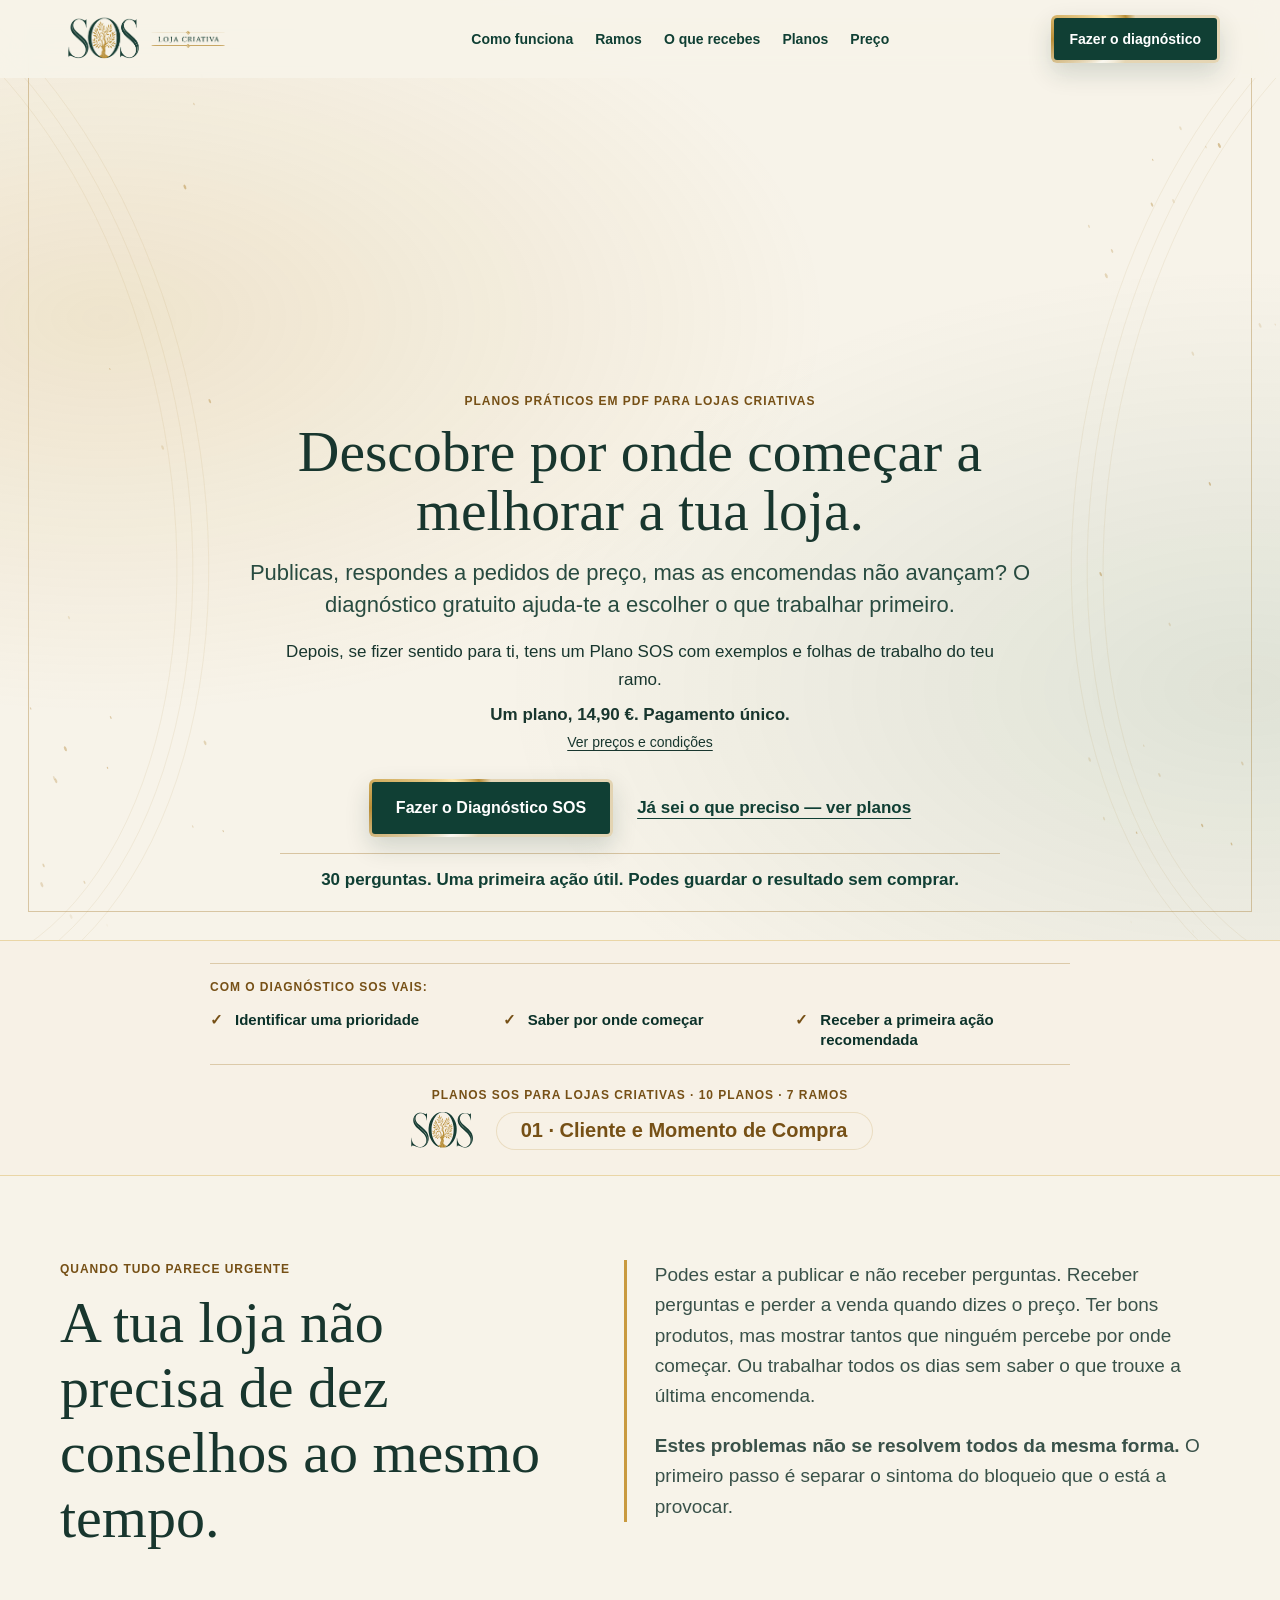
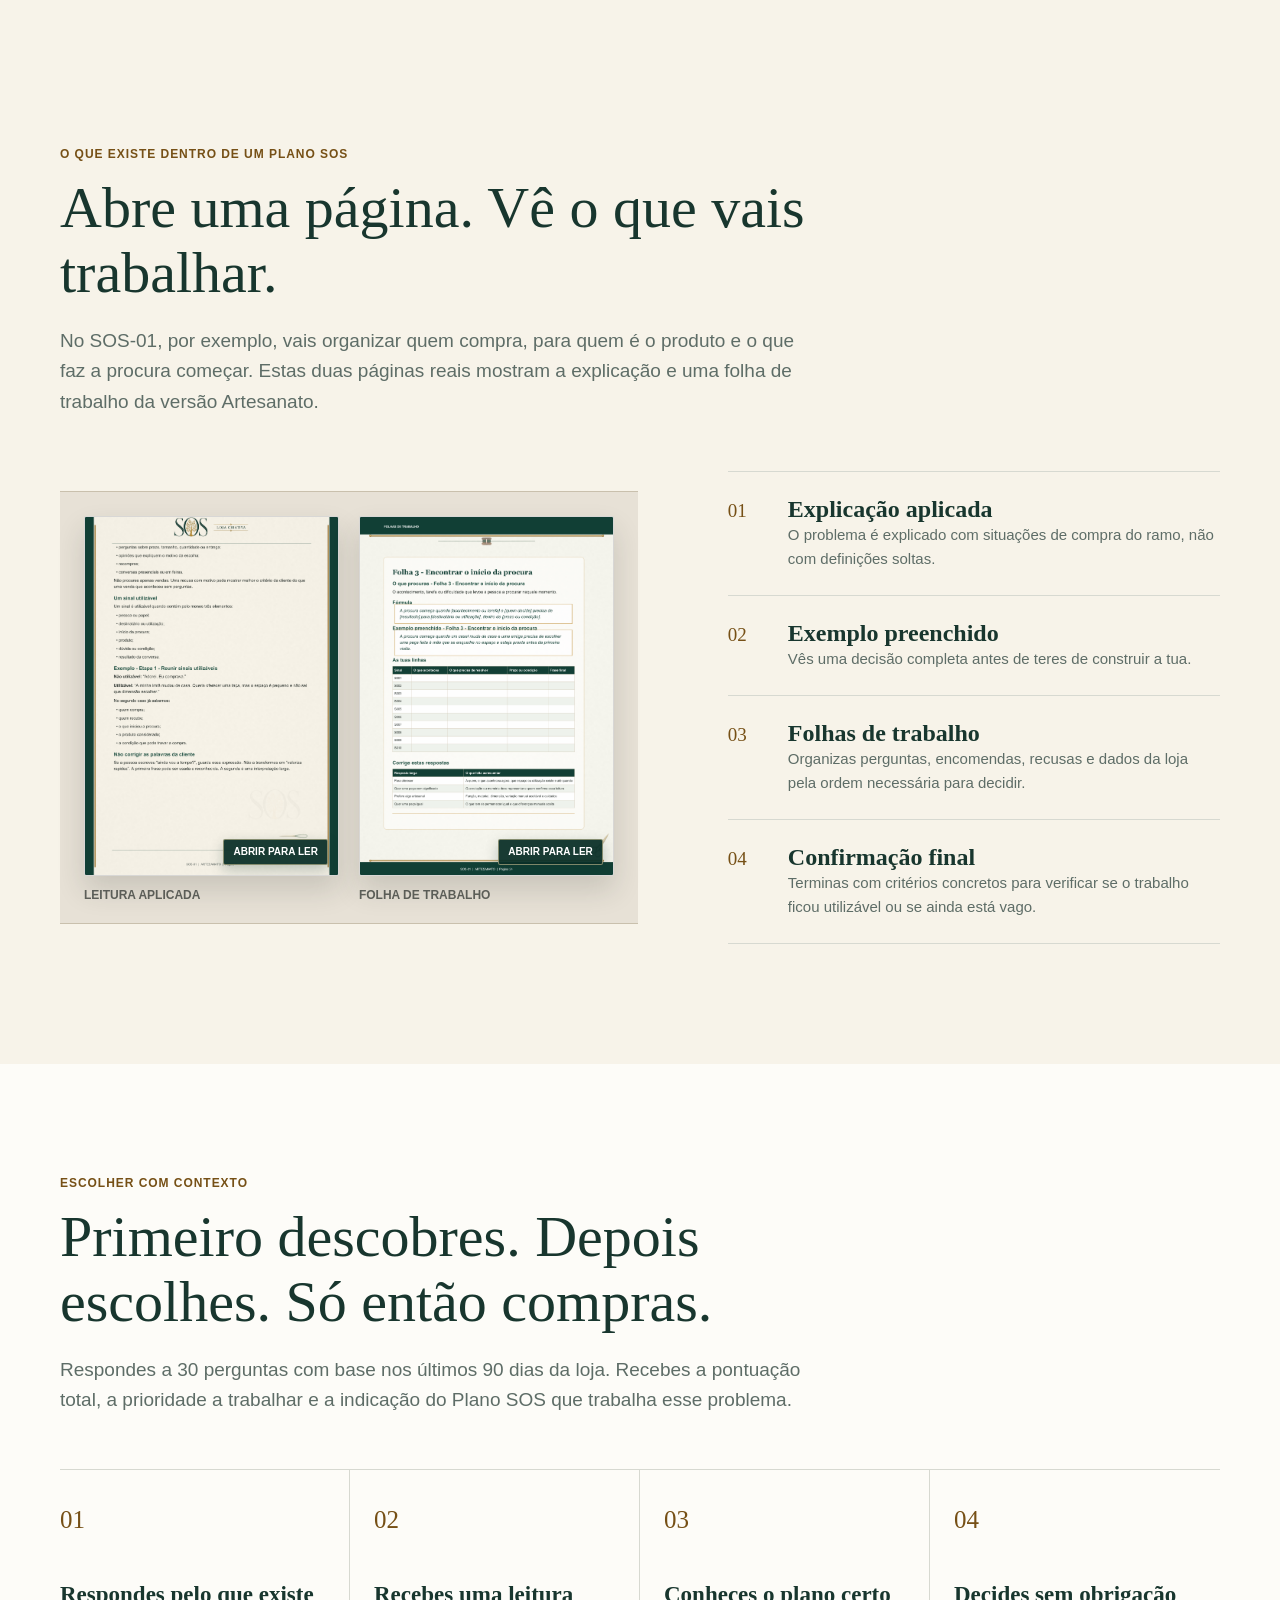
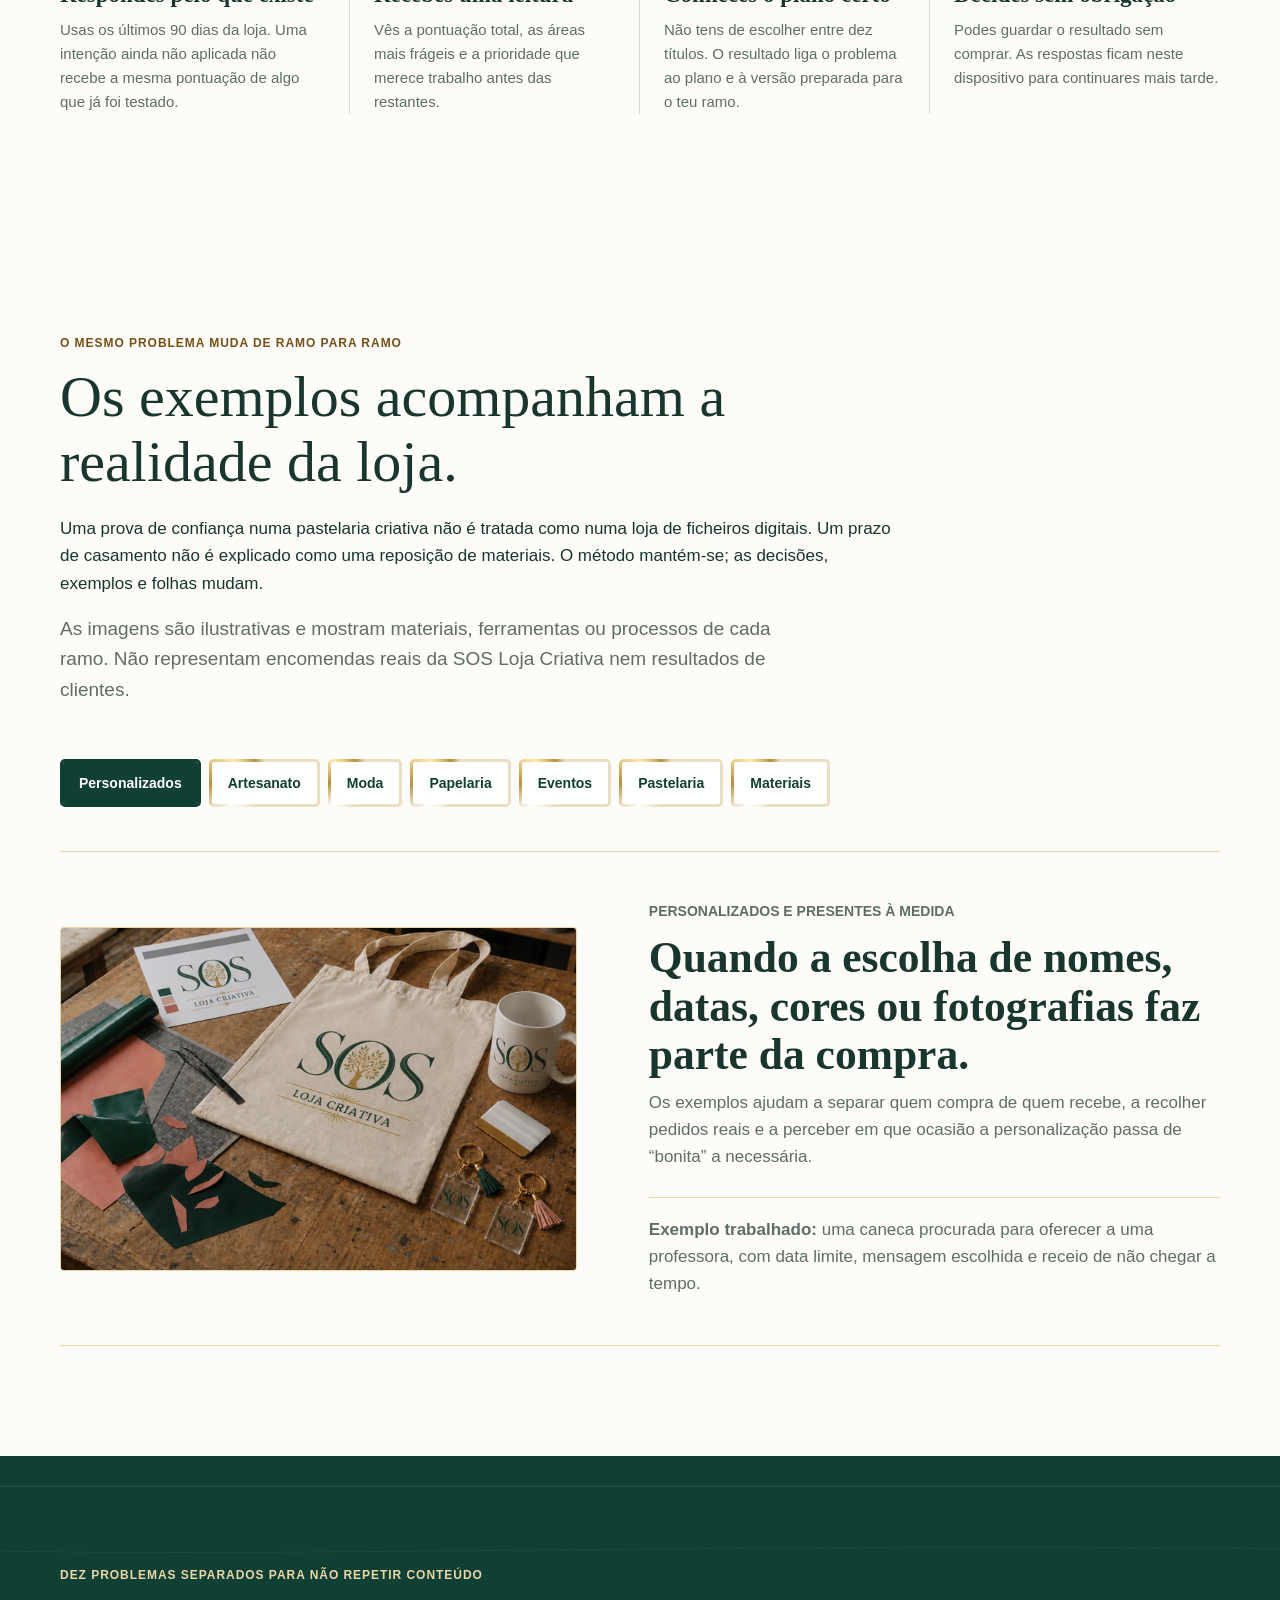
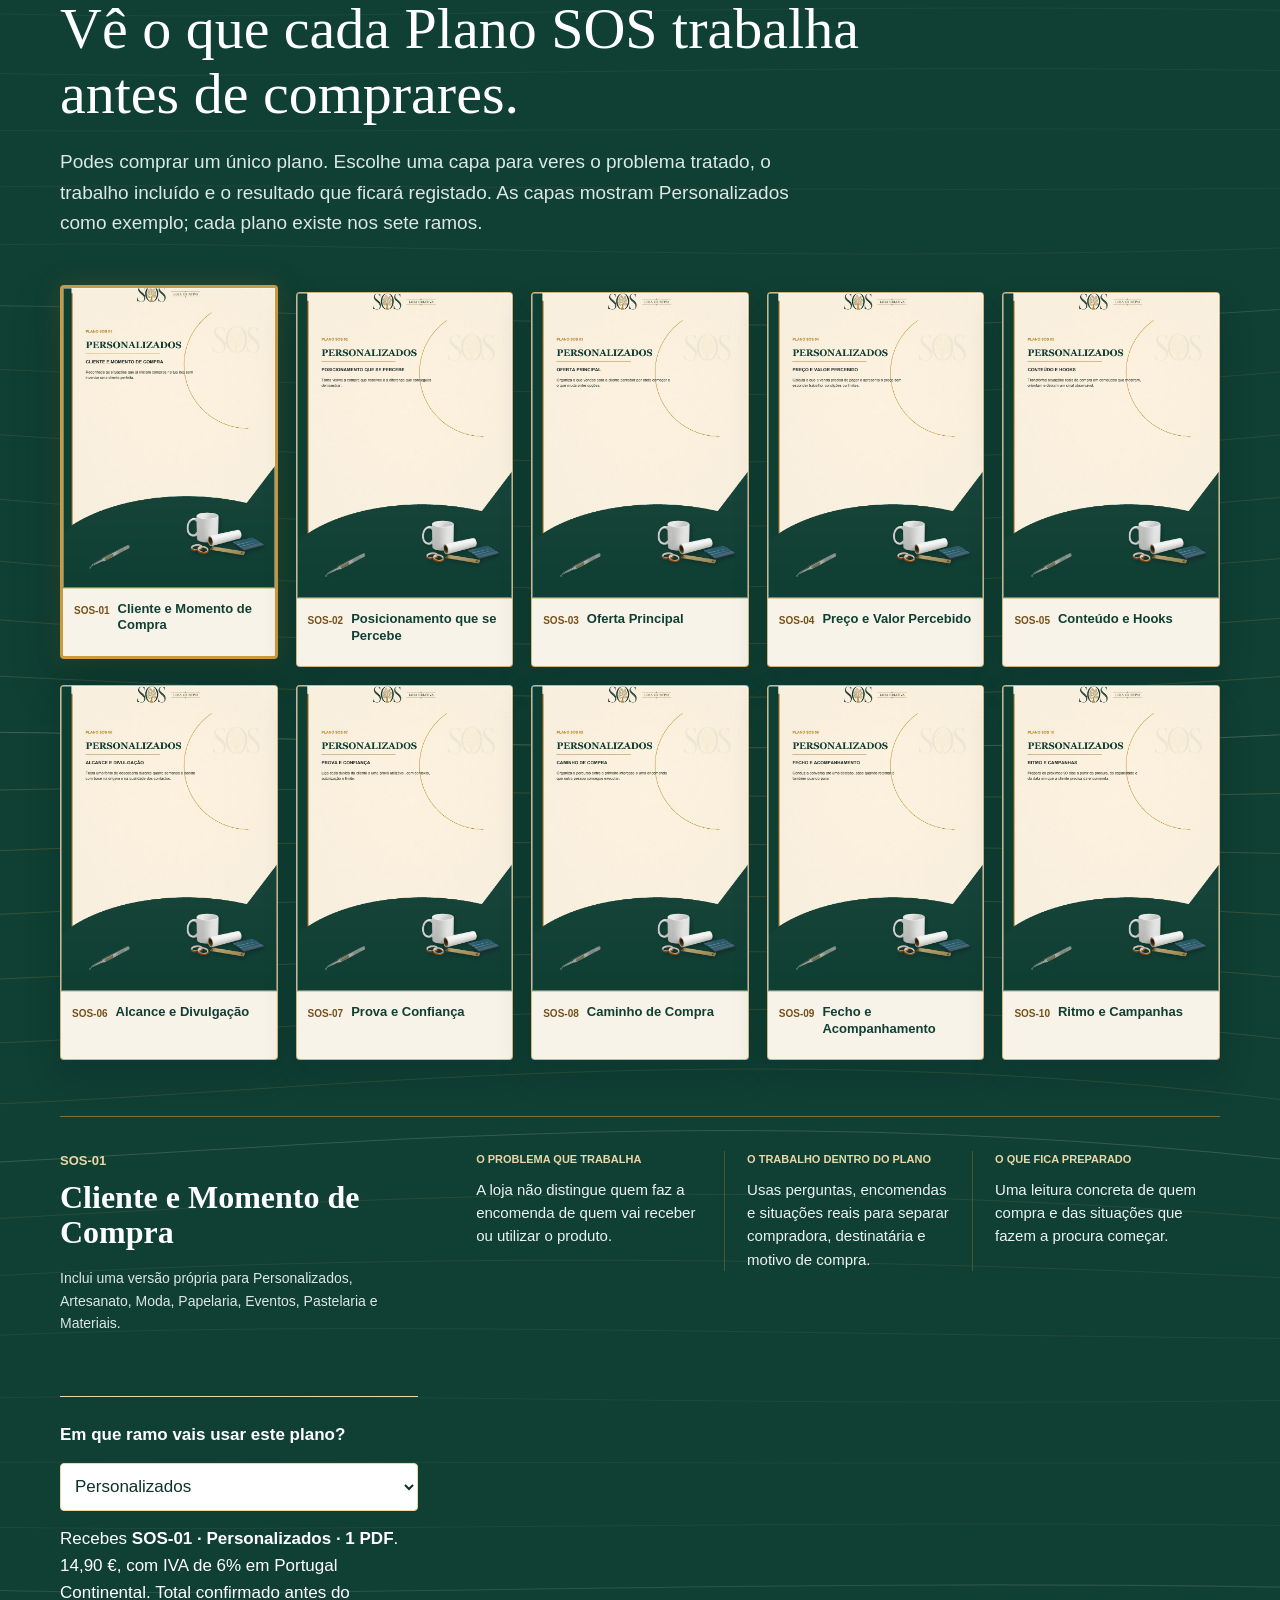
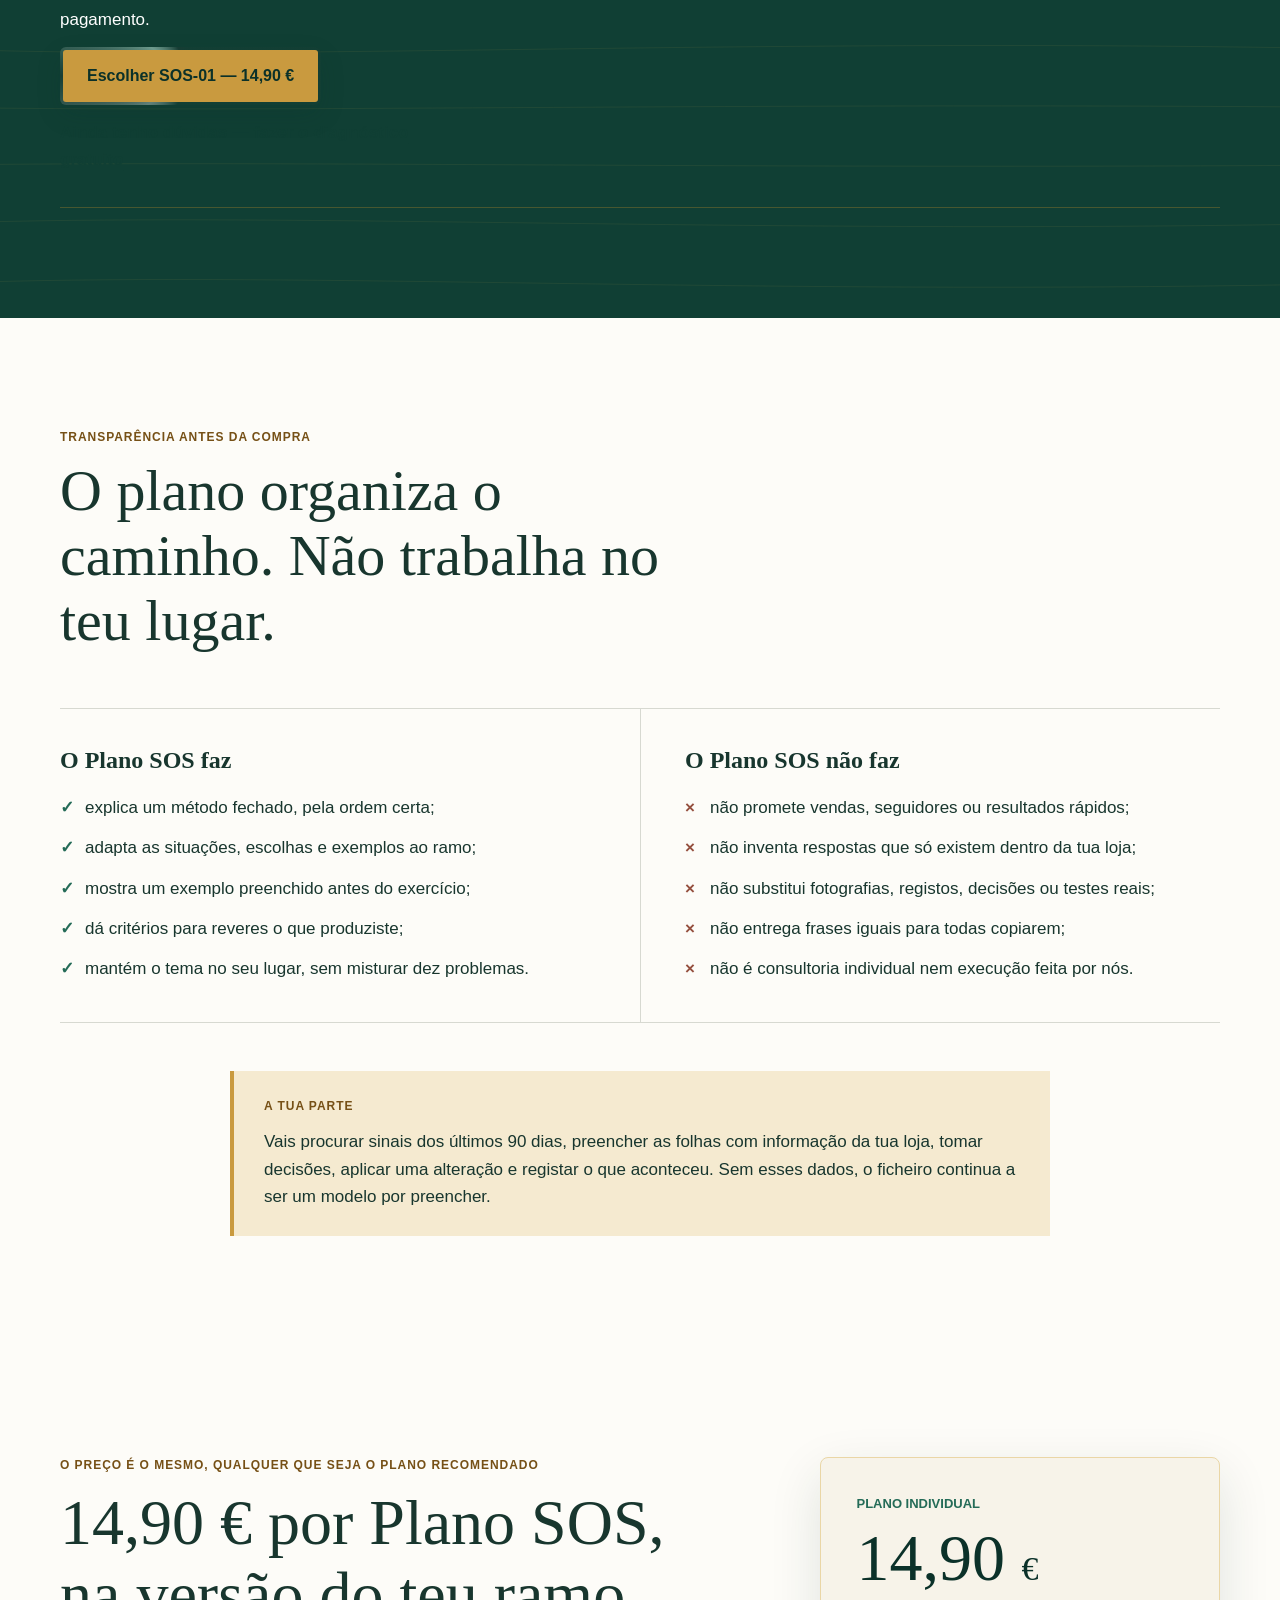
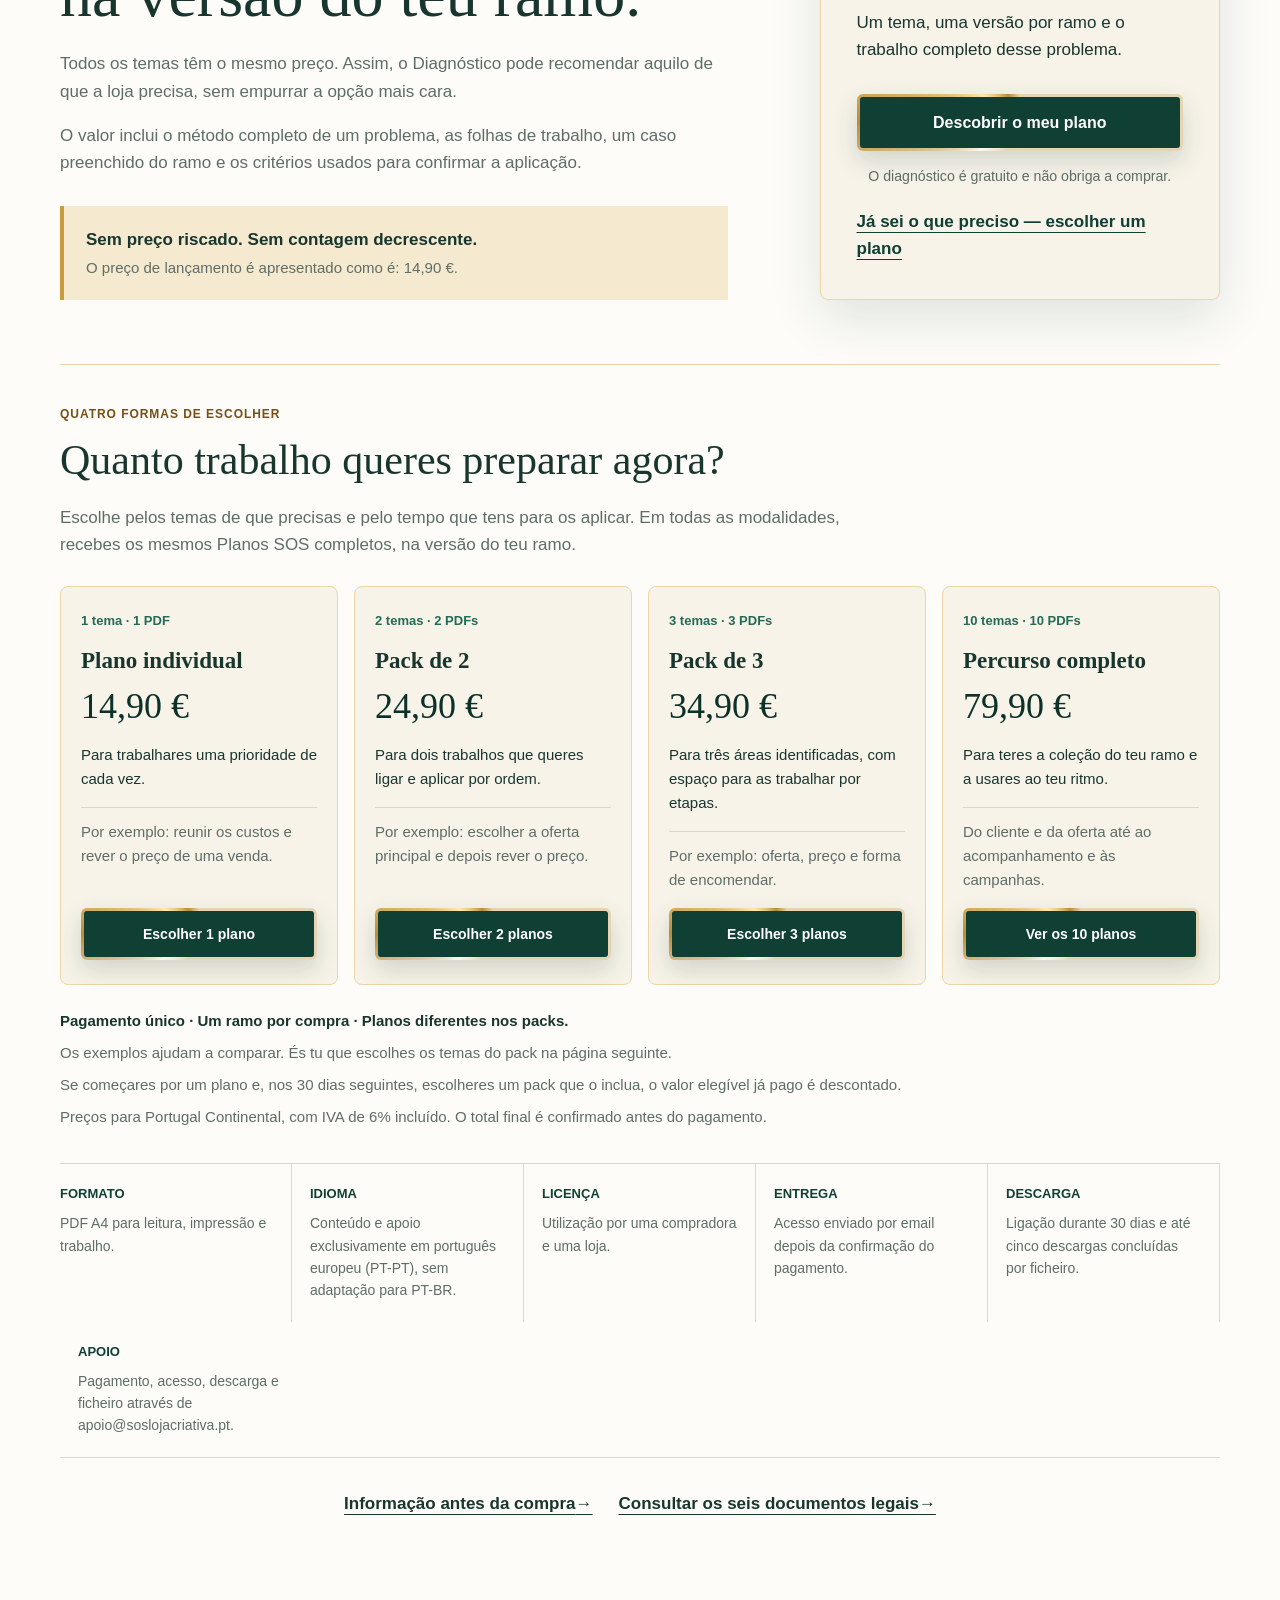
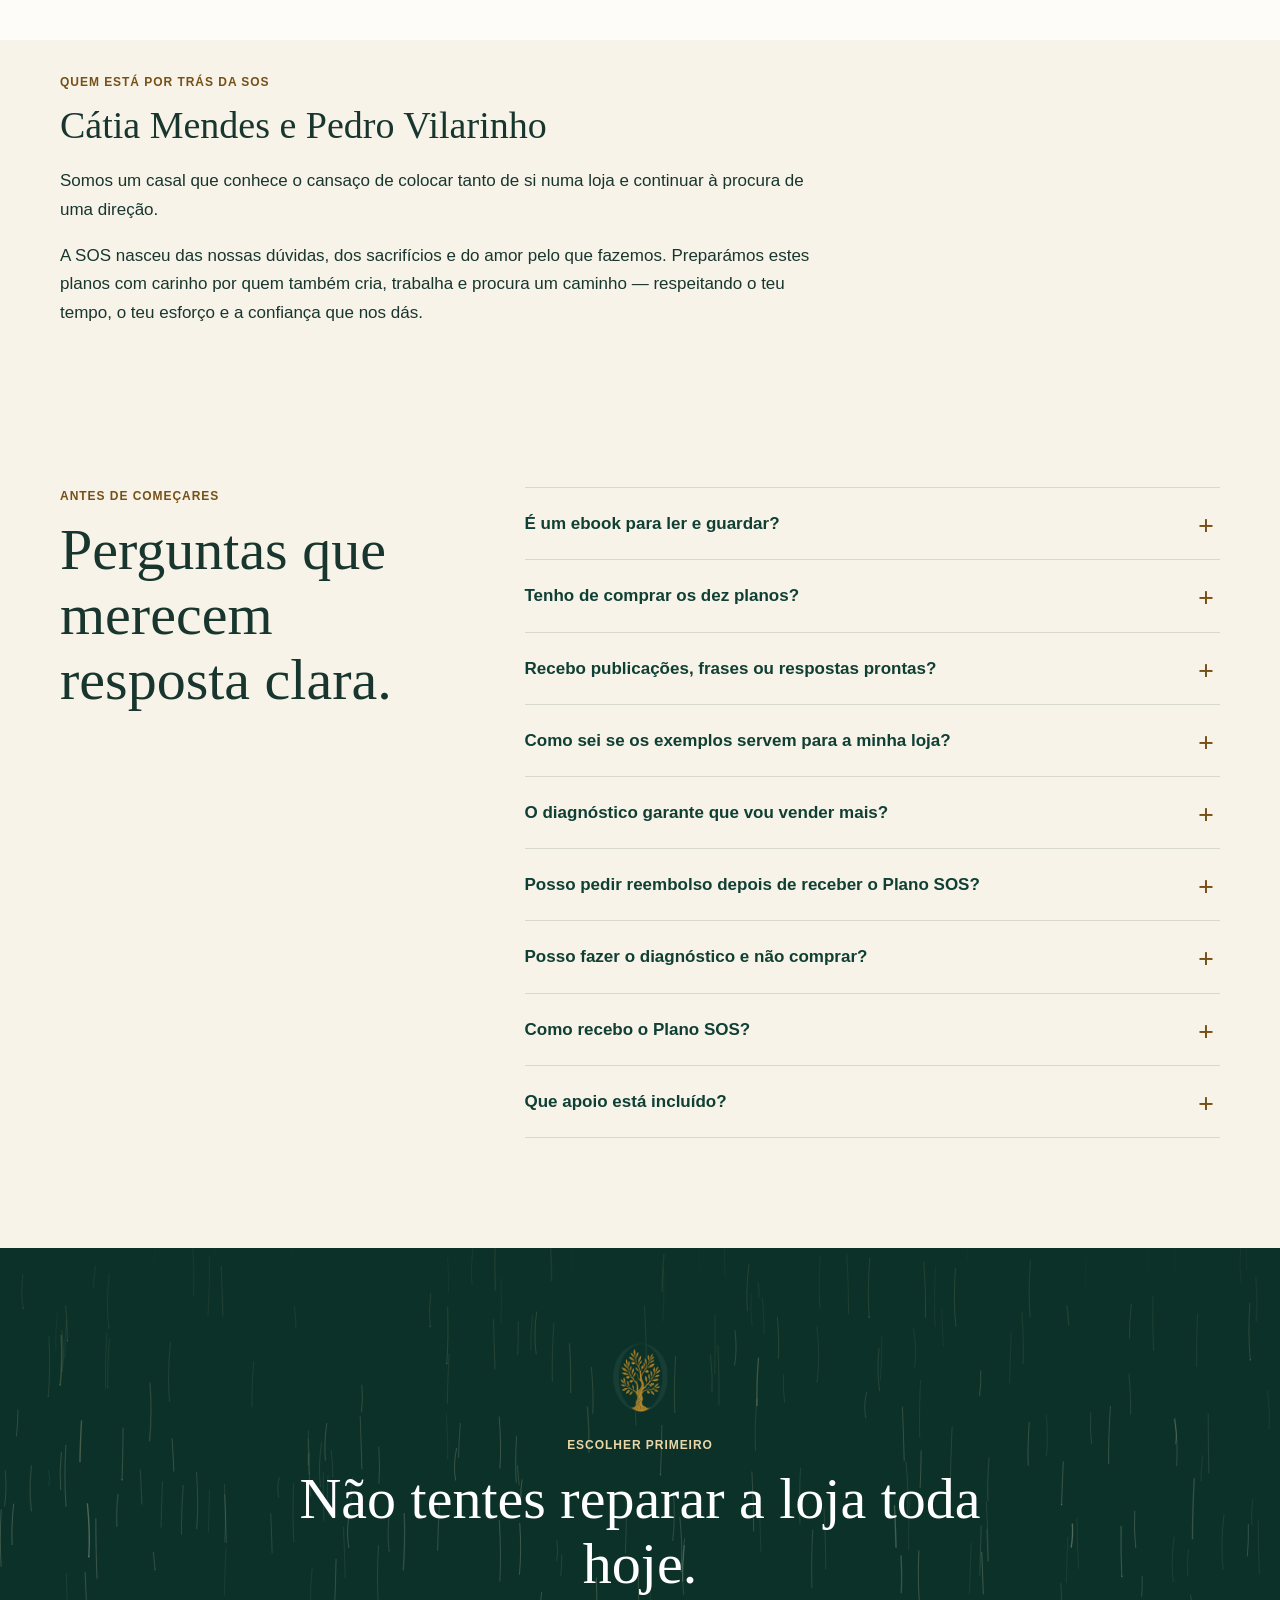
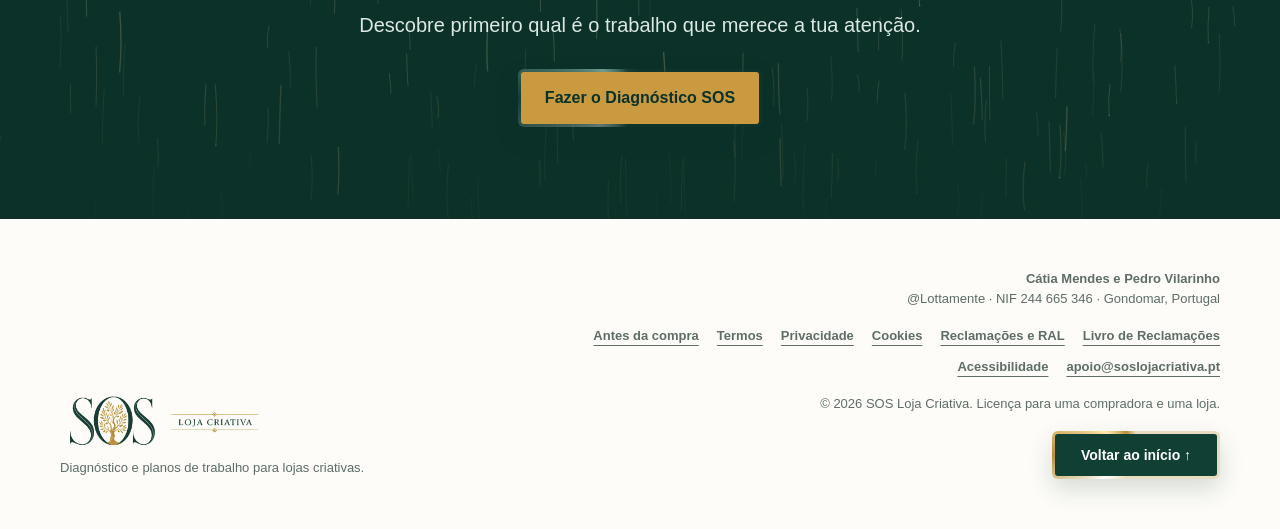
<file: index.html>
<!doctype html>
<html lang="pt-PT">
<head>
  <meta charset="utf-8">
  <meta name="viewport" content="width=device-width, initial-scale=1">
  <meta name="description" content="Descobre qual das 10 áreas da tua loja precisa de atenção primeiro e recebe uma direção clara para começares.">
  <meta name="theme-color" content="#103f34">
  <meta property="og:type" content="website">
  <meta property="og:title" content="Descobre por onde começar a melhorar a tua loja | SOS Loja Criativa">
  <meta property="og:description" content="Faz o Diagnóstico SOS gratuito e percebe qual das 10 áreas da tua loja precisa de atenção primeiro.">
  <meta property="og:url" content="https://soslojacriativa.pt/">
  <meta property="og:image" content="https://soslojacriativa.pt/assets/og.png">
  <meta property="og:image:width" content="1200">
  <meta property="og:image:height" content="630">
  <meta property="og:image:alt" content="Planos SOS para lojas criativas">
  <meta name="twitter:card" content="summary_large_image">
  <meta name="twitter:title" content="Descobre por onde começar a melhorar a tua loja | SOS Loja Criativa">
  <meta name="twitter:description" content="Faz o Diagnóstico SOS gratuito e percebe qual das 10 áreas da tua loja precisa de atenção primeiro.">
  <meta name="twitter:image" content="https://soslojacriativa.pt/assets/og.png">
  <title>SOS Loja Criativa | Descobre por onde começar a melhorar a tua loja</title>
  <link rel="canonical" href="https://soslojacriativa.pt/">
  <link rel="icon" type="image/png" href="assets/logo-icon.png">
  <link rel="stylesheet" href="styles.css?v=20260912-efeitos-2">
  <script src="app.js?v=20260912-efeitos-2" defer></script>
  <script src="sos-motion.js?v=20260912-efeitos-2" defer></script>
</head>
<body>
  <a class="skip-link" href="#conteudo" data-focus-target>Saltar para o conteúdo</a>

  <header class="site-header" data-header>
    <a class="brand" href="#inicio" aria-label="SOS Loja Criativa, início">
      <img src="assets/logo-horizontal.png" alt="SOS Loja Criativa">
    </a>
    <nav class="main-nav" aria-label="Navegação principal">
      <a href="#como-funciona">Como funciona</a>
      <a href="#ramos">Ramos</a>
      <a href="#o-que-recebes">O que recebes</a>
      <a href="#planos">Planos</a>
      <a href="#preco">Preço</a>
    </nav>
    <div class="header-actions">
      <a class="button button-small" href="diagnostico/index.html"><span class="button-effect-label">Fazer o diagnóstico</span></a>
    </div>
  </header>

  <main id="conteudo" tabindex="-1">
    <section class="hero" id="inicio" tabindex="-1" data-sos-atmosphere>
      <div class="hero-logo-stage" aria-hidden="true">
        <div class="hero-logo" data-sos-logo data-logo-src="assets/logo-vertical.svg">
          <img class="hero-logo-fallback" src="assets/logo-vertical.svg" alt="" width="1600" height="1381">
          <canvas class="hero-logo-reveal" aria-hidden="true"></canvas>
          <div class="hero-logo-lens" aria-hidden="true">
            <img class="hero-logo-lens-image" src="assets/logo-vertical.svg" alt="" width="1600" height="1381">
          </div>
        </div>
      </div>
      <div class="hero-inner">
        <div class="hero-copy">
          <p class="eyebrow">Planos práticos em PDF para lojas criativas</p>
          <h1>Descobre por onde começar a melhorar a tua loja.</h1>
          <p class="hero-lead">Publicas, respondes a pedidos de preço, mas as encomendas não avançam? O diagnóstico gratuito ajuda-te a escolher o que trabalhar primeiro.</p>
          <p class="hero-product">Depois, se fizer sentido para ti, tens um Plano SOS com exemplos e folhas de trabalho do teu ramo. <strong>Um plano, 14,90 €. Pagamento único.</strong> <a href="#preco">Ver preços e condições</a></p>
          <div class="hero-actions">
            <a class="button" href="diagnostico/index.html"><span class="button-effect-label">Fazer o Diagnóstico SOS</span></a>
            <a class="text-link" href="#planos">Já sei o que preciso — ver planos</a>
          </div>
          <p class="hero-trust"><strong>30 perguntas. Uma primeira ação útil. Podes guardar o resultado sem comprar.</strong></p>
        </div>
      </div>
      <ol class="visually-hidden">
        <li>SOS-01 Cliente e Momento de Compra</li>
        <li>SOS-02 Posicionamento que se Percebe</li>
        <li>SOS-03 Oferta Principal</li>
        <li>SOS-04 Preço e Valor Percebido</li>
        <li>SOS-05 Conteúdo e Hooks</li>
        <li>SOS-06 Alcance e Divulgação</li>
        <li>SOS-07 Prova e Confiança</li>
        <li>SOS-08 Caminho de Compra</li>
        <li>SOS-09 Fecho e Acompanhamento</li>
        <li>SOS-10 Ritmo e Campanhas</li>
      </ol>
    </section>

    <div class="hero-product-strip">
      <div class="hero-benefits" aria-label="Com o Diagnóstico SOS vais">
        <p>Com o Diagnóstico SOS vais:</p>
        <ul>
          <li>Identificar uma prioridade</li>
          <li>Saber por onde começar</li>
          <li>Receber a primeira ação recomendada</li>
        </ul>
      </div>
      <div class="plan-carousel" data-plan-carousel aria-hidden="true">
        <p class="plan-carousel-title">Planos SOS para lojas criativas · 10 planos · 7 ramos</p>
        <div class="plan-carousel-row">
          <span class="plan-carousel-prefix">
            <img src="assets/logo-monogram.svg" alt="" width="1600" height="953">
          </span>
          <span class="plan-carousel-badge" data-plan-carousel-badge>
            <span class="plan-carousel-text" data-plan-carousel-text>01 · Cliente e Momento de Compra</span>
          </span>
        </div>
      </div>
    </div>

    <section class="recognition band">
      <div class="section-inner recognition-grid">
        <div>
          <p class="eyebrow">Quando tudo parece urgente</p>
          <h2>A tua loja não precisa de dez conselhos ao mesmo tempo.</h2>
        </div>
        <div class="recognition-copy">
          <p>Podes estar a publicar e não receber perguntas. Receber perguntas e perder a venda quando dizes o preço. Ter bons produtos, mas mostrar tantos que ninguém percebe por onde começar. Ou trabalhar todos os dias sem saber o que trouxe a última encomenda.</p>
          <p><strong>Estes problemas não se resolvem todos da mesma forma.</strong> O primeiro passo é separar o sintoma do bloqueio que o está a provocar.</p>
        </div>
      </div>
    </section>

<section class="deliverables band" id="o-que-recebes">
      <div class="section-inner">
        <div class="section-heading">
          <p class="eyebrow">O que existe dentro de um Plano SOS</p>
          <h2>Abre uma página. Vê o que vais trabalhar.</h2>
          <p>No SOS-01, por exemplo, vais organizar quem compra, para quem é o produto e o que faz a procura começar. Estas duas páginas reais mostram a explicação e uma folha de trabalho da versão Artesanato.</p>
        </div>

        <div class="preview-layout">
          <div class="preview-stack" role="region" aria-label="Páginas reais do Plano SOS-01 Artesanato" tabindex="0">
            <figure class="preview-page preview-back">
              <a class="preview-sheet preview-trigger" href="assets/previews/sos01-artesanato-leitura-v11.png" target="_blank" rel="noopener" data-preview-open data-preview-title="Leitura aplicada" aria-label="Abrir a página de leitura aplicada em tamanho grande" aria-haspopup="dialog">
                <img src="assets/previews/sos01-artesanato-leitura-v11.png" alt="Página da versão final do Plano SOS-01 Artesanato com a explicação de um sinal de compra utilizável" width="1323" height="1871" loading="lazy">
                <span class="preview-open-label" aria-hidden="true">Abrir para ler</span>
              </a>
              <figcaption>Leitura aplicada</figcaption>
            </figure>
            <figure class="preview-page preview-front">
              <a class="preview-sheet preview-trigger" href="assets/previews/sos01-artesanato-folha-v11.png" target="_blank" rel="noopener" data-preview-open data-preview-title="Folha de trabalho" aria-label="Abrir a folha de trabalho em tamanho grande" aria-haspopup="dialog">
                <img src="assets/previews/sos01-artesanato-folha-v11.png" alt="Página da versão final do Plano SOS-01 Artesanato com a folha de trabalho para encontrar o início da procura" width="1323" height="1871" loading="lazy">
                <span class="preview-open-label" aria-hidden="true">Abrir para ler</span>
              </a>
              <figcaption>Folha de trabalho</figcaption>
            </figure>
          </div>
          <div class="deliverable-list">
            <div>
              <span>01</span>
              <h3>Explicação aplicada</h3>
              <p>O problema é explicado com situações de compra do ramo, não com definições soltas.</p>
            </div>
            <div>
              <span>02</span>
              <h3>Exemplo preenchido</h3>
              <p>Vês uma decisão completa antes de teres de construir a tua.</p>
            </div>
            <div>
              <span>03</span>
              <h3>Folhas de trabalho</h3>
              <p>Organizas perguntas, encomendas, recusas e dados da loja pela ordem necessária para decidir.</p>
            </div>
            <div>
              <span>04</span>
              <h3>Confirmação final</h3>
              <p>Terminas com critérios concretos para verificar se o trabalho ficou utilizável ou se ainda está vago.</p>
            </div>
          </div>
        </div>
      </div>
    </section>

    <section class="process" id="como-funciona">
      <div class="section-inner">
        <div class="section-heading">
          <p class="eyebrow">Escolher com contexto</p>
          <h2>Primeiro descobres. Depois escolhes. Só então compras.</h2>
          <p>Respondes a 30 perguntas com base nos últimos 90 dias da loja. Recebes a pontuação total, a prioridade a trabalhar e a indicação do Plano SOS que trabalha esse problema.</p>
        </div>
        <ol class="steps">
          <li>
            <span class="step-number">01</span>
            <h3>Respondes pelo que existe</h3>
            <p>Usas os últimos 90 dias da loja. Uma intenção ainda não aplicada não recebe a mesma pontuação de algo que já foi testado.</p>
          </li>
          <li>
            <span class="step-number">02</span>
            <h3>Recebes uma leitura</h3>
            <p>Vês a pontuação total, as áreas mais frágeis e a prioridade que merece trabalho antes das restantes.</p>
          </li>
          <li>
            <span class="step-number">03</span>
            <h3>Conheces o plano certo</h3>
            <p>Não tens de escolher entre dez títulos. O resultado liga o problema ao plano e à versão preparada para o teu ramo.</p>
          </li>
          <li>
            <span class="step-number">04</span>
            <h3>Decides sem obrigação</h3>
            <p>Podes guardar o resultado sem comprar. As respostas ficam neste dispositivo para continuares mais tarde.</p>
          </li>
        </ol>
      </div>
    </section>

<section class="branches" id="ramos">
      <div class="section-inner">
        <div class="section-heading">
          <p class="eyebrow">O mesmo problema muda de ramo para ramo</p>
          <h2>Os exemplos acompanham a realidade da loja.</h2>
          <p>Uma prova de confiança numa pastelaria criativa não é tratada como numa loja de ficheiros digitais. Um prazo de casamento não é explicado como uma reposição de materiais. O método mantém-se; as decisões, exemplos e folhas mudam.</p>
          <p class="branch-visual-note">As imagens são ilustrativas e mostram materiais, ferramentas ou processos de cada ramo. Não representam encomendas reais da SOS Loja Criativa nem resultados de clientes.</p>
        </div>

        <div class="branch-tabs" role="tablist" aria-label="Escolher ramo">
          <button class="branch-tab is-active" id="branch-tab-personalizados" type="button" role="tab" aria-selected="true" aria-controls="branch-panel" tabindex="0" data-branch="personalizados"><span class="button-effect-label">Personalizados</span></button>
          <button class="branch-tab" id="branch-tab-artesanato" type="button" role="tab" aria-selected="false" aria-controls="branch-panel" tabindex="-1" data-branch="artesanato"><span class="button-effect-label">Artesanato</span></button>
          <button class="branch-tab" id="branch-tab-moda" type="button" role="tab" aria-selected="false" aria-controls="branch-panel" tabindex="-1" data-branch="moda"><span class="button-effect-label">Moda</span></button>
          <button class="branch-tab" id="branch-tab-papelaria" type="button" role="tab" aria-selected="false" aria-controls="branch-panel" tabindex="-1" data-branch="papelaria"><span class="button-effect-label">Papelaria</span></button>
          <button class="branch-tab" id="branch-tab-eventos" type="button" role="tab" aria-selected="false" aria-controls="branch-panel" tabindex="-1" data-branch="eventos"><span class="button-effect-label">Eventos</span></button>
          <button class="branch-tab" id="branch-tab-pastelaria" type="button" role="tab" aria-selected="false" aria-controls="branch-panel" tabindex="-1" data-branch="pastelaria"><span class="button-effect-label">Pastelaria</span></button>
          <button class="branch-tab" id="branch-tab-materiais" type="button" role="tab" aria-selected="false" aria-controls="branch-panel" tabindex="-1" data-branch="materiais"><span class="button-effect-label">Materiais</span></button>
        </div>

        <div class="branch-stage" id="branch-panel" role="tabpanel" aria-labelledby="branch-tab-personalizados" aria-live="polite" tabindex="0">
          <div class="branch-image-wrap">
            <img id="branch-image" src="assets/editorial/personalizados.webp" alt="Saco de pano e caneca personalizados com o logótipo SOS Loja Criativa numa bancada de trabalho" width="1440" height="960" loading="lazy">
          </div>
          <div class="branch-copy">
            <p class="branch-kicker" id="branch-kicker">Personalizados e presentes à medida</p>
            <h3 id="branch-title">Quando a escolha de nomes, datas, cores ou fotografias faz parte da compra.</h3>
            <p id="branch-text">Os exemplos ajudam a separar quem compra de quem recebe, a recolher pedidos reais e a perceber em que ocasião a personalização passa de “bonita” a necessária.</p>
            <p class="branch-example"><strong>Exemplo trabalhado:</strong> <span id="branch-example">uma caneca procurada para oferecer a uma professora, com data limite, mensagem escolhida e receio de não chegar a tempo.</span></p>
          </div>
        </div>
      </div>
    </section>



    <section class="plan-showcase" id="planos" data-plan-showcase data-sos-flow aria-labelledby="plan-showcase-title">
      <div class="section-inner plan-showcase-inner">
        <div class="section-heading plan-showcase-heading">
          <p class="eyebrow">Dez problemas separados para não repetir conteúdo</p>
          <h2 id="plan-showcase-title">Vê o que cada Plano SOS trabalha antes de comprares.</h2>
          <p>Podes comprar um único plano. Escolhe uma capa para veres o problema tratado, o trabalho incluído e o resultado que ficará registado. As capas mostram Personalizados como exemplo; cada plano existe nos sete ramos.</p>
        </div>

        <ol class="plan-cover-list" aria-label="Escolher um Plano SOS">
          <li><button class="plan-cover is-active" type="button" data-plan-index="0" aria-pressed="true" aria-controls="plan-detail"><span class="plan-cover-media"><img src="assets/covers/sos-01.webp" alt="Capa do SOS-01 Cliente e Momento de Compra, versão Personalizados"></span><span class="plan-cover-label"><span class="plan-cover-code">SOS-01</span><strong>Cliente e Momento de Compra</strong></span></button></li>
          <li><button class="plan-cover" type="button" data-plan-index="1" aria-pressed="false" aria-controls="plan-detail"><span class="plan-cover-media"><img src="assets/covers/sos-02.webp" alt="Capa do SOS-02 Posicionamento que se Percebe, versão Personalizados" loading="lazy"></span><span class="plan-cover-label"><span class="plan-cover-code">SOS-02</span><strong>Posicionamento que se Percebe</strong></span></button></li>
          <li><button class="plan-cover" type="button" data-plan-index="2" aria-pressed="false" aria-controls="plan-detail"><span class="plan-cover-media"><img src="assets/covers/sos-03.webp" alt="Capa do SOS-03 Oferta Principal, versão Personalizados" loading="lazy"></span><span class="plan-cover-label"><span class="plan-cover-code">SOS-03</span><strong>Oferta Principal</strong></span></button></li>
          <li><button class="plan-cover" type="button" data-plan-index="3" aria-pressed="false" aria-controls="plan-detail"><span class="plan-cover-media"><img src="assets/covers/sos-04.webp" alt="Capa do SOS-04 Preço e Valor Percebido, versão Personalizados" loading="lazy"></span><span class="plan-cover-label"><span class="plan-cover-code">SOS-04</span><strong>Preço e Valor Percebido</strong></span></button></li>
          <li><button class="plan-cover" type="button" data-plan-index="4" aria-pressed="false" aria-controls="plan-detail"><span class="plan-cover-media"><img src="assets/covers/sos-05.webp" alt="Capa do SOS-05 Conteúdo e Hooks, versão Personalizados" loading="lazy"></span><span class="plan-cover-label"><span class="plan-cover-code">SOS-05</span><strong>Conteúdo e Hooks</strong></span></button></li>
          <li><button class="plan-cover" type="button" data-plan-index="5" aria-pressed="false" aria-controls="plan-detail"><span class="plan-cover-media"><img src="assets/covers/sos-06.webp" alt="Capa do SOS-06 Alcance e Divulgação, versão Personalizados" loading="lazy"></span><span class="plan-cover-label"><span class="plan-cover-code">SOS-06</span><strong>Alcance e Divulgação</strong></span></button></li>
          <li><button class="plan-cover" type="button" data-plan-index="6" aria-pressed="false" aria-controls="plan-detail"><span class="plan-cover-media"><img src="assets/covers/sos-07.webp" alt="Capa do SOS-07 Prova e Confiança, versão Personalizados" loading="lazy"></span><span class="plan-cover-label"><span class="plan-cover-code">SOS-07</span><strong>Prova e Confiança</strong></span></button></li>
          <li><button class="plan-cover" type="button" data-plan-index="7" aria-pressed="false" aria-controls="plan-detail"><span class="plan-cover-media"><img src="assets/covers/sos-08.webp" alt="Capa do SOS-08 Caminho de Compra, versão Personalizados" loading="lazy"></span><span class="plan-cover-label"><span class="plan-cover-code">SOS-08</span><strong>Caminho de Compra</strong></span></button></li>
          <li><button class="plan-cover" type="button" data-plan-index="8" aria-pressed="false" aria-controls="plan-detail"><span class="plan-cover-media"><img src="assets/covers/sos-09.webp" alt="Capa do SOS-09 Fecho e Acompanhamento, versão Personalizados" loading="lazy"></span><span class="plan-cover-label"><span class="plan-cover-code">SOS-09</span><strong>Fecho e Acompanhamento</strong></span></button></li>
          <li><button class="plan-cover" type="button" data-plan-index="9" aria-pressed="false" aria-controls="plan-detail"><span class="plan-cover-media"><img src="assets/covers/sos-10.webp" alt="Capa do SOS-10 Ritmo e Campanhas, versão Personalizados" loading="lazy"></span><span class="plan-cover-label"><span class="plan-cover-code">SOS-10</span><strong>Ritmo e Campanhas</strong></span></button></li>
        </ol>

        <div class="plan-detail" id="plan-detail" aria-live="polite">
          <div class="plan-detail-heading">
            <p class="plan-detail-code" id="plan-detail-code">SOS-01</p>
            <h3 id="plan-detail-title">Cliente e Momento de Compra</h3>
            <p class="plan-detail-branch">Inclui uma versão própria para Personalizados, Artesanato, Moda, Papelaria, Eventos, Pastelaria e Materiais.</p>
          </div>
          <div class="plan-detail-grid">
            <div><span>O problema que trabalha</span><p id="plan-detail-problem">A loja não distingue quem faz a encomenda de quem vai receber ou utilizar o produto.</p></div>
            <div><span>O trabalho dentro do plano</span><p id="plan-detail-work">Usas perguntas, encomendas e situações reais para separar compradora, destinatária e motivo de compra.</p></div>
            <div><span>O que fica preparado</span><p id="plan-detail-result">Uma leitura concreta de quem compra e das situações que fazem a procura começar.</p></div>
          </div>
          <div class="plan-purchase">
            <label for="plan-purchase-branch">Em que ramo vais usar este plano?</label>
            <select id="plan-purchase-branch">
              <option value="PER">Personalizados</option><option value="ART">Artesanato</option><option value="MOD">Moda</option><option value="PAP">Papelaria</option><option value="EVE">Eventos</option><option value="PAS">Pastelaria</option><option value="MAT">Materiais</option>
            </select>
            <p>Recebes <strong id="plan-purchase-summary">SOS-01 · Personalizados · 1 PDF</strong>. 14,90 €, com IVA de 6% em Portugal Continental. Total confirmado antes do pagamento.</p>
            <a id="plan-purchase-link" class="button button-gold" href="https://sos-loja-criativa.rea-de-traba-5298.chatgpt.site/comprar?oferta=PLANO&amp;ramo=PER&amp;planos=SOS-01"><span class="button-effect-label">Escolher SOS-01 — 14,90 €</span></a>
            <a class="text-link" href="diagnostico/index.html">Ainda tenho dúvidas — fazer o diagnóstico gratuito</a>
          </div>
        </div>
      </div>
    </section>

    <section class="responsibility">
      <div class="section-inner">
        <div class="section-heading narrow">
          <p class="eyebrow">Transparência antes da compra</p>
          <h2>O plano organiza o caminho. Não trabalha no teu lugar.</h2>
        </div>
        <div class="responsibility-grid">
          <div class="included">
            <h3>O Plano SOS faz</h3>
            <ul>
              <li>explica um método fechado, pela ordem certa;</li>
              <li>adapta as situações, escolhas e exemplos ao ramo;</li>
              <li>mostra um exemplo preenchido antes do exercício;</li>
              <li>dá critérios para reveres o que produziste;</li>
              <li>mantém o tema no seu lugar, sem misturar dez problemas.</li>
            </ul>
          </div>
          <div class="not-included">
            <h3>O Plano SOS não faz</h3>
            <ul>
              <li>não promete vendas, seguidores ou resultados rápidos;</li>
              <li>não inventa respostas que só existem dentro da tua loja;</li>
              <li>não substitui fotografias, registos, decisões ou testes reais;</li>
              <li>não entrega frases iguais para todas copiarem;</li>
              <li>não é consultoria individual nem execução feita por nós.</li>
            </ul>
          </div>
        </div>
        <div class="your-work">
          <p class="eyebrow">A tua parte</p>
          <p>Vais procurar sinais dos últimos 90 dias, preencher as folhas com informação da tua loja, tomar decisões, aplicar uma alteração e registar o que aconteceu. Sem esses dados, o ficheiro continua a ser um modelo por preencher.</p>
        </div>
      </div>
    </section>

    <section class="pricing" id="preco">
      <div class="section-inner pricing-layout">
        <div class="pricing-copy">
          <p class="eyebrow">O preço é o mesmo, qualquer que seja o plano recomendado</p>
          <h2>14,90 € por Plano SOS, na versão do teu ramo.</h2>
          <p>Todos os temas têm o mesmo preço. Assim, o Diagnóstico pode recomendar aquilo de que a loja precisa, sem empurrar a opção mais cara.</p>
          <p>O valor inclui o método completo de um problema, as folhas de trabalho, um caso preenchido do ramo e os critérios usados para confirmar a aplicação.</p>
          <div class="pricing-note">
            <strong>Sem preço riscado. Sem contagem decrescente.</strong>
            <span>O preço de lançamento é apresentado como é: 14,90 €.</span>
          </div>
        </div>
        <div class="price-panel">
          <p class="price-label">Plano individual</p>
          <p class="price">14,90 <span>€</span></p>
          <p>Um tema, uma versão por ramo e o trabalho completo desse problema.</p>
          <a class="button" href="diagnostico/index.html"><span class="button-effect-label">Descobrir o meu plano</span></a>
          <small>O diagnóstico é gratuito e não obriga a comprar.</small>
          <a class="text-link" href="#planos">Já sei o que preciso — escolher um plano</a>
        </div>
      </div>
      <section class="section-inner offer-comparison" id="modalidades" aria-labelledby="offer-comparison-title">
        <div class="comparison-heading">
          <p class="eyebrow">Quatro formas de escolher</p>
          <h2 id="offer-comparison-title">Quanto trabalho queres preparar agora?</h2>
          <p>Escolhe pelos temas de que precisas e pelo tempo que tens para os aplicar. Em todas as modalidades, recebes os mesmos Planos SOS completos, na versão do teu ramo.</p>
        </div>
        <div class="offer-comparison-grid">
          <article class="offer-card">
            <p class="offer-count">1 tema · 1 PDF</p>
            <h3>Plano individual</h3>
            <p class="offer-price">14,90 €</p>
            <p>Para trabalhares uma prioridade de cada vez.</p>
            <p class="offer-example">Por exemplo: reunir os custos e rever o preço de uma venda.</p>
            <a class="button" data-offer-link="PLANO" href="https://sos-loja-criativa.rea-de-traba-5298.chatgpt.site/comprar?oferta=PLANO&amp;alterar=1"><span class="button-effect-label">Escolher 1 plano</span></a>
          </article>
          <article class="offer-card">
            <p class="offer-count">2 temas · 2 PDFs</p>
            <h3>Pack de 2</h3>
            <p class="offer-price">24,90 €</p>
            <p>Para dois trabalhos que queres ligar e aplicar por ordem.</p>
            <p class="offer-example">Por exemplo: escolher a oferta principal e depois rever o preço.</p>
            <a class="button" data-offer-link="PACK2" href="https://sos-loja-criativa.rea-de-traba-5298.chatgpt.site/comprar?oferta=PACK2&amp;alterar=1"><span class="button-effect-label">Escolher 2 planos</span></a>
          </article>
          <article class="offer-card">
            <p class="offer-count">3 temas · 3 PDFs</p>
            <h3>Pack de 3</h3>
            <p class="offer-price">34,90 €</p>
            <p>Para três áreas identificadas, com espaço para as trabalhar por etapas.</p>
            <p class="offer-example">Por exemplo: oferta, preço e forma de encomendar.</p>
            <a class="button" data-offer-link="PACK3" href="https://sos-loja-criativa.rea-de-traba-5298.chatgpt.site/comprar?oferta=PACK3&amp;alterar=1"><span class="button-effect-label">Escolher 3 planos</span></a>
          </article>
          <article class="offer-card">
            <p class="offer-count">10 temas · 10 PDFs</p>
            <h3>Percurso completo</h3>
            <p class="offer-price">79,90 €</p>
            <p>Para teres a coleção do teu ramo e a usares ao teu ritmo.</p>
            <p class="offer-example">Do cliente e da oferta até ao acompanhamento e às campanhas.</p>
            <a class="button" data-offer-link="COMPLETO" href="https://sos-loja-criativa.rea-de-traba-5298.chatgpt.site/comprar?oferta=COMPLETO&amp;alterar=1"><span class="button-effect-label">Ver os 10 planos</span></a>
          </article>
        </div>
        <div class="comparison-conditions">
          <p><strong>Pagamento único · Um ramo por compra · Planos diferentes nos packs.</strong></p>
          <p>Os exemplos ajudam a comparar. És tu que escolhes os temas do pack na página seguinte.</p>
          <p>Se começares por um plano e, nos 30 dias seguintes, escolheres um pack que o inclua, o valor elegível já pago é descontado.</p>
          <p>Preços para Portugal Continental, com IVA de 6% incluído. O total final é confirmado antes do pagamento.</p>
        </div>
      </section>
      <div class="section-inner purchase-facts" aria-label="Condições principais da compra">
        <div><strong>Formato</strong><span>PDF A4 para leitura, impressão e trabalho.</span></div>
        <div><strong>Idioma</strong><span>Conteúdo e apoio exclusivamente em português europeu (PT-PT), sem adaptação para PT-BR.</span></div>
        <div><strong>Licença</strong><span>Utilização por uma compradora e uma loja.</span></div>
        <div><strong>Entrega</strong><span>Acesso enviado por email depois da confirmação do pagamento.</span></div>
        <div><strong>Descarga</strong><span>Ligação durante 30 dias e até cinco descargas concluídas por ficheiro.</span></div>
        <div><strong>Apoio</strong><span>Pagamento, acesso, descarga e ficheiro através de apoio@soslojacriativa.pt.</span></div>
      </div>
      <div class="section-inner pricing-legal-entry">
        <a class="text-link" href="legal/informacao-antes-da-compra.html">Informação antes da compra <span aria-hidden="true">→</span></a>
        <a class="text-link" href="legal/index.html">Consultar os seis documentos legais <span aria-hidden="true">→</span></a>
      </div>
    </section>

    <section class="creator-note band" aria-labelledby="creator-title">
      <div class="section-inner">
        <p class="eyebrow">Quem está por trás da SOS</p>
        <h2 id="creator-title">Cátia Mendes e Pedro Vilarinho</h2>
        <p>Somos um casal que conhece o cansaço de colocar tanto de si numa loja e continuar à procura de uma direção.</p>
        <p>A SOS nasceu das nossas dúvidas, dos sacrifícios e do amor pelo que fazemos. Preparámos estes planos com carinho por quem também cria, trabalha e procura um caminho — respeitando o teu tempo, o teu esforço e a confiança que nos dás.</p>
      </div>
    </section>
    <section class="faq band">
      <div class="section-inner faq-layout">
        <div class="section-heading narrow">
          <p class="eyebrow">Antes de começares</p>
          <h2>Perguntas que merecem resposta clara.</h2>
        </div>
        <div class="faq-list">
          <details>
            <summary>É um ebook para ler e guardar?</summary>
            <p>É um ficheiro PDF A4 de leitura e trabalho. Tem explicação, mas não foi feito apenas para guardar: lês uma parte, aplicas à tua loja, completas as folhas e confirmas o resultado antes de avançar.</p>
          </details>
          <details>
            <summary>Tenho de comprar os dez planos?</summary>
            <p>Não. O Diagnóstico identifica a prioridade e recomenda um plano. Podes comprar apenas esse, trabalhar e voltar a avaliar a loja mais tarde.</p>
          </details>
          <details>
            <summary>Recebo publicações, frases ou respostas prontas?</summary>
            <p>Recebes estruturas, critérios e exemplos preenchidos. Não seria honesto entregar a mesma frase a lojas com produtos, clientes, prazos e formas de venda diferentes.</p>
          </details>
          <details>
            <summary>Como sei se os exemplos servem para a minha loja?</summary>
            <p>Existem versões próprias para Personalizados, Artesanato, Moda, Papelaria, Eventos, Pastelaria e Materiais. O ramo é escolhido antes das 30 perguntas.</p>
          </details>
          <details>
            <summary>O diagnóstico garante que vou vender mais?</summary>
            <p>Não. Mostra onde a estrutura está fraca e dá uma direção fundamentada. As vendas dependem do produto, da procura, da execução e das decisões que tomares depois.</p>
          </details>
          <details>
            <summary>Posso pedir reembolso depois de receber o Plano SOS?</summary>
            <p>Se tiveres a qualidade legal de consumidora, ao pedires o fornecimento imediato e reconheceres a perda do direito de livre resolução, esse direito termina quando a ligação protegida te é disponibilizada, sem depender de a abrires ou descarregares o ficheiro. Manténs os direitos aplicáveis em caso de falta de entrega, cobrança indevida ou falta de conformidade.</p>
          </details>
          <details>
            <summary>Posso fazer o diagnóstico e não comprar?</summary>
            <p>Sim. O resultado é teu. Só compras se quiseres trabalhar essa prioridade com um método já organizado para o teu ramo.</p>
          </details>
          <details>
            <summary>Como recebo o Plano SOS?</summary>
            <p>Depois da confirmação do pagamento, recebes por email uma ligação válida durante 30 dias. Podes concluir até cinco descargas por ficheiro; o PDF que guardares no teu dispositivo não expira.</p>
          </details>
          <details>
            <summary>Que apoio está incluído?</summary>
            <p>O apoio trata dúvidas sobre pagamento, faturação, acesso, ligação, descarga, ficheiro, plano, ramo ou licença. Não inclui consultoria, preenchimento das folhas nem execução do método pela SOS Loja Criativa.</p>
          </details>
        </div>
      </div>
    </section>

    <section class="final-cta sos-rain-band" data-sos-rain>
      <div class="section-inner">
        <img src="assets/logo-icon.png" alt="" aria-hidden="true">
        <p class="eyebrow eyebrow-light">Escolher primeiro</p>
        <h2>Não tentes reparar a loja toda hoje.</h2>
        <p>Descobre primeiro qual é o trabalho que merece a tua atenção.</p>
        <a class="button button-gold" href="diagnostico/index.html"><span class="button-effect-label">Fazer o Diagnóstico SOS</span></a>
      </div>
    </section>
  </main>

  <dialog class="preview-reader" data-preview-reader aria-labelledby="preview-reader-title">
    <div class="preview-reader-shell">
      <header class="preview-reader-header">
        <div>
          <p>Plano SOS-01 · Artesanato</p>
          <h2 id="preview-reader-title" data-preview-reader-title>Página de exemplo</h2>
        </div>
        <div class="preview-reader-actions">
          <a href="assets/previews/sos01-artesanato-leitura-v11.png" target="_blank" rel="noopener" data-preview-original>Abrir original</a>
          <button type="button" data-preview-close aria-label="Fechar a página ampliada" title="Fechar">×</button>
        </div>
      </header>
      <div class="preview-reader-viewport">
        <img data-preview-reader-image alt="">
      </div>
    </div>
  </dialog>

  <footer class="site-footer">
    <div>
      <img src="assets/logo-horizontal.png" alt="SOS Loja Criativa">
      <p>Diagnóstico e planos de trabalho para lojas criativas.</p>
    </div>
    <div class="footer-meta">
      <p><strong>Cátia Mendes e Pedro Vilarinho</strong><br>@Lottamente · NIF 244 665 346 · Gondomar, Portugal</p>
      <nav class="footer-links" aria-label="Informação legal e apoio">
        <a href="legal/informacao-antes-da-compra.html">Antes da compra</a>
        <a href="legal/termos-e-condicoes.html">Termos</a>
        <a href="legal/politica-de-privacidade.html">Privacidade</a>
        <a href="legal/cookies-e-armazenamento-local.html">Cookies</a>
        <a href="legal/reclamacoes-e-ral.html">Reclamações e RAL</a>
        <a href="https://www.livroreclamacoes.pt/" rel="external">Livro de Reclamações</a>
        <a href="legal/declaracao-de-acessibilidade.html">Acessibilidade</a>
        <a href="mailto:apoio@soslojacriativa.pt">apoio@soslojacriativa.pt</a>
      </nav>
      <p>© <span data-year></span> SOS Loja Criativa. Licença para uma compradora e uma loja.</p>
      <a class="button button-small back-to-top" href="#inicio" data-focus-target><span class="button-effect-label">Voltar ao início ↑</span></a>
    </div>
  </footer>

  <a class="mobile-cta" href="diagnostico/index.html"><span class="mobile-cta-selection" hidden></span><span class="button-effect-label">Diagnóstico gratuito</span></a>
</body>
</html>
</file>
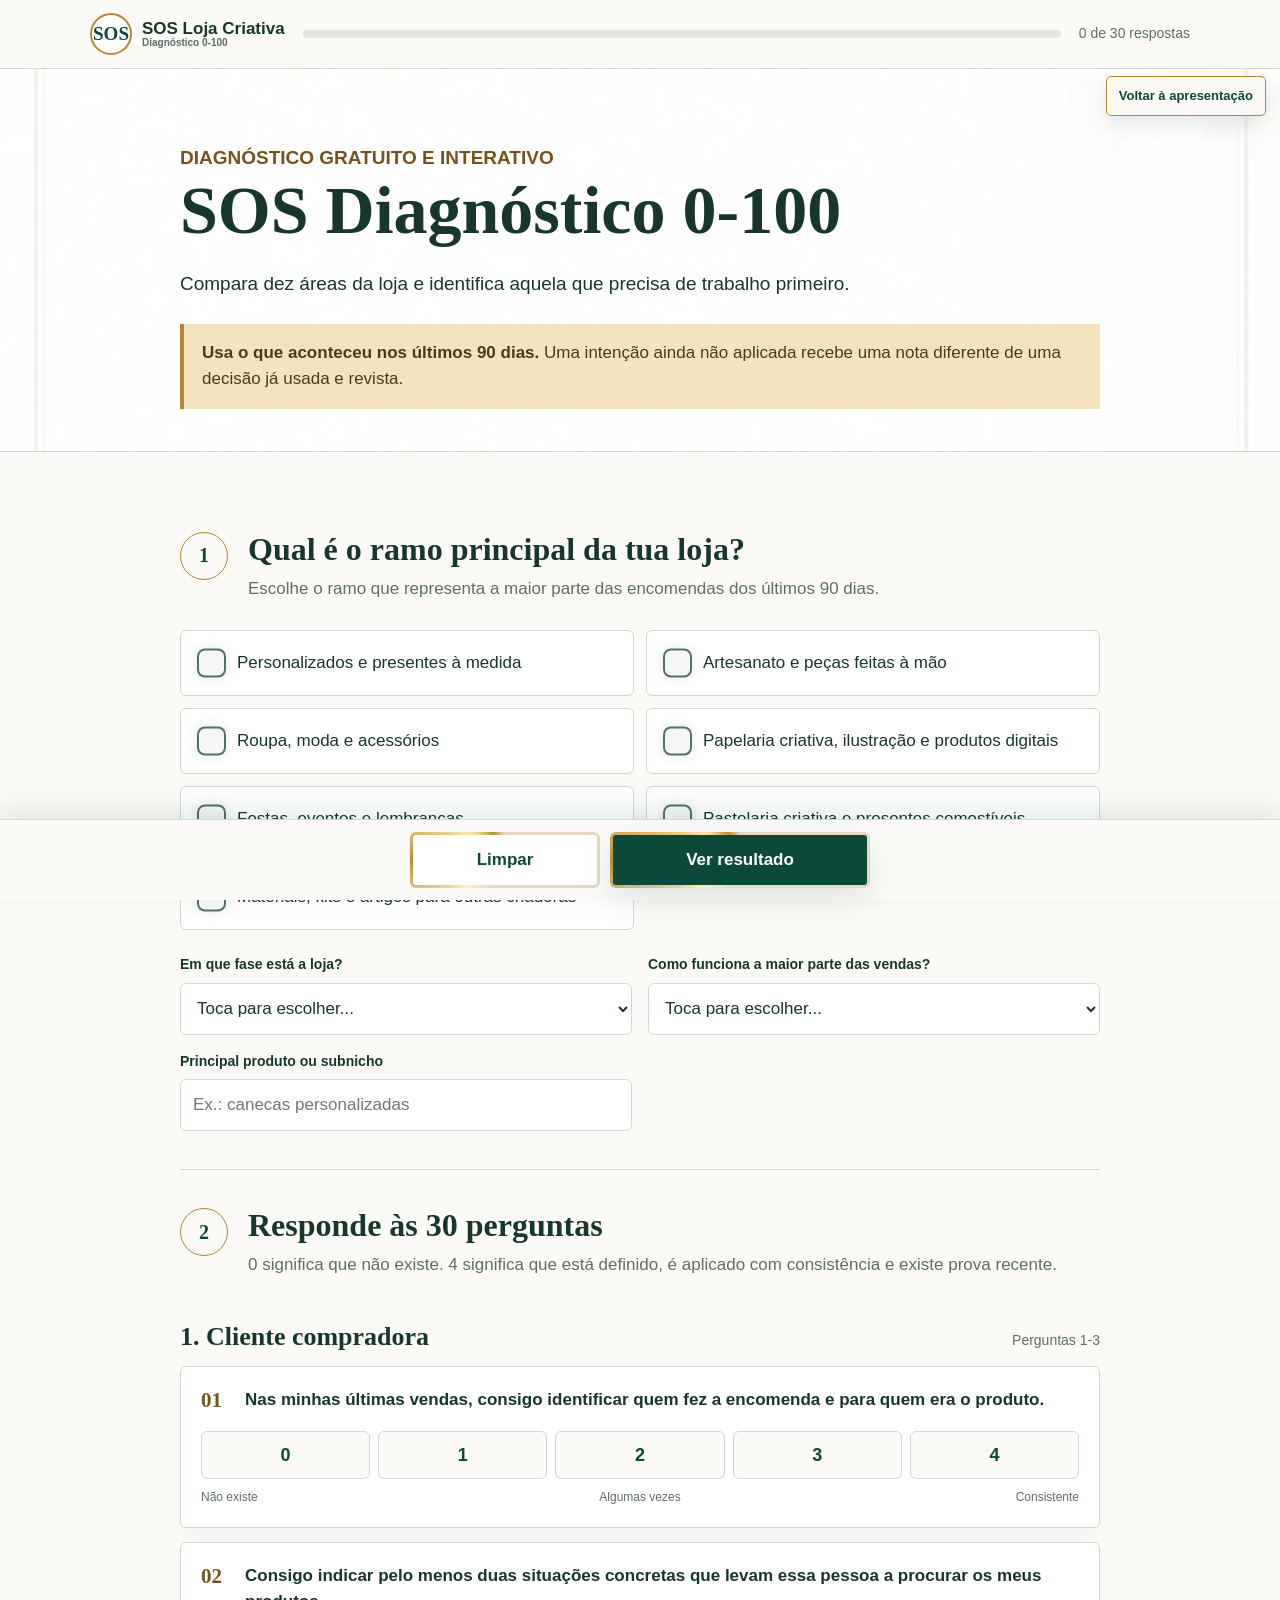
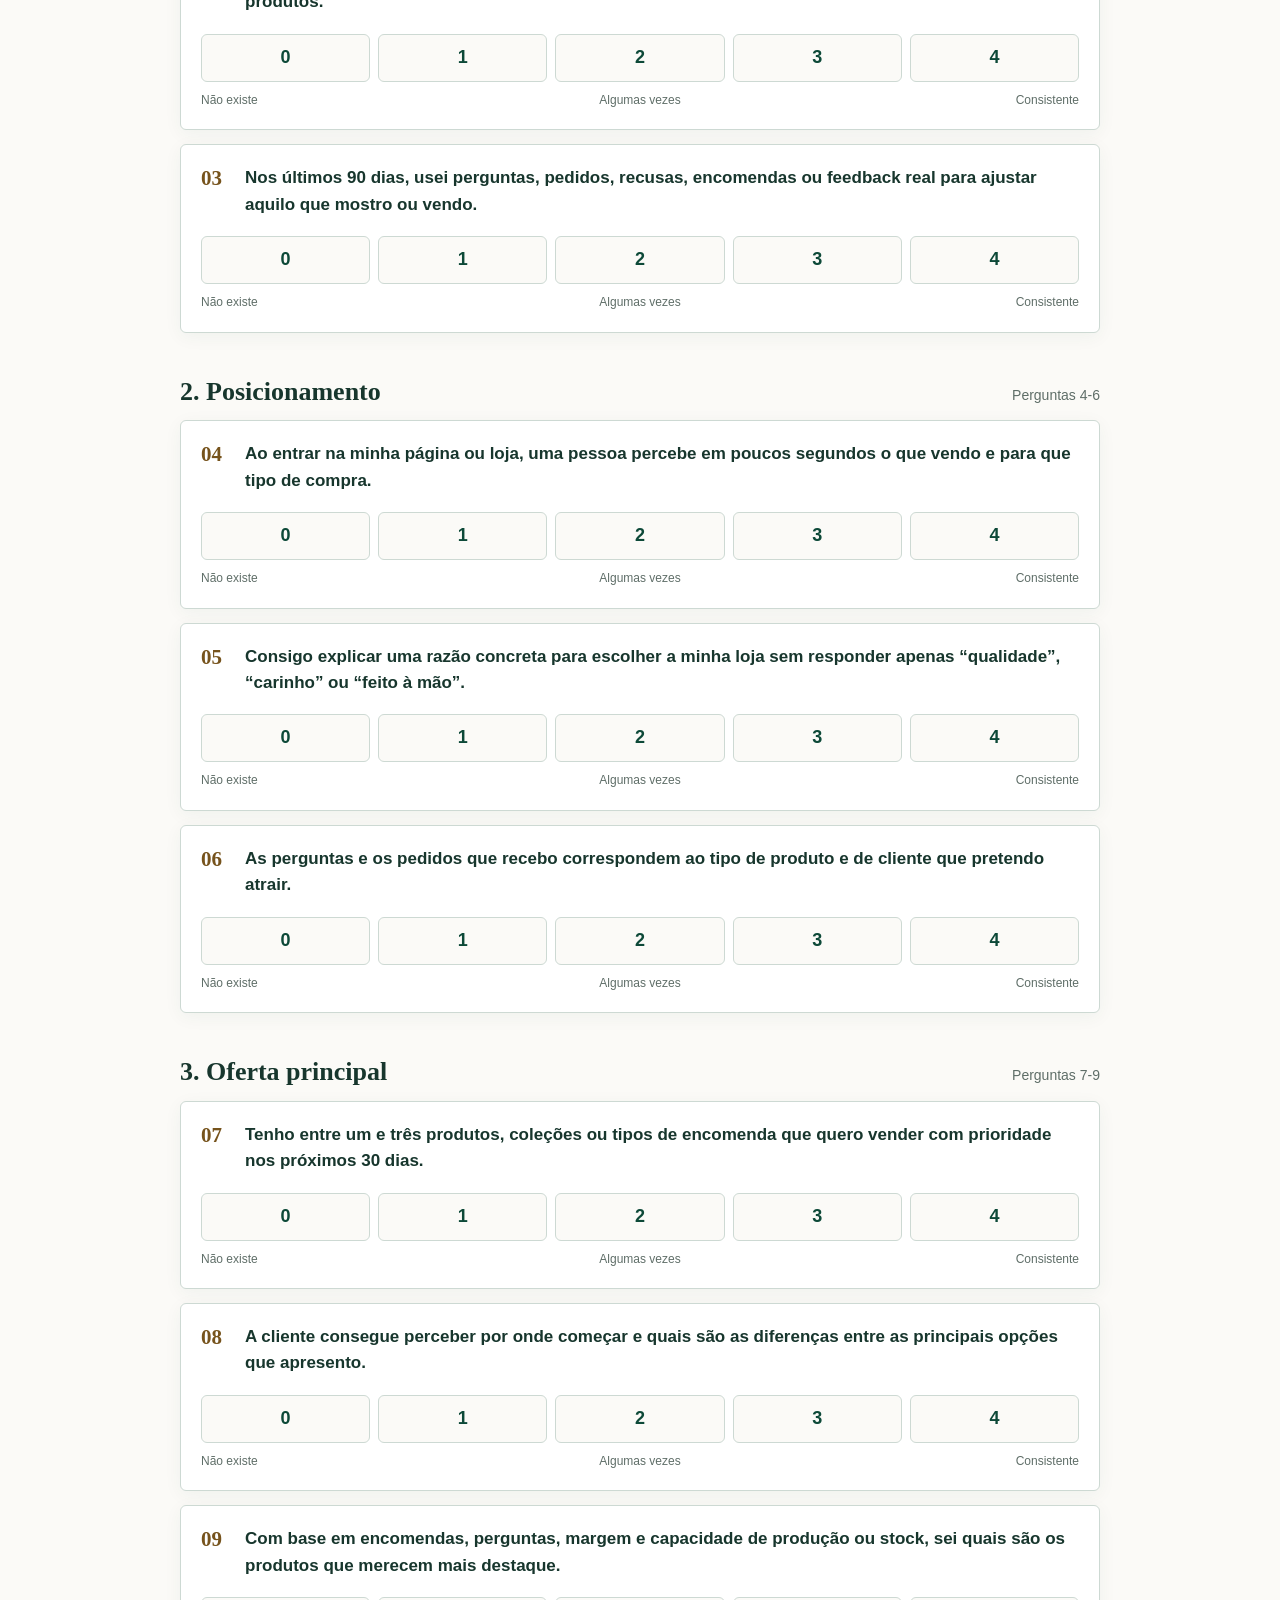
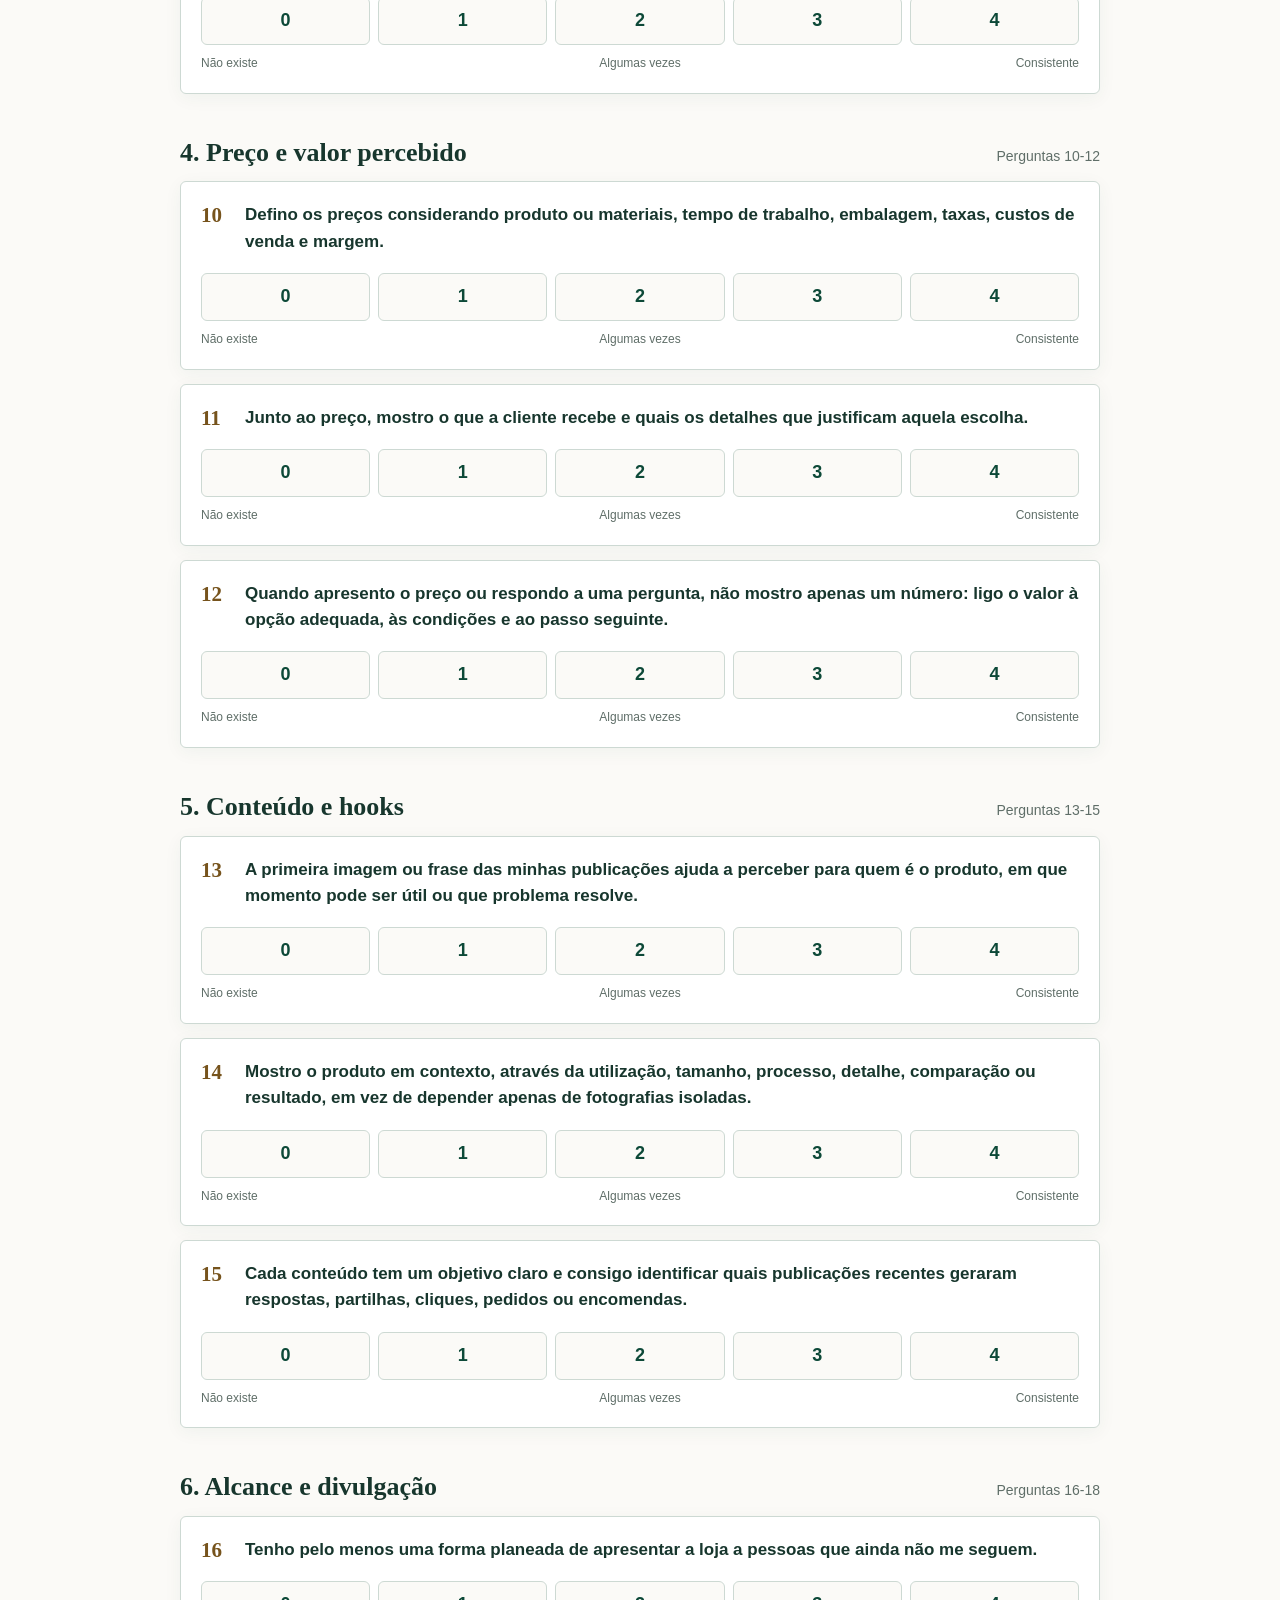
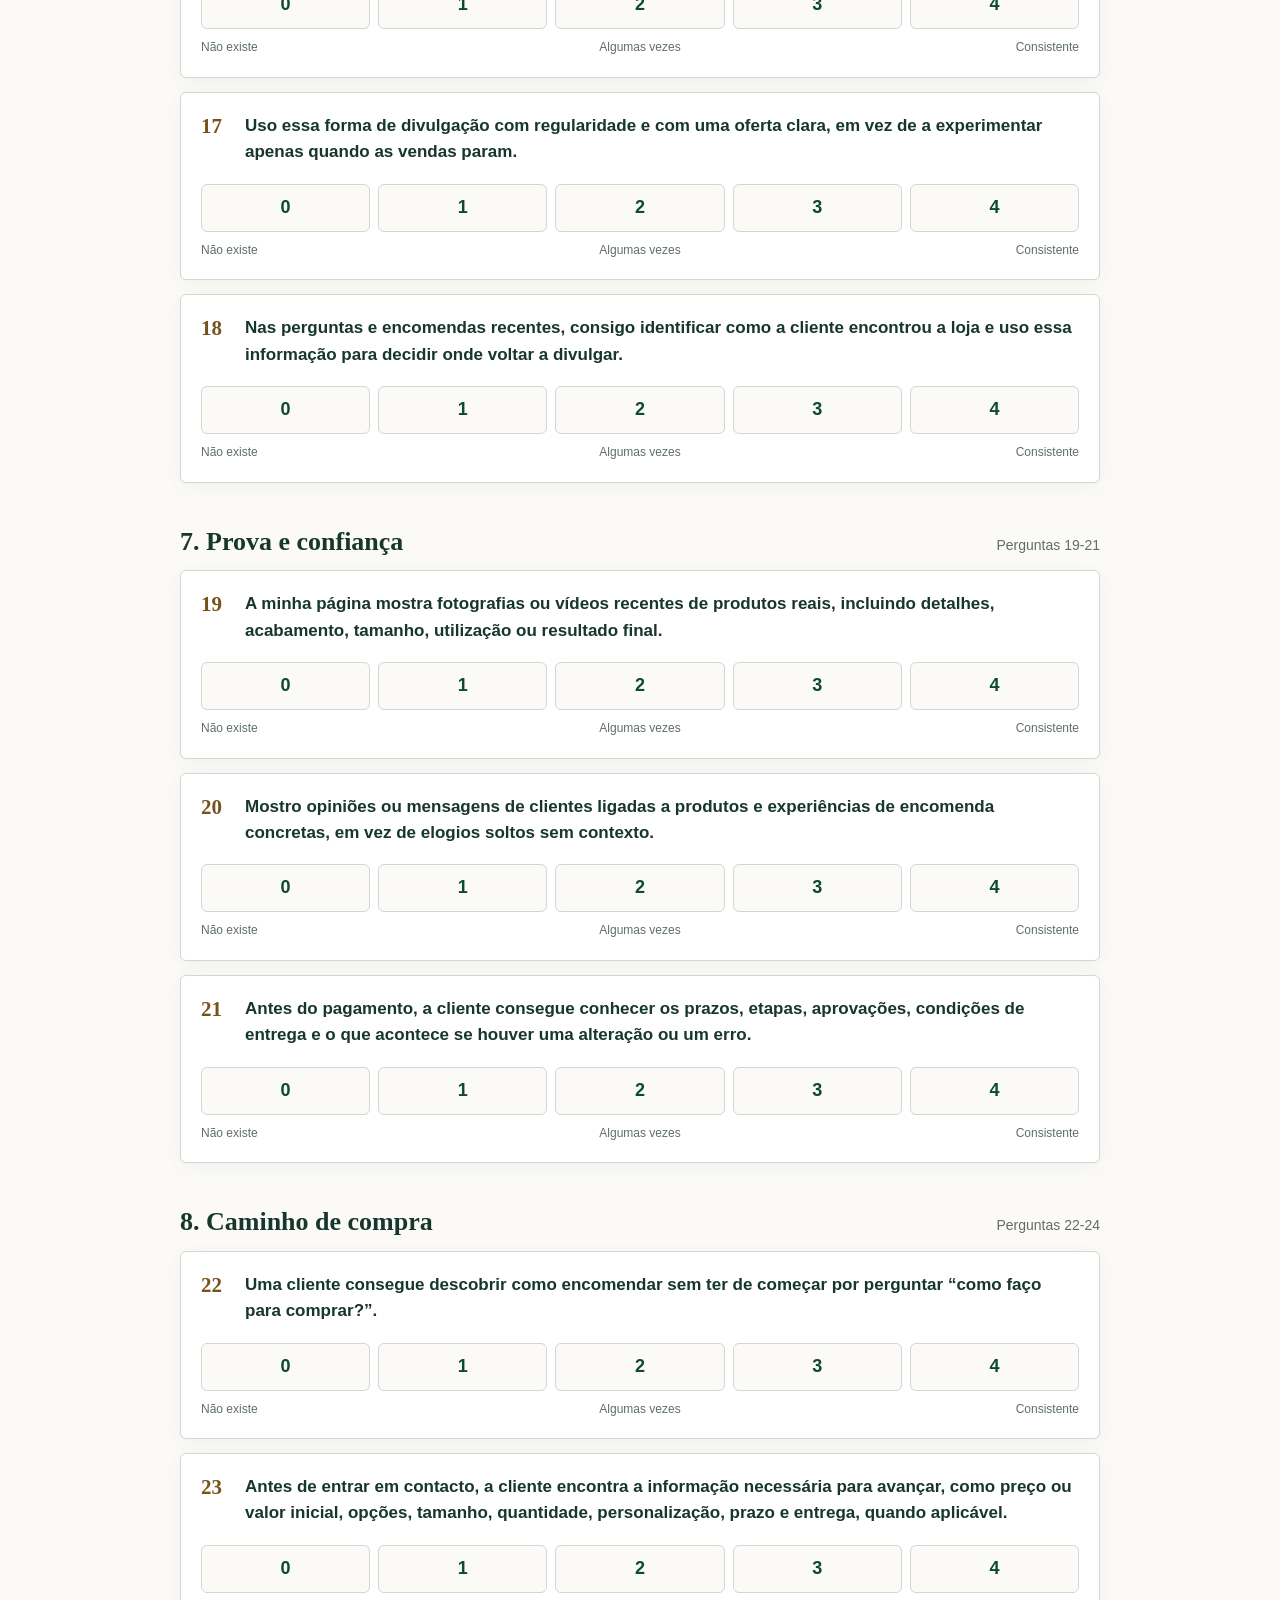
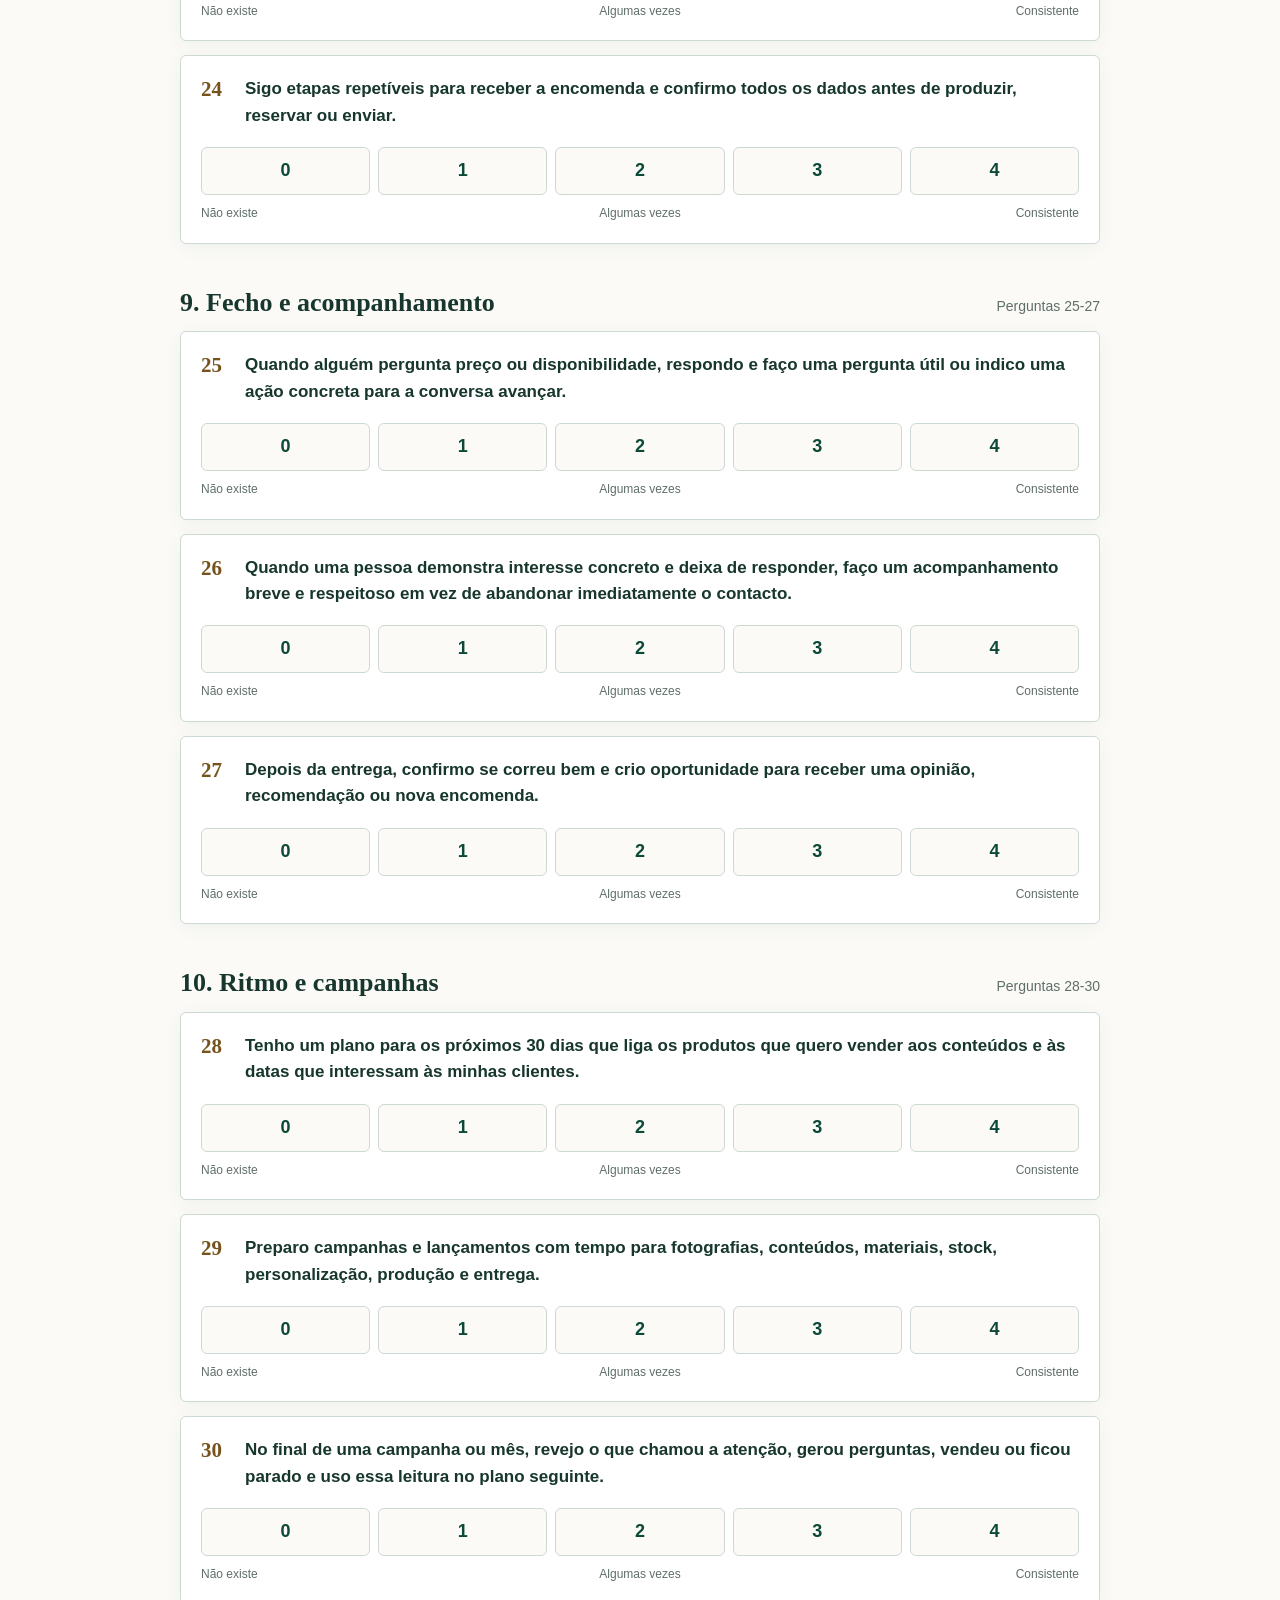
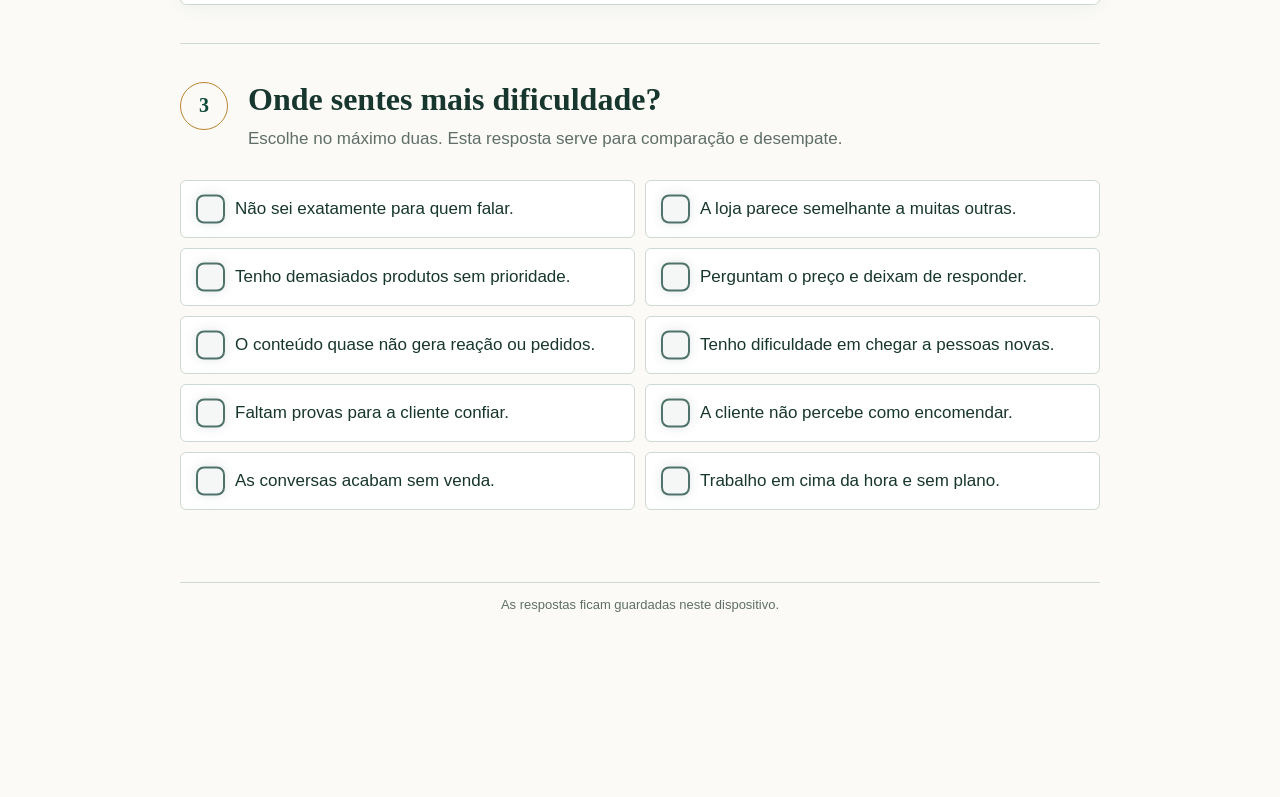
<file: diagnostico/index.html>
<!doctype html>
<html lang="pt-PT">
<head>
  <meta charset="utf-8">
  <meta name="viewport" content="width=device-width, initial-scale=1">
  <meta name="description" content="Diagnóstico SOS 0-100 gratuito para lojas criativas e de personalizados.">
  <title>SOS Diagnóstico 0-100</title>
  <style>
:root {
  --green: #0d4938;
  --green-2: #17634f;
  --green-soft: #e7f0eb;
  --selection-green: #103f34;
  --selection-green-2: #175545;
  --selection-shadow: rgba(16, 63, 52, 0.28);
  --selection-border: rgba(16, 63, 52, 0.72);
  --gold: #b9852f;
  --gold-text: #76531c;
  --gold-soft: #f4e4bd;
  --paper: #fbfaf7;
  --white: #ffffff;
  --ink: #17362d;
  --muted: #5f6e68;
  --line: #cdd9d3;
  --danger: #9b3f31;
  --shadow: 0 12px 32px rgba(13, 73, 56, 0.10);
}

* { box-sizing: border-box; }
html { scroll-behavior: smooth; scroll-padding-top: 84px; }
body {
  margin: 0;
  padding-bottom: calc(92px + env(safe-area-inset-bottom, 0px));
  background: var(--paper);
  color: var(--ink);
  font-family: Arial, Helvetica, sans-serif;
  font-size: 17px;
  line-height: 1.55;
}
button, input, select, textarea { font: inherit; }
button, label, select { -webkit-tap-highlight-color: transparent; }
a { color: inherit; }
.sr-only {
  position: absolute;
  width: 1px;
  height: 1px;
  padding: 0;
  margin: -1px;
  overflow: hidden;
  clip: rect(0, 0, 0, 0);
  white-space: nowrap;
  border: 0;
}
.skip-link {
  position: fixed;
  z-index: 100;
  top: 0;
  left: 16px;
  padding: 10px 14px;
  border: 2px solid var(--gold);
  border-radius: 4px;
  background: var(--white);
  color: var(--green);
  font-weight: 800;
  text-decoration: none;
  transform: translateY(-140%);
}
.skip-link:focus { transform: translateY(10px); outline: 3px solid var(--green); outline-offset: 2px; }

.topbar {
  position: sticky;
  top: 0;
  z-index: 20;
  border-bottom: 1px solid rgba(205, 217, 211, 0.9);
  background: var(--paper);
}
.topbar-inner {
  width: min(1100px, calc(100% - 32px));
  min-height: 68px;
  margin: 0 auto;
  display: grid;
  grid-template-columns: auto 1fr auto;
  align-items: center;
  gap: 18px;
}
.brand { display: flex; align-items: center; gap: 10px; font-weight: 800; }
.brand-mark {
  width: 42px;
  height: 42px;
  display: grid;
  place-items: center;
  border: 2px solid var(--gold);
  border-radius: 50%;
  background: var(--white);
  color: var(--green);
  font-family: Georgia, serif;
  font-size: 19px;
}
.brand-text { line-height: 1.05; }
.brand-text small { display: block; color: var(--muted); font-size: 10px; font-weight: 700; }
.progress-track { height: 8px; overflow: hidden; border-radius: 4px; background: #e0e7e3; }
.progress-fill { width: 0; height: 100%; background: var(--gold); transition: width 180ms ease; }
.progress-copy { min-width: 92px; color: var(--muted); font-size: 14px; text-align: right; }

.intro {
  padding: 54px 20px 42px;
  border-bottom: 1px solid var(--line);
  background-color: rgba(255, 255, 255, 0.92);
  background-image: url('assets/fundo-principal.webp');
  background-position: center;
  background-size: cover;
  background-blend-mode: screen;
}
.intro-inner { width: min(920px, 100%); margin: 0 auto; }
.eyebrow { margin: 0 0 8px; color: var(--gold-text); font-size: 13px; font-weight: 800; text-transform: uppercase; }
h1, h2, h3 { margin: 0; font-family: Georgia, 'Times New Roman', serif; font-weight: 700; line-height: 1.12; }
h1 { max-width: 820px; font-size: clamp(38px, 7vw, 68px); }
.intro p { max-width: 760px; margin: 20px 0 0; font-size: 19px; }
.notice {
  margin-top: 26px;
  padding: 16px 18px;
  border-left: 4px solid var(--gold);
  background: var(--gold-soft);
  color: #4d3a19;
}

.content { width: min(920px, calc(100% - 32px)); margin: 0 auto; padding: 42px 0 90px; }
.section { padding: 38px 0; border-bottom: 1px solid var(--line); scroll-margin-top: 84px; }
.section-heading { display: grid; grid-template-columns: 52px 1fr; gap: 16px; align-items: start; margin-bottom: 28px; }
.section-number {
  width: 48px;
  height: 48px;
  display: grid;
  place-items: center;
  border: 1px solid var(--gold);
  border-radius: 50%;
  color: var(--green);
  font-family: Georgia, serif;
  font-size: 20px;
  font-weight: 700;
}
.section-heading h2 { font-size: 32px; }
.section-heading p { margin: 8px 0 0; color: var(--muted); }
.option-fieldset { min-width: 0; margin: 0; padding: 0; border: 0; }

.profile-details { display: grid; grid-template-columns: repeat(2, minmax(0, 1fr)); gap: 16px; margin-top: 24px; }
.form-control { min-width: 0; display: grid; gap: 7px; }
.form-control > span { font-size: 14px; font-weight: 800; }
.form-control input, .form-control select {
  width: 100%;
  min-height: 52px;
  padding: 10px 12px;
  border: 1px solid var(--line);
  border-radius: 6px;
  background: var(--white);
  color: var(--ink);
}
.form-control input:focus, .form-control select:focus { outline: 3px solid rgba(185, 133, 47, 0.25); border-color: var(--gold); }

.branch-grid { display: grid; grid-template-columns: repeat(2, minmax(0, 1fr)); gap: 12px; }
.choice-card {
  --checkbox-size: 25px;
  position: relative;
  cursor: pointer;
}
.choice-card input { position: absolute; width: 1px; height: 1px; opacity: 0; pointer-events: none; }
.choice-card > span {
  position: relative;
  min-height: 66px;
  display: flex;
  align-items: center;
  padding: 14px 16px 14px 56px;
  border: 1px solid var(--line);
  border-radius: 6px;
  background: var(--white);
  cursor: pointer;
  transition: border-color 300ms ease, background 300ms ease, box-shadow 300ms ease, transform 300ms ease;
}
.choice-card > span::before {
  content: '';
  position: absolute;
  z-index: 1;
  left: 16px;
  top: 50%;
  width: var(--checkbox-size);
  height: var(--checkbox-size);
  border: 2px solid var(--selection-border);
  border-radius: 8px;
  background:
    linear-gradient(45deg, var(--selection-green), var(--selection-green-2)) center / 0 0 no-repeat,
    rgba(16, 63, 52, 0.04);
  box-shadow: 0 0 12px rgba(16, 63, 52, 0.12);
  transform: translateY(-50%);
  transition: background-size 400ms cubic-bezier(0.25, 0.1, 0.25, 1), border-color 300ms ease, box-shadow 300ms ease, transform 300ms ease;
}
.choice-card > span::after {
  content: '';
  position: absolute;
  z-index: 2;
  left: calc(16px + var(--checkbox-size) / 2);
  top: 50%;
  width: 7px;
  height: 12px;
  border-right: 3px solid var(--white);
  border-bottom: 3px solid var(--white);
  opacity: 0;
  transform: translate(-50%, -60%) rotate(45deg) scale(0);
  transition: opacity 300ms ease, transform 400ms cubic-bezier(0.25, 0.1, 0.25, 1);
  filter: drop-shadow(0 0 2px rgba(0, 0, 0, 0.35));
}
.choice-card input:checked + span { border-color: var(--selection-green); background: var(--green-soft); box-shadow: 0 0 0 2px rgba(16, 63, 52, 0.08); }
.choice-card input:checked + span::before { border-color: var(--selection-green); background-size: 100% 100%; animation: selection-pulse 700ms cubic-bezier(0.25, 0.1, 0.25, 1); }
.choice-card input:checked + span::after { opacity: 1; transform: translate(-50%, -60%) rotate(45deg) scale(1); }
.choice-card:hover > span::before { border-color: var(--selection-green); transform: translateY(-50%) scale(1.08); box-shadow: 0 0 20px var(--selection-shadow), inset 0 0 9px rgba(16, 63, 52, 0.14); }
.choice-card input:focus-visible + span { outline: 3px solid rgba(185, 133, 47, 0.35); outline-offset: 2px; }
.choice-card::before, .choice-card::after, .check-card::before, .check-card::after {
  content: '';
  position: absolute;
  z-index: 3;
  top: 50%;
  width: 4px;
  height: 4px;
  border-radius: 50%;
  background: var(--selection-green);
  opacity: 0;
  pointer-events: none;
  transition: opacity 300ms ease, transform 450ms ease;
}
.choice-card::before, .check-card::before { left: -5px; }
.choice-card::after, .check-card::after { right: -5px; }
.choice-card:hover::before, .check-card:hover::before { opacity: 0.8; transform: translateX(-5px); box-shadow: 0 0 10px var(--selection-green); }
.choice-card:hover::after, .check-card:hover::after { opacity: 0.8; transform: translateX(5px); box-shadow: 0 0 10px var(--selection-green); }

.module { margin-top: 44px; scroll-margin-top: 84px; }
.module:first-child { margin-top: 0; }
.module-header { display: flex; align-items: baseline; justify-content: space-between; gap: 16px; margin-bottom: 14px; }
.module-header h3 { font-size: 26px; }
.module-header span { color: var(--muted); font-size: 14px; white-space: nowrap; }
.question-list { display: grid; gap: 14px; }
.question-card { min-width: 0; margin: 0; padding: 20px; border: 1px solid var(--line); border-radius: 6px; background: var(--white); box-shadow: 0 4px 18px rgba(13, 73, 56, 0.05); scroll-margin-top: 84px; }
.question-fieldset { min-width: 0; margin: 0; padding: 0; border: 0; }
.question-fieldset legend { float: left; width: 100%; margin: 0 0 18px; padding: 0; font-size: 17px; font-weight: 700; }
.question-title { width: 100%; display: grid; grid-template-columns: 40px minmax(0, 1fr); gap: 4px; align-items: start; }
.question-title > span:last-child { min-width: 0; overflow-wrap: anywhere; }
.question-number { color: var(--gold-text); font-family: Georgia, serif; font-size: 21px; line-height: 1.25; }
.question-fieldset .scale { clear: both; }
.scale { display: grid; grid-template-columns: repeat(5, 1fr); gap: 8px; margin-top: 18px; }
.scale-option { position: relative; }
.scale-option input { position: absolute; width: 1px; height: 1px; opacity: 0; }
.scale-option > span {
  position: relative;
  isolation: isolate;
  overflow: hidden;
  min-height: 48px;
  display: grid;
  place-items: center;
  border: 1px solid var(--line);
  border-radius: 6px;
  background: var(--paper);
  color: var(--green);
  font-size: 18px;
  font-weight: 800;
  cursor: pointer;
  transition: border-color 300ms ease, color 300ms ease, box-shadow 300ms ease, transform 300ms ease;
}
.scale-option > span::before {
  content: '';
  position: absolute;
  z-index: 0;
  inset: 0;
  background: linear-gradient(45deg, var(--selection-green), var(--selection-green-2));
  opacity: 0;
  transform: scale(0) rotate(-45deg);
  transition: opacity 350ms ease, transform 400ms cubic-bezier(0.25, 0.1, 0.25, 1);
}
.scale-option > span > b { position: relative; z-index: 1; font: inherit; }
.scale-option:hover > span { border-color: var(--selection-green); transform: scale(1.06); box-shadow: 0 0 18px var(--selection-shadow), inset 0 0 8px rgba(16, 63, 52, 0.1); }
.scale-option input:checked + span { border-color: var(--selection-green); color: var(--white); box-shadow: 0 0 18px var(--selection-shadow); animation: scale-selection-pulse 650ms cubic-bezier(0.25, 0.1, 0.25, 1); }
.scale-option input:checked + span::before { opacity: 1; transform: scale(1) rotate(0); }
.scale-option input:focus-visible + span { outline: 3px solid rgba(185, 133, 47, 0.35); outline-offset: 2px; }
.scale-legend { display: grid; grid-template-columns: 1fr auto 1fr; gap: 12px; margin-top: 9px; color: var(--muted); font-size: 12px; }
.scale-legend span:nth-child(2) { text-align: center; }
.scale-legend span:last-child { text-align: right; }

.difficulty-grid { display: grid; grid-template-columns: repeat(2, minmax(0, 1fr)); gap: 10px; }
.check-card {
  --checkbox-size: 25px;
  position: relative;
  cursor: pointer;
}
.check-card input { position: absolute; width: 1px; height: 1px; opacity: 0; }
.check-card > span {
  position: relative;
  min-height: 58px;
  display: flex;
  align-items: center;
  padding: 12px 14px 12px 54px;
  border: 1px solid var(--line);
  border-radius: 6px;
  background: var(--white);
  cursor: pointer;
  transition: border-color 300ms ease, background 300ms ease, box-shadow 300ms ease;
}
.check-card > span::before {
  content: '';
  position: absolute;
  z-index: 1;
  left: 15px;
  top: 50%;
  width: var(--checkbox-size);
  height: var(--checkbox-size);
  border: 2px solid var(--selection-border);
  border-radius: 8px;
  background:
    linear-gradient(45deg, var(--selection-green), var(--selection-green-2)) center / 0 0 no-repeat,
    rgba(16, 63, 52, 0.04);
  box-shadow: 0 0 12px rgba(16, 63, 52, 0.12);
  transform: translateY(-50%);
  transition: background-size 400ms cubic-bezier(0.25, 0.1, 0.25, 1), border-color 300ms ease, box-shadow 300ms ease, transform 300ms ease;
}
.check-card > span::after {
  content: '';
  position: absolute;
  z-index: 2;
  left: calc(15px + var(--checkbox-size) / 2);
  top: 50%;
  width: 7px;
  height: 12px;
  border-right: 3px solid var(--white);
  border-bottom: 3px solid var(--white);
  opacity: 0;
  transform: translate(-50%, -60%) rotate(45deg) scale(0);
  transition: opacity 300ms ease, transform 400ms cubic-bezier(0.25, 0.1, 0.25, 1);
  filter: drop-shadow(0 0 2px rgba(0, 0, 0, 0.35));
}
.check-card input:checked + span { border-color: var(--selection-green); background: var(--green-soft); box-shadow: 0 0 0 2px rgba(16, 63, 52, 0.08); }
.check-card input:checked + span::before { border-color: var(--selection-green); background-size: 100% 100%; animation: selection-pulse 700ms cubic-bezier(0.25, 0.1, 0.25, 1); }
.check-card input:checked + span::after { opacity: 1; transform: translate(-50%, -60%) rotate(45deg) scale(1); }
.check-card:hover > span::before { border-color: var(--selection-green); transform: translateY(-50%) scale(1.08); box-shadow: 0 0 20px var(--selection-shadow), inset 0 0 9px rgba(16, 63, 52, 0.14); }
.check-card input:focus-visible + span { outline: 3px solid rgba(185, 133, 47, 0.35); outline-offset: 2px; }
.field-feedback { min-height: 24px; margin: 10px 0 0; color: var(--danger); font-size: 14px; font-weight: 700; }

@keyframes selection-pulse {
  0%, 100% { transform: translateY(-50%) scale(1); box-shadow: 0 0 12px rgba(16, 63, 52, 0.18); }
  50% { transform: translateY(-50%) scale(0.92); box-shadow: 0 0 25px var(--selection-shadow), 0 0 38px rgba(16, 63, 52, 0.16); }
}

@keyframes scale-selection-pulse {
  0%, 100% { transform: scale(1); }
  50% { transform: scale(0.95); }
}

.action-row {
  position: fixed;
  right: 0;
  bottom: 0;
  left: 0;
  z-index: 30;
  display: grid;
  grid-template-columns: minmax(120px, 190px) minmax(180px, 260px);
  justify-content: center;
  gap: 10px;
  margin: 0;
  padding: 12px max(16px, calc((100vw - 920px) / 2)) calc(12px + env(safe-area-inset-bottom, 0px));
  border-top: 1px solid var(--line);
  background: var(--paper);
  box-shadow: 0 -10px 28px rgba(13, 73, 56, 0.10);
}
@property --sos-button-angle {
  syntax: "<angle>";
  inherits: false;
  initial-value: 0deg;
}

.button {
  --sos-button-angle: 0deg;
  --sos-button-surface: var(--green);
  --sos-button-border: rgba(180, 135, 43, 0.28);
  --sos-button-highlight: rgba(255, 232, 174, 0.98);
  --sos-button-accent: rgba(180, 135, 43, 0.94);
  --sos-button-aura: rgba(180, 135, 43, 0.44);
  position: relative;
  isolation: isolate;
  overflow: hidden;
  min-height: 48px;
  display: inline-flex;
  align-items: center;
  justify-content: center;
  padding: 12px 20px;
  border: 3px solid transparent;
  border-radius: 6px;
  background:
    linear-gradient(var(--sos-button-surface), var(--sos-button-surface)) padding-box,
    conic-gradient(
        from var(--sos-button-angle),
        var(--sos-button-border) 0deg,
        var(--sos-button-border) 205deg,
        rgba(255, 232, 174, 0.74) 236deg,
        var(--sos-button-accent) 270deg,
        var(--sos-button-highlight) 306deg,
        var(--sos-button-accent) 336deg,
        var(--sos-button-border) 360deg
      )
      border-box;
  color: var(--white);
  font-weight: 800;
  text-decoration: none;
  cursor: pointer;
  box-shadow: var(--shadow);
  animation: sos-button-border-turn 3.6s linear infinite;
  transition: transform 300ms cubic-bezier(0.22, 1, 0.36, 1), box-shadow 300ms ease;
}
.button::after {
  content: "";
  position: absolute;
  z-index: 1;
  inset: 3px;
  border-radius: inherit;
  background: rgba(255, 232, 174, 0.68);
  -webkit-mask-image: url("data:image/svg+xml,%3Csvg xmlns='http://www.w3.org/2000/svg' width='28' height='24' viewBox='0 0 28 24'%3E%3Cpath fill='black' d='m14 5 .8 2.2L17 8l-2.2.8L14 11l-.8-2.2L11 8l2.2-.8L14 5Zm9 7 .55 1.45L25 14l-1.45.55L23 16l-.55-1.45L21 14l1.45-.55L23 12ZM5 14l.7 1.8 1.8.7-1.8.7L5 19l-.7-1.8-1.8-.7 1.8-.7L5 14Z'/%3E%3C/svg%3E");
  mask-image: url("data:image/svg+xml,%3Csvg xmlns='http://www.w3.org/2000/svg' width='28' height='24' viewBox='0 0 28 24'%3E%3Cpath fill='black' d='m14 5 .8 2.2L17 8l-2.2.8L14 11l-.8-2.2L11 8l2.2-.8L14 5Zm9 7 .55 1.45L25 14l-1.45.55L23 16l-.55-1.45L21 14l1.45-.55L23 12ZM5 14l.7 1.8 1.8.7-1.8.7L5 19l-.7-1.8-1.8-.7 1.8-.7L5 14Z'/%3E%3C/svg%3E");
  -webkit-mask-repeat: repeat;
  mask-repeat: repeat;
  -webkit-mask-size: 28px 24px;
  mask-size: 28px 24px;
  opacity: 0;
  pointer-events: none;
  transition: opacity 300ms ease;
}
.button-effect-label { position: relative; z-index: 2; }
.button:hover {
  --sos-button-surface: var(--green-2);
  transform: translateY(-2px) scale(1.025);
  box-shadow: var(--shadow), 0 0 22px var(--sos-button-aura);
}
.button:hover::after, .button:focus-visible::after { opacity: 0.28; }
.button:focus-visible { outline: 3px solid rgba(180, 135, 43, 0.38); outline-offset: 3px; }
.button.secondary {
  --sos-button-surface: var(--white);
  color: var(--green);
  box-shadow: none;
}
.button:disabled {
  --sos-button-surface: #9ca9a4;
  --sos-button-border: #9ca9a4;
  --sos-button-highlight: #b7c0bc;
  --sos-button-accent: #9ca9a4;
  color: var(--white);
  cursor: not-allowed;
  box-shadow: none;
  animation: none;
  transform: none;
}

@keyframes sos-button-border-turn {
  to { --sos-button-angle: 360deg; }
}

.result-ready { padding: 16px 18px; border: 1px solid var(--gold); border-radius: 6px; background: var(--gold-soft); }
.result-ready.error { border-color: var(--danger); background: #f8e8e5; color: #713126; }
.results {
  scroll-margin-top: 84px;
  padding-inline: 24px;
  background-color: rgba(255, 255, 255, 0.84);
  background-image: url('assets/fundo-resultados.webp');
  background-position: center;
  background-size: cover;
  background-blend-mode: screen;
}
.results[hidden] { display: none; }
.score-band { display: grid; grid-template-columns: 190px 1fr; gap: 28px; align-items: center; padding: 28px 0; }
.total-score {
  width: 180px;
  aspect-ratio: 1;
  display: grid;
  place-items: center;
  border: 14px solid var(--gold);
  border-radius: 50%;
  background: var(--white);
  text-align: center;
}
.total-score strong { display: block; font-family: Georgia, serif; font-size: 55px; line-height: 1; }
.total-score small { color: var(--muted); }
.score-copy h2 { font-size: 36px; }
.score-copy p { margin: 12px 0 0; color: var(--muted); }
.score-grid { display: grid; grid-template-columns: repeat(2, minmax(0, 1fr)); gap: 12px; margin-top: 24px; }
.score-item { min-width: 0; padding: 14px; border: 1px solid var(--line); border-radius: 6px; background: var(--white); }
.score-item-head { display: flex; justify-content: space-between; gap: 12px; margin-bottom: 8px; font-size: 14px; }
.score-item-head span { min-width: 0; overflow-wrap: anywhere; }
.score-item-head strong { color: var(--green); }
.bar { height: 7px; overflow: hidden; border-radius: 4px; background: #e4e9e7; }
.bar span { display: block; height: 100%; background: var(--gold); }
.priority { margin-top: 22px; padding: 26px; border-left: 5px solid var(--gold); background: var(--white); box-shadow: var(--shadow); overflow-wrap: anywhere; }
.priority h3 { font-size: 28px; }
.priority-label { margin: 22px 0 6px; color: var(--gold-text); font-size: 12px; font-weight: 800; text-transform: uppercase; }
.priority p { margin: 0; white-space: pre-line; }
.route { margin-top: 20px; padding: 14px; background: var(--green-soft); font-weight: 700; }
.direction-final { margin-top: 28px; padding: 26px; border-top: 3px solid var(--gold); background: var(--green-soft); }
.direction-final h2 { font-size: 30px; }
.direction-final h3 { margin-top: 24px; font-size: 22px; }
.direction-final p { margin: 8px 0 0; white-space: pre-line; overflow-wrap: anywhere; }
.cta-message { padding: 14px; border: 1px solid var(--gold); background: var(--white); font-weight: 700; }
.result-actions { display: flex; flex-wrap: wrap; gap: 10px; margin-top: 26px; }
.saved-note { margin: 12px 0 0; color: var(--muted); font-size: 13px; text-align: center; }
.share-note { min-height: 24px; margin: 10px 0 0; color: var(--muted); font-size: 14px; }
.manual-share-text {
  width: 100%;
  min-height: 112px;
  margin-top: 12px;
  padding: 12px;
  border: 1px solid var(--gold);
  border-radius: 6px;
  background: var(--white);
  color: var(--ink);
  font: inherit;
  resize: vertical;
}
.manual-report-link { display: inline-flex; margin-top: 10px; color: var(--green); font-weight: 800; }
.shared-report {
  padding: 42px 32px;
  border: 1px solid var(--line);
  border-radius: 6px;
  background-color: rgba(255, 255, 255, 0.9);
  background-image: url('assets/fundo-resultados.webp');
  background-position: center;
  background-size: cover;
  background-blend-mode: screen;
  box-shadow: var(--shadow);
}
.shared-report[hidden] { display: none; }
.shared-report h1 { max-width: none; font-size: 42px; }
.shared-report > p { max-width: 720px; color: var(--muted); }
.shared-report-grid { display: grid; grid-template-columns: repeat(3, minmax(0, 1fr)); gap: 14px; margin: 28px 0; }
.shared-report-item { min-width: 0; padding: 18px; border: 1px solid var(--line); border-radius: 6px; background: var(--white); }
.shared-report-item span { display: block; margin-bottom: 7px; color: var(--muted); font-size: 12px; font-weight: 800; text-transform: uppercase; }
.shared-report-item strong { color: var(--green); font-family: Georgia, 'Times New Roman', serif; font-size: 24px; overflow-wrap: anywhere; }
.shared-report-note { padding: 14px 16px; border-left: 4px solid var(--gold); background: var(--gold-soft); color: #4d3a19 !important; }
body.summary-mode { padding-bottom: 0; }
.summary-mode .intro,
.summary-mode #diagnostic-form,
.summary-mode .action-row,
.summary-mode .saved-note,
.summary-mode .result-ready,
.summary-mode .results,
.summary-mode .progress-track,
.summary-mode .progress-copy { display: none !important; }
.summary-mode .content { padding-top: 34px; }

@media (max-width: 700px) {
  html { scroll-padding-top: 110px; }
  body { font-size: 16px; }
  .topbar-inner { width: min(100% - 20px, 1100px); grid-template-columns: auto 1fr; gap: 10px; }
  .brand-text { display: none; }
  .progress-copy { grid-column: 1 / -1; min-width: 0; padding-bottom: 8px; text-align: center; }
  .intro { padding: 36px 16px 30px; }
  h1 { font-size: 40px; }
  .intro p { font-size: 17px; }
  .content { width: min(100% - 24px, 920px); padding-top: 18px; }
  .section { padding: 30px 0; }
  .section-heading { grid-template-columns: 42px 1fr; gap: 12px; }
  .section-number { width: 40px; height: 40px; font-size: 17px; }
  .section-heading h2 { font-size: 27px; }
  .branch-grid, .difficulty-grid, .score-grid, .profile-details { grid-template-columns: 1fr; }
  .shared-report { padding: 30px 18px; }
  .shared-report h1 { font-size: 34px; }
  .shared-report-grid { grid-template-columns: 1fr; }
  .question-card { padding: 16px 14px; }
  .section, .module, .question-card { scroll-margin-top: 110px; }
  .question-fieldset legend { margin-bottom: 15px; font-size: 16px; }
  .question-title { grid-template-columns: 34px minmax(0, 1fr); gap: 2px; }
  .question-number { font-size: 19px; }
  .scale { gap: 5px; }
  .scale-option span { min-height: 46px; }
  .module-header { align-items: start; flex-direction: column; gap: 2px; }
  .score-band { grid-template-columns: 1fr; justify-items: center; text-align: center; }
  .total-score { width: 154px; }
  .priority, .direction-final { padding: 20px 16px; }
  .action-row {
    grid-template-columns: minmax(0, 0.8fr) minmax(0, 1.2fr);
    padding: 10px 12px calc(10px + env(safe-area-inset-bottom, 0px));
  }
  .action-row .button { width: 100%; min-width: 0; padding-inline: 12px; }
}

@media (prefers-reduced-motion: reduce) {
  html { scroll-behavior: auto; }
  .button,
  .choice-card > span,
  .choice-card > span::before,
  .choice-card > span::after,
  .check-card > span,
  .check-card > span::before,
  .check-card > span::after,
  .scale-option > span,
  .scale-option > span::before {
    animation: none !important;
    transition-duration: 0.01ms !important;
  }
}

@media print {
  .topbar, .intro, #profile, #questions, #difficulties, .action-row, .result-actions, .saved-note, .share-note, .result-ready { display: none !important; }
  body { background: #fff; }
  .content { width: 100%; padding: 0; }
  .results { display: block !important; padding: 0; background: #fff; }
  .priority, .score-item { box-shadow: none; break-inside: avoid; }
}
/* Keep the decision and first useful action ahead of the detailed scores. */
.button[hidden] { display: none !important; }
.results > .score-band { grid-template-columns: 80px 1fr; gap: 16px; padding: 12px 0; }
.results .total-score { width: 76px; border-width: 5px; }
.results .total-score strong { font-size: 28px; }
.results .total-score small { font-size: 12px; }
.results .score-copy h2 { font-size: 23px; }
.results .score-copy p { font-size: 14px; }
.priority .priority-label { margin-top: 18px; margin-bottom: 6px; }
.priority .priority-order { margin-top: 12px; color: var(--muted); font-size: 14px; }
.result-details { margin-top: 20px; padding: 16px 0; border-top: 1px solid var(--line); }
.result-details summary { min-height: 44px; padding-block: 10px; color: var(--green); font-weight: 800; cursor: pointer; }
.result-details summary:focus-visible { outline: 3px solid var(--gold); outline-offset: 3px; }
.result-analysis > h2 { margin-top: 24px; font-size: 24px; }
.direction-final #result-next-file { font-weight: 700; font-size: 19px; }
@media print { .result-details summary { display: none; } }
</style>
  <link rel="stylesheet" href="landing-integration.css">
</head>
<body>
  <a class="skip-link" href="#main-content">Saltar para o diagnóstico</a>
  <a class="landing-return" href="../index.html" aria-label="Voltar à apresentação da SOS Loja Criativa">Voltar à apresentação</a>
  <header class="topbar">
    <div class="topbar-inner">
      <div class="brand"><span class="brand-mark">SOS</span><span class="brand-text">SOS Loja Criativa<small>Diagnóstico 0-100</small></span></div>
      <div class="progress-track" id="progress-track" role="progressbar" aria-label="Progresso do diagnóstico" aria-describedby="progress-copy" aria-valuemin="0" aria-valuemax="30" aria-valuenow="0" aria-valuetext="0 de 30 respostas"><div class="progress-fill" id="progress-fill"></div></div>
      <div class="progress-copy" id="progress-copy">0 de 30 respostas</div>
    </div>
  </header>

  <section class="intro">
    <div class="intro-inner">
      <p class="eyebrow">Diagnóstico gratuito e interativo</p>
      <h1>SOS Diagnóstico 0-100</h1>
      <p>Compara dez áreas da loja e identifica aquela que precisa de trabalho primeiro.</p>
      <div class="notice"><strong>Usa o que aconteceu nos últimos 90 dias.</strong> Uma intenção ainda não aplicada recebe uma nota diferente de uma decisão já usada e revista.</div>
    </div>
  </section>

  <main class="content" id="main-content" tabindex="-1">
    <section class="shared-report" id="shared-report" hidden aria-live="polite">
      <p class="eyebrow">Resumo partilhado</p>
      <h1 id="shared-report-title">Resultado SOS</h1>
      <p id="shared-report-description">Este resumo apresenta apenas o ramo, a pontuação total e a prioridade identificada. As respostas individuais não fazem parte desta ligação.</p>
      <div class="shared-report-grid" id="shared-report-details">
        <div class="shared-report-item"><span>Ramo</span><strong id="shared-report-branch"></strong></div>
        <div class="shared-report-item"><span>Pontuação</span><strong id="shared-report-score"></strong></div>
        <div class="shared-report-item"><span>Prioridade</span><strong id="shared-report-priority"></strong></div>
      </div>
      <p class="shared-report-note">Este resumo é informativo e pode ser partilhado pela pessoa que realizou o diagnóstico. Não funciona como comprovativo ou certificação.</p>
      <a class="button" href="./"><span class="button-effect-label">Fazer o meu diagnóstico</span></a>
    </section>

    <form id="diagnostic-form">
      <section class="section" id="profile">
        <div class="section-heading"><span class="section-number">1</span><div><h2>Qual é o ramo principal da tua loja?</h2><p id="profile-help">Escolhe o ramo que representa a maior parte das encomendas dos últimos 90 dias.</p></div></div>
        <fieldset class="option-fieldset" aria-describedby="profile-help">
          <legend class="sr-only">Ramo principal da loja</legend>
          <div class="branch-grid"><label class="choice-card"><input type="radio" name="profile_branch" value="personalizados"><span>Personalizados e presentes à medida</span></label>
<label class="choice-card"><input type="radio" name="profile_branch" value="artesanato"><span>Artesanato e peças feitas à mão</span></label>
<label class="choice-card"><input type="radio" name="profile_branch" value="moda"><span>Roupa, moda e acessórios</span></label>
<label class="choice-card"><input type="radio" name="profile_branch" value="papelaria"><span>Papelaria criativa, ilustração e produtos digitais</span></label>
<label class="choice-card"><input type="radio" name="profile_branch" value="eventos"><span>Festas, eventos e lembranças</span></label>
<label class="choice-card"><input type="radio" name="profile_branch" value="pastelaria"><span>Pastelaria criativa e presentes comestíveis</span></label>
<label class="choice-card"><input type="radio" name="profile_branch" value="materiais"><span>Materiais, kits e artigos para outras criadoras</span></label></div>
        </fieldset>
        <div class="profile-details">
          <label class="form-control"><span>Em que fase está a loja?</span><select name="profile_phase">
            <option value="">Toca para escolher...</option>
            <option>Ainda estou a preparar</option>
            <option>Parada, a pensar em desistir</option>
            <option>Publico, mas quase não recebo pedidos</option>
            <option>Pedidos irregulares</option>
            <option>Vendas mensais pouco previsíveis</option>
            <option>Vendas regulares</option>
            <option>Estrutura organizada e pronta para crescer</option>
          </select></label>
          <label class="form-control"><span>Como funciona a maior parte das vendas?</span><select name="profile_sales_model">
            <option value="">Toca para escolher...</option>
            <option>Produtos em stock</option>
            <option>Produção por encomenda</option>
            <option>Produção com personalização</option>
            <option>Coleções ou lançamentos</option>
            <option>Produto digital</option>
            <option>Data, evento ou quantidade</option>
            <option>Revenda de materiais ou produtos</option>
            <option>Modelo híbrido</option>
          </select></label>
          <label class="form-control"><span>Principal produto ou subnicho</span><input name="profile_subniche" type="text" autocomplete="off" placeholder="Ex.: canecas personalizadas"></label>
        </div>
      </section>

      <section class="section" id="questions">
        <div class="section-heading"><span class="section-number">2</span><div><h2>Responde às 30 perguntas</h2><p>0 significa que não existe. 4 significa que está definido, é aplicado com consistência e existe prova recente.</p></div></div>
        <section class="module" aria-labelledby="module-cliente_comprador">
  <div class="module-header"><h3 id="module-cliente_comprador">1. Cliente compradora</h3><span>Perguntas 1-3</span></div>
  <div class="question-list"><div class="question-card" data-question="q01">
  <fieldset class="question-fieldset">
    <legend><span class="question-title"><span class="question-number">01</span><span>Nas minhas últimas vendas, consigo identificar quem fez a encomenda e para quem era o produto.</span></span></legend>
    <div class="scale"><label class="scale-option"><input type="radio" name="q01" value="0" aria-label="0 — Não sei, não existe ou não faço."><span><b>0</b></span></label><label class="scale-option"><input type="radio" name="q01" value="1" aria-label="1 — Tenho uma ideia, mas quase nunca a aplico."><span><b>1</b></span></label><label class="scale-option"><input type="radio" name="q01" value="2" aria-label="2 — Faço algumas vezes, sem consistência."><span><b>2</b></span></label><label class="scale-option"><input type="radio" name="q01" value="3" aria-label="3 — Está claro e aplico na maioria das vezes."><span><b>3</b></span></label><label class="scale-option"><input type="radio" name="q01" value="4" aria-label="4 — Está definido, aplico com consistência e tenho uma prova recente de que funciona."><span><b>4</b></span></label></div>
    <div class="scale-legend" aria-hidden="true"><span>Não existe</span><span>Algumas vezes</span><span>Consistente</span></div>
  </fieldset>
</div><div class="question-card" data-question="q02">
  <fieldset class="question-fieldset">
    <legend><span class="question-title"><span class="question-number">02</span><span>Consigo indicar pelo menos duas situações concretas que levam essa pessoa a procurar os meus produtos.</span></span></legend>
    <div class="scale"><label class="scale-option"><input type="radio" name="q02" value="0" aria-label="0 — Não sei, não existe ou não faço."><span><b>0</b></span></label><label class="scale-option"><input type="radio" name="q02" value="1" aria-label="1 — Tenho uma ideia, mas quase nunca a aplico."><span><b>1</b></span></label><label class="scale-option"><input type="radio" name="q02" value="2" aria-label="2 — Faço algumas vezes, sem consistência."><span><b>2</b></span></label><label class="scale-option"><input type="radio" name="q02" value="3" aria-label="3 — Está claro e aplico na maioria das vezes."><span><b>3</b></span></label><label class="scale-option"><input type="radio" name="q02" value="4" aria-label="4 — Está definido, aplico com consistência e tenho uma prova recente de que funciona."><span><b>4</b></span></label></div>
    <div class="scale-legend" aria-hidden="true"><span>Não existe</span><span>Algumas vezes</span><span>Consistente</span></div>
  </fieldset>
</div><div class="question-card" data-question="q03">
  <fieldset class="question-fieldset">
    <legend><span class="question-title"><span class="question-number">03</span><span>Nos últimos 90 dias, usei perguntas, pedidos, recusas, encomendas ou feedback real para ajustar aquilo que mostro ou vendo.</span></span></legend>
    <div class="scale"><label class="scale-option"><input type="radio" name="q03" value="0" aria-label="0 — Não sei, não existe ou não faço."><span><b>0</b></span></label><label class="scale-option"><input type="radio" name="q03" value="1" aria-label="1 — Tenho uma ideia, mas quase nunca a aplico."><span><b>1</b></span></label><label class="scale-option"><input type="radio" name="q03" value="2" aria-label="2 — Faço algumas vezes, sem consistência."><span><b>2</b></span></label><label class="scale-option"><input type="radio" name="q03" value="3" aria-label="3 — Está claro e aplico na maioria das vezes."><span><b>3</b></span></label><label class="scale-option"><input type="radio" name="q03" value="4" aria-label="4 — Está definido, aplico com consistência e tenho uma prova recente de que funciona."><span><b>4</b></span></label></div>
    <div class="scale-legend" aria-hidden="true"><span>Não existe</span><span>Algumas vezes</span><span>Consistente</span></div>
  </fieldset>
</div></div>
</section>
<section class="module" aria-labelledby="module-posicionamento">
  <div class="module-header"><h3 id="module-posicionamento">2. Posicionamento</h3><span>Perguntas 4-6</span></div>
  <div class="question-list"><div class="question-card" data-question="q04">
  <fieldset class="question-fieldset">
    <legend><span class="question-title"><span class="question-number">04</span><span>Ao entrar na minha página ou loja, uma pessoa percebe em poucos segundos o que vendo e para que tipo de compra.</span></span></legend>
    <div class="scale"><label class="scale-option"><input type="radio" name="q04" value="0" aria-label="0 — Não sei, não existe ou não faço."><span><b>0</b></span></label><label class="scale-option"><input type="radio" name="q04" value="1" aria-label="1 — Tenho uma ideia, mas quase nunca a aplico."><span><b>1</b></span></label><label class="scale-option"><input type="radio" name="q04" value="2" aria-label="2 — Faço algumas vezes, sem consistência."><span><b>2</b></span></label><label class="scale-option"><input type="radio" name="q04" value="3" aria-label="3 — Está claro e aplico na maioria das vezes."><span><b>3</b></span></label><label class="scale-option"><input type="radio" name="q04" value="4" aria-label="4 — Está definido, aplico com consistência e tenho uma prova recente de que funciona."><span><b>4</b></span></label></div>
    <div class="scale-legend" aria-hidden="true"><span>Não existe</span><span>Algumas vezes</span><span>Consistente</span></div>
  </fieldset>
</div><div class="question-card" data-question="q05">
  <fieldset class="question-fieldset">
    <legend><span class="question-title"><span class="question-number">05</span><span>Consigo explicar uma razão concreta para escolher a minha loja sem responder apenas “qualidade”, “carinho” ou “feito à mão”.</span></span></legend>
    <div class="scale"><label class="scale-option"><input type="radio" name="q05" value="0" aria-label="0 — Não sei, não existe ou não faço."><span><b>0</b></span></label><label class="scale-option"><input type="radio" name="q05" value="1" aria-label="1 — Tenho uma ideia, mas quase nunca a aplico."><span><b>1</b></span></label><label class="scale-option"><input type="radio" name="q05" value="2" aria-label="2 — Faço algumas vezes, sem consistência."><span><b>2</b></span></label><label class="scale-option"><input type="radio" name="q05" value="3" aria-label="3 — Está claro e aplico na maioria das vezes."><span><b>3</b></span></label><label class="scale-option"><input type="radio" name="q05" value="4" aria-label="4 — Está definido, aplico com consistência e tenho uma prova recente de que funciona."><span><b>4</b></span></label></div>
    <div class="scale-legend" aria-hidden="true"><span>Não existe</span><span>Algumas vezes</span><span>Consistente</span></div>
  </fieldset>
</div><div class="question-card" data-question="q06">
  <fieldset class="question-fieldset">
    <legend><span class="question-title"><span class="question-number">06</span><span>As perguntas e os pedidos que recebo correspondem ao tipo de produto e de cliente que pretendo atrair.</span></span></legend>
    <div class="scale"><label class="scale-option"><input type="radio" name="q06" value="0" aria-label="0 — Não sei, não existe ou não faço."><span><b>0</b></span></label><label class="scale-option"><input type="radio" name="q06" value="1" aria-label="1 — Tenho uma ideia, mas quase nunca a aplico."><span><b>1</b></span></label><label class="scale-option"><input type="radio" name="q06" value="2" aria-label="2 — Faço algumas vezes, sem consistência."><span><b>2</b></span></label><label class="scale-option"><input type="radio" name="q06" value="3" aria-label="3 — Está claro e aplico na maioria das vezes."><span><b>3</b></span></label><label class="scale-option"><input type="radio" name="q06" value="4" aria-label="4 — Está definido, aplico com consistência e tenho uma prova recente de que funciona."><span><b>4</b></span></label></div>
    <div class="scale-legend" aria-hidden="true"><span>Não existe</span><span>Algumas vezes</span><span>Consistente</span></div>
  </fieldset>
</div></div>
</section>
<section class="module" aria-labelledby="module-oferta_principal">
  <div class="module-header"><h3 id="module-oferta_principal">3. Oferta principal</h3><span>Perguntas 7-9</span></div>
  <div class="question-list"><div class="question-card" data-question="q07">
  <fieldset class="question-fieldset">
    <legend><span class="question-title"><span class="question-number">07</span><span>Tenho entre um e três produtos, coleções ou tipos de encomenda que quero vender com prioridade nos próximos 30 dias.</span></span></legend>
    <div class="scale"><label class="scale-option"><input type="radio" name="q07" value="0" aria-label="0 — Não sei, não existe ou não faço."><span><b>0</b></span></label><label class="scale-option"><input type="radio" name="q07" value="1" aria-label="1 — Tenho uma ideia, mas quase nunca a aplico."><span><b>1</b></span></label><label class="scale-option"><input type="radio" name="q07" value="2" aria-label="2 — Faço algumas vezes, sem consistência."><span><b>2</b></span></label><label class="scale-option"><input type="radio" name="q07" value="3" aria-label="3 — Está claro e aplico na maioria das vezes."><span><b>3</b></span></label><label class="scale-option"><input type="radio" name="q07" value="4" aria-label="4 — Está definido, aplico com consistência e tenho uma prova recente de que funciona."><span><b>4</b></span></label></div>
    <div class="scale-legend" aria-hidden="true"><span>Não existe</span><span>Algumas vezes</span><span>Consistente</span></div>
  </fieldset>
</div><div class="question-card" data-question="q08">
  <fieldset class="question-fieldset">
    <legend><span class="question-title"><span class="question-number">08</span><span>A cliente consegue perceber por onde começar e quais são as diferenças entre as principais opções que apresento.</span></span></legend>
    <div class="scale"><label class="scale-option"><input type="radio" name="q08" value="0" aria-label="0 — Não sei, não existe ou não faço."><span><b>0</b></span></label><label class="scale-option"><input type="radio" name="q08" value="1" aria-label="1 — Tenho uma ideia, mas quase nunca a aplico."><span><b>1</b></span></label><label class="scale-option"><input type="radio" name="q08" value="2" aria-label="2 — Faço algumas vezes, sem consistência."><span><b>2</b></span></label><label class="scale-option"><input type="radio" name="q08" value="3" aria-label="3 — Está claro e aplico na maioria das vezes."><span><b>3</b></span></label><label class="scale-option"><input type="radio" name="q08" value="4" aria-label="4 — Está definido, aplico com consistência e tenho uma prova recente de que funciona."><span><b>4</b></span></label></div>
    <div class="scale-legend" aria-hidden="true"><span>Não existe</span><span>Algumas vezes</span><span>Consistente</span></div>
  </fieldset>
</div><div class="question-card" data-question="q09">
  <fieldset class="question-fieldset">
    <legend><span class="question-title"><span class="question-number">09</span><span>Com base em encomendas, perguntas, margem e capacidade de produção ou stock, sei quais são os produtos que merecem mais destaque.</span></span></legend>
    <div class="scale"><label class="scale-option"><input type="radio" name="q09" value="0" aria-label="0 — Não sei, não existe ou não faço."><span><b>0</b></span></label><label class="scale-option"><input type="radio" name="q09" value="1" aria-label="1 — Tenho uma ideia, mas quase nunca a aplico."><span><b>1</b></span></label><label class="scale-option"><input type="radio" name="q09" value="2" aria-label="2 — Faço algumas vezes, sem consistência."><span><b>2</b></span></label><label class="scale-option"><input type="radio" name="q09" value="3" aria-label="3 — Está claro e aplico na maioria das vezes."><span><b>3</b></span></label><label class="scale-option"><input type="radio" name="q09" value="4" aria-label="4 — Está definido, aplico com consistência e tenho uma prova recente de que funciona."><span><b>4</b></span></label></div>
    <div class="scale-legend" aria-hidden="true"><span>Não existe</span><span>Algumas vezes</span><span>Consistente</span></div>
  </fieldset>
</div></div>
</section>
<section class="module" aria-labelledby="module-preco_valor">
  <div class="module-header"><h3 id="module-preco_valor">4. Preço e valor percebido</h3><span>Perguntas 10-12</span></div>
  <div class="question-list"><div class="question-card" data-question="q10">
  <fieldset class="question-fieldset">
    <legend><span class="question-title"><span class="question-number">10</span><span>Defino os preços considerando produto ou materiais, tempo de trabalho, embalagem, taxas, custos de venda e margem.</span></span></legend>
    <div class="scale"><label class="scale-option"><input type="radio" name="q10" value="0" aria-label="0 — Não sei, não existe ou não faço."><span><b>0</b></span></label><label class="scale-option"><input type="radio" name="q10" value="1" aria-label="1 — Tenho uma ideia, mas quase nunca a aplico."><span><b>1</b></span></label><label class="scale-option"><input type="radio" name="q10" value="2" aria-label="2 — Faço algumas vezes, sem consistência."><span><b>2</b></span></label><label class="scale-option"><input type="radio" name="q10" value="3" aria-label="3 — Está claro e aplico na maioria das vezes."><span><b>3</b></span></label><label class="scale-option"><input type="radio" name="q10" value="4" aria-label="4 — Está definido, aplico com consistência e tenho uma prova recente de que funciona."><span><b>4</b></span></label></div>
    <div class="scale-legend" aria-hidden="true"><span>Não existe</span><span>Algumas vezes</span><span>Consistente</span></div>
  </fieldset>
</div><div class="question-card" data-question="q11">
  <fieldset class="question-fieldset">
    <legend><span class="question-title"><span class="question-number">11</span><span>Junto ao preço, mostro o que a cliente recebe e quais os detalhes que justificam aquela escolha.</span></span></legend>
    <div class="scale"><label class="scale-option"><input type="radio" name="q11" value="0" aria-label="0 — Não sei, não existe ou não faço."><span><b>0</b></span></label><label class="scale-option"><input type="radio" name="q11" value="1" aria-label="1 — Tenho uma ideia, mas quase nunca a aplico."><span><b>1</b></span></label><label class="scale-option"><input type="radio" name="q11" value="2" aria-label="2 — Faço algumas vezes, sem consistência."><span><b>2</b></span></label><label class="scale-option"><input type="radio" name="q11" value="3" aria-label="3 — Está claro e aplico na maioria das vezes."><span><b>3</b></span></label><label class="scale-option"><input type="radio" name="q11" value="4" aria-label="4 — Está definido, aplico com consistência e tenho uma prova recente de que funciona."><span><b>4</b></span></label></div>
    <div class="scale-legend" aria-hidden="true"><span>Não existe</span><span>Algumas vezes</span><span>Consistente</span></div>
  </fieldset>
</div><div class="question-card" data-question="q12">
  <fieldset class="question-fieldset">
    <legend><span class="question-title"><span class="question-number">12</span><span>Quando apresento o preço ou respondo a uma pergunta, não mostro apenas um número: ligo o valor à opção adequada, às condições e ao passo seguinte.</span></span></legend>
    <div class="scale"><label class="scale-option"><input type="radio" name="q12" value="0" aria-label="0 — Não sei, não existe ou não faço."><span><b>0</b></span></label><label class="scale-option"><input type="radio" name="q12" value="1" aria-label="1 — Tenho uma ideia, mas quase nunca a aplico."><span><b>1</b></span></label><label class="scale-option"><input type="radio" name="q12" value="2" aria-label="2 — Faço algumas vezes, sem consistência."><span><b>2</b></span></label><label class="scale-option"><input type="radio" name="q12" value="3" aria-label="3 — Está claro e aplico na maioria das vezes."><span><b>3</b></span></label><label class="scale-option"><input type="radio" name="q12" value="4" aria-label="4 — Está definido, aplico com consistência e tenho uma prova recente de que funciona."><span><b>4</b></span></label></div>
    <div class="scale-legend" aria-hidden="true"><span>Não existe</span><span>Algumas vezes</span><span>Consistente</span></div>
  </fieldset>
</div></div>
</section>
<section class="module" aria-labelledby="module-conteudo_hooks">
  <div class="module-header"><h3 id="module-conteudo_hooks">5. Conteúdo e hooks</h3><span>Perguntas 13-15</span></div>
  <div class="question-list"><div class="question-card" data-question="q13">
  <fieldset class="question-fieldset">
    <legend><span class="question-title"><span class="question-number">13</span><span>A primeira imagem ou frase das minhas publicações ajuda a perceber para quem é o produto, em que momento pode ser útil ou que problema resolve.</span></span></legend>
    <div class="scale"><label class="scale-option"><input type="radio" name="q13" value="0" aria-label="0 — Não sei, não existe ou não faço."><span><b>0</b></span></label><label class="scale-option"><input type="radio" name="q13" value="1" aria-label="1 — Tenho uma ideia, mas quase nunca a aplico."><span><b>1</b></span></label><label class="scale-option"><input type="radio" name="q13" value="2" aria-label="2 — Faço algumas vezes, sem consistência."><span><b>2</b></span></label><label class="scale-option"><input type="radio" name="q13" value="3" aria-label="3 — Está claro e aplico na maioria das vezes."><span><b>3</b></span></label><label class="scale-option"><input type="radio" name="q13" value="4" aria-label="4 — Está definido, aplico com consistência e tenho uma prova recente de que funciona."><span><b>4</b></span></label></div>
    <div class="scale-legend" aria-hidden="true"><span>Não existe</span><span>Algumas vezes</span><span>Consistente</span></div>
  </fieldset>
</div><div class="question-card" data-question="q14">
  <fieldset class="question-fieldset">
    <legend><span class="question-title"><span class="question-number">14</span><span>Mostro o produto em contexto, através da utilização, tamanho, processo, detalhe, comparação ou resultado, em vez de depender apenas de fotografias isoladas.</span></span></legend>
    <div class="scale"><label class="scale-option"><input type="radio" name="q14" value="0" aria-label="0 — Não sei, não existe ou não faço."><span><b>0</b></span></label><label class="scale-option"><input type="radio" name="q14" value="1" aria-label="1 — Tenho uma ideia, mas quase nunca a aplico."><span><b>1</b></span></label><label class="scale-option"><input type="radio" name="q14" value="2" aria-label="2 — Faço algumas vezes, sem consistência."><span><b>2</b></span></label><label class="scale-option"><input type="radio" name="q14" value="3" aria-label="3 — Está claro e aplico na maioria das vezes."><span><b>3</b></span></label><label class="scale-option"><input type="radio" name="q14" value="4" aria-label="4 — Está definido, aplico com consistência e tenho uma prova recente de que funciona."><span><b>4</b></span></label></div>
    <div class="scale-legend" aria-hidden="true"><span>Não existe</span><span>Algumas vezes</span><span>Consistente</span></div>
  </fieldset>
</div><div class="question-card" data-question="q15">
  <fieldset class="question-fieldset">
    <legend><span class="question-title"><span class="question-number">15</span><span>Cada conteúdo tem um objetivo claro e consigo identificar quais publicações recentes geraram respostas, partilhas, cliques, pedidos ou encomendas.</span></span></legend>
    <div class="scale"><label class="scale-option"><input type="radio" name="q15" value="0" aria-label="0 — Não sei, não existe ou não faço."><span><b>0</b></span></label><label class="scale-option"><input type="radio" name="q15" value="1" aria-label="1 — Tenho uma ideia, mas quase nunca a aplico."><span><b>1</b></span></label><label class="scale-option"><input type="radio" name="q15" value="2" aria-label="2 — Faço algumas vezes, sem consistência."><span><b>2</b></span></label><label class="scale-option"><input type="radio" name="q15" value="3" aria-label="3 — Está claro e aplico na maioria das vezes."><span><b>3</b></span></label><label class="scale-option"><input type="radio" name="q15" value="4" aria-label="4 — Está definido, aplico com consistência e tenho uma prova recente de que funciona."><span><b>4</b></span></label></div>
    <div class="scale-legend" aria-hidden="true"><span>Não existe</span><span>Algumas vezes</span><span>Consistente</span></div>
  </fieldset>
</div></div>
</section>
<section class="module" aria-labelledby="module-alcance_divulgacao">
  <div class="module-header"><h3 id="module-alcance_divulgacao">6. Alcance e divulgação</h3><span>Perguntas 16-18</span></div>
  <div class="question-list"><div class="question-card" data-question="q16">
  <fieldset class="question-fieldset">
    <legend><span class="question-title"><span class="question-number">16</span><span>Tenho pelo menos uma forma planeada de apresentar a loja a pessoas que ainda não me seguem.</span></span></legend>
    <div class="scale"><label class="scale-option"><input type="radio" name="q16" value="0" aria-label="0 — Não sei, não existe ou não faço."><span><b>0</b></span></label><label class="scale-option"><input type="radio" name="q16" value="1" aria-label="1 — Tenho uma ideia, mas quase nunca a aplico."><span><b>1</b></span></label><label class="scale-option"><input type="radio" name="q16" value="2" aria-label="2 — Faço algumas vezes, sem consistência."><span><b>2</b></span></label><label class="scale-option"><input type="radio" name="q16" value="3" aria-label="3 — Está claro e aplico na maioria das vezes."><span><b>3</b></span></label><label class="scale-option"><input type="radio" name="q16" value="4" aria-label="4 — Está definido, aplico com consistência e tenho uma prova recente de que funciona."><span><b>4</b></span></label></div>
    <div class="scale-legend" aria-hidden="true"><span>Não existe</span><span>Algumas vezes</span><span>Consistente</span></div>
  </fieldset>
</div><div class="question-card" data-question="q17">
  <fieldset class="question-fieldset">
    <legend><span class="question-title"><span class="question-number">17</span><span>Uso essa forma de divulgação com regularidade e com uma oferta clara, em vez de a experimentar apenas quando as vendas param.</span></span></legend>
    <div class="scale"><label class="scale-option"><input type="radio" name="q17" value="0" aria-label="0 — Não sei, não existe ou não faço."><span><b>0</b></span></label><label class="scale-option"><input type="radio" name="q17" value="1" aria-label="1 — Tenho uma ideia, mas quase nunca a aplico."><span><b>1</b></span></label><label class="scale-option"><input type="radio" name="q17" value="2" aria-label="2 — Faço algumas vezes, sem consistência."><span><b>2</b></span></label><label class="scale-option"><input type="radio" name="q17" value="3" aria-label="3 — Está claro e aplico na maioria das vezes."><span><b>3</b></span></label><label class="scale-option"><input type="radio" name="q17" value="4" aria-label="4 — Está definido, aplico com consistência e tenho uma prova recente de que funciona."><span><b>4</b></span></label></div>
    <div class="scale-legend" aria-hidden="true"><span>Não existe</span><span>Algumas vezes</span><span>Consistente</span></div>
  </fieldset>
</div><div class="question-card" data-question="q18">
  <fieldset class="question-fieldset">
    <legend><span class="question-title"><span class="question-number">18</span><span>Nas perguntas e encomendas recentes, consigo identificar como a cliente encontrou a loja e uso essa informação para decidir onde voltar a divulgar.</span></span></legend>
    <div class="scale"><label class="scale-option"><input type="radio" name="q18" value="0" aria-label="0 — Não sei, não existe ou não faço."><span><b>0</b></span></label><label class="scale-option"><input type="radio" name="q18" value="1" aria-label="1 — Tenho uma ideia, mas quase nunca a aplico."><span><b>1</b></span></label><label class="scale-option"><input type="radio" name="q18" value="2" aria-label="2 — Faço algumas vezes, sem consistência."><span><b>2</b></span></label><label class="scale-option"><input type="radio" name="q18" value="3" aria-label="3 — Está claro e aplico na maioria das vezes."><span><b>3</b></span></label><label class="scale-option"><input type="radio" name="q18" value="4" aria-label="4 — Está definido, aplico com consistência e tenho uma prova recente de que funciona."><span><b>4</b></span></label></div>
    <div class="scale-legend" aria-hidden="true"><span>Não existe</span><span>Algumas vezes</span><span>Consistente</span></div>
  </fieldset>
</div></div>
</section>
<section class="module" aria-labelledby="module-prova_confianca">
  <div class="module-header"><h3 id="module-prova_confianca">7. Prova e confiança</h3><span>Perguntas 19-21</span></div>
  <div class="question-list"><div class="question-card" data-question="q19">
  <fieldset class="question-fieldset">
    <legend><span class="question-title"><span class="question-number">19</span><span>A minha página mostra fotografias ou vídeos recentes de produtos reais, incluindo detalhes, acabamento, tamanho, utilização ou resultado final.</span></span></legend>
    <div class="scale"><label class="scale-option"><input type="radio" name="q19" value="0" aria-label="0 — Não sei, não existe ou não faço."><span><b>0</b></span></label><label class="scale-option"><input type="radio" name="q19" value="1" aria-label="1 — Tenho uma ideia, mas quase nunca a aplico."><span><b>1</b></span></label><label class="scale-option"><input type="radio" name="q19" value="2" aria-label="2 — Faço algumas vezes, sem consistência."><span><b>2</b></span></label><label class="scale-option"><input type="radio" name="q19" value="3" aria-label="3 — Está claro e aplico na maioria das vezes."><span><b>3</b></span></label><label class="scale-option"><input type="radio" name="q19" value="4" aria-label="4 — Está definido, aplico com consistência e tenho uma prova recente de que funciona."><span><b>4</b></span></label></div>
    <div class="scale-legend" aria-hidden="true"><span>Não existe</span><span>Algumas vezes</span><span>Consistente</span></div>
  </fieldset>
</div><div class="question-card" data-question="q20">
  <fieldset class="question-fieldset">
    <legend><span class="question-title"><span class="question-number">20</span><span>Mostro opiniões ou mensagens de clientes ligadas a produtos e experiências de encomenda concretas, em vez de elogios soltos sem contexto.</span></span></legend>
    <div class="scale"><label class="scale-option"><input type="radio" name="q20" value="0" aria-label="0 — Não sei, não existe ou não faço."><span><b>0</b></span></label><label class="scale-option"><input type="radio" name="q20" value="1" aria-label="1 — Tenho uma ideia, mas quase nunca a aplico."><span><b>1</b></span></label><label class="scale-option"><input type="radio" name="q20" value="2" aria-label="2 — Faço algumas vezes, sem consistência."><span><b>2</b></span></label><label class="scale-option"><input type="radio" name="q20" value="3" aria-label="3 — Está claro e aplico na maioria das vezes."><span><b>3</b></span></label><label class="scale-option"><input type="radio" name="q20" value="4" aria-label="4 — Está definido, aplico com consistência e tenho uma prova recente de que funciona."><span><b>4</b></span></label></div>
    <div class="scale-legend" aria-hidden="true"><span>Não existe</span><span>Algumas vezes</span><span>Consistente</span></div>
  </fieldset>
</div><div class="question-card" data-question="q21">
  <fieldset class="question-fieldset">
    <legend><span class="question-title"><span class="question-number">21</span><span>Antes do pagamento, a cliente consegue conhecer os prazos, etapas, aprovações, condições de entrega e o que acontece se houver uma alteração ou um erro.</span></span></legend>
    <div class="scale"><label class="scale-option"><input type="radio" name="q21" value="0" aria-label="0 — Não sei, não existe ou não faço."><span><b>0</b></span></label><label class="scale-option"><input type="radio" name="q21" value="1" aria-label="1 — Tenho uma ideia, mas quase nunca a aplico."><span><b>1</b></span></label><label class="scale-option"><input type="radio" name="q21" value="2" aria-label="2 — Faço algumas vezes, sem consistência."><span><b>2</b></span></label><label class="scale-option"><input type="radio" name="q21" value="3" aria-label="3 — Está claro e aplico na maioria das vezes."><span><b>3</b></span></label><label class="scale-option"><input type="radio" name="q21" value="4" aria-label="4 — Está definido, aplico com consistência e tenho uma prova recente de que funciona."><span><b>4</b></span></label></div>
    <div class="scale-legend" aria-hidden="true"><span>Não existe</span><span>Algumas vezes</span><span>Consistente</span></div>
  </fieldset>
</div></div>
</section>
<section class="module" aria-labelledby="module-caminho_compra">
  <div class="module-header"><h3 id="module-caminho_compra">8. Caminho de compra</h3><span>Perguntas 22-24</span></div>
  <div class="question-list"><div class="question-card" data-question="q22">
  <fieldset class="question-fieldset">
    <legend><span class="question-title"><span class="question-number">22</span><span>Uma cliente consegue descobrir como encomendar sem ter de começar por perguntar “como faço para comprar?”.</span></span></legend>
    <div class="scale"><label class="scale-option"><input type="radio" name="q22" value="0" aria-label="0 — Não sei, não existe ou não faço."><span><b>0</b></span></label><label class="scale-option"><input type="radio" name="q22" value="1" aria-label="1 — Tenho uma ideia, mas quase nunca a aplico."><span><b>1</b></span></label><label class="scale-option"><input type="radio" name="q22" value="2" aria-label="2 — Faço algumas vezes, sem consistência."><span><b>2</b></span></label><label class="scale-option"><input type="radio" name="q22" value="3" aria-label="3 — Está claro e aplico na maioria das vezes."><span><b>3</b></span></label><label class="scale-option"><input type="radio" name="q22" value="4" aria-label="4 — Está definido, aplico com consistência e tenho uma prova recente de que funciona."><span><b>4</b></span></label></div>
    <div class="scale-legend" aria-hidden="true"><span>Não existe</span><span>Algumas vezes</span><span>Consistente</span></div>
  </fieldset>
</div><div class="question-card" data-question="q23">
  <fieldset class="question-fieldset">
    <legend><span class="question-title"><span class="question-number">23</span><span>Antes de entrar em contacto, a cliente encontra a informação necessária para avançar, como preço ou valor inicial, opções, tamanho, quantidade, personalização, prazo e entrega, quando aplicável.</span></span></legend>
    <div class="scale"><label class="scale-option"><input type="radio" name="q23" value="0" aria-label="0 — Não sei, não existe ou não faço."><span><b>0</b></span></label><label class="scale-option"><input type="radio" name="q23" value="1" aria-label="1 — Tenho uma ideia, mas quase nunca a aplico."><span><b>1</b></span></label><label class="scale-option"><input type="radio" name="q23" value="2" aria-label="2 — Faço algumas vezes, sem consistência."><span><b>2</b></span></label><label class="scale-option"><input type="radio" name="q23" value="3" aria-label="3 — Está claro e aplico na maioria das vezes."><span><b>3</b></span></label><label class="scale-option"><input type="radio" name="q23" value="4" aria-label="4 — Está definido, aplico com consistência e tenho uma prova recente de que funciona."><span><b>4</b></span></label></div>
    <div class="scale-legend" aria-hidden="true"><span>Não existe</span><span>Algumas vezes</span><span>Consistente</span></div>
  </fieldset>
</div><div class="question-card" data-question="q24">
  <fieldset class="question-fieldset">
    <legend><span class="question-title"><span class="question-number">24</span><span>Sigo etapas repetíveis para receber a encomenda e confirmo todos os dados antes de produzir, reservar ou enviar.</span></span></legend>
    <div class="scale"><label class="scale-option"><input type="radio" name="q24" value="0" aria-label="0 — Não sei, não existe ou não faço."><span><b>0</b></span></label><label class="scale-option"><input type="radio" name="q24" value="1" aria-label="1 — Tenho uma ideia, mas quase nunca a aplico."><span><b>1</b></span></label><label class="scale-option"><input type="radio" name="q24" value="2" aria-label="2 — Faço algumas vezes, sem consistência."><span><b>2</b></span></label><label class="scale-option"><input type="radio" name="q24" value="3" aria-label="3 — Está claro e aplico na maioria das vezes."><span><b>3</b></span></label><label class="scale-option"><input type="radio" name="q24" value="4" aria-label="4 — Está definido, aplico com consistência e tenho uma prova recente de que funciona."><span><b>4</b></span></label></div>
    <div class="scale-legend" aria-hidden="true"><span>Não existe</span><span>Algumas vezes</span><span>Consistente</span></div>
  </fieldset>
</div></div>
</section>
<section class="module" aria-labelledby="module-fecho_acompanhamento">
  <div class="module-header"><h3 id="module-fecho_acompanhamento">9. Fecho e acompanhamento</h3><span>Perguntas 25-27</span></div>
  <div class="question-list"><div class="question-card" data-question="q25">
  <fieldset class="question-fieldset">
    <legend><span class="question-title"><span class="question-number">25</span><span>Quando alguém pergunta preço ou disponibilidade, respondo e faço uma pergunta útil ou indico uma ação concreta para a conversa avançar.</span></span></legend>
    <div class="scale"><label class="scale-option"><input type="radio" name="q25" value="0" aria-label="0 — Não sei, não existe ou não faço."><span><b>0</b></span></label><label class="scale-option"><input type="radio" name="q25" value="1" aria-label="1 — Tenho uma ideia, mas quase nunca a aplico."><span><b>1</b></span></label><label class="scale-option"><input type="radio" name="q25" value="2" aria-label="2 — Faço algumas vezes, sem consistência."><span><b>2</b></span></label><label class="scale-option"><input type="radio" name="q25" value="3" aria-label="3 — Está claro e aplico na maioria das vezes."><span><b>3</b></span></label><label class="scale-option"><input type="radio" name="q25" value="4" aria-label="4 — Está definido, aplico com consistência e tenho uma prova recente de que funciona."><span><b>4</b></span></label></div>
    <div class="scale-legend" aria-hidden="true"><span>Não existe</span><span>Algumas vezes</span><span>Consistente</span></div>
  </fieldset>
</div><div class="question-card" data-question="q26">
  <fieldset class="question-fieldset">
    <legend><span class="question-title"><span class="question-number">26</span><span>Quando uma pessoa demonstra interesse concreto e deixa de responder, faço um acompanhamento breve e respeitoso em vez de abandonar imediatamente o contacto.</span></span></legend>
    <div class="scale"><label class="scale-option"><input type="radio" name="q26" value="0" aria-label="0 — Não sei, não existe ou não faço."><span><b>0</b></span></label><label class="scale-option"><input type="radio" name="q26" value="1" aria-label="1 — Tenho uma ideia, mas quase nunca a aplico."><span><b>1</b></span></label><label class="scale-option"><input type="radio" name="q26" value="2" aria-label="2 — Faço algumas vezes, sem consistência."><span><b>2</b></span></label><label class="scale-option"><input type="radio" name="q26" value="3" aria-label="3 — Está claro e aplico na maioria das vezes."><span><b>3</b></span></label><label class="scale-option"><input type="radio" name="q26" value="4" aria-label="4 — Está definido, aplico com consistência e tenho uma prova recente de que funciona."><span><b>4</b></span></label></div>
    <div class="scale-legend" aria-hidden="true"><span>Não existe</span><span>Algumas vezes</span><span>Consistente</span></div>
  </fieldset>
</div><div class="question-card" data-question="q27">
  <fieldset class="question-fieldset">
    <legend><span class="question-title"><span class="question-number">27</span><span>Depois da entrega, confirmo se correu bem e crio oportunidade para receber uma opinião, recomendação ou nova encomenda.</span></span></legend>
    <div class="scale"><label class="scale-option"><input type="radio" name="q27" value="0" aria-label="0 — Não sei, não existe ou não faço."><span><b>0</b></span></label><label class="scale-option"><input type="radio" name="q27" value="1" aria-label="1 — Tenho uma ideia, mas quase nunca a aplico."><span><b>1</b></span></label><label class="scale-option"><input type="radio" name="q27" value="2" aria-label="2 — Faço algumas vezes, sem consistência."><span><b>2</b></span></label><label class="scale-option"><input type="radio" name="q27" value="3" aria-label="3 — Está claro e aplico na maioria das vezes."><span><b>3</b></span></label><label class="scale-option"><input type="radio" name="q27" value="4" aria-label="4 — Está definido, aplico com consistência e tenho uma prova recente de que funciona."><span><b>4</b></span></label></div>
    <div class="scale-legend" aria-hidden="true"><span>Não existe</span><span>Algumas vezes</span><span>Consistente</span></div>
  </fieldset>
</div></div>
</section>
<section class="module" aria-labelledby="module-ritmo_campanhas">
  <div class="module-header"><h3 id="module-ritmo_campanhas">10. Ritmo e campanhas</h3><span>Perguntas 28-30</span></div>
  <div class="question-list"><div class="question-card" data-question="q28">
  <fieldset class="question-fieldset">
    <legend><span class="question-title"><span class="question-number">28</span><span>Tenho um plano para os próximos 30 dias que liga os produtos que quero vender aos conteúdos e às datas que interessam às minhas clientes.</span></span></legend>
    <div class="scale"><label class="scale-option"><input type="radio" name="q28" value="0" aria-label="0 — Não sei, não existe ou não faço."><span><b>0</b></span></label><label class="scale-option"><input type="radio" name="q28" value="1" aria-label="1 — Tenho uma ideia, mas quase nunca a aplico."><span><b>1</b></span></label><label class="scale-option"><input type="radio" name="q28" value="2" aria-label="2 — Faço algumas vezes, sem consistência."><span><b>2</b></span></label><label class="scale-option"><input type="radio" name="q28" value="3" aria-label="3 — Está claro e aplico na maioria das vezes."><span><b>3</b></span></label><label class="scale-option"><input type="radio" name="q28" value="4" aria-label="4 — Está definido, aplico com consistência e tenho uma prova recente de que funciona."><span><b>4</b></span></label></div>
    <div class="scale-legend" aria-hidden="true"><span>Não existe</span><span>Algumas vezes</span><span>Consistente</span></div>
  </fieldset>
</div><div class="question-card" data-question="q29">
  <fieldset class="question-fieldset">
    <legend><span class="question-title"><span class="question-number">29</span><span>Preparo campanhas e lançamentos com tempo para fotografias, conteúdos, materiais, stock, personalização, produção e entrega.</span></span></legend>
    <div class="scale"><label class="scale-option"><input type="radio" name="q29" value="0" aria-label="0 — Não sei, não existe ou não faço."><span><b>0</b></span></label><label class="scale-option"><input type="radio" name="q29" value="1" aria-label="1 — Tenho uma ideia, mas quase nunca a aplico."><span><b>1</b></span></label><label class="scale-option"><input type="radio" name="q29" value="2" aria-label="2 — Faço algumas vezes, sem consistência."><span><b>2</b></span></label><label class="scale-option"><input type="radio" name="q29" value="3" aria-label="3 — Está claro e aplico na maioria das vezes."><span><b>3</b></span></label><label class="scale-option"><input type="radio" name="q29" value="4" aria-label="4 — Está definido, aplico com consistência e tenho uma prova recente de que funciona."><span><b>4</b></span></label></div>
    <div class="scale-legend" aria-hidden="true"><span>Não existe</span><span>Algumas vezes</span><span>Consistente</span></div>
  </fieldset>
</div><div class="question-card" data-question="q30">
  <fieldset class="question-fieldset">
    <legend><span class="question-title"><span class="question-number">30</span><span>No final de uma campanha ou mês, revejo o que chamou a atenção, gerou perguntas, vendeu ou ficou parado e uso essa leitura no plano seguinte.</span></span></legend>
    <div class="scale"><label class="scale-option"><input type="radio" name="q30" value="0" aria-label="0 — Não sei, não existe ou não faço."><span><b>0</b></span></label><label class="scale-option"><input type="radio" name="q30" value="1" aria-label="1 — Tenho uma ideia, mas quase nunca a aplico."><span><b>1</b></span></label><label class="scale-option"><input type="radio" name="q30" value="2" aria-label="2 — Faço algumas vezes, sem consistência."><span><b>2</b></span></label><label class="scale-option"><input type="radio" name="q30" value="3" aria-label="3 — Está claro e aplico na maioria das vezes."><span><b>3</b></span></label><label class="scale-option"><input type="radio" name="q30" value="4" aria-label="4 — Está definido, aplico com consistência e tenho uma prova recente de que funciona."><span><b>4</b></span></label></div>
    <div class="scale-legend" aria-hidden="true"><span>Não existe</span><span>Algumas vezes</span><span>Consistente</span></div>
  </fieldset>
</div></div>
</section>
      </section>

      <section class="section" id="difficulties">
        <div class="section-heading"><span class="section-number">3</span><div><h2>Onde sentes mais dificuldade?</h2><p id="difficulties-help">Escolhe no máximo duas. Esta resposta serve para comparação e desempate.</p></div></div>
        <fieldset class="option-fieldset" aria-describedby="difficulties-help difficulty-feedback">
          <legend class="sr-only">Dificuldades principais, máximo de duas</legend>
          <div class="difficulty-grid"><label class="check-card"><input type="checkbox" name="difficulty" value="cliente_comprador" aria-describedby="difficulties-help difficulty-feedback"><span>Não sei exatamente para quem falar.</span></label>
<label class="check-card"><input type="checkbox" name="difficulty" value="posicionamento" aria-describedby="difficulties-help difficulty-feedback"><span>A loja parece semelhante a muitas outras.</span></label>
<label class="check-card"><input type="checkbox" name="difficulty" value="oferta_principal" aria-describedby="difficulties-help difficulty-feedback"><span>Tenho demasiados produtos sem prioridade.</span></label>
<label class="check-card"><input type="checkbox" name="difficulty" value="preco_valor" aria-describedby="difficulties-help difficulty-feedback"><span>Perguntam o preço e deixam de responder.</span></label>
<label class="check-card"><input type="checkbox" name="difficulty" value="conteudo_hooks" aria-describedby="difficulties-help difficulty-feedback"><span>O conteúdo quase não gera reação ou pedidos.</span></label>
<label class="check-card"><input type="checkbox" name="difficulty" value="alcance_divulgacao" aria-describedby="difficulties-help difficulty-feedback"><span>Tenho dificuldade em chegar a pessoas novas.</span></label>
<label class="check-card"><input type="checkbox" name="difficulty" value="prova_confianca" aria-describedby="difficulties-help difficulty-feedback"><span>Faltam provas para a cliente confiar.</span></label>
<label class="check-card"><input type="checkbox" name="difficulty" value="caminho_compra" aria-describedby="difficulties-help difficulty-feedback"><span>A cliente não percebe como encomendar.</span></label>
<label class="check-card"><input type="checkbox" name="difficulty" value="fecho_acompanhamento" aria-describedby="difficulties-help difficulty-feedback"><span>As conversas acabam sem venda.</span></label>
<label class="check-card"><input type="checkbox" name="difficulty" value="ritmo_campanhas" aria-describedby="difficulties-help difficulty-feedback"><span>Trabalho em cima da hora e sem plano.</span></label></div>
        </fieldset>
        <p class="field-feedback" id="difficulty-feedback" role="status" aria-live="polite" aria-atomic="true"></p>
      </section>
    </form>

    <div class="result-ready" id="result-ready" role="status" aria-live="polite" aria-atomic="true" hidden>As 30 respostas estão completas. O resultado já foi calculado.</div>
    <div class="action-row">
      <button class="button secondary" id="reset-form" type="button"><span class="button-effect-label">Limpar</span></button>
      <button class="button" id="show-result" type="button"><span class="button-effect-label">Ver resultado</span></button>
      <button class="button secondary" id="review-answers" type="button" hidden><span class="button-effect-label">Rever respostas</span></button>
      <a class="button" id="result-next-action" href="#results" hidden><span class="button-effect-label">Ver o meu plano</span></a>
    </div>
    <p class="saved-note" id="saved-note" role="status" aria-live="polite">As respostas ficam guardadas neste dispositivo.</p>

    <section class="section results" id="results" hidden tabindex="-1" aria-labelledby="results-title">
      <h2 id="results-title">Por onde começar</h2>
      <div class="score-band">
        <div class="total-score"><div><strong id="total-score">0</strong><small>em 100</small></div></div>
        <div class="score-copy"><p class="eyebrow">Resultado geral</p><h2 id="total-band"></h2><p id="result-status"></p></div>
      </div>
      <article class="priority" id="primary-priority">
  <p class="eyebrow">Prioridade principal</p>
  <h3 data-priority-title></h3>
  <p class="priority-order">A ordem considera as pontuações, as respostas fracas e as dificuldades que assinalaste. Uma área que serve de base a outra pode vir primeiro, mesmo com uma nota um pouco mais alta.</p>
  <p class="priority-label">A tua primeira ação</p><p data-priority-action></p>
  <p class="priority-label">O que vais organizar</p><p data-priority-expected></p>
  <details class="result-details"><summary>Perceber esta recomendação</summary>
  <p class="priority-label">Leitura da pontuação</p><p data-priority-base></p>
  <p class="priority-label">O que puxou a nota para baixo</p><p data-priority-evidence></p>
  <p class="priority-label">Como aparece no teu ramo</p><p data-priority-branch></p>
  <div class="route" data-priority-route hidden></div>
  </details>
</article>

      <section class="direction-final">
        <p class="eyebrow">O plano para este trabalho</p>
        <h2 id="result-final-route" hidden></h2>
        <h3>Plano SOS recomendado</h3><p id="result-next-file"></p>
        <h3>Porque corresponde ao teu resultado</h3><p id="result-next-reason"></p>
        <h3>Forma de avançar</h3><p id="result-offer-mode"></p>
        <div><h3>Segundo plano do Percurso ou direção posterior</h3><p id="result-offer-secondary"></p></div>
        <h3>Ação para avançar</h3><p class="cta-message" id="result-cta-message"></p>
        <a class="button" id="result-buy-plan" hidden><span class="button-effect-label">Ver o plano recomendado</span></a>
        <p id="result-purchase-note" hidden>O diagnóstico é gratuito. Plano opcional: 14,90 €, com IVA de 6% em Portugal Continental. Confirma o total e as condições antes de pagar.</p>
      </section>
      <details class="result-details result-analysis">
        <summary>Ver todas as pontuações e a prioridade seguinte</summary>
        <h2>Pontuação por categoria</h2>
        <div class="score-grid" id="category-scores"></div>
        <h2>Pontuação por módulo</h2>
        <div class="score-grid" id="module-scores"></div>      <article class="priority" id="secondary-priority">
  <p class="eyebrow">Passo seguinte</p>
  <h3 data-priority-title></h3>
  <p class="priority-label">Leitura da pontuação</p><p data-priority-base></p>
  <p class="priority-label">O que puxou a nota para baixo</p><p data-priority-evidence></p>
  <p class="priority-label">Como aparece no teu ramo</p><p data-priority-branch></p>
  <p class="priority-label">Começa aqui</p><p data-priority-action></p>


</article>
      </details>
      <div class="result-actions">
        <button class="button secondary" id="open-report" type="button"><span class="button-effect-label">Abrir resumo</span></button>
        <button class="button secondary" id="print-result" type="button"><span class="button-effect-label">Guardar em PDF</span></button>
        <button class="button" id="share-result" type="button"><span class="button-effect-label">Partilhar resultado</span></button>
        <button class="button secondary" id="copy-result" type="button"><span class="button-effect-label">Copiar resumo</span></button>
      </div>
      <p class="share-note" id="share-note" aria-live="polite"></p>
      <a class="manual-report-link" id="manual-report-link" href="#" target="_blank" rel="noopener" hidden>Abrir resumo noutra página</a>
      <textarea class="manual-share-text" id="manual-share-text" readonly hidden aria-label="Texto do resultado para copiar"></textarea>
    </section>
  </main>

  <script src="pilot_calculation.js"></script>
  <script src="app.js?v=20260911-compra-1"></script>
</body>
</html>
</file>
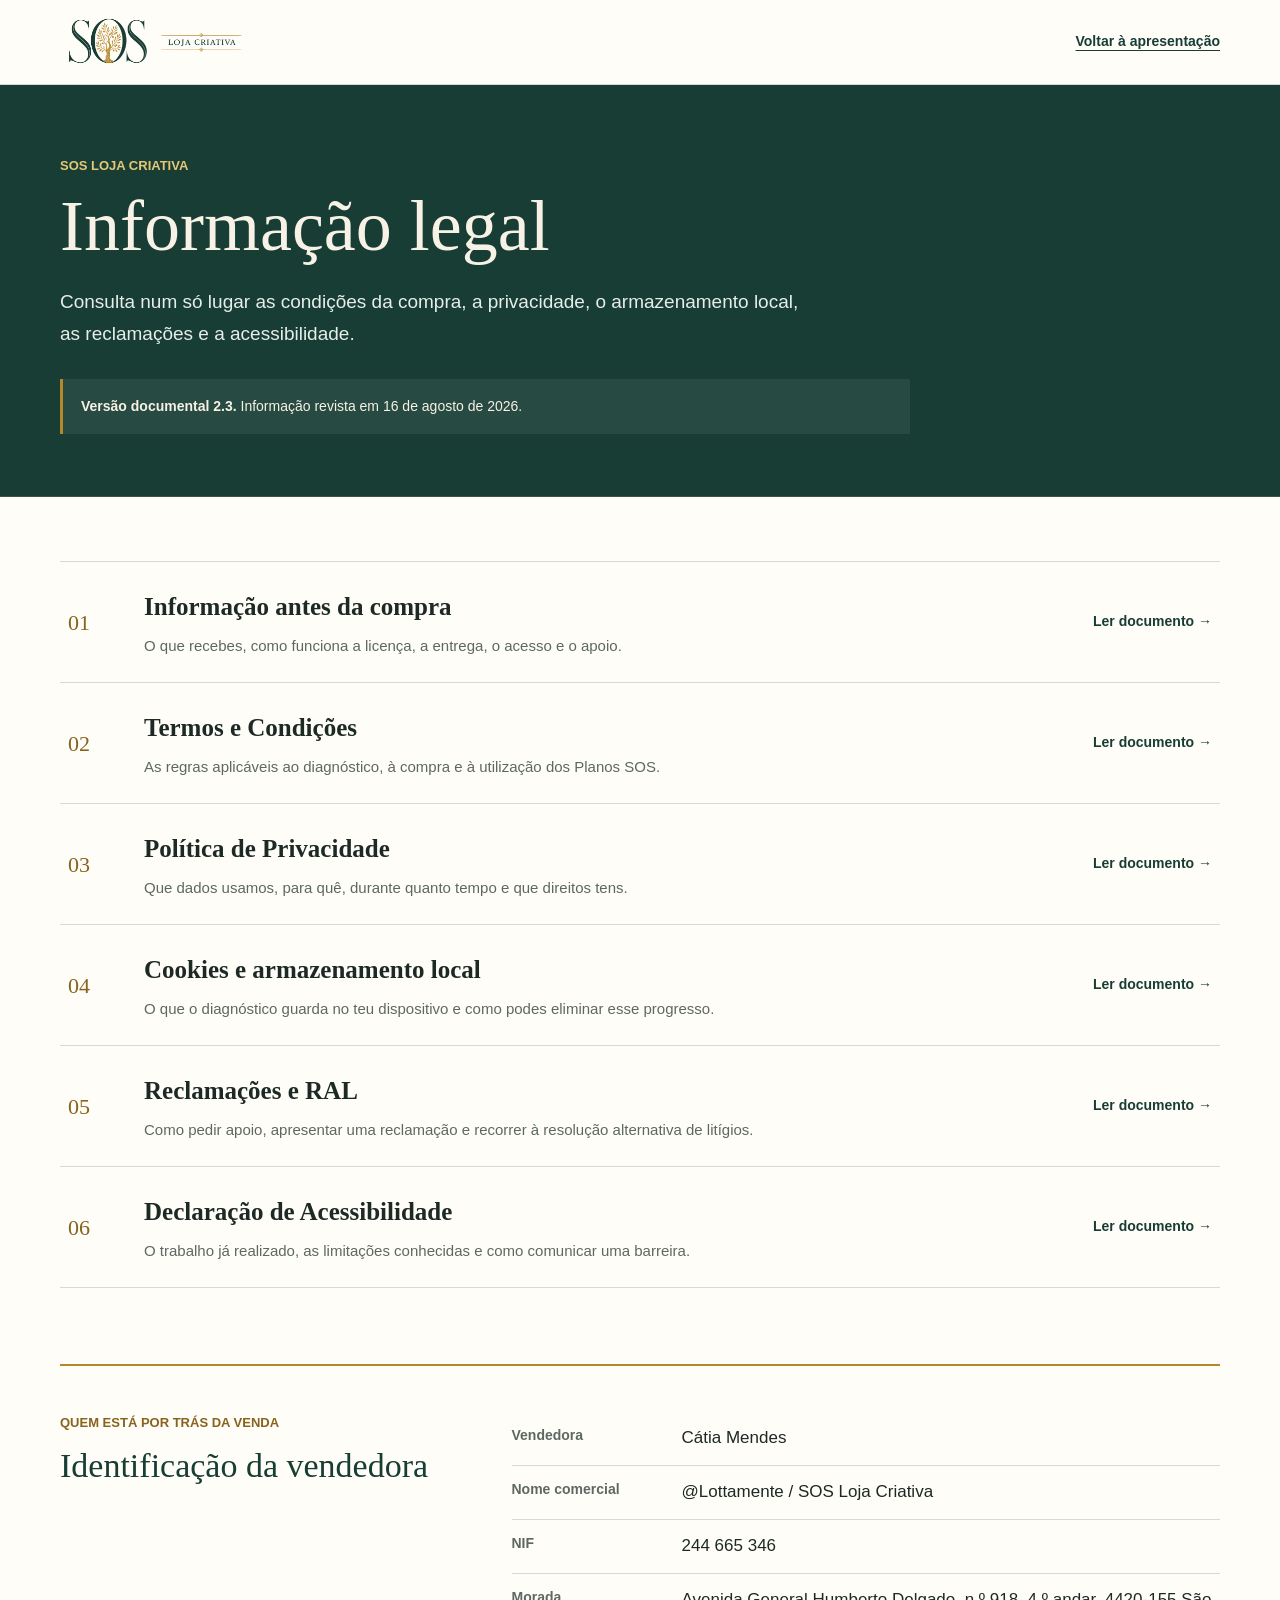
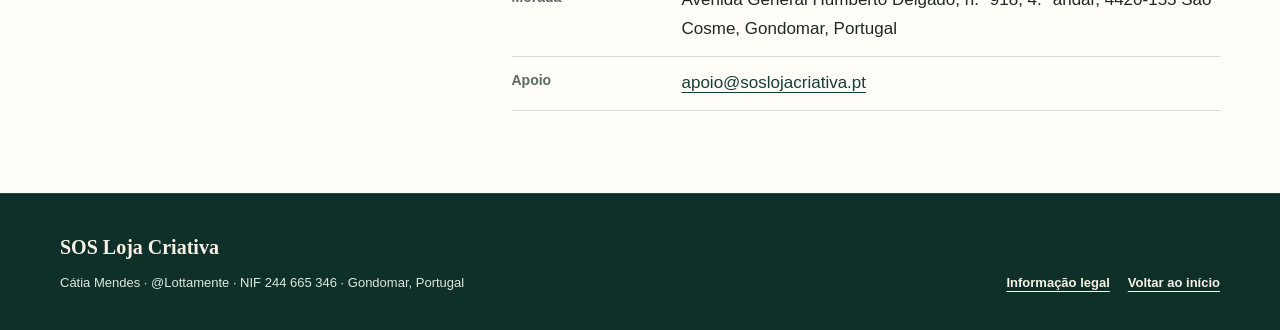
<file: legal/index.html>
<!doctype html>
<html lang="pt-PT">
<head>
  <meta charset="utf-8">
  <meta name="viewport" content="width=device-width, initial-scale=1">
  <meta name="description" content="Consulta num só lugar as condições da compra, a privacidade, o armazenamento local, as reclamações e a acessibilidade.">
  <meta name="theme-color" content="#173d34">
  <title>Informação legal | SOS Loja Criativa</title>
  <link rel="icon" type="image/png" href="../assets/logo-icon.png">
  <link rel="stylesheet" href="styles.css?v=20260816-legal-6">
</head>
<body>
  <a class="skip-link" href="#conteudo">Saltar para o conteúdo</a>
  <header class="legal-header">
    <a class="legal-brand" href="../index.html" aria-label="SOS Loja Criativa, voltar à apresentação">
      <img src="../assets/logo-horizontal.png" alt="SOS Loja Criativa">
    </a>
    <a class="landing-link" href="../index.html">Voltar à apresentação</a>
  </header>

  <main id="conteudo" tabindex="-1">
    <section class="legal-hero">
      <div class="legal-width">
        <p class="legal-eyebrow">SOS Loja Criativa</p>
        <h1>Informação legal</h1>
        <p>Consulta num só lugar as condições da compra, a privacidade, o armazenamento local, as reclamações e a acessibilidade.</p>
        <p class="legal-status"><strong>Versão documental 2.3.</strong> Informação revista em 16 de agosto de 2026.</p>
      </div>
    </section>

    <section class="legal-directory-section">
  <div class="legal-width">
    <ol class="legal-directory" aria-label="Documentos legais disponíveis">
      <li>
        <a href="informacao-antes-da-compra.html">
          <span class="legal-directory-number">01</span>
          <span class="legal-directory-copy"><strong>Informação antes da compra</strong><span>O que recebes, como funciona a licença, a entrega, o acesso e o apoio.</span></span>
          <span class="legal-directory-action" aria-hidden="true">Ler documento →</span>
        </a>
      </li>
<li>
        <a href="termos-e-condicoes.html">
          <span class="legal-directory-number">02</span>
          <span class="legal-directory-copy"><strong>Termos e Condições</strong><span>As regras aplicáveis ao diagnóstico, à compra e à utilização dos Planos SOS.</span></span>
          <span class="legal-directory-action" aria-hidden="true">Ler documento →</span>
        </a>
      </li>
<li>
        <a href="politica-de-privacidade.html">
          <span class="legal-directory-number">03</span>
          <span class="legal-directory-copy"><strong>Política de Privacidade</strong><span>Que dados usamos, para quê, durante quanto tempo e que direitos tens.</span></span>
          <span class="legal-directory-action" aria-hidden="true">Ler documento →</span>
        </a>
      </li>
<li>
        <a href="cookies-e-armazenamento-local.html">
          <span class="legal-directory-number">04</span>
          <span class="legal-directory-copy"><strong>Cookies e armazenamento local</strong><span>O que o diagnóstico guarda no teu dispositivo e como podes eliminar esse progresso.</span></span>
          <span class="legal-directory-action" aria-hidden="true">Ler documento →</span>
        </a>
      </li>
<li>
        <a href="reclamacoes-e-ral.html">
          <span class="legal-directory-number">05</span>
          <span class="legal-directory-copy"><strong>Reclamações e RAL</strong><span>Como pedir apoio, apresentar uma reclamação e recorrer à resolução alternativa de litígios.</span></span>
          <span class="legal-directory-action" aria-hidden="true">Ler documento →</span>
        </a>
      </li>
<li>
        <a href="declaracao-de-acessibilidade.html">
          <span class="legal-directory-number">06</span>
          <span class="legal-directory-copy"><strong>Declaração de Acessibilidade</strong><span>O trabalho já realizado, as limitações conhecidas e como comunicar uma barreira.</span></span>
          <span class="legal-directory-action" aria-hidden="true">Ler documento →</span>
        </a>
      </li>
    </ol>
    <section class="seller-summary" aria-labelledby="seller-summary-title">
      <div>
        <p class="legal-eyebrow">Quem está por trás da venda</p>
        <h2 id="seller-summary-title">Identificação da vendedora</h2>
      </div>
      <dl>
        <div><dt>Vendedora</dt><dd>Cátia Mendes</dd></div>
        <div><dt>Nome comercial</dt><dd>@Lottamente / SOS Loja Criativa</dd></div>
        <div><dt>NIF</dt><dd>244 665 346</dd></div>
        <div><dt>Morada</dt><dd>Avenida General Humberto Delgado, n.º 918, 4.º andar, 4420-155 São Cosme, Gondomar, Portugal</dd></div>
        <div><dt>Apoio</dt><dd><a href="mailto:apoio@soslojacriativa.pt">apoio@soslojacriativa.pt</a></dd></div>
      </dl>
    </section>
  </div>
</section>
  </main>

  <footer class="legal-footer">
    <div class="legal-width legal-footer-inner">
      <div>
        <strong>SOS Loja Criativa</strong>
        <p>Cátia Mendes · @Lottamente · NIF 244 665 346 · Gondomar, Portugal</p>
      </div>
      <div class="legal-footer-links">
        <a href="index.html">Informação legal</a>
        <a href="../index.html#inicio">Voltar ao início</a>
      </div>
    </div>
  </footer>
</body>
</html>
</file>
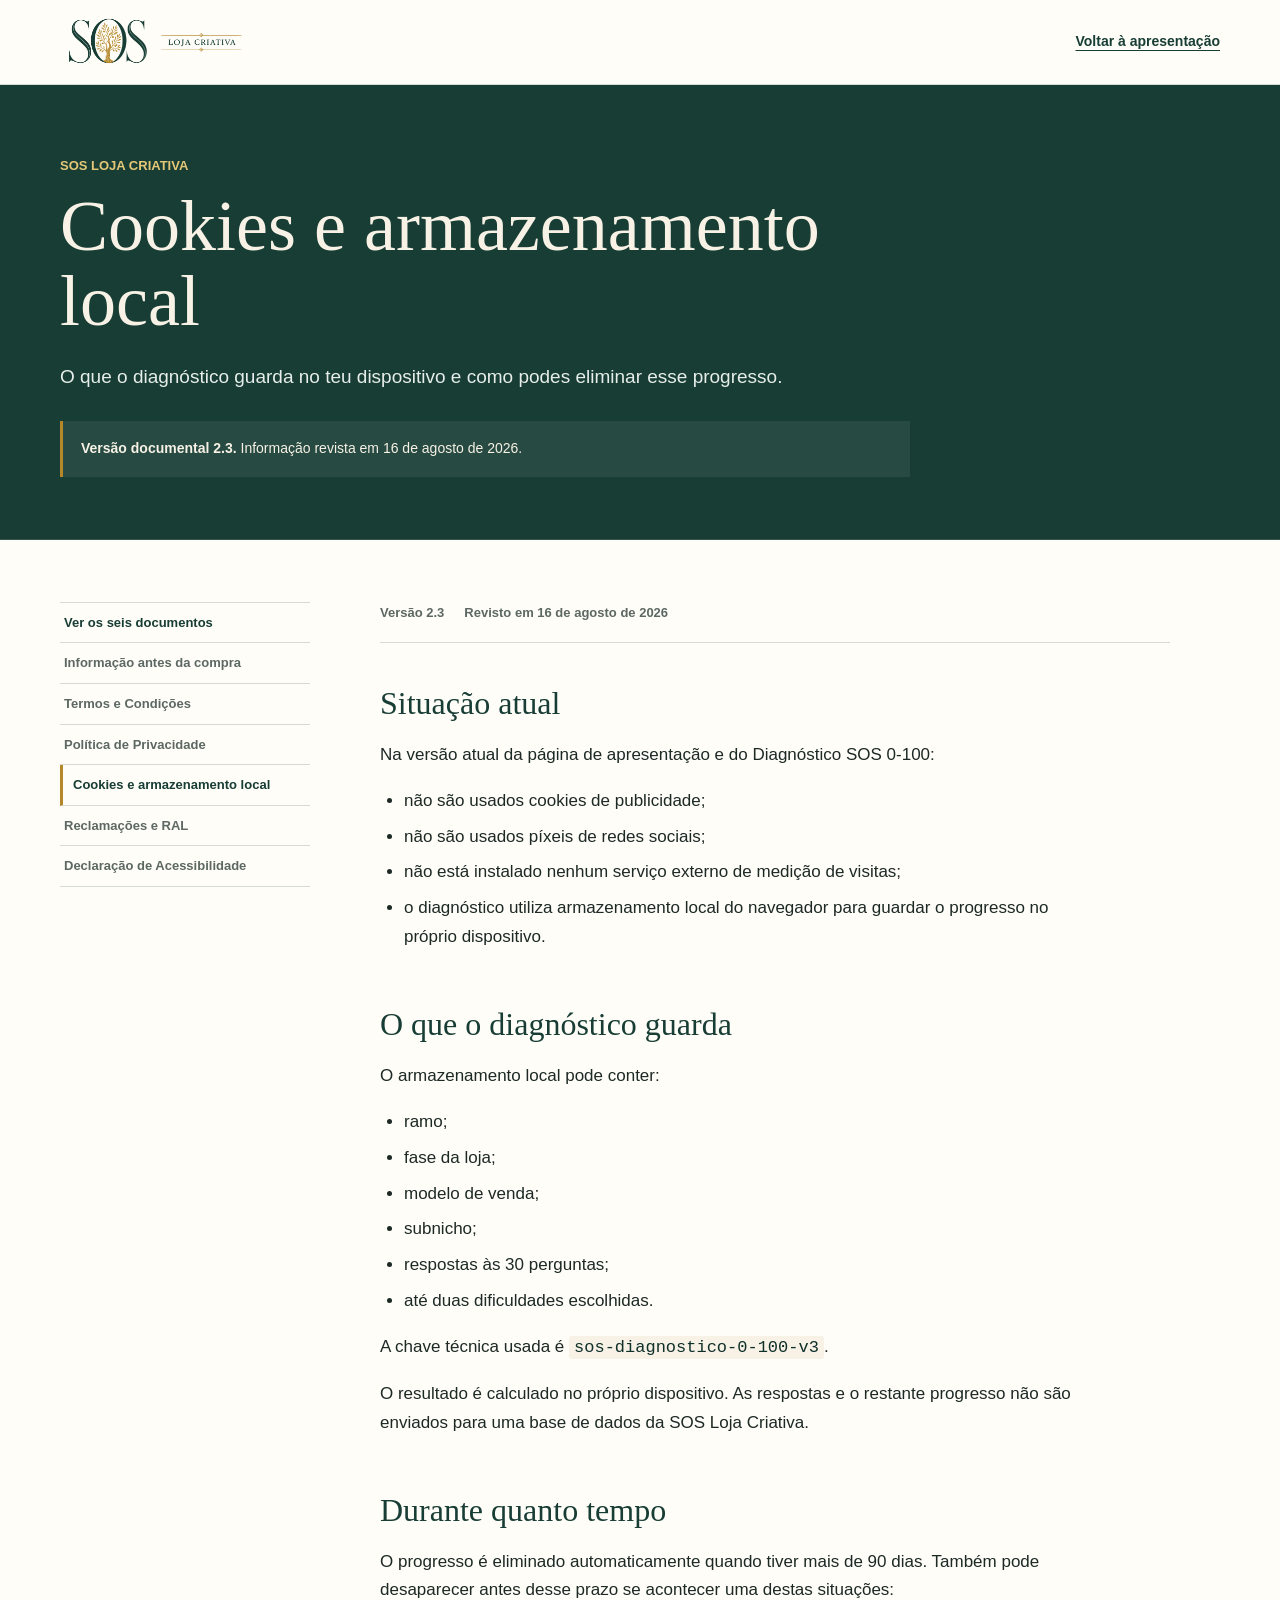
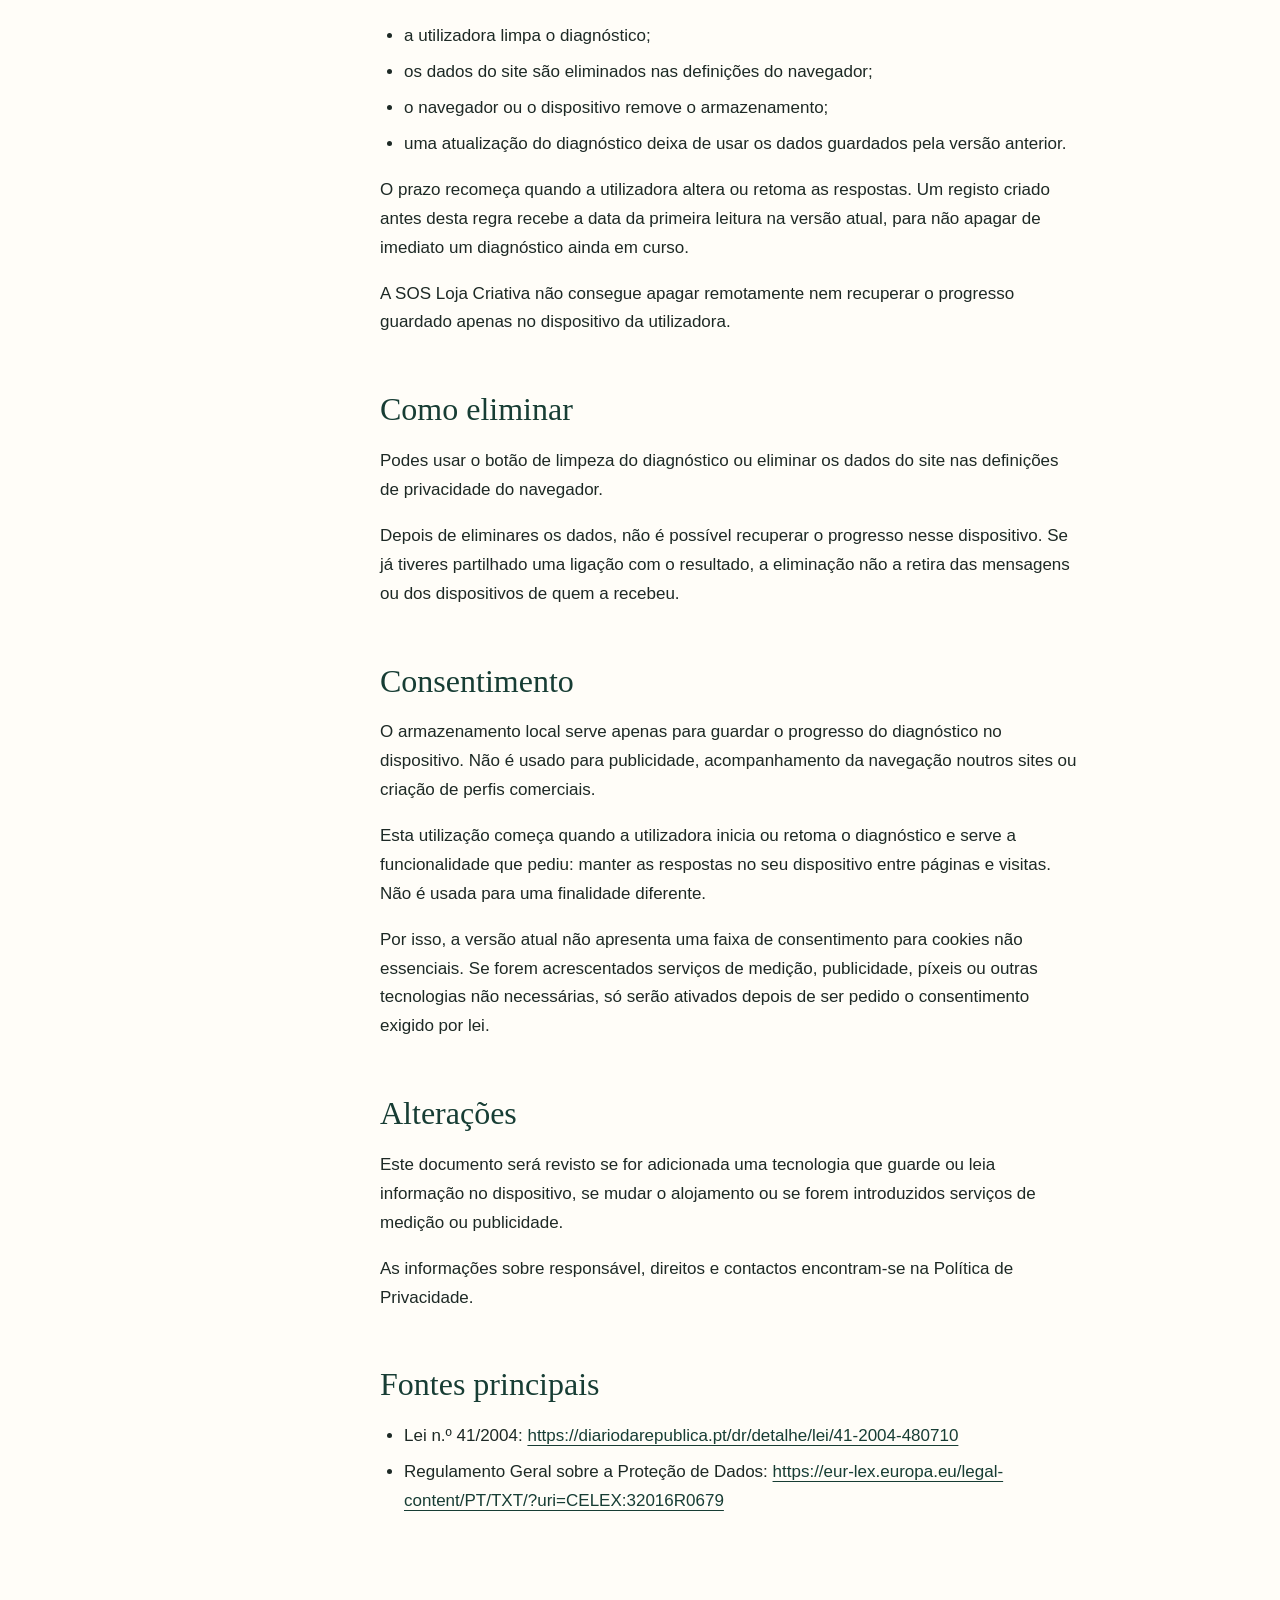
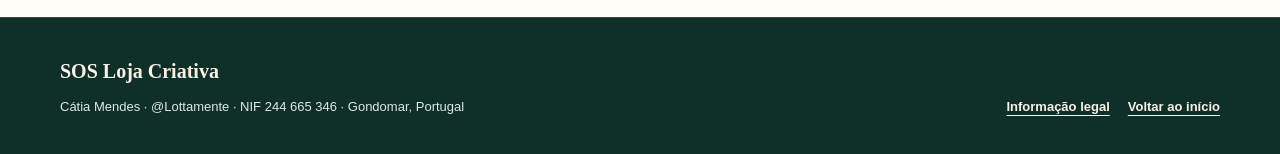
<file: legal/cookies-e-armazenamento-local.html>
<!doctype html>
<html lang="pt-PT">
<head>
  <meta charset="utf-8">
  <meta name="viewport" content="width=device-width, initial-scale=1">
  <meta name="description" content="O que o diagnóstico guarda no teu dispositivo e como podes eliminar esse progresso.">
  <meta name="theme-color" content="#173d34">
  <title>Cookies e armazenamento local | SOS Loja Criativa</title>
  <link rel="icon" type="image/png" href="../assets/logo-icon.png">
  <link rel="stylesheet" href="styles.css?v=20260816-legal-6">
</head>
<body>
  <a class="skip-link" href="#conteudo">Saltar para o conteúdo</a>
  <header class="legal-header">
    <a class="legal-brand" href="../index.html" aria-label="SOS Loja Criativa, voltar à apresentação">
      <img src="../assets/logo-horizontal.png" alt="SOS Loja Criativa">
    </a>
    <a class="landing-link" href="../index.html">Voltar à apresentação</a>
  </header>

  <main id="conteudo" tabindex="-1">
    <section class="legal-hero">
      <div class="legal-width">
        <p class="legal-eyebrow">SOS Loja Criativa</p>
        <h1>Cookies e armazenamento local</h1>
        <p>O que o diagnóstico guarda no teu dispositivo e como podes eliminar esse progresso.</p>
        <p class="legal-status"><strong>Versão documental 2.3.</strong> Informação revista em 16 de agosto de 2026.</p>
      </div>
    </section>

    <div class="legal-width legal-layout">
      <aside class="legal-aside">
        <nav class="legal-nav" aria-label="Documentação legal">
          <a class="legal-nav-home" href="index.html">Ver os seis documentos</a>
          <a href="informacao-antes-da-compra.html">Informação antes da compra</a>
<a href="termos-e-condicoes.html">Termos e Condições</a>
<a href="politica-de-privacidade.html">Política de Privacidade</a>
<a href="cookies-e-armazenamento-local.html" aria-current="page">Cookies e armazenamento local</a>
<a href="reclamacoes-e-ral.html">Reclamações e RAL</a>
<a href="declaracao-de-acessibilidade.html">Declaração de Acessibilidade</a>
        </nav>
      </aside>
      <article class="legal-article">
        <div class="document-meta"><span>Versão 2.3</span><span>Revisto em 16 de agosto de 2026</span></div>
        <h2>Situação atual</h2>
<p>Na versão atual da página de apresentação e do Diagnóstico SOS 0-100:</p>
<ul>
<li>não são usados cookies de publicidade;</li>
<li>não são usados píxeis de redes sociais;</li>
<li>não está instalado nenhum serviço externo de medição de visitas;</li>
<li>o diagnóstico utiliza armazenamento local do navegador para guardar o
progresso no próprio dispositivo.</li>
</ul>
<h2>O que o diagnóstico guarda</h2>
<p>O armazenamento local pode conter:</p>
<ul>
<li>ramo;</li>
<li>fase da loja;</li>
<li>modelo de venda;</li>
<li>subnicho;</li>
<li>respostas às 30 perguntas;</li>
<li>até duas dificuldades escolhidas.</li>
</ul>
<p>A chave técnica usada é <code>sos-diagnostico-0-100-v3</code>.</p>
<p>O resultado é calculado no próprio dispositivo. As respostas e o restante
progresso não são enviados para uma base de dados da SOS Loja Criativa.</p>
<h2>Durante quanto tempo</h2>
<p>O progresso é eliminado automaticamente quando tiver mais de 90 dias. Também
pode desaparecer antes desse prazo se acontecer uma destas situações:</p>
<ul>
<li>a utilizadora limpa o diagnóstico;</li>
<li>os dados do site são eliminados nas definições do navegador;</li>
<li>o navegador ou o dispositivo remove o armazenamento;</li>
<li>uma atualização do diagnóstico deixa de usar os dados guardados pela versão
anterior.</li>
</ul>
<p>O prazo recomeça quando a utilizadora altera ou retoma as respostas. Um registo
criado antes desta regra recebe a data da primeira leitura na versão atual, para
não apagar de imediato um diagnóstico ainda em curso.</p>
<p>A SOS Loja Criativa não consegue apagar remotamente nem recuperar o progresso
guardado apenas no dispositivo da utilizadora.</p>
<h2>Como eliminar</h2>
<p>Podes usar o botão de limpeza do diagnóstico ou eliminar os dados do site nas
definições de privacidade do navegador.</p>
<p>Depois de eliminares os dados, não é possível recuperar o progresso nesse
dispositivo. Se já tiveres partilhado uma ligação com o resultado, a eliminação
não a retira das mensagens ou dos dispositivos de quem a recebeu.</p>
<h2>Consentimento</h2>
<p>O armazenamento local serve apenas para guardar o progresso do diagnóstico no
dispositivo. Não é usado para publicidade, acompanhamento da navegação noutros
sites ou criação de perfis comerciais.</p>
<p>Esta utilização começa quando a utilizadora inicia ou retoma o diagnóstico e
serve a funcionalidade que pediu: manter as respostas no seu dispositivo entre
páginas e visitas. Não é usada para uma finalidade diferente.</p>
<p>Por isso, a versão atual não apresenta uma faixa de consentimento para cookies
não essenciais. Se forem acrescentados serviços de medição, publicidade, píxeis
ou outras tecnologias não necessárias, só serão ativados depois de ser pedido o
consentimento exigido por lei.</p>
<h2>Alterações</h2>
<p>Este documento será revisto se for adicionada uma tecnologia que guarde ou leia
informação no dispositivo, se mudar o alojamento ou se forem introduzidos
serviços de medição ou publicidade.</p>
<p>As informações sobre responsável, direitos e contactos encontram-se na Política
de Privacidade.</p>
<h2>Fontes principais</h2>
<ul>
<li>Lei n.º 41/2004:
<a href="https://diariodarepublica.pt/dr/detalhe/lei/41-2004-480710">https://diariodarepublica.pt/dr/detalhe/lei/41-2004-480710</a></li>
<li>Regulamento Geral sobre a Proteção de Dados:
<a href="https://eur-lex.europa.eu/legal-content/PT/TXT/?uri=CELEX:32016R0679">https://eur-lex.europa.eu/legal-content/PT/TXT/?uri=CELEX:32016R0679</a></li>
</ul>

      </article>
    </div>
  </main>

  <footer class="legal-footer">
    <div class="legal-width legal-footer-inner">
      <div>
        <strong>SOS Loja Criativa</strong>
        <p>Cátia Mendes · @Lottamente · NIF 244 665 346 · Gondomar, Portugal</p>
      </div>
      <div class="legal-footer-links">
        <a href="index.html">Informação legal</a>
        <a href="../index.html#inicio">Voltar ao início</a>
      </div>
    </div>
  </footer>
</body>
</html>
</file>
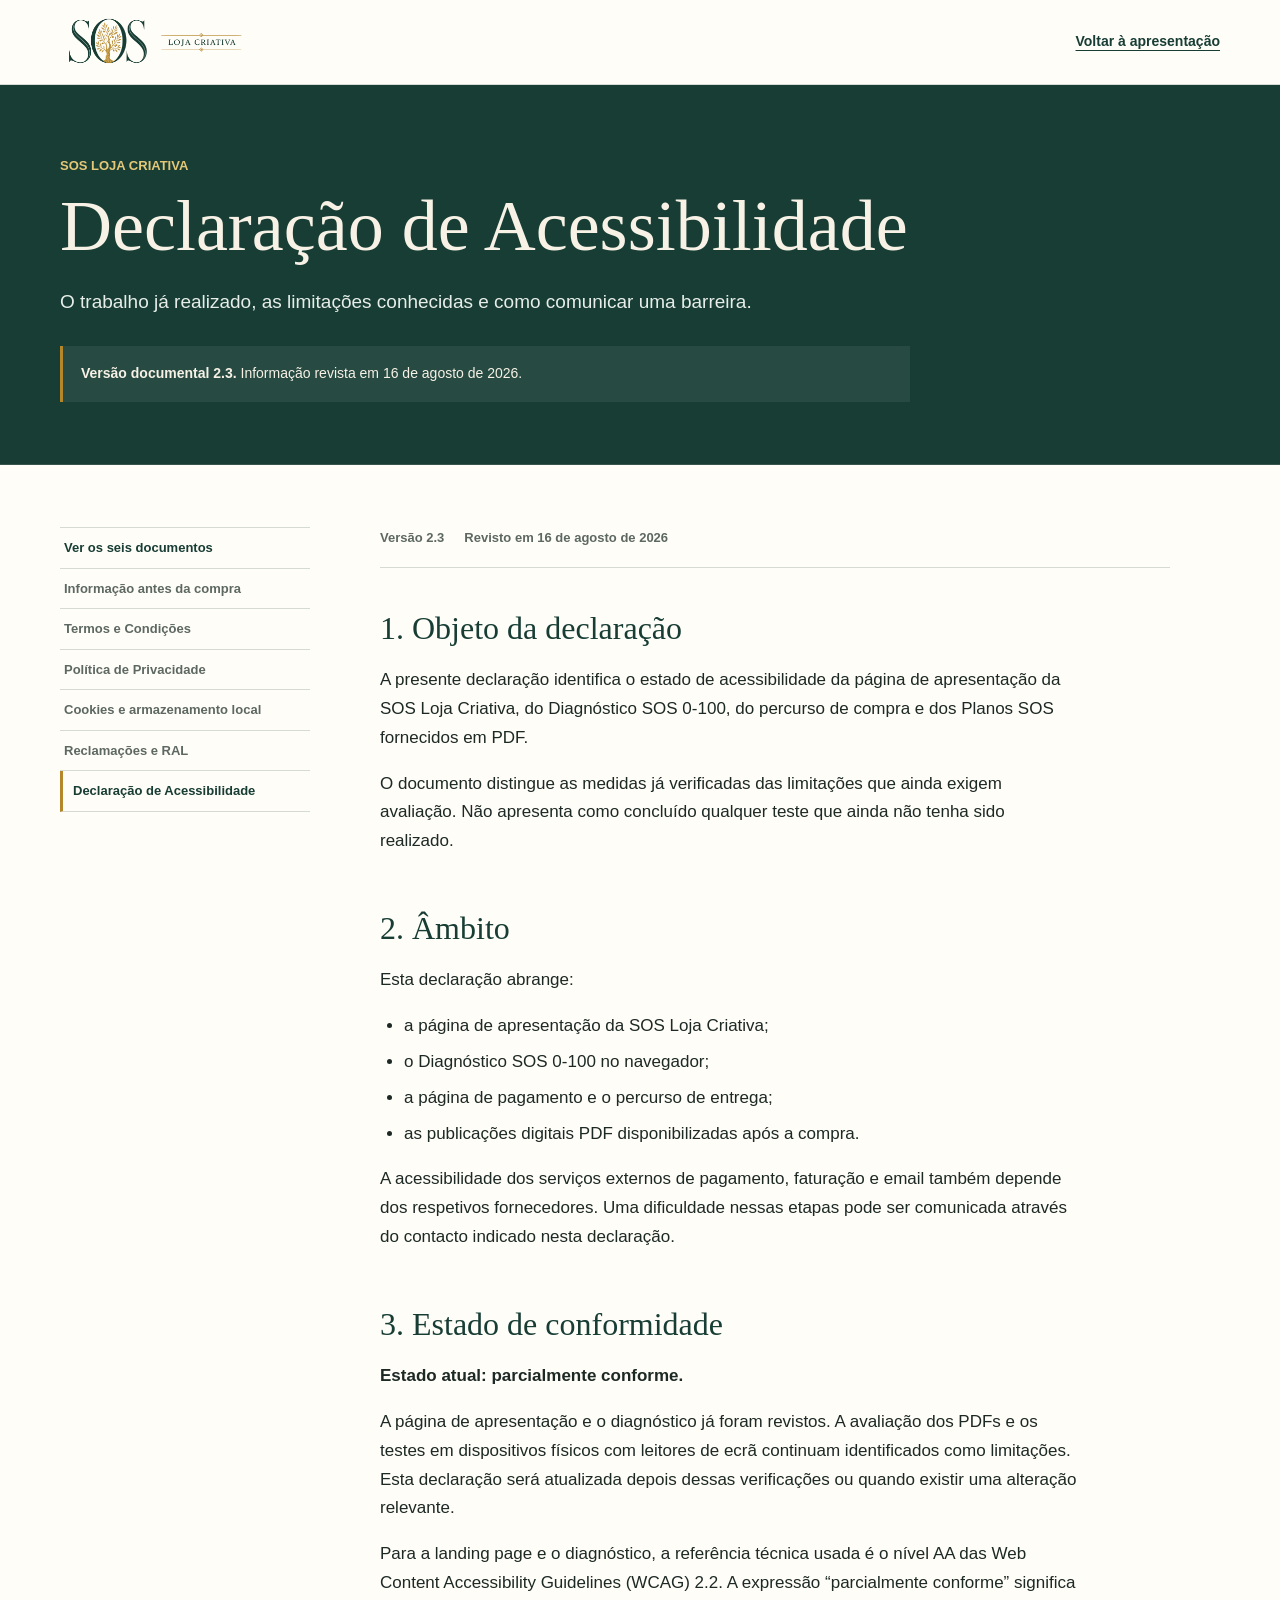
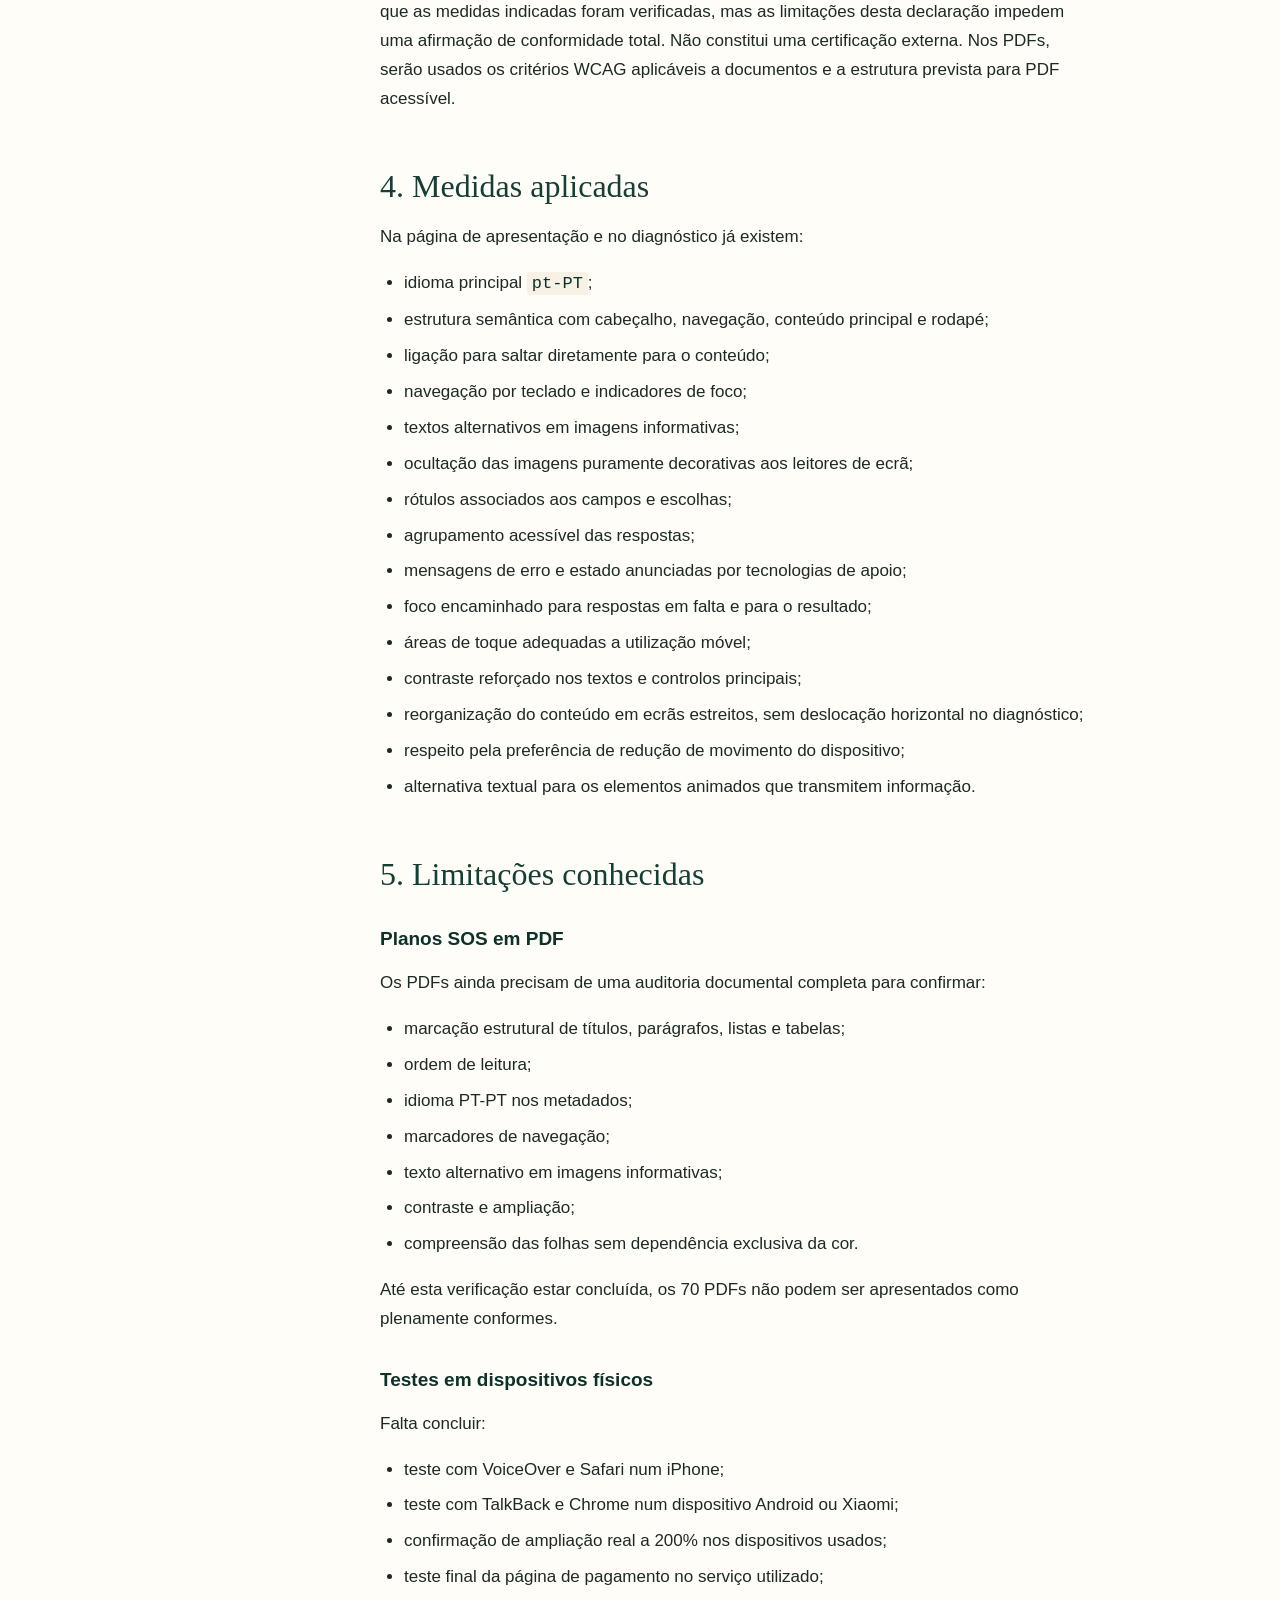
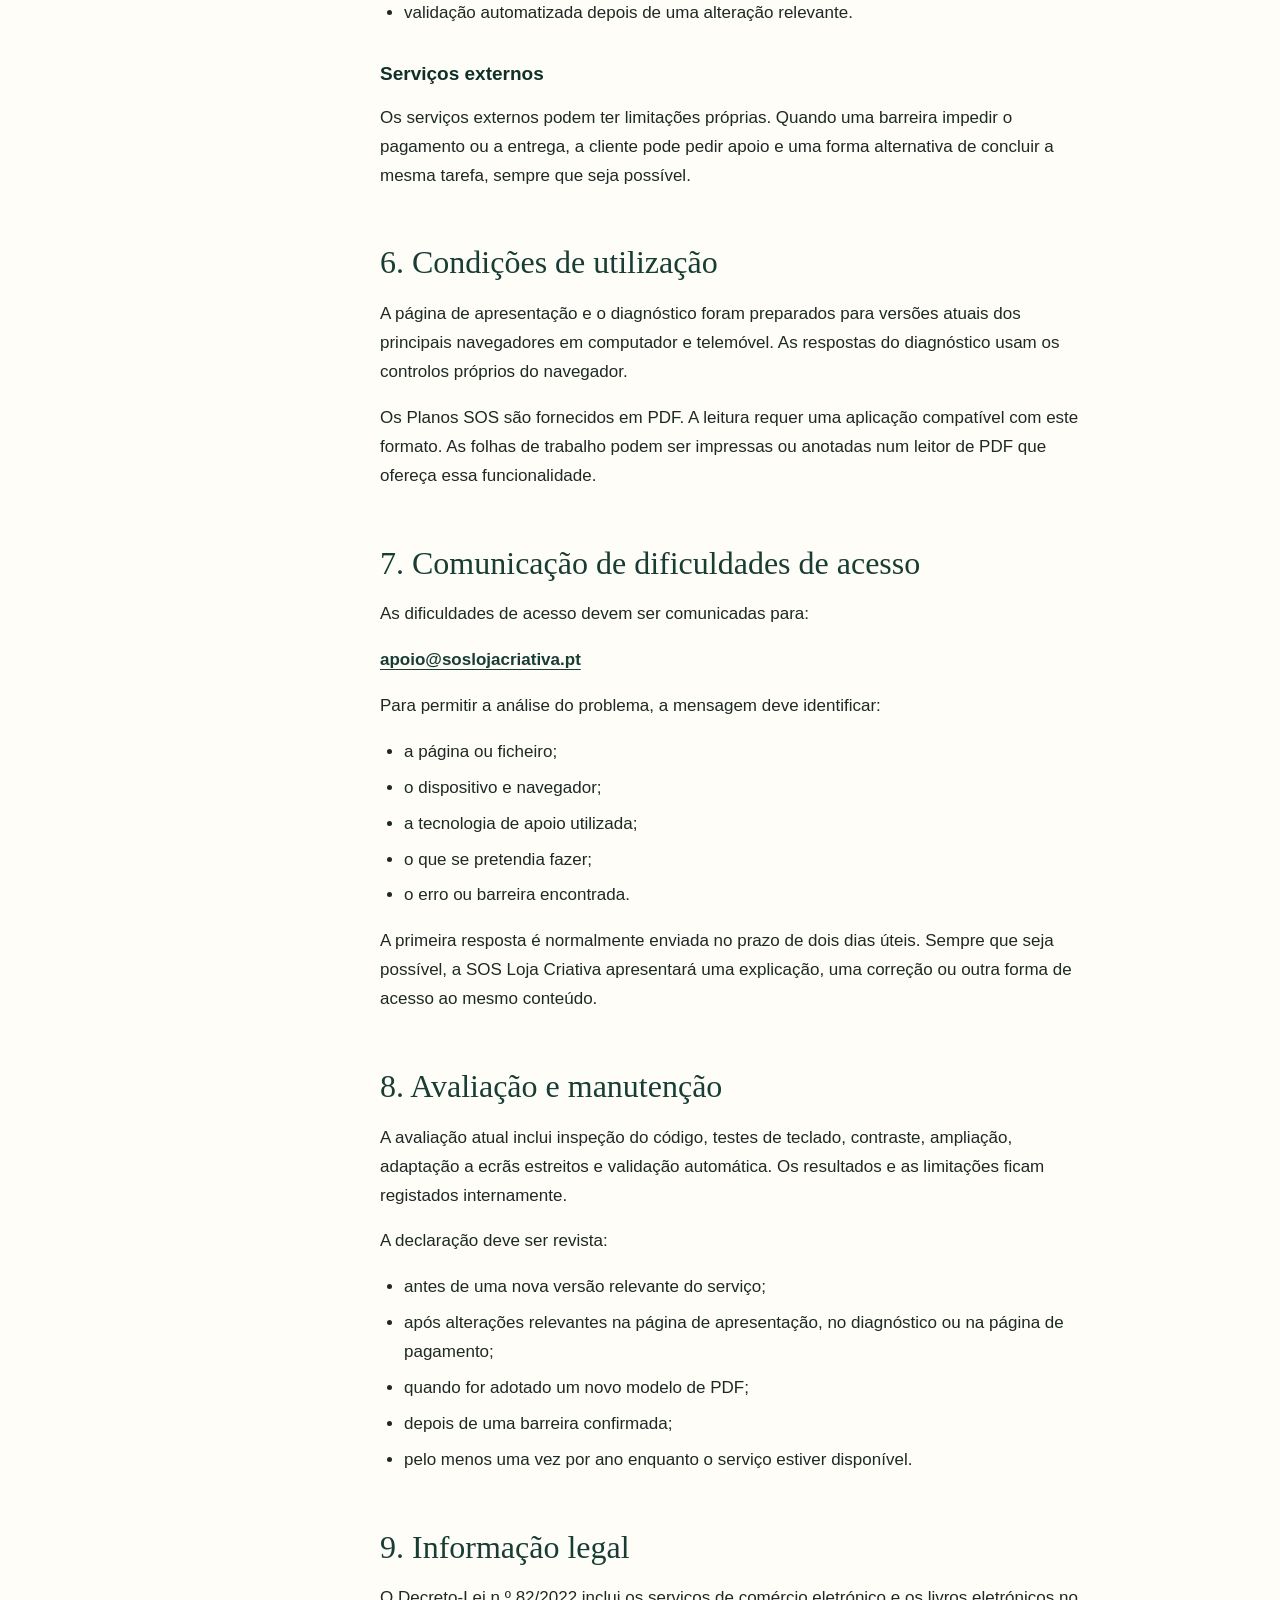
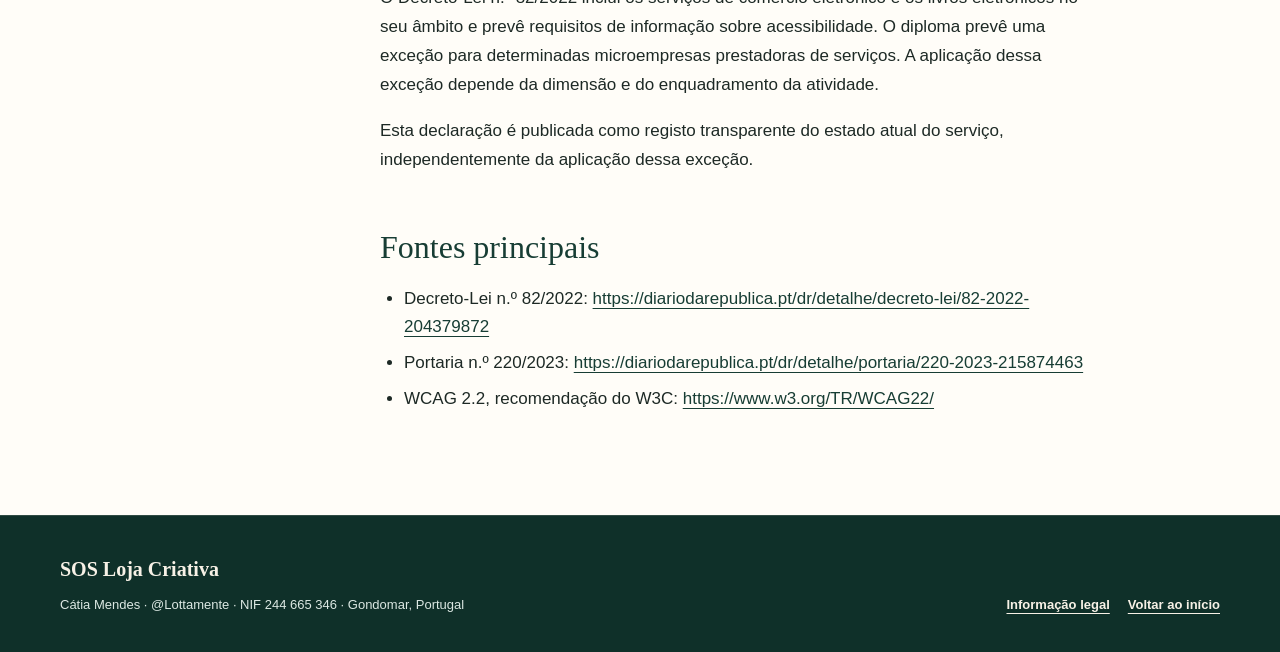
<file: legal/declaracao-de-acessibilidade.html>
<!doctype html>
<html lang="pt-PT">
<head>
  <meta charset="utf-8">
  <meta name="viewport" content="width=device-width, initial-scale=1">
  <meta name="description" content="O trabalho já realizado, as limitações conhecidas e como comunicar uma barreira.">
  <meta name="theme-color" content="#173d34">
  <title>Declaração de Acessibilidade | SOS Loja Criativa</title>
  <link rel="icon" type="image/png" href="../assets/logo-icon.png">
  <link rel="stylesheet" href="styles.css?v=20260816-legal-6">
</head>
<body>
  <a class="skip-link" href="#conteudo">Saltar para o conteúdo</a>
  <header class="legal-header">
    <a class="legal-brand" href="../index.html" aria-label="SOS Loja Criativa, voltar à apresentação">
      <img src="../assets/logo-horizontal.png" alt="SOS Loja Criativa">
    </a>
    <a class="landing-link" href="../index.html">Voltar à apresentação</a>
  </header>

  <main id="conteudo" tabindex="-1">
    <section class="legal-hero">
      <div class="legal-width">
        <p class="legal-eyebrow">SOS Loja Criativa</p>
        <h1>Declaração de Acessibilidade</h1>
        <p>O trabalho já realizado, as limitações conhecidas e como comunicar uma barreira.</p>
        <p class="legal-status"><strong>Versão documental 2.3.</strong> Informação revista em 16 de agosto de 2026.</p>
      </div>
    </section>

    <div class="legal-width legal-layout">
      <aside class="legal-aside">
        <nav class="legal-nav" aria-label="Documentação legal">
          <a class="legal-nav-home" href="index.html">Ver os seis documentos</a>
          <a href="informacao-antes-da-compra.html">Informação antes da compra</a>
<a href="termos-e-condicoes.html">Termos e Condições</a>
<a href="politica-de-privacidade.html">Política de Privacidade</a>
<a href="cookies-e-armazenamento-local.html">Cookies e armazenamento local</a>
<a href="reclamacoes-e-ral.html">Reclamações e RAL</a>
<a href="declaracao-de-acessibilidade.html" aria-current="page">Declaração de Acessibilidade</a>
        </nav>
      </aside>
      <article class="legal-article">
        <div class="document-meta"><span>Versão 2.3</span><span>Revisto em 16 de agosto de 2026</span></div>
        <h2>1. Objeto da declaração</h2>
<p>A presente declaração identifica o estado de acessibilidade da página de
apresentação da SOS Loja Criativa, do Diagnóstico SOS 0-100, do percurso de
compra e dos Planos SOS fornecidos em PDF.</p>
<p>O documento distingue as medidas já verificadas das limitações que ainda exigem
avaliação. Não apresenta como concluído qualquer teste que ainda não tenha sido
realizado.</p>
<h2>2. Âmbito</h2>
<p>Esta declaração abrange:</p>
<ul>
<li>a página de apresentação da SOS Loja Criativa;</li>
<li>o Diagnóstico SOS 0-100 no navegador;</li>
<li>a página de pagamento e o percurso de entrega;</li>
<li>as publicações digitais PDF disponibilizadas após a compra.</li>
</ul>
<p>A acessibilidade dos serviços externos de pagamento, faturação e email também
depende dos respetivos fornecedores. Uma dificuldade nessas etapas pode ser
comunicada através do contacto indicado nesta declaração.</p>
<h2>3. Estado de conformidade</h2>
<p><strong>Estado atual: parcialmente conforme.</strong></p>
<p>A página de apresentação e o diagnóstico já foram revistos. A avaliação dos
PDFs e os testes em dispositivos físicos com leitores de ecrã continuam
identificados como limitações. Esta declaração será atualizada depois dessas
verificações ou quando existir uma alteração relevante.</p>
<p>Para a landing page e o diagnóstico, a referência técnica usada é o nível AA
das Web Content Accessibility Guidelines (WCAG) 2.2. A expressão “parcialmente
conforme” significa que as medidas indicadas foram verificadas, mas as
limitações desta declaração impedem uma afirmação de conformidade total. Não
constitui uma certificação externa. Nos PDFs, serão usados os critérios WCAG
aplicáveis a documentos e a estrutura prevista para PDF acessível.</p>
<h2>4. Medidas aplicadas</h2>
<p>Na página de apresentação e no diagnóstico já existem:</p>
<ul>
<li>idioma principal <code>pt-PT</code>;</li>
<li>estrutura semântica com cabeçalho, navegação, conteúdo principal e rodapé;</li>
<li>ligação para saltar diretamente para o conteúdo;</li>
<li>navegação por teclado e indicadores de foco;</li>
<li>textos alternativos em imagens informativas;</li>
<li>ocultação das imagens puramente decorativas aos leitores de ecrã;</li>
<li>rótulos associados aos campos e escolhas;</li>
<li>agrupamento acessível das respostas;</li>
<li>mensagens de erro e estado anunciadas por tecnologias de apoio;</li>
<li>foco encaminhado para respostas em falta e para o resultado;</li>
<li>áreas de toque adequadas a utilização móvel;</li>
<li>contraste reforçado nos textos e controlos principais;</li>
<li>reorganização do conteúdo em ecrãs estreitos, sem deslocação horizontal no
diagnóstico;</li>
<li>respeito pela preferência de redução de movimento do dispositivo;</li>
<li>alternativa textual para os elementos animados que transmitem informação.</li>
</ul>
<h2>5. Limitações conhecidas</h2>
<h3>Planos SOS em PDF</h3>
<p>Os PDFs ainda precisam de uma auditoria documental completa para confirmar:</p>
<ul>
<li>marcação estrutural de títulos, parágrafos, listas e tabelas;</li>
<li>ordem de leitura;</li>
<li>idioma PT-PT nos metadados;</li>
<li>marcadores de navegação;</li>
<li>texto alternativo em imagens informativas;</li>
<li>contraste e ampliação;</li>
<li>compreensão das folhas sem dependência exclusiva da cor.</li>
</ul>
<p>Até esta verificação estar concluída, os 70 PDFs não podem ser apresentados como
plenamente conformes.</p>
<h3>Testes em dispositivos físicos</h3>
<p>Falta concluir:</p>
<ul>
<li>teste com VoiceOver e Safari num iPhone;</li>
<li>teste com TalkBack e Chrome num dispositivo Android ou Xiaomi;</li>
<li>confirmação de ampliação real a 200% nos dispositivos usados;</li>
<li>teste final da página de pagamento no serviço utilizado;</li>
<li>validação automatizada depois de uma alteração relevante.</li>
</ul>
<h3>Serviços externos</h3>
<p>Os serviços externos podem ter limitações próprias. Quando uma barreira impedir
o pagamento ou a entrega, a cliente pode pedir apoio e uma forma alternativa de
concluir a mesma tarefa, sempre que seja possível.</p>
<h2>6. Condições de utilização</h2>
<p>A página de apresentação e o diagnóstico foram preparados para versões atuais
dos principais navegadores em computador e telemóvel. As respostas do
diagnóstico usam os controlos próprios do navegador.</p>
<p>Os Planos SOS são fornecidos em PDF. A leitura requer uma aplicação compatível
com este formato. As folhas de trabalho podem ser impressas ou anotadas num
leitor de PDF que ofereça essa funcionalidade.</p>
<h2>7. Comunicação de dificuldades de acesso</h2>
<p>As dificuldades de acesso devem ser comunicadas para:</p>
<p><strong><a href="mailto:apoio@soslojacriativa.pt">apoio@soslojacriativa.pt</a></strong></p>
<p>Para permitir a análise do problema, a mensagem deve identificar:</p>
<ul>
<li>a página ou ficheiro;</li>
<li>o dispositivo e navegador;</li>
<li>a tecnologia de apoio utilizada;</li>
<li>o que se pretendia fazer;</li>
<li>o erro ou barreira encontrada.</li>
</ul>
<p>A primeira resposta é normalmente enviada no prazo de dois dias úteis. Sempre
que seja possível, a SOS Loja Criativa apresentará uma explicação, uma correção
ou outra forma de acesso ao mesmo conteúdo.</p>
<h2>8. Avaliação e manutenção</h2>
<p>A avaliação atual inclui inspeção do código, testes de teclado, contraste,
ampliação, adaptação a ecrãs estreitos e validação automática. Os resultados e
as limitações ficam registados internamente.</p>
<p>A declaração deve ser revista:</p>
<ul>
<li>antes de uma nova versão relevante do serviço;</li>
<li>após alterações relevantes na página de apresentação, no diagnóstico ou na
página de pagamento;</li>
<li>quando for adotado um novo modelo de PDF;</li>
<li>depois de uma barreira confirmada;</li>
<li>pelo menos uma vez por ano enquanto o serviço estiver disponível.</li>
</ul>
<h2>9. Informação legal</h2>
<p>O Decreto-Lei n.º 82/2022 inclui os serviços de comércio eletrónico e os livros
eletrónicos no seu âmbito e prevê requisitos de informação sobre acessibilidade.
O diploma prevê uma exceção para determinadas microempresas prestadoras de
serviços. A aplicação dessa exceção depende da dimensão e do enquadramento da
atividade.</p>
<p>Esta declaração é publicada como registo transparente do estado atual do
serviço, independentemente da aplicação dessa exceção.</p>
<h2>Fontes principais</h2>
<ul>
<li>Decreto-Lei n.º 82/2022:
<a href="https://diariodarepublica.pt/dr/detalhe/decreto-lei/82-2022-204379872">https://diariodarepublica.pt/dr/detalhe/decreto-lei/82-2022-204379872</a></li>
<li>Portaria n.º 220/2023:
<a href="https://diariodarepublica.pt/dr/detalhe/portaria/220-2023-215874463">https://diariodarepublica.pt/dr/detalhe/portaria/220-2023-215874463</a></li>
<li>WCAG 2.2, recomendação do W3C:
<a href="https://www.w3.org/TR/WCAG22/">https://www.w3.org/TR/WCAG22/</a></li>
</ul>

      </article>
    </div>
  </main>

  <footer class="legal-footer">
    <div class="legal-width legal-footer-inner">
      <div>
        <strong>SOS Loja Criativa</strong>
        <p>Cátia Mendes · @Lottamente · NIF 244 665 346 · Gondomar, Portugal</p>
      </div>
      <div class="legal-footer-links">
        <a href="index.html">Informação legal</a>
        <a href="../index.html#inicio">Voltar ao início</a>
      </div>
    </div>
  </footer>
</body>
</html>
</file>
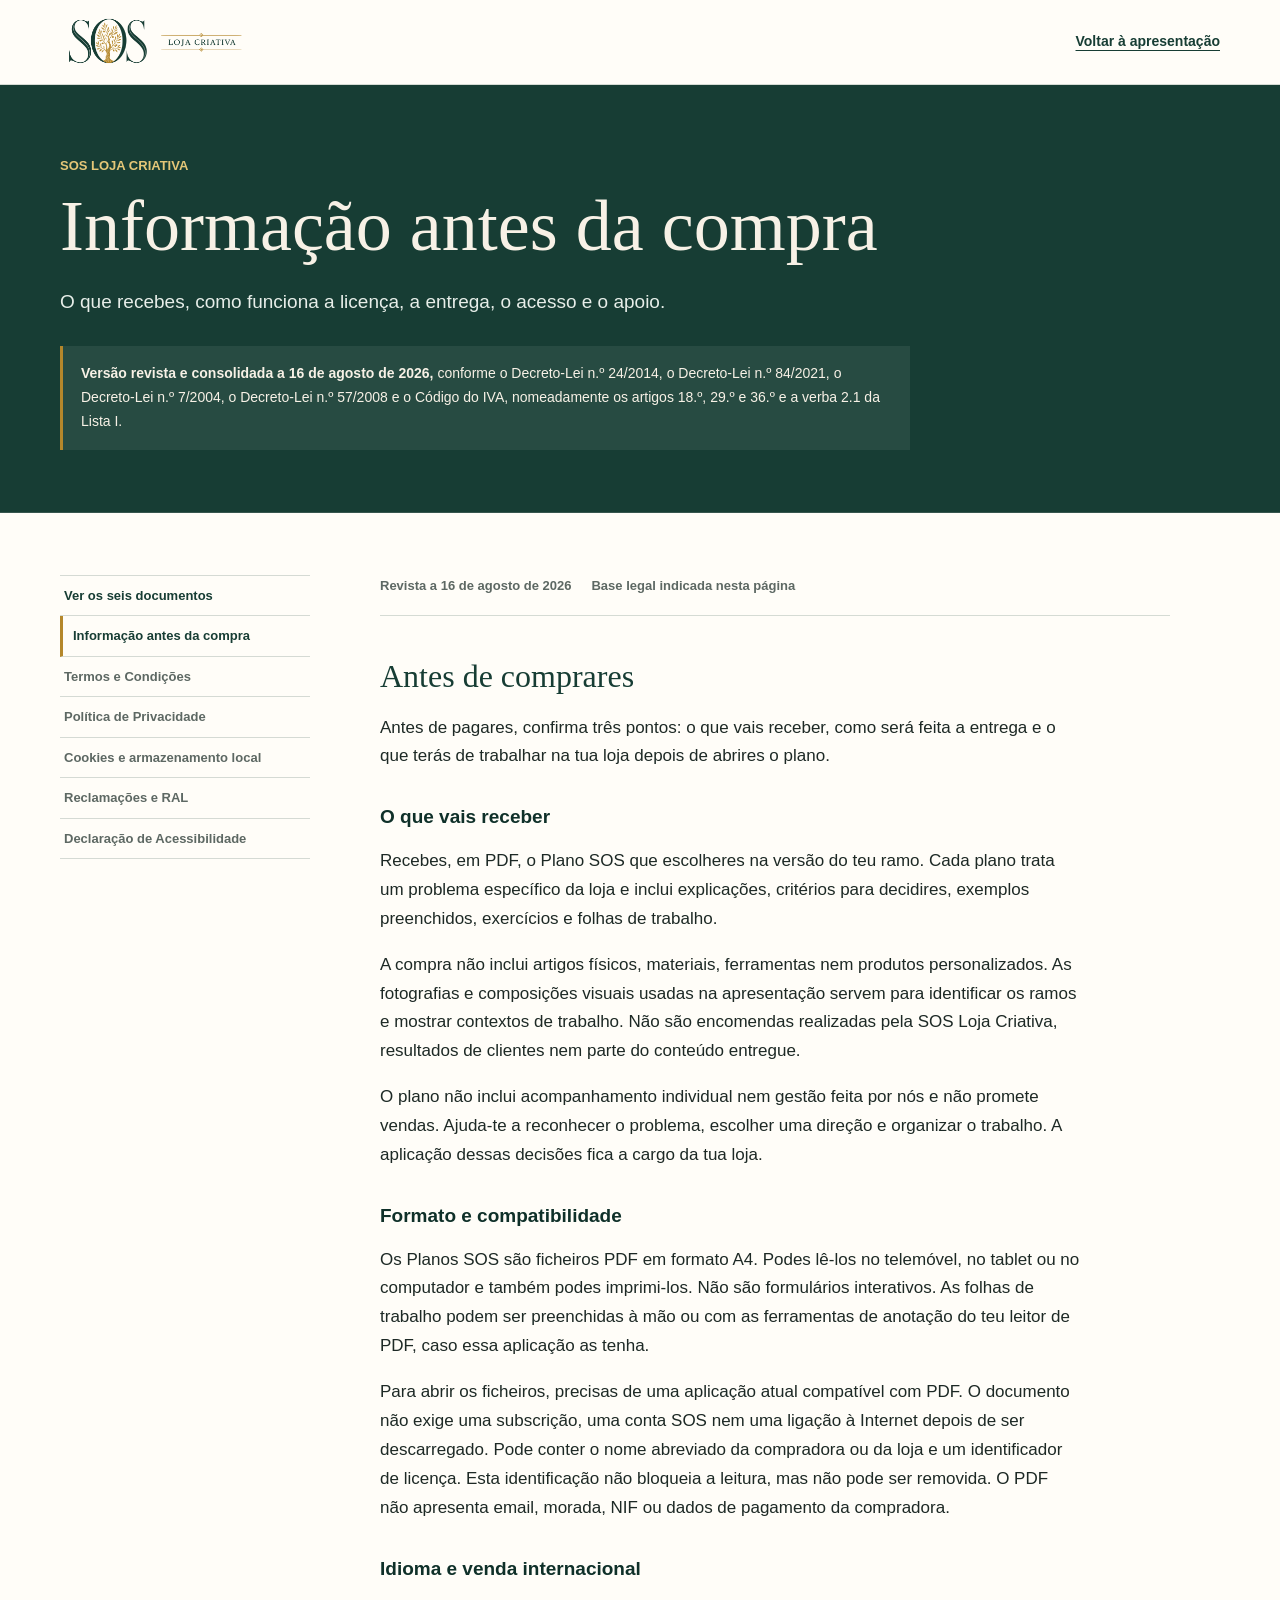
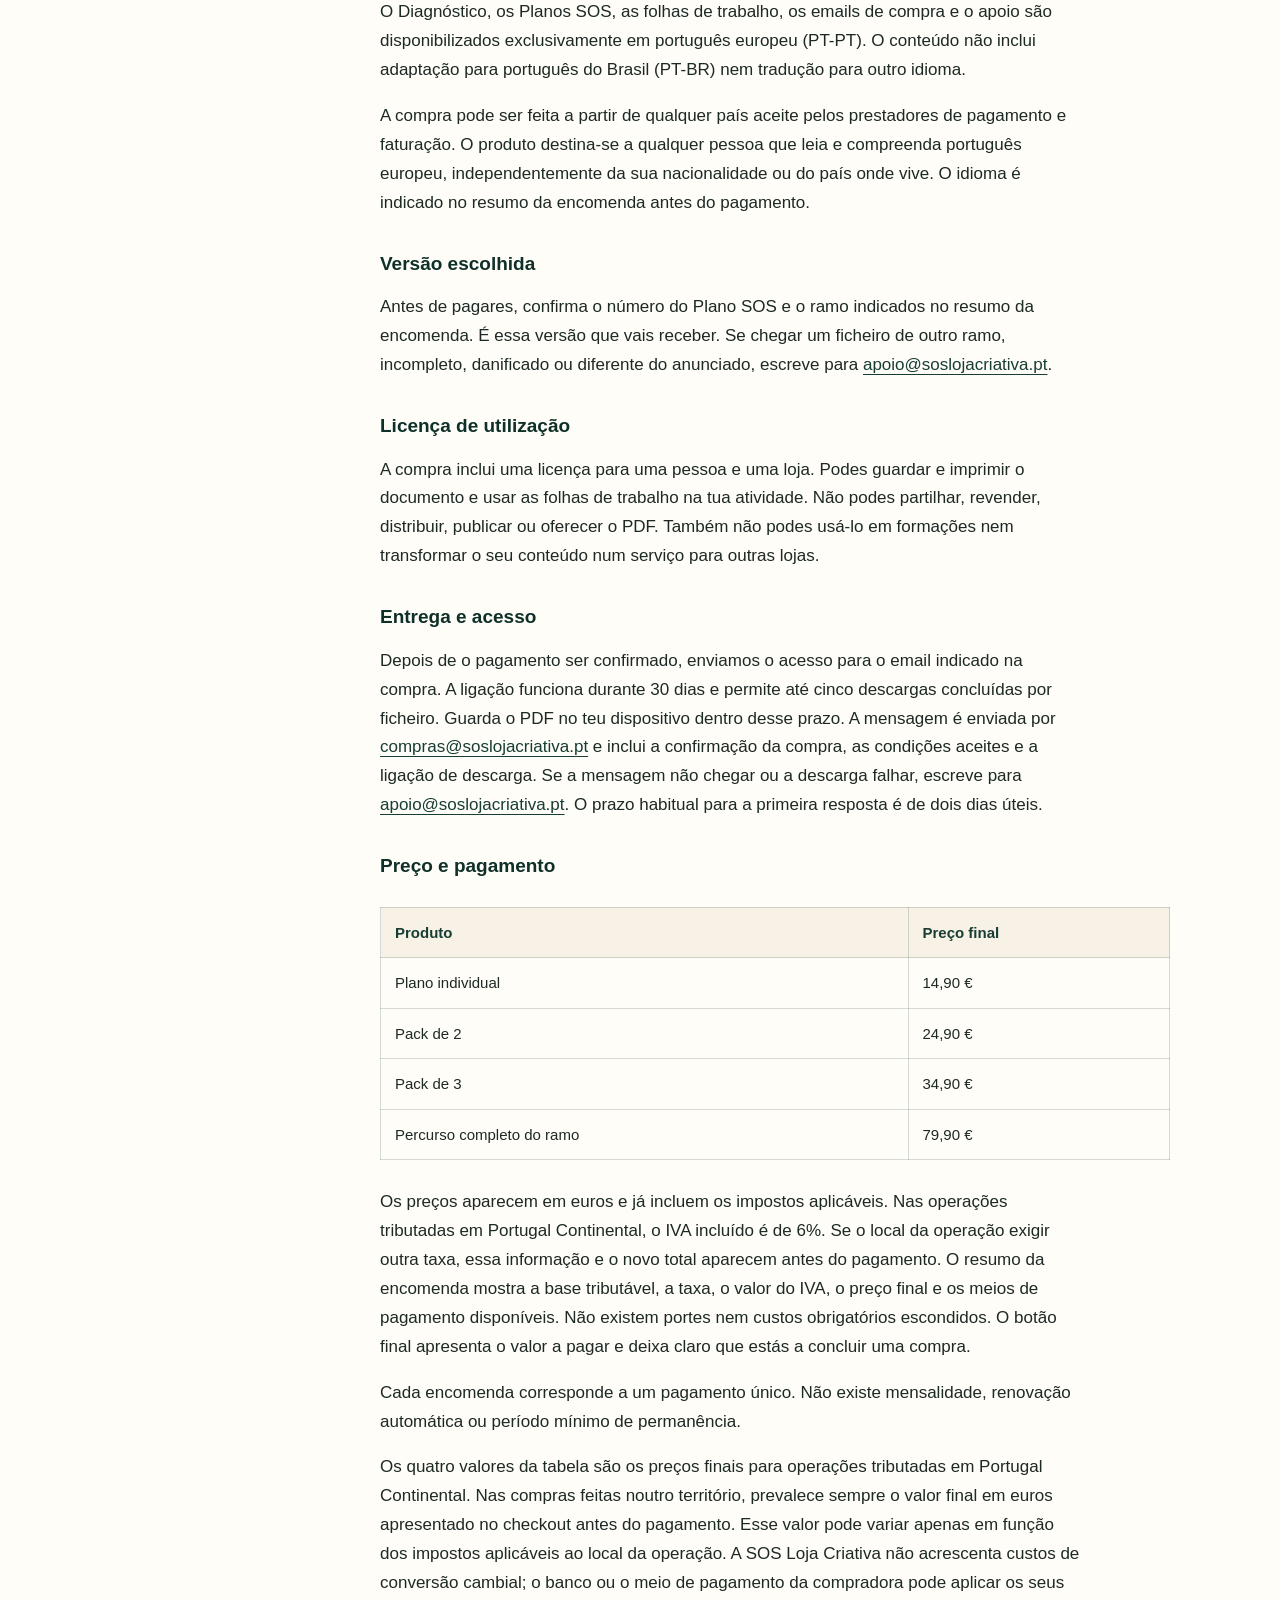
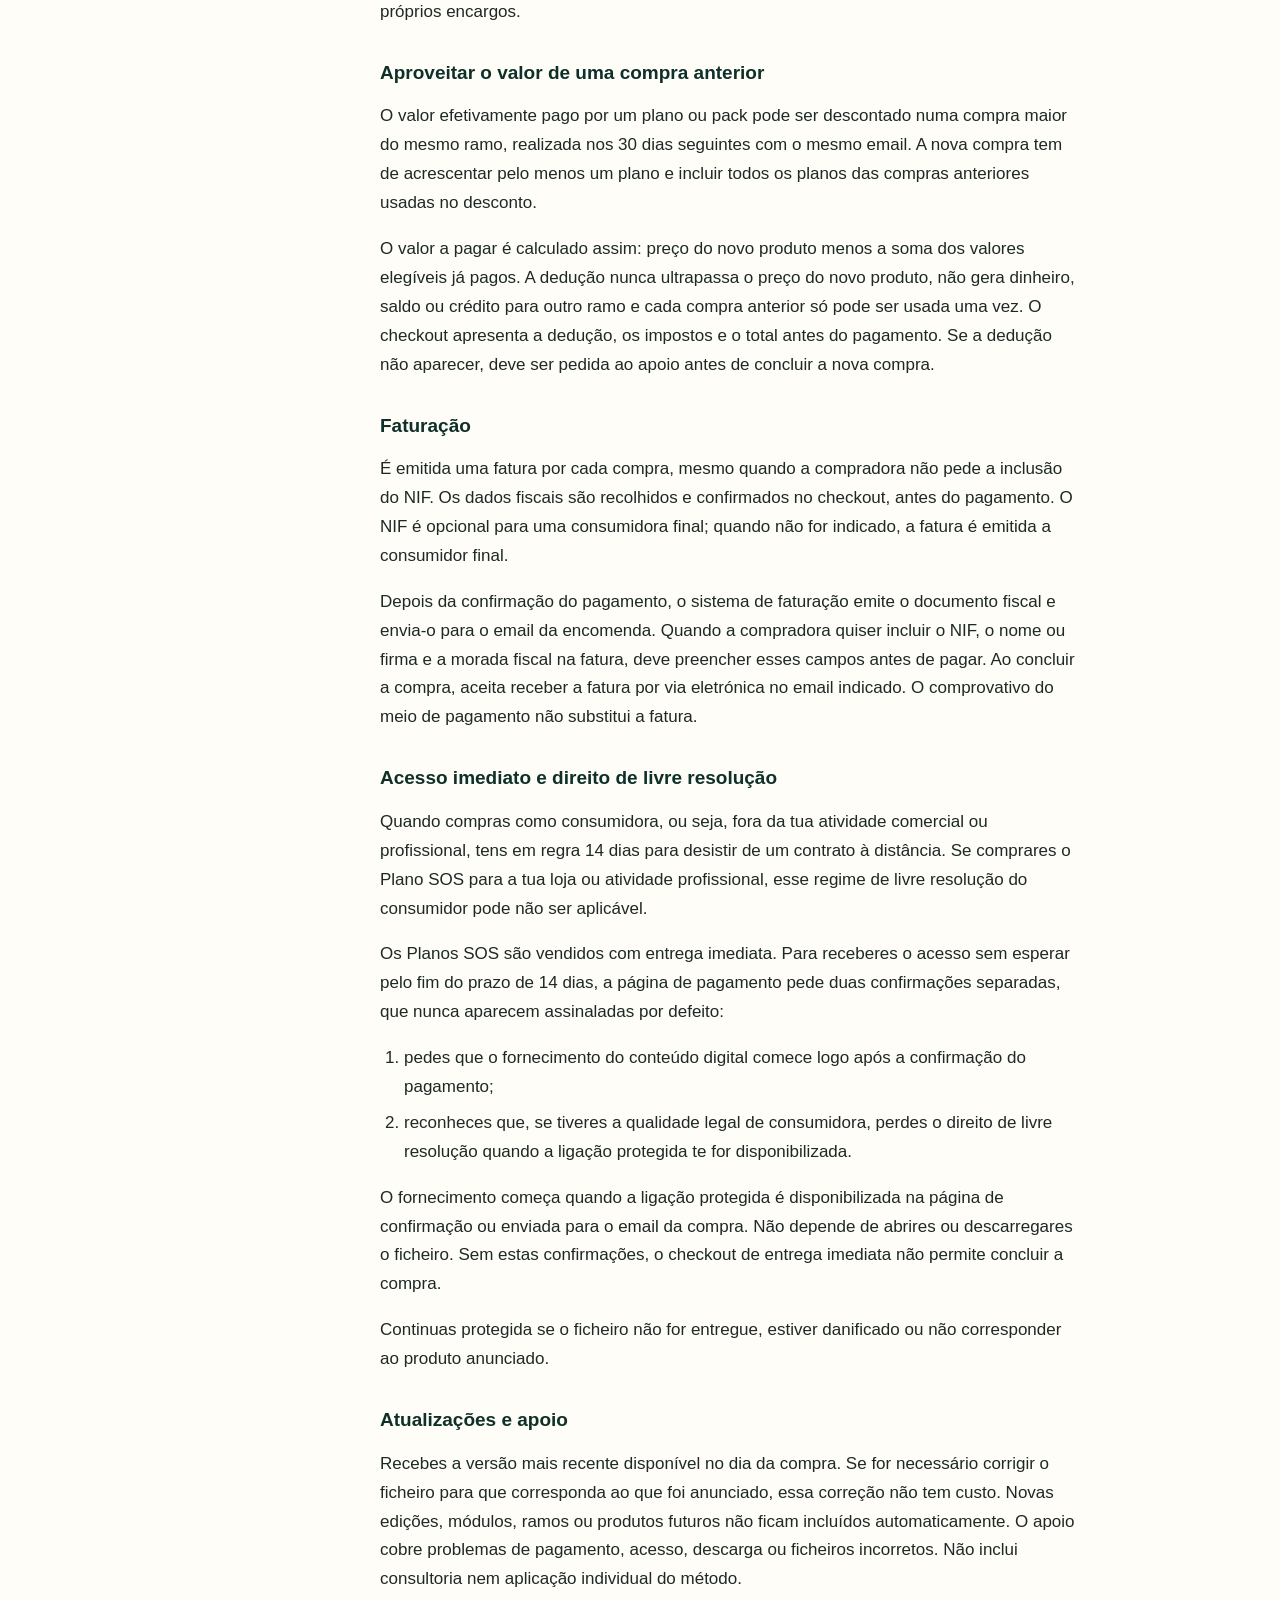
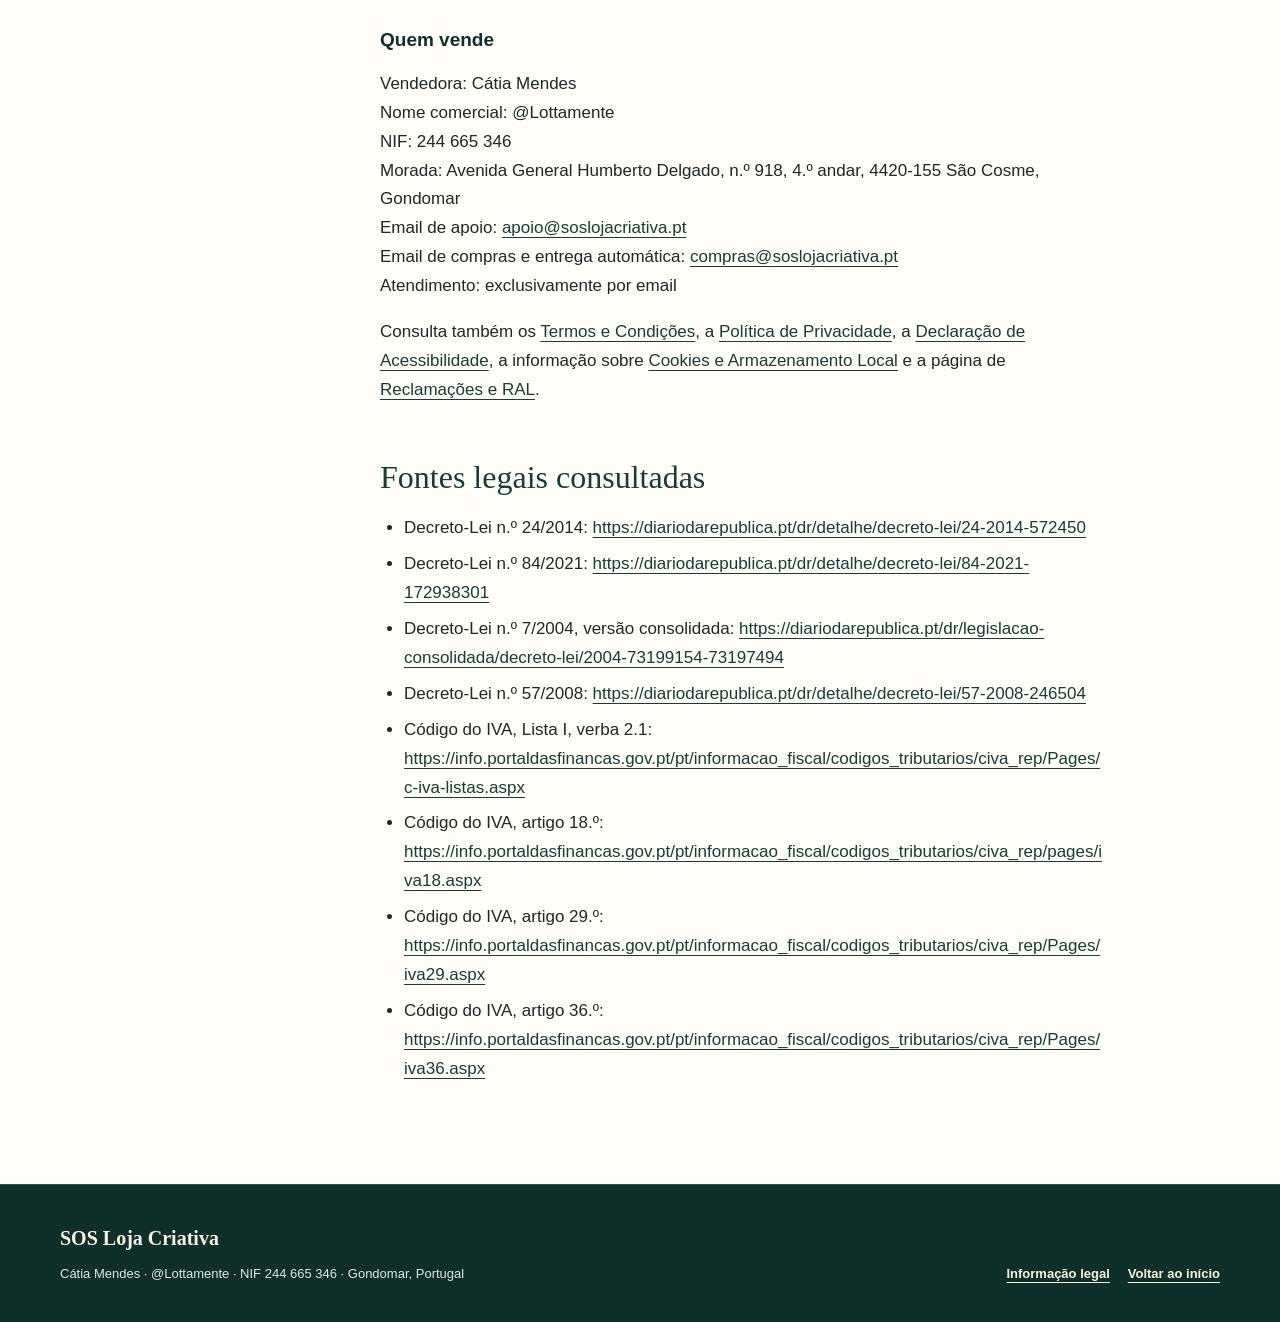
<file: legal/informacao-antes-da-compra.html>
<!doctype html>
<html lang="pt-PT">
<head>
  <meta charset="utf-8">
  <meta name="viewport" content="width=device-width, initial-scale=1">
  <meta name="description" content="O que recebes, como funciona a licença, a entrega, o acesso e o apoio.">
  <meta name="theme-color" content="#173d34">
  <title>Informação antes da compra | SOS Loja Criativa</title>
  <link rel="icon" type="image/png" href="../assets/logo-icon.png">
  <link rel="stylesheet" href="styles.css?v=20260816-legal-6">
</head>
<body>
  <a class="skip-link" href="#conteudo">Saltar para o conteúdo</a>
  <header class="legal-header">
    <a class="legal-brand" href="../index.html" aria-label="SOS Loja Criativa, voltar à apresentação">
      <img src="../assets/logo-horizontal.png" alt="SOS Loja Criativa">
    </a>
    <a class="landing-link" href="../index.html">Voltar à apresentação</a>
  </header>

  <main id="conteudo" tabindex="-1">
    <section class="legal-hero">
      <div class="legal-width">
        <p class="legal-eyebrow">SOS Loja Criativa</p>
        <h1>Informação antes da compra</h1>
        <p>O que recebes, como funciona a licença, a entrega, o acesso e o apoio.</p>
        <p class="legal-status"><strong>Versão revista e consolidada a 16 de agosto de 2026,</strong> conforme o Decreto-Lei n.º 24/2014, o Decreto-Lei n.º 84/2021, o Decreto-Lei n.º 7/2004, o Decreto-Lei n.º 57/2008 e o Código do IVA, nomeadamente os artigos 18.º, 29.º e 36.º e a verba 2.1 da Lista I.</p>
      </div>
    </section>

    <div class="legal-width legal-layout">
      <aside class="legal-aside">
        <nav class="legal-nav" aria-label="Documentação legal">
          <a class="legal-nav-home" href="index.html">Ver os seis documentos</a>
          <a href="informacao-antes-da-compra.html" aria-current="page">Informação antes da compra</a>
<a href="termos-e-condicoes.html">Termos e Condições</a>
<a href="politica-de-privacidade.html">Política de Privacidade</a>
<a href="cookies-e-armazenamento-local.html">Cookies e armazenamento local</a>
<a href="reclamacoes-e-ral.html">Reclamações e RAL</a>
<a href="declaracao-de-acessibilidade.html">Declaração de Acessibilidade</a>
        </nav>
      </aside>
      <article class="legal-article">
        <div class="document-meta"><span>Revista a 16 de agosto de 2026</span><span>Base legal indicada nesta página</span></div>
        <h2>Antes de comprares</h2>
<p>Antes de pagares, confirma três pontos: o que vais receber, como será feita a
entrega e o que terás de trabalhar na tua loja depois de abrires o plano.</p>
<h3>O que vais receber</h3>
<p>Recebes, em PDF, o Plano SOS que escolheres na versão do teu ramo. Cada plano
trata um problema específico da loja e inclui explicações, critérios para
decidires, exemplos preenchidos, exercícios e folhas de trabalho.</p>
<p>A compra não inclui artigos físicos, materiais, ferramentas nem produtos
personalizados. As fotografias e composições visuais usadas na apresentação
servem para identificar os ramos e mostrar contextos de trabalho. Não são
encomendas realizadas pela SOS Loja Criativa, resultados de clientes nem parte
do conteúdo entregue.</p>
<p>O plano não inclui acompanhamento individual nem gestão feita por nós e não
promete vendas. Ajuda-te a reconhecer o problema, escolher uma direção e
organizar o trabalho. A aplicação dessas decisões fica a cargo da tua loja.</p>
<h3>Formato e compatibilidade</h3>
<p>Os Planos SOS são ficheiros PDF em formato A4. Podes lê-los no telemóvel, no
tablet ou no computador e também podes imprimi-los. Não são formulários
interativos. As folhas de trabalho podem ser preenchidas à mão ou com as
ferramentas de anotação do teu leitor de PDF, caso essa aplicação as tenha.</p>
<p>Para abrir os ficheiros, precisas de uma aplicação atual compatível com PDF. O
documento não exige uma subscrição, uma conta SOS nem uma ligação à Internet
depois de ser descarregado. Pode conter o nome abreviado da compradora ou da
loja e um identificador de licença. Esta identificação não bloqueia a leitura,
mas não pode ser removida. O PDF não apresenta email, morada, NIF ou dados de
pagamento da compradora.</p>
<h3>Idioma e venda internacional</h3>
<p>O Diagnóstico, os Planos SOS, as folhas de trabalho, os emails de compra e o
apoio são disponibilizados exclusivamente em português europeu (PT-PT). O
conteúdo não inclui adaptação para português do Brasil (PT-BR) nem tradução para
outro idioma.</p>
<p>A compra pode ser feita a partir de qualquer país aceite pelos prestadores de
pagamento e faturação. O produto destina-se a qualquer pessoa que leia e
compreenda português europeu, independentemente da sua nacionalidade ou do país
onde vive. O idioma é indicado no resumo da encomenda antes do pagamento.</p>
<h3>Versão escolhida</h3>
<p>Antes de pagares, confirma o número do Plano SOS e o ramo indicados no resumo da
encomenda. É essa versão que vais receber. Se chegar um ficheiro de outro ramo,
incompleto, danificado ou diferente do anunciado, escreve para
<a href="mailto:apoio@soslojacriativa.pt">apoio@soslojacriativa.pt</a>.</p>
<h3>Licença de utilização</h3>
<p>A compra inclui uma licença para uma pessoa e uma loja. Podes guardar e imprimir
o documento e usar as folhas de trabalho na tua atividade. Não podes partilhar,
revender, distribuir, publicar ou oferecer o PDF. Também não podes usá-lo em
formações nem transformar o seu conteúdo num serviço para outras lojas.</p>
<h3>Entrega e acesso</h3>
<p>Depois de o pagamento ser confirmado, enviamos o acesso para o email indicado
na compra. A ligação funciona durante 30 dias e permite até cinco descargas
concluídas por ficheiro. Guarda o PDF no teu dispositivo dentro desse prazo. A
mensagem é enviada por <a href="mailto:compras@soslojacriativa.pt">compras@soslojacriativa.pt</a> e inclui a confirmação da
compra, as condições aceites e a ligação de descarga. Se a mensagem não chegar
ou a descarga falhar, escreve para <a href="mailto:apoio@soslojacriativa.pt">apoio@soslojacriativa.pt</a>. O prazo habitual
para a primeira resposta é de dois dias úteis.</p>
<h3>Preço e pagamento</h3>
<div class="table-scroll" role="region" aria-label="Tabela com informação detalhada" tabindex="0"><table>
<thead>
<tr>
<th>Produto</th>
<th align="right">Preço final</th>
</tr>
</thead>
<tbody><tr>
<td>Plano individual</td>
<td align="right">14,90 €</td>
</tr>
<tr>
<td>Pack de 2</td>
<td align="right">24,90 €</td>
</tr>
<tr>
<td>Pack de 3</td>
<td align="right">34,90 €</td>
</tr>
<tr>
<td>Percurso completo do ramo</td>
<td align="right">79,90 €</td>
</tr>
</tbody></table></div>
<p>Os preços aparecem em euros e já incluem os impostos aplicáveis. Nas operações
tributadas em Portugal Continental, o IVA incluído é de 6%. Se o local da
operação exigir outra taxa, essa informação e o novo total aparecem antes do
pagamento. O resumo da encomenda mostra a base tributável, a taxa, o valor do
IVA, o preço final e os meios de pagamento disponíveis. Não existem portes nem
custos obrigatórios escondidos. O botão final apresenta o valor a pagar e deixa
claro que estás a concluir uma compra.</p>
<p>Cada encomenda corresponde a um pagamento único. Não existe mensalidade,
renovação automática ou período mínimo de permanência.</p>
<p>Os quatro valores da tabela são os preços finais para operações tributadas em
Portugal Continental. Nas compras feitas noutro território, prevalece sempre o
valor final em euros apresentado no checkout antes do pagamento. Esse valor
pode variar apenas em função dos impostos aplicáveis ao local da operação. A SOS
Loja Criativa não acrescenta custos de conversão cambial; o banco ou o meio de
pagamento da compradora pode aplicar os seus próprios encargos.</p>
<h3>Aproveitar o valor de uma compra anterior</h3>
<p>O valor efetivamente pago por um plano ou pack pode ser descontado numa compra
maior do mesmo ramo, realizada nos 30 dias seguintes com o mesmo email. A nova
compra tem de acrescentar pelo menos um plano e incluir todos os planos das
compras anteriores usadas no desconto.</p>
<p>O valor a pagar é calculado assim: preço do novo produto menos a soma dos
valores elegíveis já pagos. A dedução nunca ultrapassa o preço do novo produto,
não gera dinheiro, saldo ou crédito para outro ramo e cada compra anterior só
pode ser usada uma vez. O checkout apresenta a dedução, os impostos e o total
antes do pagamento. Se a dedução não aparecer, deve ser pedida ao apoio antes de
concluir a nova compra.</p>
<h3>Faturação</h3>
<p>É emitida uma fatura por cada compra, mesmo quando a compradora não pede a
inclusão do NIF. Os dados fiscais são recolhidos e confirmados no checkout,
antes do pagamento. O NIF é opcional para uma consumidora final; quando não for
indicado, a fatura é emitida a consumidor final.</p>
<p>Depois da confirmação do pagamento, o sistema de faturação emite o documento
fiscal e envia-o para o email da encomenda. Quando a compradora quiser incluir
o NIF, o nome ou firma e a morada fiscal na fatura, deve preencher esses campos
antes de pagar. Ao concluir a compra, aceita receber a fatura por via eletrónica
no email indicado. O comprovativo do meio de pagamento não substitui a fatura.</p>
<h3>Acesso imediato e direito de livre resolução</h3>
<p>Quando compras como consumidora, ou seja, fora da tua atividade comercial ou
profissional, tens em regra 14 dias para desistir de um contrato à distância.
Se comprares o Plano SOS para a tua loja ou atividade profissional, esse regime
de livre resolução do consumidor pode não ser aplicável.</p>
<p>Os Planos SOS são vendidos com entrega imediata. Para receberes o acesso sem
esperar pelo fim do prazo de 14 dias, a página de pagamento pede duas
confirmações separadas, que nunca aparecem assinaladas por defeito:</p>
<ol>
<li>pedes que o fornecimento do conteúdo digital comece logo após a confirmação
do pagamento;</li>
<li>reconheces que, se tiveres a qualidade legal de consumidora, perdes o direito
de livre resolução quando a ligação protegida te for disponibilizada.</li>
</ol>
<p>O fornecimento começa quando a ligação protegida é disponibilizada na página de
confirmação ou enviada para o email da compra. Não depende de abrires ou
descarregares o ficheiro. Sem estas confirmações, o checkout de entrega imediata
não permite concluir a compra.</p>
<p>Continuas protegida se o ficheiro não for entregue, estiver danificado ou não
corresponder ao produto anunciado.</p>
<h3>Atualizações e apoio</h3>
<p>Recebes a versão mais recente disponível no dia da compra. Se for necessário
corrigir o ficheiro para que corresponda ao que foi anunciado, essa correção não
tem custo. Novas edições, módulos, ramos ou produtos futuros não ficam incluídos
automaticamente. O apoio cobre problemas de pagamento, acesso, descarga ou
ficheiros incorretos. Não inclui consultoria nem aplicação individual do método.</p>
<h3>Quem vende</h3>
<p>Vendedora: Cátia Mendes<br>Nome comercial: @Lottamente<br>NIF: 244 665 346<br>Morada: Avenida General Humberto Delgado, n.º 918, 4.º andar, 4420-155 São Cosme, Gondomar<br>Email de apoio: <a href="mailto:apoio@soslojacriativa.pt">apoio@soslojacriativa.pt</a><br>Email de compras e entrega automática: <a href="mailto:compras@soslojacriativa.pt">compras@soslojacriativa.pt</a><br>Atendimento: exclusivamente por email</p>
<p>Consulta também os <a href="termos-e-condicoes.html">Termos e Condições</a>, a
<a href="politica-de-privacidade.html">Política de Privacidade</a>, a
<a href="declaracao-de-acessibilidade.html">Declaração de Acessibilidade</a>, a informação
sobre <a href="cookies-e-armazenamento-local.html">Cookies e Armazenamento Local</a> e a
página de <a href="reclamacoes-e-ral.html">Reclamações e RAL</a>.</p>
<h2>Fontes legais consultadas</h2>
<ul>
<li>Decreto-Lei n.º 24/2014: <a href="https://diariodarepublica.pt/dr/detalhe/decreto-lei/24-2014-572450">https://diariodarepublica.pt/dr/detalhe/decreto-lei/24-2014-572450</a></li>
<li>Decreto-Lei n.º 84/2021: <a href="https://diariodarepublica.pt/dr/detalhe/decreto-lei/84-2021-172938301">https://diariodarepublica.pt/dr/detalhe/decreto-lei/84-2021-172938301</a></li>
<li>Decreto-Lei n.º 7/2004, versão consolidada: <a href="https://diariodarepublica.pt/dr/legislacao-consolidada/decreto-lei/2004-73199154-73197494">https://diariodarepublica.pt/dr/legislacao-consolidada/decreto-lei/2004-73199154-73197494</a></li>
<li>Decreto-Lei n.º 57/2008: <a href="https://diariodarepublica.pt/dr/detalhe/decreto-lei/57-2008-246504">https://diariodarepublica.pt/dr/detalhe/decreto-lei/57-2008-246504</a></li>
<li>Código do IVA, Lista I, verba 2.1: <a href="https://info.portaldasfinancas.gov.pt/pt/informacao_fiscal/codigos_tributarios/civa_rep/Pages/c-iva-listas.aspx">https://info.portaldasfinancas.gov.pt/pt/informacao_fiscal/codigos_tributarios/civa_rep/Pages/c-iva-listas.aspx</a></li>
<li>Código do IVA, artigo 18.º: <a href="https://info.portaldasfinancas.gov.pt/pt/informacao_fiscal/codigos_tributarios/civa_rep/pages/iva18.aspx">https://info.portaldasfinancas.gov.pt/pt/informacao_fiscal/codigos_tributarios/civa_rep/pages/iva18.aspx</a></li>
<li>Código do IVA, artigo 29.º: <a href="https://info.portaldasfinancas.gov.pt/pt/informacao_fiscal/codigos_tributarios/civa_rep/Pages/iva29.aspx">https://info.portaldasfinancas.gov.pt/pt/informacao_fiscal/codigos_tributarios/civa_rep/Pages/iva29.aspx</a></li>
<li>Código do IVA, artigo 36.º: <a href="https://info.portaldasfinancas.gov.pt/pt/informacao_fiscal/codigos_tributarios/civa_rep/Pages/iva36.aspx">https://info.portaldasfinancas.gov.pt/pt/informacao_fiscal/codigos_tributarios/civa_rep/Pages/iva36.aspx</a></li>
</ul>

      </article>
    </div>
  </main>

  <footer class="legal-footer">
    <div class="legal-width legal-footer-inner">
      <div>
        <strong>SOS Loja Criativa</strong>
        <p>Cátia Mendes · @Lottamente · NIF 244 665 346 · Gondomar, Portugal</p>
      </div>
      <div class="legal-footer-links">
        <a href="index.html">Informação legal</a>
        <a href="../index.html#inicio">Voltar ao início</a>
      </div>
    </div>
  </footer>
</body>
</html>
</file>
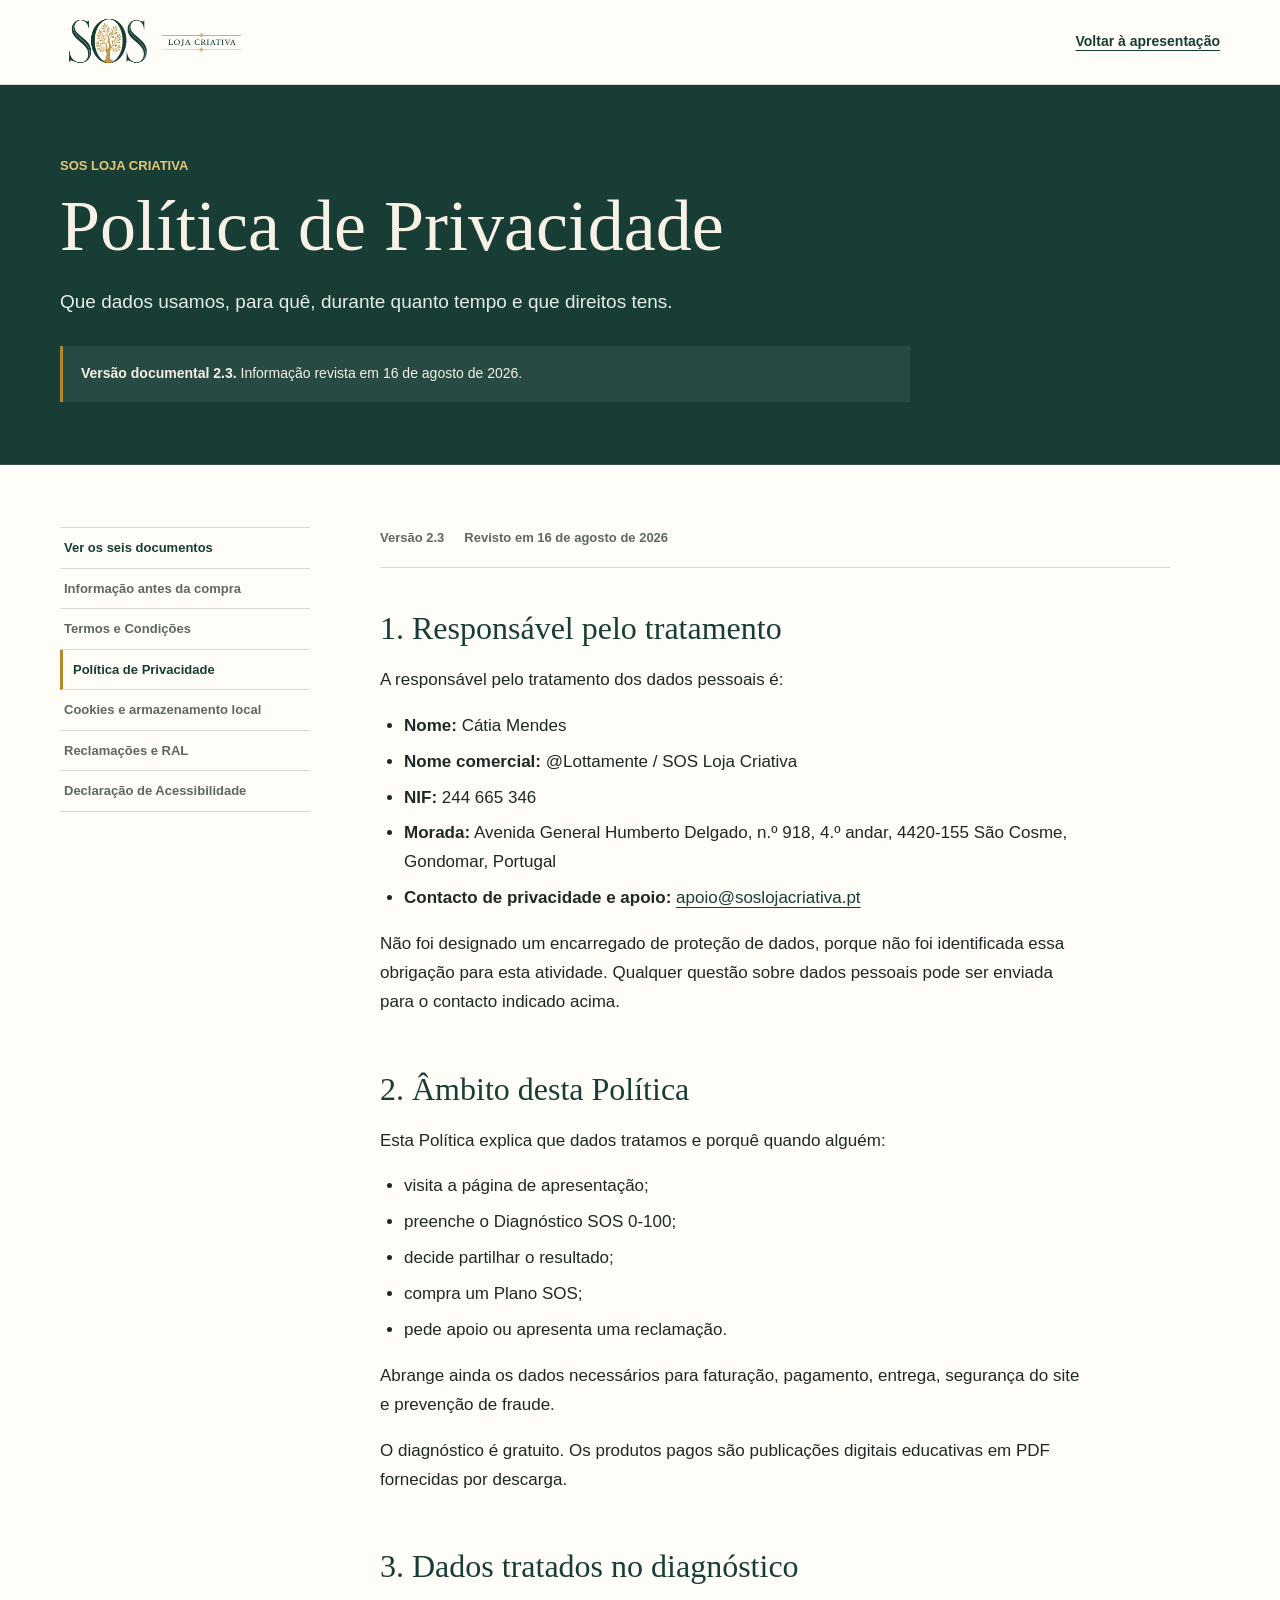
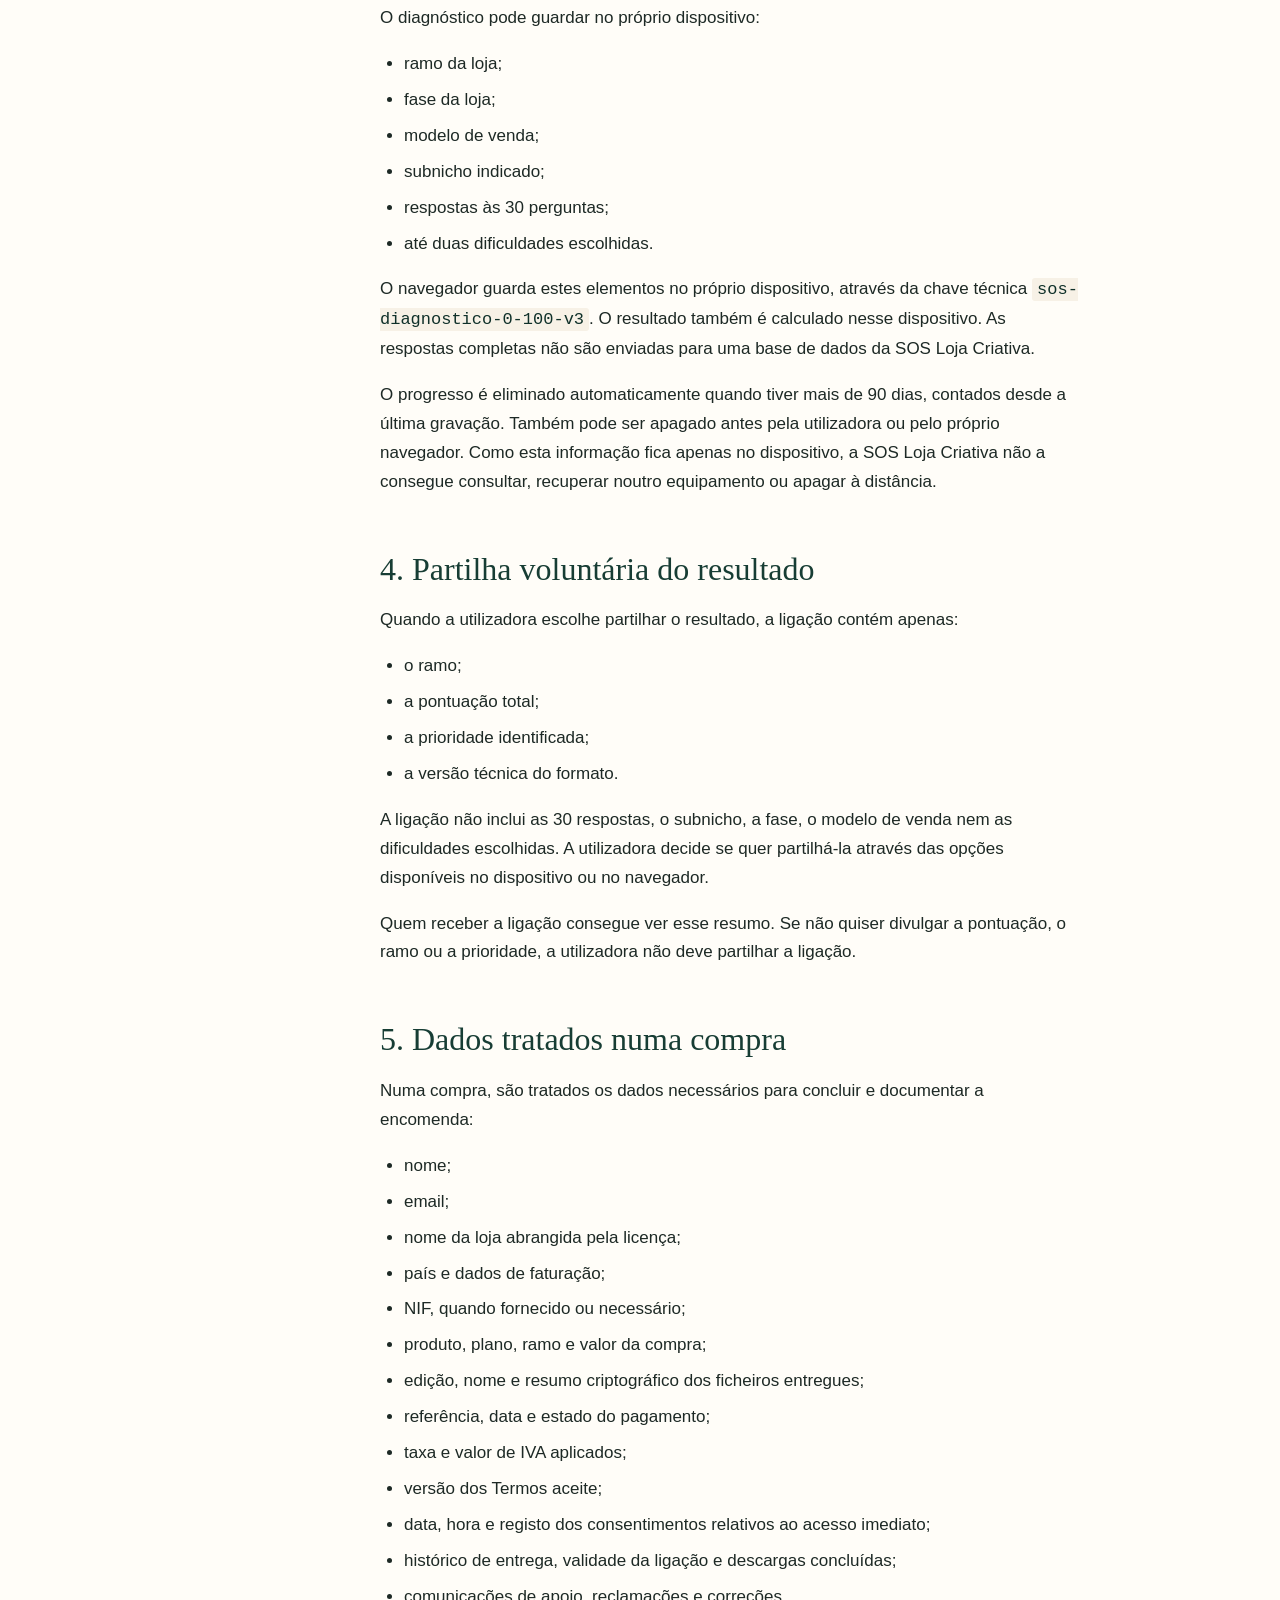
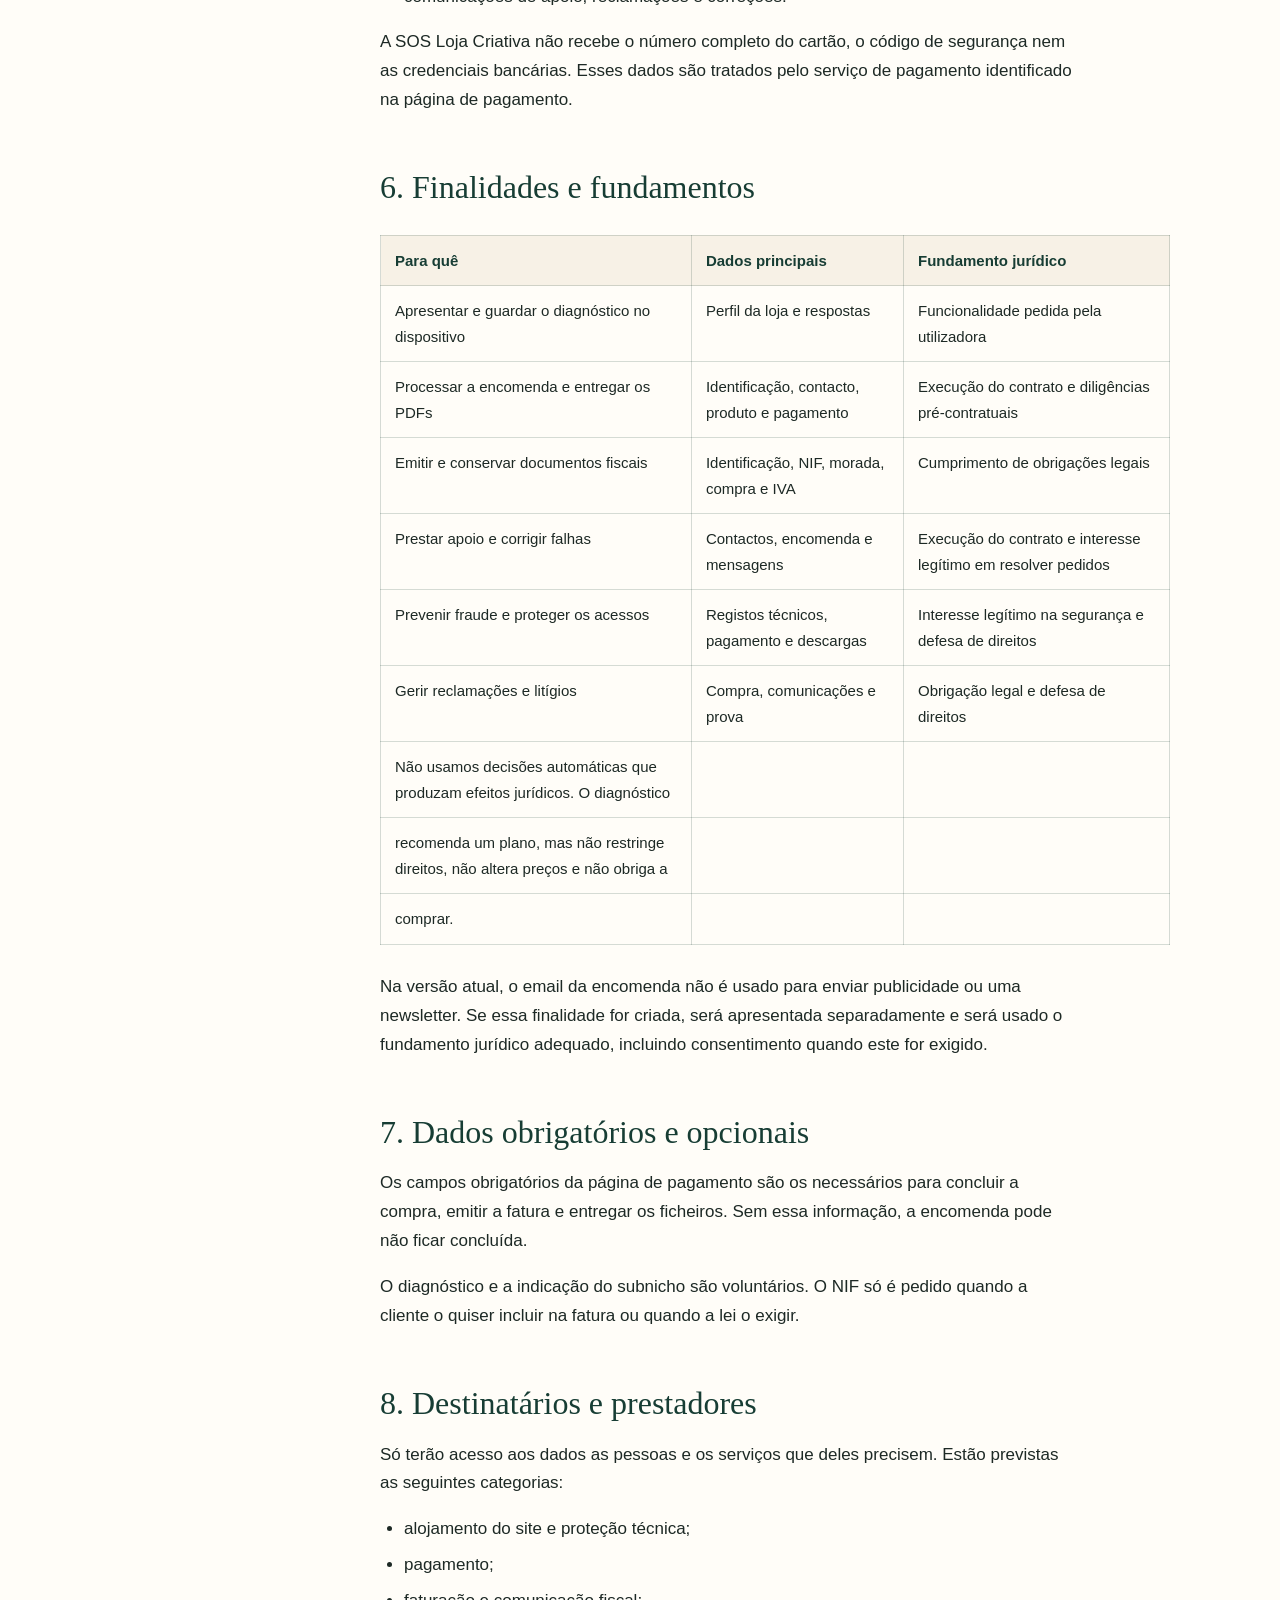
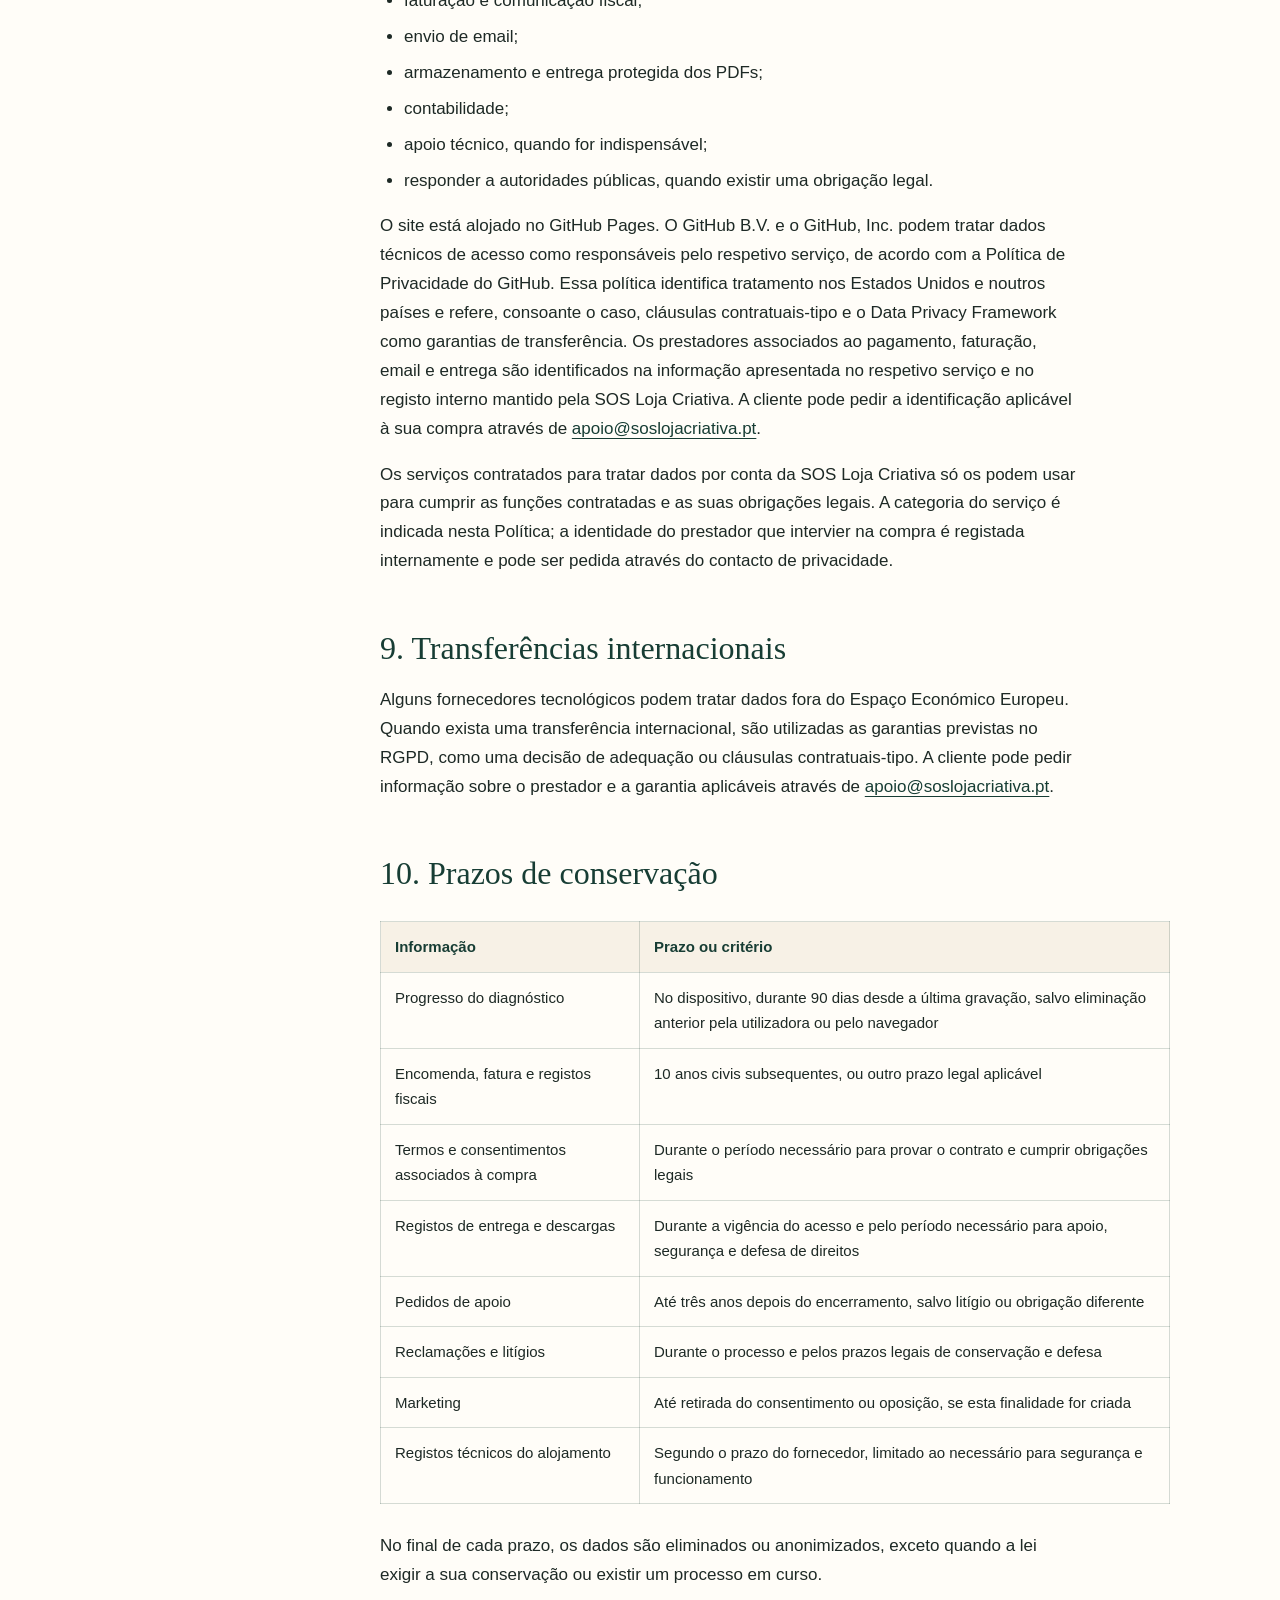
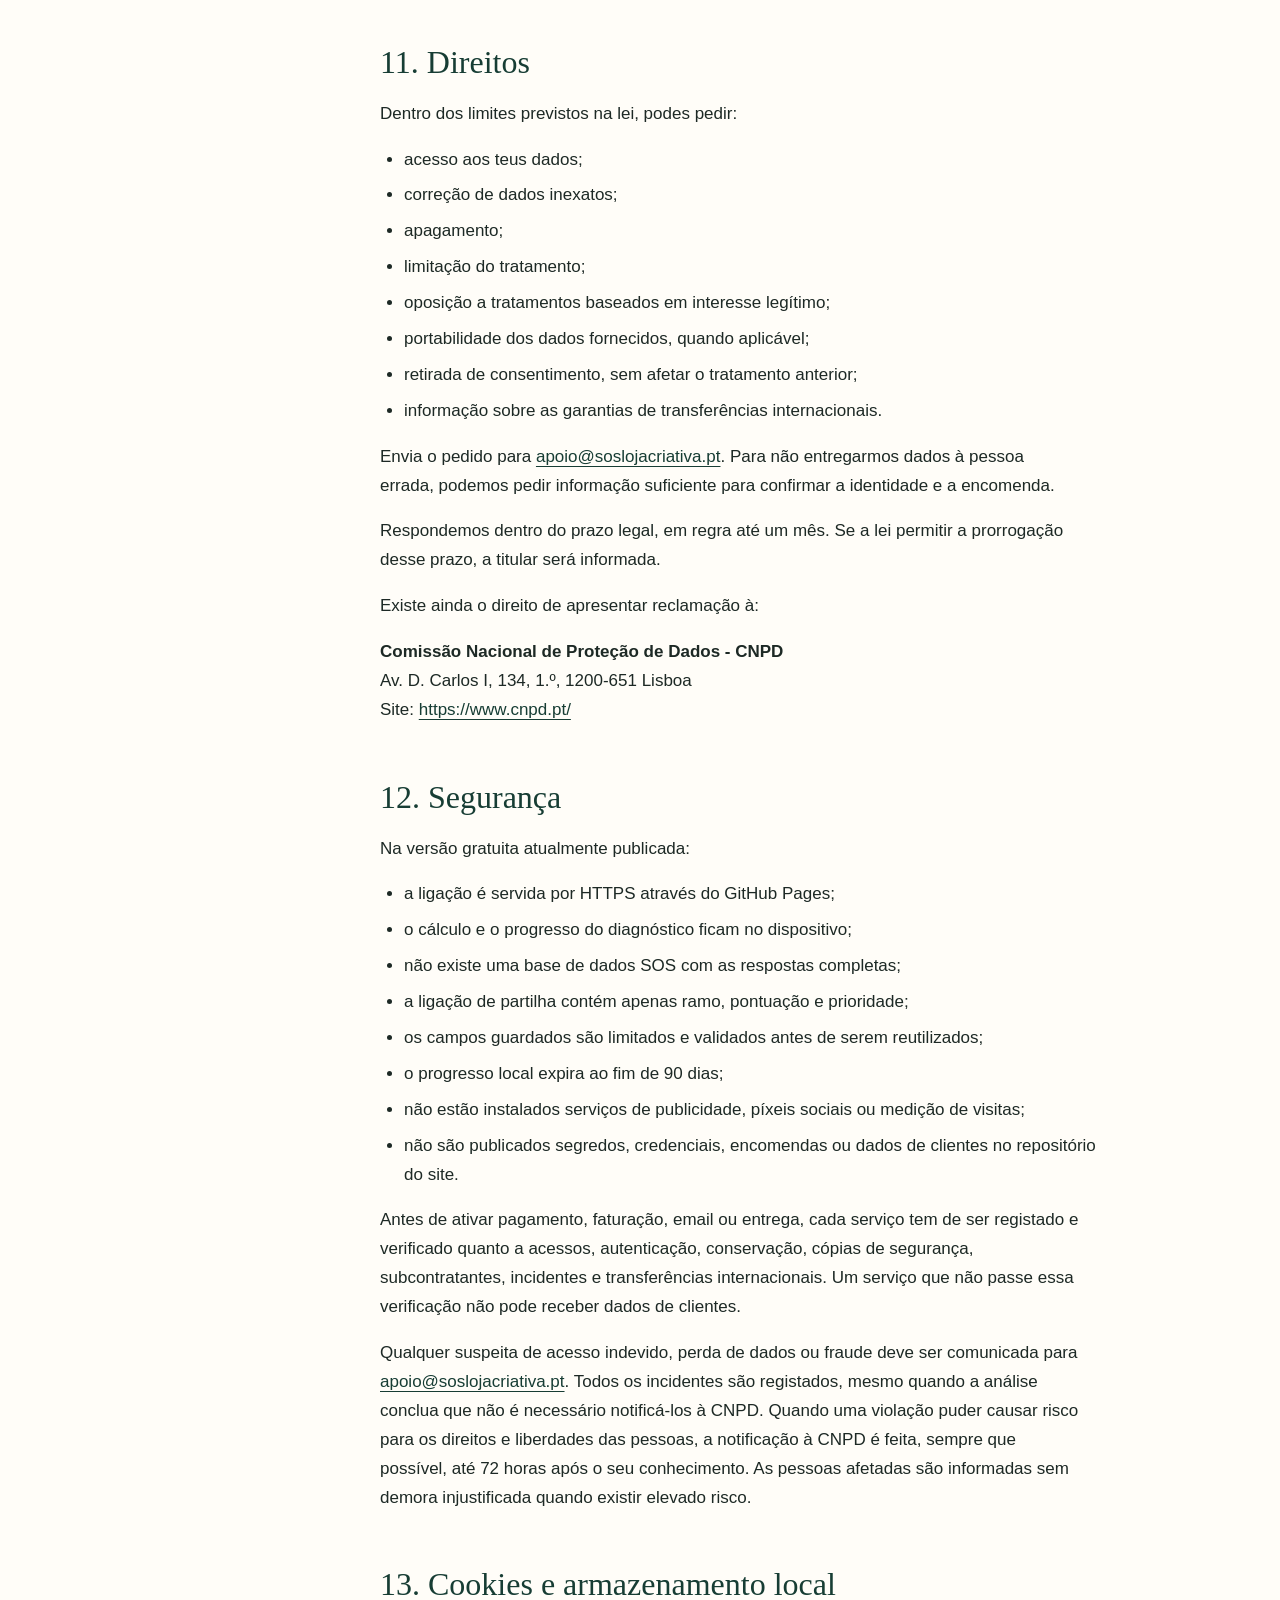
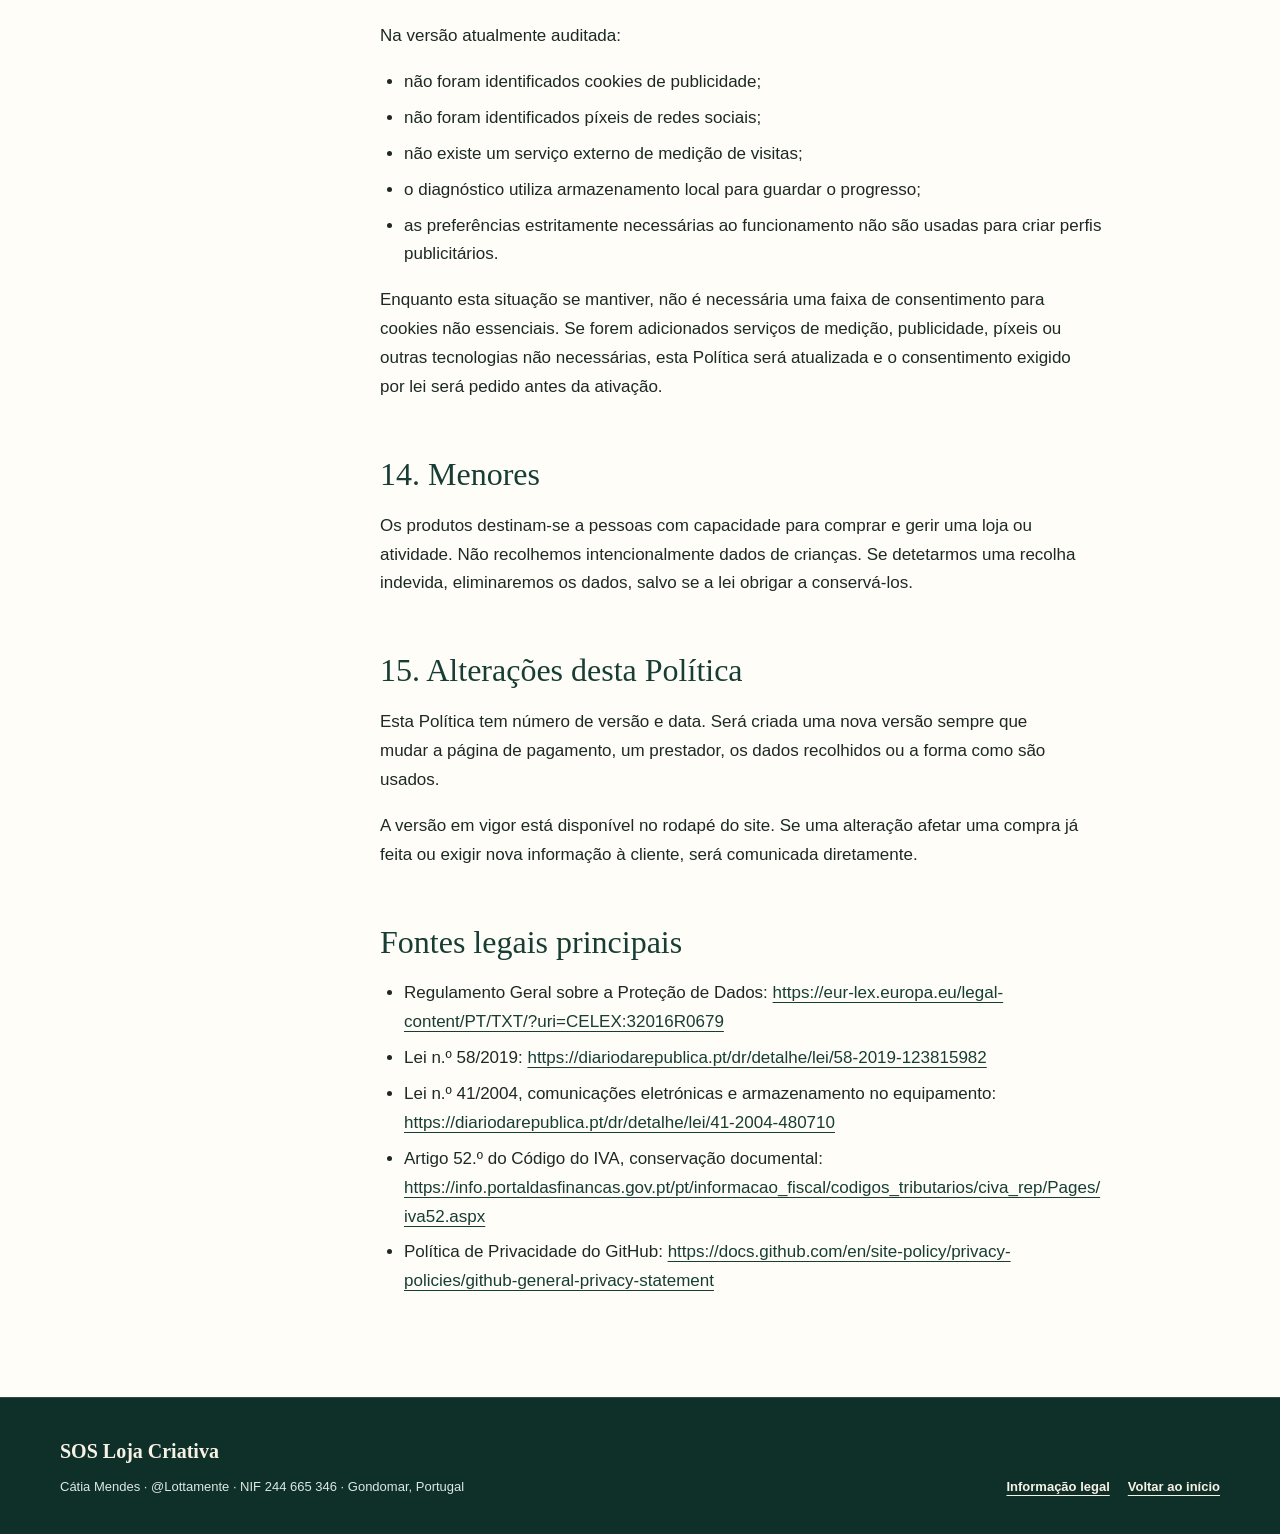
<file: legal/politica-de-privacidade.html>
<!doctype html>
<html lang="pt-PT">
<head>
  <meta charset="utf-8">
  <meta name="viewport" content="width=device-width, initial-scale=1">
  <meta name="description" content="Que dados usamos, para quê, durante quanto tempo e que direitos tens.">
  <meta name="theme-color" content="#173d34">
  <title>Política de Privacidade | SOS Loja Criativa</title>
  <link rel="icon" type="image/png" href="../assets/logo-icon.png">
  <link rel="stylesheet" href="styles.css?v=20260816-legal-6">
</head>
<body>
  <a class="skip-link" href="#conteudo">Saltar para o conteúdo</a>
  <header class="legal-header">
    <a class="legal-brand" href="../index.html" aria-label="SOS Loja Criativa, voltar à apresentação">
      <img src="../assets/logo-horizontal.png" alt="SOS Loja Criativa">
    </a>
    <a class="landing-link" href="../index.html">Voltar à apresentação</a>
  </header>

  <main id="conteudo" tabindex="-1">
    <section class="legal-hero">
      <div class="legal-width">
        <p class="legal-eyebrow">SOS Loja Criativa</p>
        <h1>Política de Privacidade</h1>
        <p>Que dados usamos, para quê, durante quanto tempo e que direitos tens.</p>
        <p class="legal-status"><strong>Versão documental 2.3.</strong> Informação revista em 16 de agosto de 2026.</p>
      </div>
    </section>

    <div class="legal-width legal-layout">
      <aside class="legal-aside">
        <nav class="legal-nav" aria-label="Documentação legal">
          <a class="legal-nav-home" href="index.html">Ver os seis documentos</a>
          <a href="informacao-antes-da-compra.html">Informação antes da compra</a>
<a href="termos-e-condicoes.html">Termos e Condições</a>
<a href="politica-de-privacidade.html" aria-current="page">Política de Privacidade</a>
<a href="cookies-e-armazenamento-local.html">Cookies e armazenamento local</a>
<a href="reclamacoes-e-ral.html">Reclamações e RAL</a>
<a href="declaracao-de-acessibilidade.html">Declaração de Acessibilidade</a>
        </nav>
      </aside>
      <article class="legal-article">
        <div class="document-meta"><span>Versão 2.3</span><span>Revisto em 16 de agosto de 2026</span></div>
        <h2>1. Responsável pelo tratamento</h2>
<p>A responsável pelo tratamento dos dados pessoais é:</p>
<ul>
<li><strong>Nome:</strong> Cátia Mendes</li>
<li><strong>Nome comercial:</strong> @Lottamente / SOS Loja Criativa</li>
<li><strong>NIF:</strong> 244 665 346</li>
<li><strong>Morada:</strong> Avenida General Humberto Delgado, n.º 918, 4.º andar,
4420-155 São Cosme, Gondomar, Portugal</li>
<li><strong>Contacto de privacidade e apoio:</strong> <a href="mailto:apoio@soslojacriativa.pt">apoio@soslojacriativa.pt</a></li>
</ul>
<p>Não foi designado um encarregado de proteção de dados, porque não foi
identificada essa obrigação para esta atividade. Qualquer questão sobre dados
pessoais pode ser enviada para o contacto indicado acima.</p>
<h2>2. Âmbito desta Política</h2>
<p>Esta Política explica que dados tratamos e porquê quando alguém:</p>
<ul>
<li>visita a página de apresentação;</li>
<li>preenche o Diagnóstico SOS 0-100;</li>
<li>decide partilhar o resultado;</li>
<li>compra um Plano SOS;</li>
<li>pede apoio ou apresenta uma reclamação.</li>
</ul>
<p>Abrange ainda os dados necessários para faturação, pagamento, entrega,
segurança do site e prevenção de fraude.</p>
<p>O diagnóstico é gratuito. Os produtos pagos são publicações digitais educativas
em PDF fornecidas por descarga.</p>
<h2>3. Dados tratados no diagnóstico</h2>
<p>O diagnóstico pode guardar no próprio dispositivo:</p>
<ul>
<li>ramo da loja;</li>
<li>fase da loja;</li>
<li>modelo de venda;</li>
<li>subnicho indicado;</li>
<li>respostas às 30 perguntas;</li>
<li>até duas dificuldades escolhidas.</li>
</ul>
<p>O navegador guarda estes elementos no próprio dispositivo, através da chave
técnica <code>sos-diagnostico-0-100-v3</code>. O resultado também é calculado nesse
dispositivo. As respostas completas não são enviadas para uma base de dados da
SOS Loja Criativa.</p>
<p>O progresso é eliminado automaticamente quando tiver mais de 90 dias, contados
desde a última gravação. Também pode ser apagado antes pela utilizadora ou pelo
próprio navegador. Como esta informação fica apenas no dispositivo, a SOS Loja
Criativa não a consegue consultar, recuperar noutro equipamento ou apagar à
distância.</p>
<h2>4. Partilha voluntária do resultado</h2>
<p>Quando a utilizadora escolhe partilhar o resultado, a ligação contém apenas:</p>
<ul>
<li>o ramo;</li>
<li>a pontuação total;</li>
<li>a prioridade identificada;</li>
<li>a versão técnica do formato.</li>
</ul>
<p>A ligação não inclui as 30 respostas, o subnicho, a fase, o modelo de venda nem
as dificuldades escolhidas. A utilizadora decide se quer partilhá-la através
das opções disponíveis no dispositivo ou no navegador.</p>
<p>Quem receber a ligação consegue ver esse resumo. Se não quiser divulgar a
pontuação, o ramo ou a prioridade, a utilizadora não deve partilhar a ligação.</p>
<h2>5. Dados tratados numa compra</h2>
<p>Numa compra, são tratados os dados necessários para concluir e documentar a
encomenda:</p>
<ul>
<li>nome;</li>
<li>email;</li>
<li>nome da loja abrangida pela licença;</li>
<li>país e dados de faturação;</li>
<li>NIF, quando fornecido ou necessário;</li>
<li>produto, plano, ramo e valor da compra;</li>
<li>edição, nome e resumo criptográfico dos ficheiros entregues;</li>
<li>referência, data e estado do pagamento;</li>
<li>taxa e valor de IVA aplicados;</li>
<li>versão dos Termos aceite;</li>
<li>data, hora e registo dos consentimentos relativos ao acesso imediato;</li>
<li>histórico de entrega, validade da ligação e descargas concluídas;</li>
<li>comunicações de apoio, reclamações e correções.</li>
</ul>
<p>A SOS Loja Criativa não recebe o número completo do cartão, o código de
segurança nem as credenciais bancárias. Esses dados são tratados pelo serviço de
pagamento identificado na página de pagamento.</p>
<h2>6. Finalidades e fundamentos</h2>
<div class="table-scroll" role="region" aria-label="Tabela com informação detalhada" tabindex="0"><table>
<thead>
<tr>
<th>Para quê</th>
<th>Dados principais</th>
<th>Fundamento jurídico</th>
</tr>
</thead>
<tbody><tr>
<td>Apresentar e guardar o diagnóstico no dispositivo</td>
<td>Perfil da loja e respostas</td>
<td>Funcionalidade pedida pela utilizadora</td>
</tr>
<tr>
<td>Processar a encomenda e entregar os PDFs</td>
<td>Identificação, contacto, produto e pagamento</td>
<td>Execução do contrato e diligências pré-contratuais</td>
</tr>
<tr>
<td>Emitir e conservar documentos fiscais</td>
<td>Identificação, NIF, morada, compra e IVA</td>
<td>Cumprimento de obrigações legais</td>
</tr>
<tr>
<td>Prestar apoio e corrigir falhas</td>
<td>Contactos, encomenda e mensagens</td>
<td>Execução do contrato e interesse legítimo em resolver pedidos</td>
</tr>
<tr>
<td>Prevenir fraude e proteger os acessos</td>
<td>Registos técnicos, pagamento e descargas</td>
<td>Interesse legítimo na segurança e defesa de direitos</td>
</tr>
<tr>
<td>Gerir reclamações e litígios</td>
<td>Compra, comunicações e prova</td>
<td>Obrigação legal e defesa de direitos</td>
</tr>
<tr>
<td>Não usamos decisões automáticas que produzam efeitos jurídicos. O diagnóstico</td>
<td></td>
<td></td>
</tr>
<tr>
<td>recomenda um plano, mas não restringe direitos, não altera preços e não obriga a</td>
<td></td>
<td></td>
</tr>
<tr>
<td>comprar.</td>
<td></td>
<td></td>
</tr>
</tbody></table></div>
<p>Na versão atual, o email da encomenda não é usado para enviar publicidade ou
uma newsletter. Se essa finalidade for criada, será apresentada separadamente e
será usado o fundamento jurídico adequado, incluindo consentimento quando este
for exigido.</p>
<h2>7. Dados obrigatórios e opcionais</h2>
<p>Os campos obrigatórios da página de pagamento são os necessários para concluir a compra,
emitir a fatura e entregar os ficheiros. Sem essa informação, a encomenda pode
não ficar concluída.</p>
<p>O diagnóstico e a indicação do subnicho são voluntários. O NIF só é pedido
quando a cliente o quiser incluir na fatura ou quando a lei o exigir.</p>
<h2>8. Destinatários e prestadores</h2>
<p>Só terão acesso aos dados as pessoas e os serviços que deles precisem. Estão
previstas as seguintes categorias:</p>
<ul>
<li>alojamento do site e proteção técnica;</li>
<li>pagamento;</li>
<li>faturação e comunicação fiscal;</li>
<li>envio de email;</li>
<li>armazenamento e entrega protegida dos PDFs;</li>
<li>contabilidade;</li>
<li>apoio técnico, quando for indispensável;</li>
<li>responder a autoridades públicas, quando existir uma obrigação legal.</li>
</ul>
<p>O site está alojado no GitHub Pages. O GitHub B.V. e o GitHub, Inc. podem tratar
dados técnicos de acesso como responsáveis pelo respetivo serviço, de acordo
com a Política de Privacidade do GitHub. Essa política identifica tratamento
nos Estados Unidos e noutros países e refere, consoante o caso, cláusulas
contratuais-tipo e o Data Privacy Framework como garantias de transferência.
Os prestadores associados
ao pagamento, faturação, email e entrega são identificados na informação
apresentada no respetivo serviço e no registo interno mantido pela SOS Loja
Criativa. A cliente pode pedir a identificação aplicável à sua compra através de
<a href="mailto:apoio@soslojacriativa.pt">apoio@soslojacriativa.pt</a>.</p>
<p>Os serviços contratados para tratar dados por conta da SOS Loja Criativa só os
podem usar para cumprir as funções contratadas e as suas obrigações legais. A
categoria do serviço é indicada nesta Política; a identidade do prestador que
intervier na compra é registada internamente e pode ser pedida através do
contacto de privacidade.</p>
<h2>9. Transferências internacionais</h2>
<p>Alguns fornecedores tecnológicos podem tratar dados fora do Espaço Económico
Europeu. Quando exista uma transferência internacional, são utilizadas as
garantias previstas no RGPD, como uma decisão de adequação ou cláusulas
contratuais-tipo. A cliente pode pedir informação sobre o prestador e a garantia
aplicáveis através de <a href="mailto:apoio@soslojacriativa.pt">apoio@soslojacriativa.pt</a>.</p>
<h2>10. Prazos de conservação</h2>
<div class="table-scroll" role="region" aria-label="Tabela com informação detalhada" tabindex="0"><table>
<thead>
<tr>
<th>Informação</th>
<th>Prazo ou critério</th>
</tr>
</thead>
<tbody><tr>
<td>Progresso do diagnóstico</td>
<td>No dispositivo, durante 90 dias desde a última gravação, salvo eliminação anterior pela utilizadora ou pelo navegador</td>
</tr>
<tr>
<td>Encomenda, fatura e registos fiscais</td>
<td>10 anos civis subsequentes, ou outro prazo legal aplicável</td>
</tr>
<tr>
<td>Termos e consentimentos associados à compra</td>
<td>Durante o período necessário para provar o contrato e cumprir obrigações legais</td>
</tr>
<tr>
<td>Registos de entrega e descargas</td>
<td>Durante a vigência do acesso e pelo período necessário para apoio, segurança e defesa de direitos</td>
</tr>
<tr>
<td>Pedidos de apoio</td>
<td>Até três anos depois do encerramento, salvo litígio ou obrigação diferente</td>
</tr>
<tr>
<td>Reclamações e litígios</td>
<td>Durante o processo e pelos prazos legais de conservação e defesa</td>
</tr>
<tr>
<td>Marketing</td>
<td>Até retirada do consentimento ou oposição, se esta finalidade for criada</td>
</tr>
<tr>
<td>Registos técnicos do alojamento</td>
<td>Segundo o prazo do fornecedor, limitado ao necessário para segurança e funcionamento</td>
</tr>
</tbody></table></div>
<p>No final de cada prazo, os dados são eliminados ou anonimizados, exceto quando a
lei exigir a sua conservação ou existir um processo em curso.</p>
<h2>11. Direitos</h2>
<p>Dentro dos limites previstos na lei, podes pedir:</p>
<ul>
<li>acesso aos teus dados;</li>
<li>correção de dados inexatos;</li>
<li>apagamento;</li>
<li>limitação do tratamento;</li>
<li>oposição a tratamentos baseados em interesse legítimo;</li>
<li>portabilidade dos dados fornecidos, quando aplicável;</li>
<li>retirada de consentimento, sem afetar o tratamento anterior;</li>
<li>informação sobre as garantias de transferências internacionais.</li>
</ul>
<p>Envia o pedido para <a href="mailto:apoio@soslojacriativa.pt">apoio@soslojacriativa.pt</a>. Para não entregarmos dados à
pessoa errada, podemos pedir informação suficiente para confirmar a identidade
e a encomenda.</p>
<p>Respondemos dentro do prazo legal, em regra até um mês. Se a lei permitir a
prorrogação desse prazo, a titular será informada.</p>
<p>Existe ainda o direito de apresentar reclamação à:</p>
<p><strong>Comissão Nacional de Proteção de Dados - CNPD</strong><br>Av. D. Carlos I, 134, 1.º, 1200-651 Lisboa<br>Site: <a href="https://www.cnpd.pt/">https://www.cnpd.pt/</a></p>
<h2>12. Segurança</h2>
<p>Na versão gratuita atualmente publicada:</p>
<ul>
<li>a ligação é servida por HTTPS através do GitHub Pages;</li>
<li>o cálculo e o progresso do diagnóstico ficam no dispositivo;</li>
<li>não existe uma base de dados SOS com as respostas completas;</li>
<li>a ligação de partilha contém apenas ramo, pontuação e prioridade;</li>
<li>os campos guardados são limitados e validados antes de serem reutilizados;</li>
<li>o progresso local expira ao fim de 90 dias;</li>
<li>não estão instalados serviços de publicidade, píxeis sociais ou medição de
visitas;</li>
<li>não são publicados segredos, credenciais, encomendas ou dados de clientes no
repositório do site.</li>
</ul>
<p>Antes de ativar pagamento, faturação, email ou entrega, cada serviço tem de ser
registado e verificado quanto a acessos, autenticação, conservação, cópias de
segurança, subcontratantes, incidentes e transferências internacionais. Um
serviço que não passe essa verificação não pode receber dados de clientes.</p>
<p>Qualquer suspeita de acesso indevido, perda de dados ou fraude deve ser
comunicada para <a href="mailto:apoio@soslojacriativa.pt">apoio@soslojacriativa.pt</a>. Todos os incidentes são registados,
mesmo quando a análise conclua que não é necessário notificá-los à CNPD. Quando
uma violação puder causar risco para os direitos e liberdades das pessoas, a
notificação à CNPD é feita, sempre que possível, até 72 horas após o seu
conhecimento. As pessoas afetadas são informadas sem demora injustificada quando
existir elevado risco.</p>
<h2>13. Cookies e armazenamento local</h2>
<p>Na versão atualmente auditada:</p>
<ul>
<li>não foram identificados cookies de publicidade;</li>
<li>não foram identificados píxeis de redes sociais;</li>
<li>não existe um serviço externo de medição de visitas;</li>
<li>o diagnóstico utiliza armazenamento local para guardar o progresso;</li>
<li>as preferências estritamente necessárias ao funcionamento não são usadas para
criar perfis publicitários.</li>
</ul>
<p>Enquanto esta situação se mantiver, não é necessária uma faixa de consentimento
para cookies não essenciais. Se forem adicionados serviços de medição,
publicidade, píxeis ou outras tecnologias não necessárias, esta Política será
atualizada e o consentimento exigido por lei será pedido antes da ativação.</p>
<h2>14. Menores</h2>
<p>Os produtos destinam-se a pessoas com capacidade para comprar e gerir uma loja
ou atividade. Não recolhemos intencionalmente dados de crianças. Se detetarmos
uma recolha indevida, eliminaremos os dados, salvo se a lei obrigar a conservá-los.</p>
<h2>15. Alterações desta Política</h2>
<p>Esta Política tem número de versão e data. Será criada uma nova versão sempre
que mudar a página de pagamento, um prestador, os dados recolhidos ou a forma como são usados.</p>
<p>A versão em vigor está disponível no rodapé do site. Se uma alteração afetar uma
compra já feita ou exigir nova informação à cliente, será comunicada diretamente.</p>
<h2>Fontes legais principais</h2>
<ul>
<li>Regulamento Geral sobre a Proteção de Dados:
<a href="https://eur-lex.europa.eu/legal-content/PT/TXT/?uri=CELEX:32016R0679">https://eur-lex.europa.eu/legal-content/PT/TXT/?uri=CELEX:32016R0679</a></li>
<li>Lei n.º 58/2019:
<a href="https://diariodarepublica.pt/dr/detalhe/lei/58-2019-123815982">https://diariodarepublica.pt/dr/detalhe/lei/58-2019-123815982</a></li>
<li>Lei n.º 41/2004, comunicações eletrónicas e armazenamento no equipamento:
<a href="https://diariodarepublica.pt/dr/detalhe/lei/41-2004-480710">https://diariodarepublica.pt/dr/detalhe/lei/41-2004-480710</a></li>
<li>Artigo 52.º do Código do IVA, conservação documental:
<a href="https://info.portaldasfinancas.gov.pt/pt/informacao_fiscal/codigos_tributarios/civa_rep/Pages/iva52.aspx">https://info.portaldasfinancas.gov.pt/pt/informacao_fiscal/codigos_tributarios/civa_rep/Pages/iva52.aspx</a></li>
<li>Política de Privacidade do GitHub:
<a href="https://docs.github.com/en/site-policy/privacy-policies/github-general-privacy-statement">https://docs.github.com/en/site-policy/privacy-policies/github-general-privacy-statement</a></li>
</ul>

      </article>
    </div>
  </main>

  <footer class="legal-footer">
    <div class="legal-width legal-footer-inner">
      <div>
        <strong>SOS Loja Criativa</strong>
        <p>Cátia Mendes · @Lottamente · NIF 244 665 346 · Gondomar, Portugal</p>
      </div>
      <div class="legal-footer-links">
        <a href="index.html">Informação legal</a>
        <a href="../index.html#inicio">Voltar ao início</a>
      </div>
    </div>
  </footer>
</body>
</html>
</file>
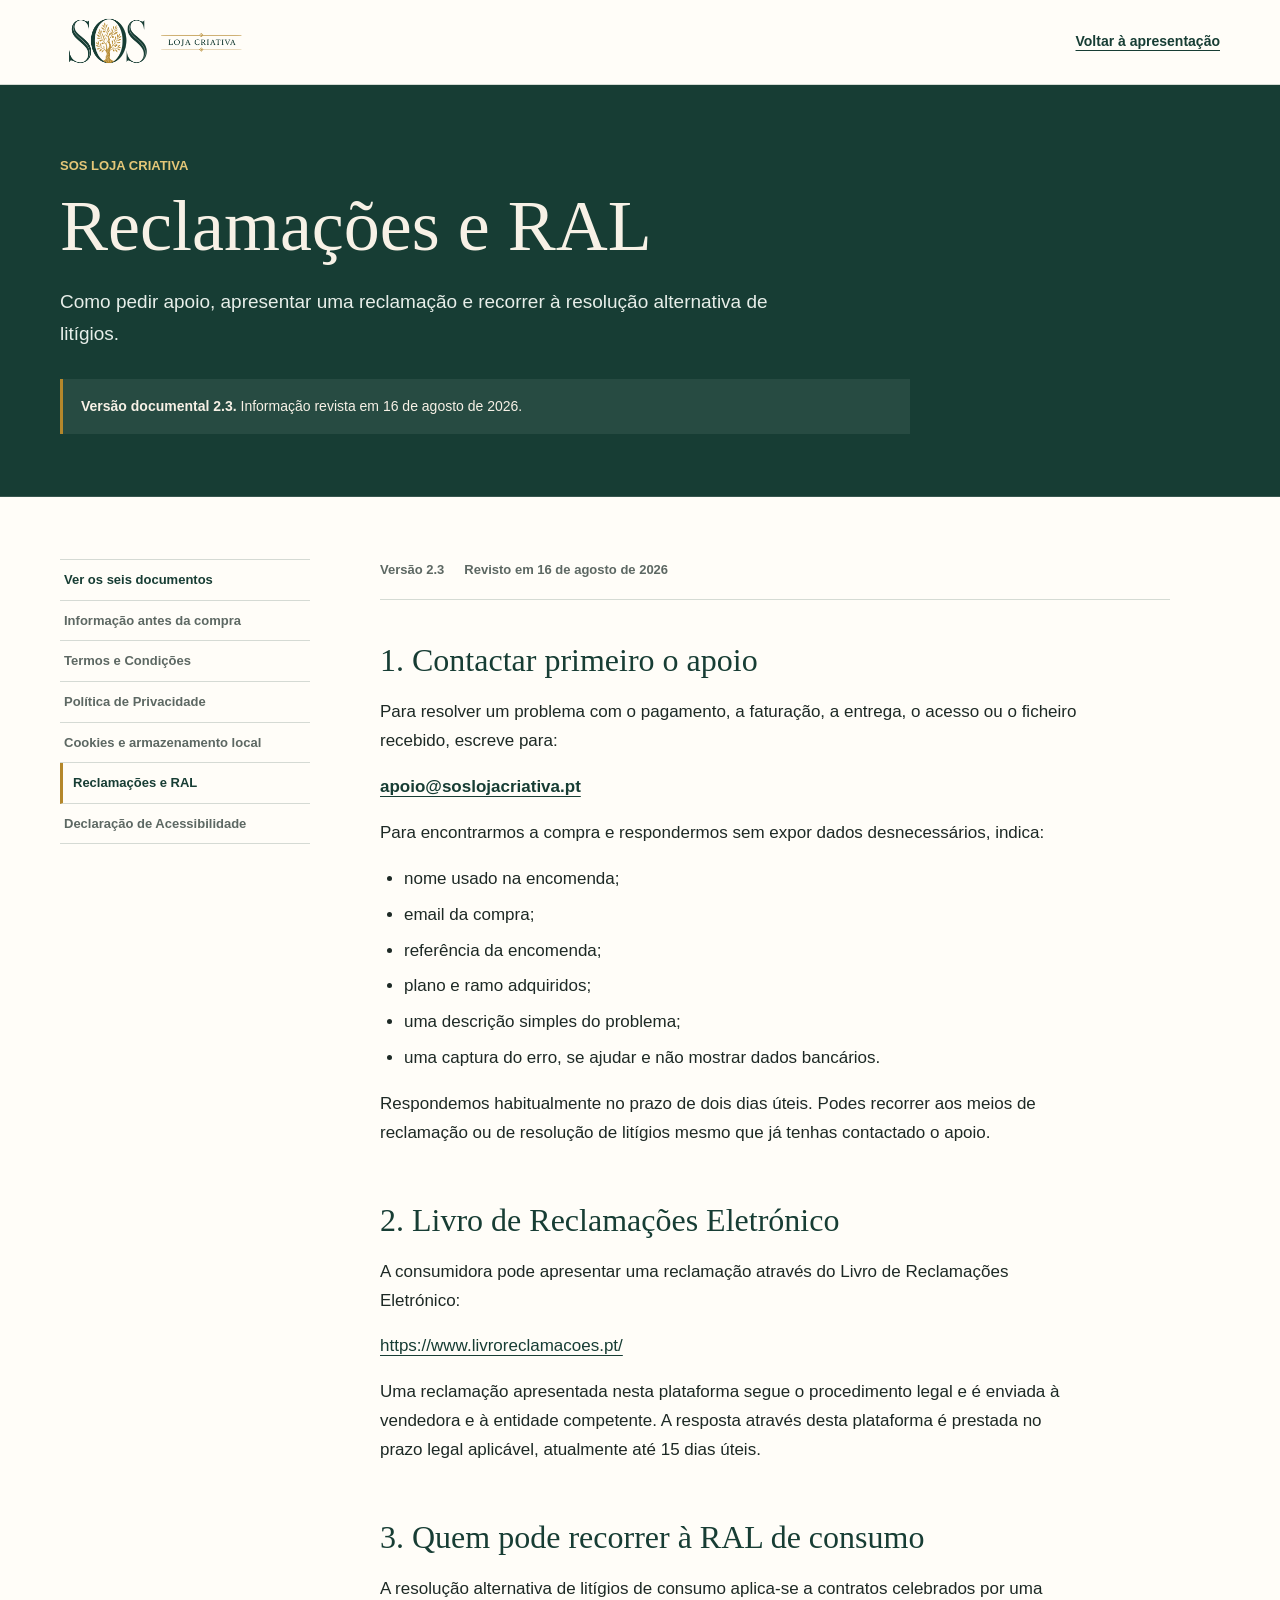
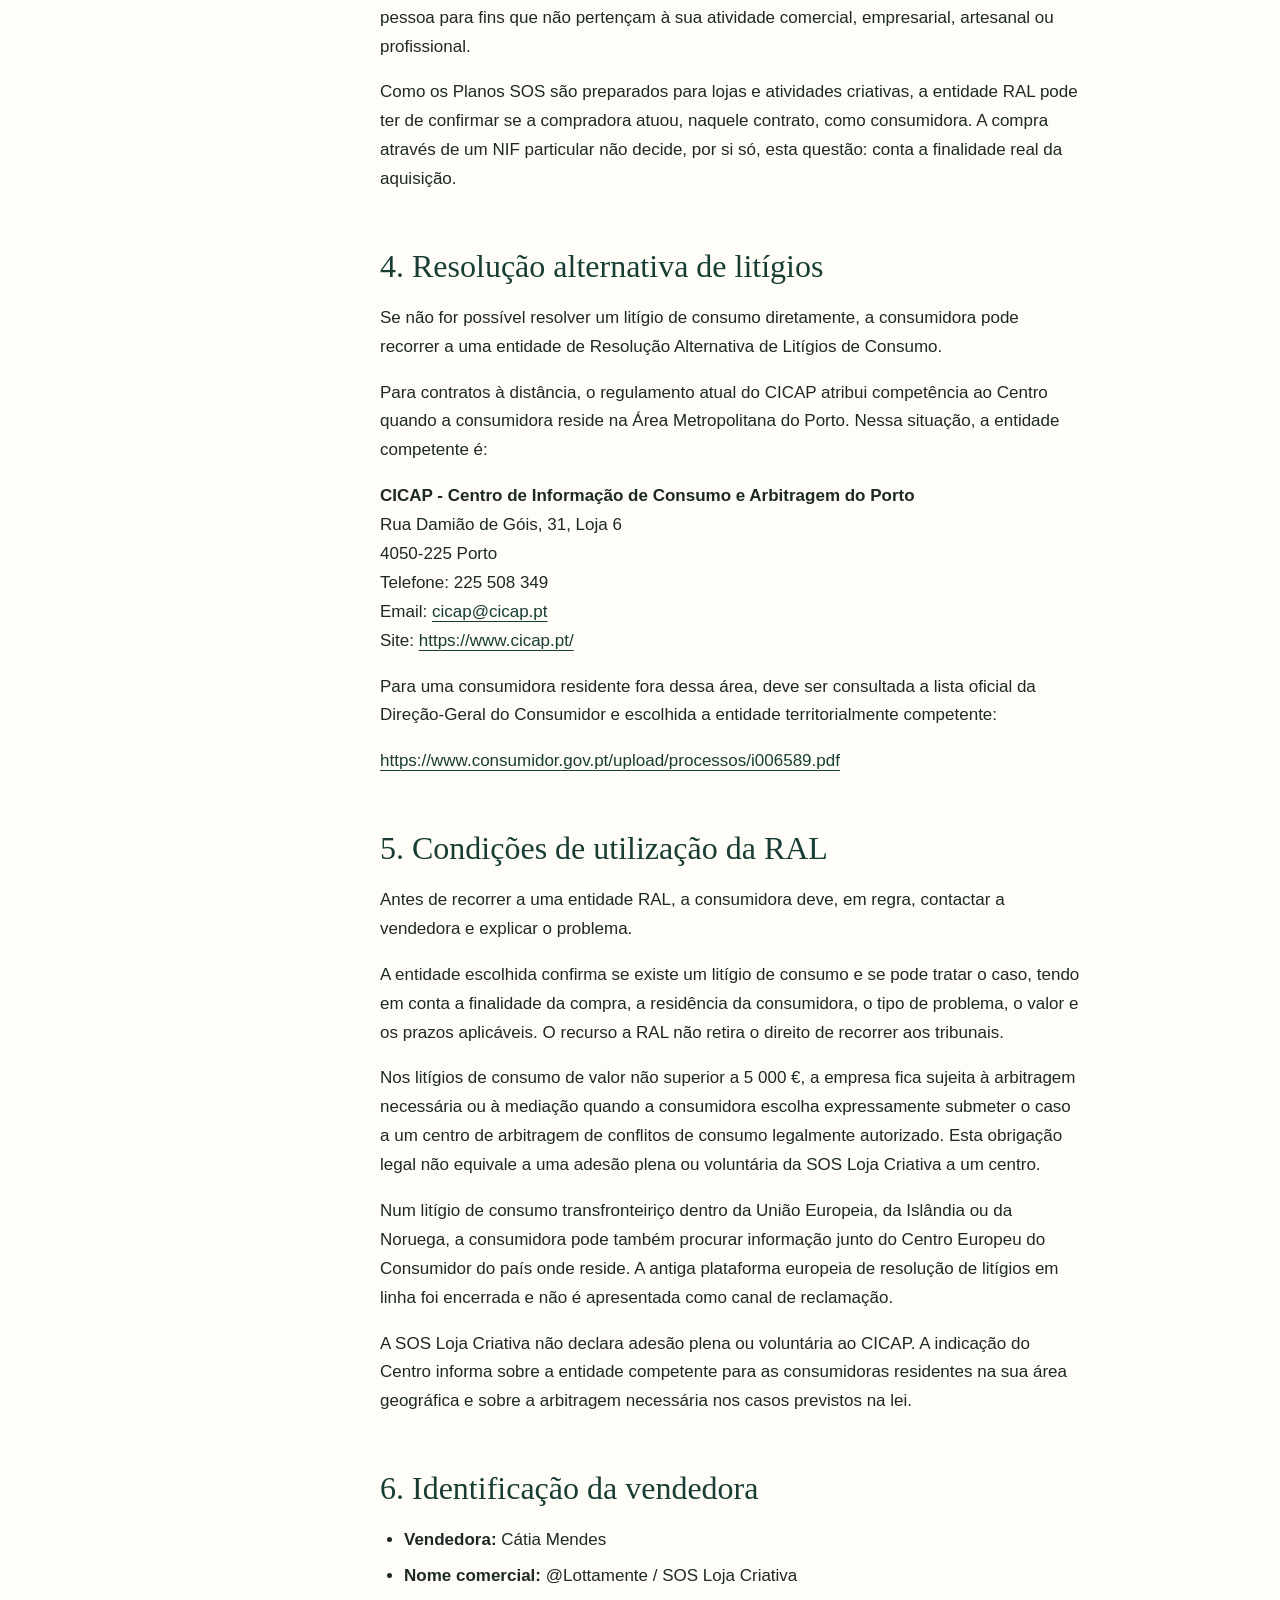
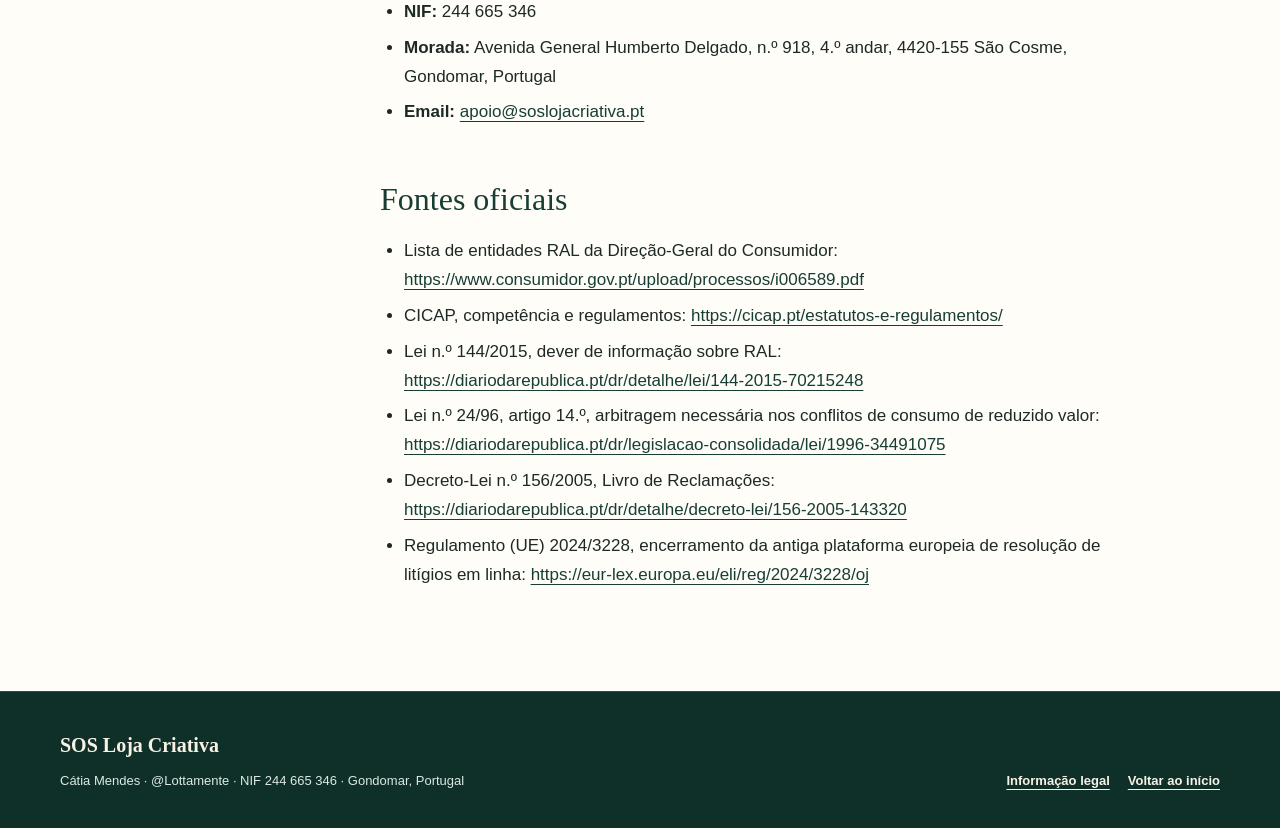
<file: legal/reclamacoes-e-ral.html>
<!doctype html>
<html lang="pt-PT">
<head>
  <meta charset="utf-8">
  <meta name="viewport" content="width=device-width, initial-scale=1">
  <meta name="description" content="Como pedir apoio, apresentar uma reclamação e recorrer à resolução alternativa de litígios.">
  <meta name="theme-color" content="#173d34">
  <title>Reclamações e RAL | SOS Loja Criativa</title>
  <link rel="icon" type="image/png" href="../assets/logo-icon.png">
  <link rel="stylesheet" href="styles.css?v=20260816-legal-6">
</head>
<body>
  <a class="skip-link" href="#conteudo">Saltar para o conteúdo</a>
  <header class="legal-header">
    <a class="legal-brand" href="../index.html" aria-label="SOS Loja Criativa, voltar à apresentação">
      <img src="../assets/logo-horizontal.png" alt="SOS Loja Criativa">
    </a>
    <a class="landing-link" href="../index.html">Voltar à apresentação</a>
  </header>

  <main id="conteudo" tabindex="-1">
    <section class="legal-hero">
      <div class="legal-width">
        <p class="legal-eyebrow">SOS Loja Criativa</p>
        <h1>Reclamações e RAL</h1>
        <p>Como pedir apoio, apresentar uma reclamação e recorrer à resolução alternativa de litígios.</p>
        <p class="legal-status"><strong>Versão documental 2.3.</strong> Informação revista em 16 de agosto de 2026.</p>
      </div>
    </section>

    <div class="legal-width legal-layout">
      <aside class="legal-aside">
        <nav class="legal-nav" aria-label="Documentação legal">
          <a class="legal-nav-home" href="index.html">Ver os seis documentos</a>
          <a href="informacao-antes-da-compra.html">Informação antes da compra</a>
<a href="termos-e-condicoes.html">Termos e Condições</a>
<a href="politica-de-privacidade.html">Política de Privacidade</a>
<a href="cookies-e-armazenamento-local.html">Cookies e armazenamento local</a>
<a href="reclamacoes-e-ral.html" aria-current="page">Reclamações e RAL</a>
<a href="declaracao-de-acessibilidade.html">Declaração de Acessibilidade</a>
        </nav>
      </aside>
      <article class="legal-article">
        <div class="document-meta"><span>Versão 2.3</span><span>Revisto em 16 de agosto de 2026</span></div>
        <h2>1. Contactar primeiro o apoio</h2>
<p>Para resolver um problema com o pagamento, a faturação, a entrega, o acesso ou o
ficheiro recebido, escreve para:</p>
<p><strong><a href="mailto:apoio@soslojacriativa.pt">apoio@soslojacriativa.pt</a></strong></p>
<p>Para encontrarmos a compra e respondermos sem expor dados desnecessários, indica:</p>
<ul>
<li>nome usado na encomenda;</li>
<li>email da compra;</li>
<li>referência da encomenda;</li>
<li>plano e ramo adquiridos;</li>
<li>uma descrição simples do problema;</li>
<li>uma captura do erro, se ajudar e não mostrar dados bancários.</li>
</ul>
<p>Respondemos habitualmente no prazo de dois dias úteis. Podes recorrer aos meios
de reclamação ou de resolução de litígios mesmo que já tenhas contactado o apoio.</p>
<h2>2. Livro de Reclamações Eletrónico</h2>
<p>A consumidora pode apresentar uma reclamação através do Livro de Reclamações
Eletrónico:</p>
<p><a href="https://www.livroreclamacoes.pt/">https://www.livroreclamacoes.pt/</a></p>
<p>Uma reclamação apresentada nesta plataforma segue o procedimento legal e é
enviada à vendedora e à entidade competente. A resposta através desta
plataforma é prestada no prazo legal aplicável, atualmente até 15 dias úteis.</p>
<h2>3. Quem pode recorrer à RAL de consumo</h2>
<p>A resolução alternativa de litígios de consumo aplica-se a contratos celebrados
por uma pessoa para fins que não pertençam à sua atividade comercial,
empresarial, artesanal ou profissional.</p>
<p>Como os Planos SOS são preparados para lojas e atividades criativas, a entidade
RAL pode ter de confirmar se a compradora atuou, naquele contrato, como
consumidora. A compra através de um NIF particular não decide, por si só, esta
questão: conta a finalidade real da aquisição.</p>
<h2>4. Resolução alternativa de litígios</h2>
<p>Se não for possível resolver um litígio de consumo diretamente, a consumidora
pode recorrer a uma entidade de Resolução Alternativa de Litígios de Consumo.</p>
<p>Para contratos à distância, o regulamento atual do CICAP atribui competência ao
Centro quando a consumidora reside na Área Metropolitana do Porto. Nessa
situação, a entidade competente é:</p>
<p><strong>CICAP - Centro de Informação de Consumo e Arbitragem do Porto</strong><br>Rua Damião de Góis, 31, Loja 6<br>4050-225 Porto<br>Telefone: 225 508 349<br>Email: <a href="mailto:cicap@cicap.pt">cicap@cicap.pt</a><br>Site: <a href="https://www.cicap.pt/">https://www.cicap.pt/</a></p>
<p>Para uma consumidora residente fora dessa área, deve ser consultada a lista
oficial da Direção-Geral do Consumidor e escolhida a entidade territorialmente
competente:</p>
<p><a href="https://www.consumidor.gov.pt/upload/processos/i006589.pdf">https://www.consumidor.gov.pt/upload/processos/i006589.pdf</a></p>
<h2>5. Condições de utilização da RAL</h2>
<p>Antes de recorrer a uma entidade RAL, a consumidora deve, em regra, contactar a
vendedora e explicar o problema.</p>
<p>A entidade escolhida confirma se existe um litígio de consumo e se pode tratar o
caso, tendo em conta a finalidade da compra, a residência da consumidora, o tipo
de problema, o valor e os prazos aplicáveis. O recurso a RAL não retira o direito
de recorrer aos tribunais.</p>
<p>Nos litígios de consumo de valor não superior a 5 000 €, a empresa fica sujeita
à arbitragem necessária ou à mediação quando a consumidora escolha
expressamente submeter o caso a um centro de arbitragem de conflitos de consumo
legalmente autorizado. Esta obrigação legal não equivale a uma adesão plena ou
voluntária da SOS Loja Criativa a um centro.</p>
<p>Num litígio de consumo transfronteiriço dentro da União Europeia, da Islândia
ou da Noruega, a consumidora pode também procurar informação junto do Centro
Europeu do Consumidor do país onde reside. A antiga plataforma europeia de
resolução de litígios em linha foi encerrada e não é apresentada como canal de
reclamação.</p>
<p>A SOS Loja Criativa não declara adesão plena ou voluntária ao CICAP. A indicação
do Centro informa sobre a entidade competente para as consumidoras residentes
na sua área geográfica e sobre a arbitragem necessária nos casos previstos na
lei.</p>
<h2>6. Identificação da vendedora</h2>
<ul>
<li><strong>Vendedora:</strong> Cátia Mendes</li>
<li><strong>Nome comercial:</strong> @Lottamente / SOS Loja Criativa</li>
<li><strong>NIF:</strong> 244 665 346</li>
<li><strong>Morada:</strong> Avenida General Humberto Delgado, n.º 918, 4.º andar,
4420-155 São Cosme, Gondomar, Portugal</li>
<li><strong>Email:</strong> <a href="mailto:apoio@soslojacriativa.pt">apoio@soslojacriativa.pt</a></li>
</ul>
<h2>Fontes oficiais</h2>
<ul>
<li>Lista de entidades RAL da Direção-Geral do Consumidor:
<a href="https://www.consumidor.gov.pt/upload/processos/i006589.pdf">https://www.consumidor.gov.pt/upload/processos/i006589.pdf</a></li>
<li>CICAP, competência e regulamentos:
<a href="https://cicap.pt/estatutos-e-regulamentos/">https://cicap.pt/estatutos-e-regulamentos/</a></li>
<li>Lei n.º 144/2015, dever de informação sobre RAL:
<a href="https://diariodarepublica.pt/dr/detalhe/lei/144-2015-70215248">https://diariodarepublica.pt/dr/detalhe/lei/144-2015-70215248</a></li>
<li>Lei n.º 24/96, artigo 14.º, arbitragem necessária nos conflitos de consumo de
reduzido valor:
<a href="https://diariodarepublica.pt/dr/legislacao-consolidada/lei/1996-34491075">https://diariodarepublica.pt/dr/legislacao-consolidada/lei/1996-34491075</a></li>
<li>Decreto-Lei n.º 156/2005, Livro de Reclamações:
<a href="https://diariodarepublica.pt/dr/detalhe/decreto-lei/156-2005-143320">https://diariodarepublica.pt/dr/detalhe/decreto-lei/156-2005-143320</a></li>
<li>Regulamento (UE) 2024/3228, encerramento da antiga plataforma europeia de
resolução de litígios em linha:
<a href="https://eur-lex.europa.eu/eli/reg/2024/3228/oj">https://eur-lex.europa.eu/eli/reg/2024/3228/oj</a></li>
</ul>

      </article>
    </div>
  </main>

  <footer class="legal-footer">
    <div class="legal-width legal-footer-inner">
      <div>
        <strong>SOS Loja Criativa</strong>
        <p>Cátia Mendes · @Lottamente · NIF 244 665 346 · Gondomar, Portugal</p>
      </div>
      <div class="legal-footer-links">
        <a href="index.html">Informação legal</a>
        <a href="../index.html#inicio">Voltar ao início</a>
      </div>
    </div>
  </footer>
</body>
</html>
</file>
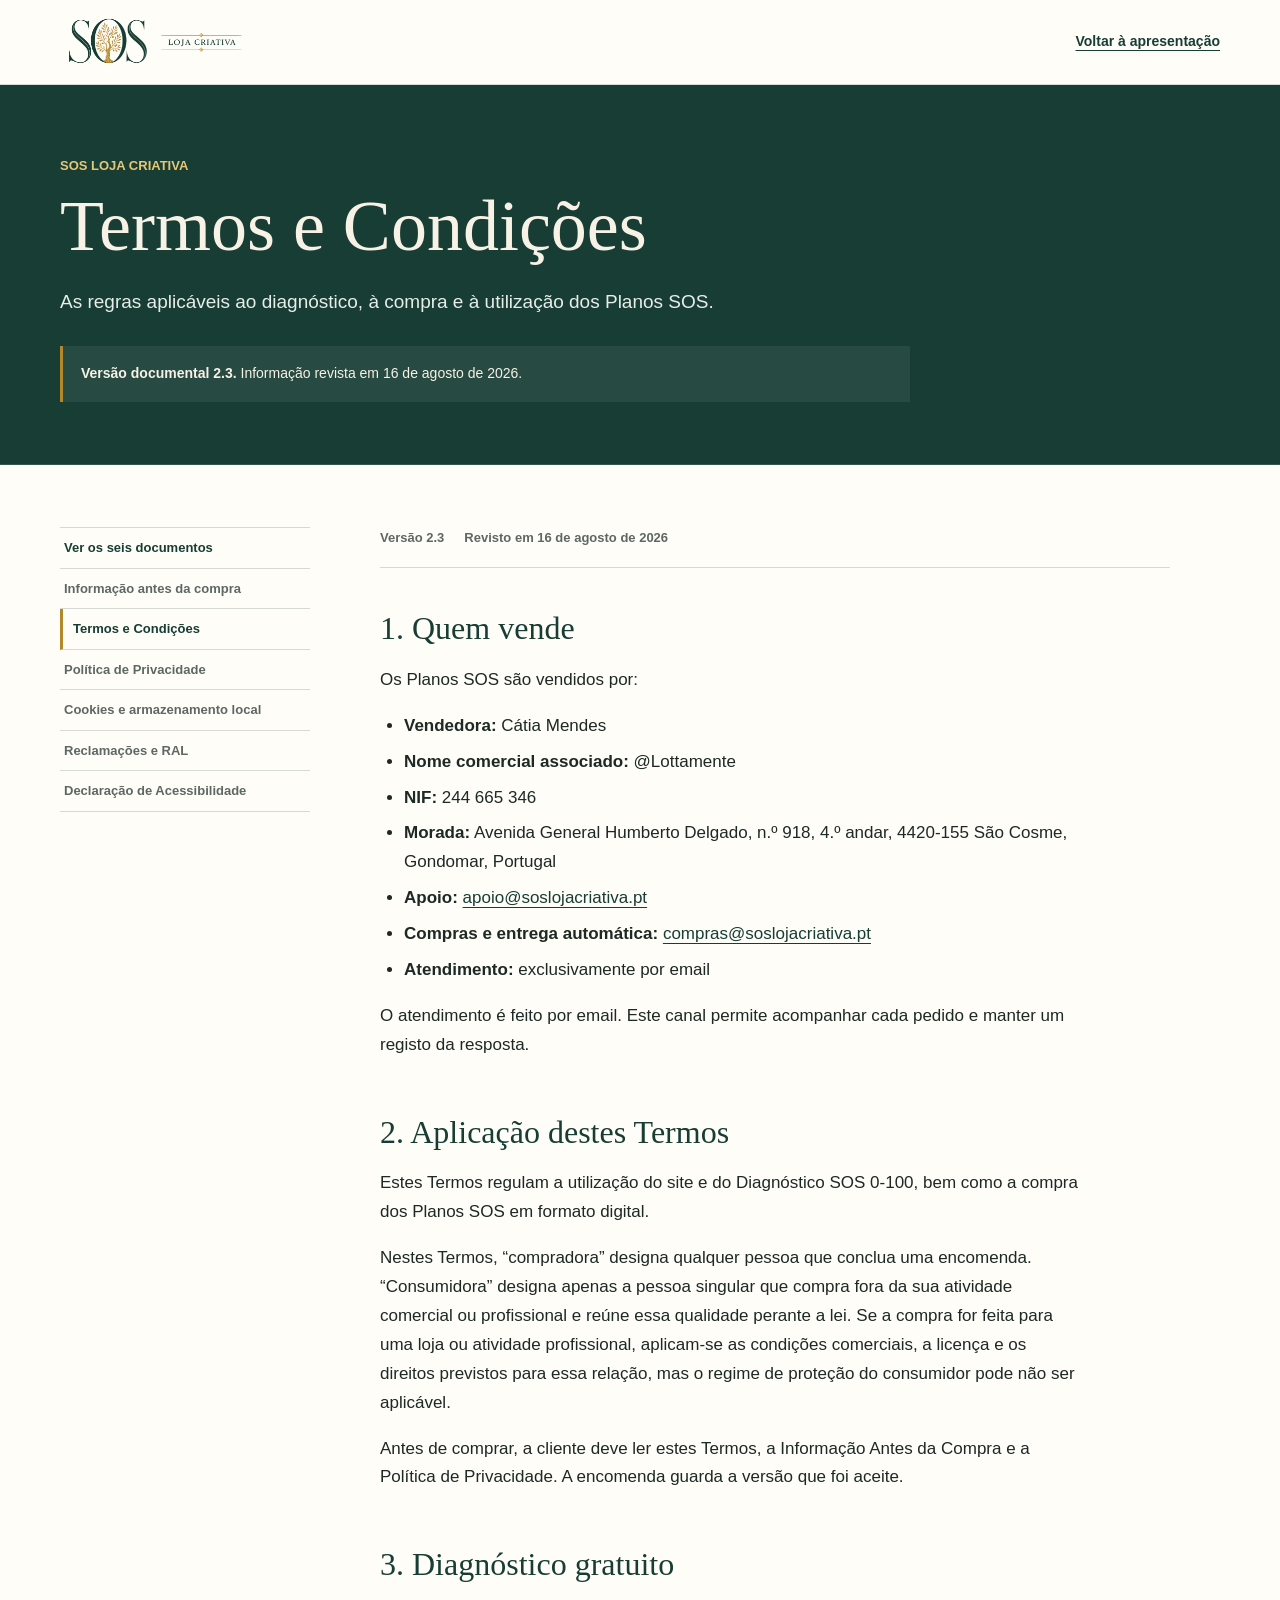
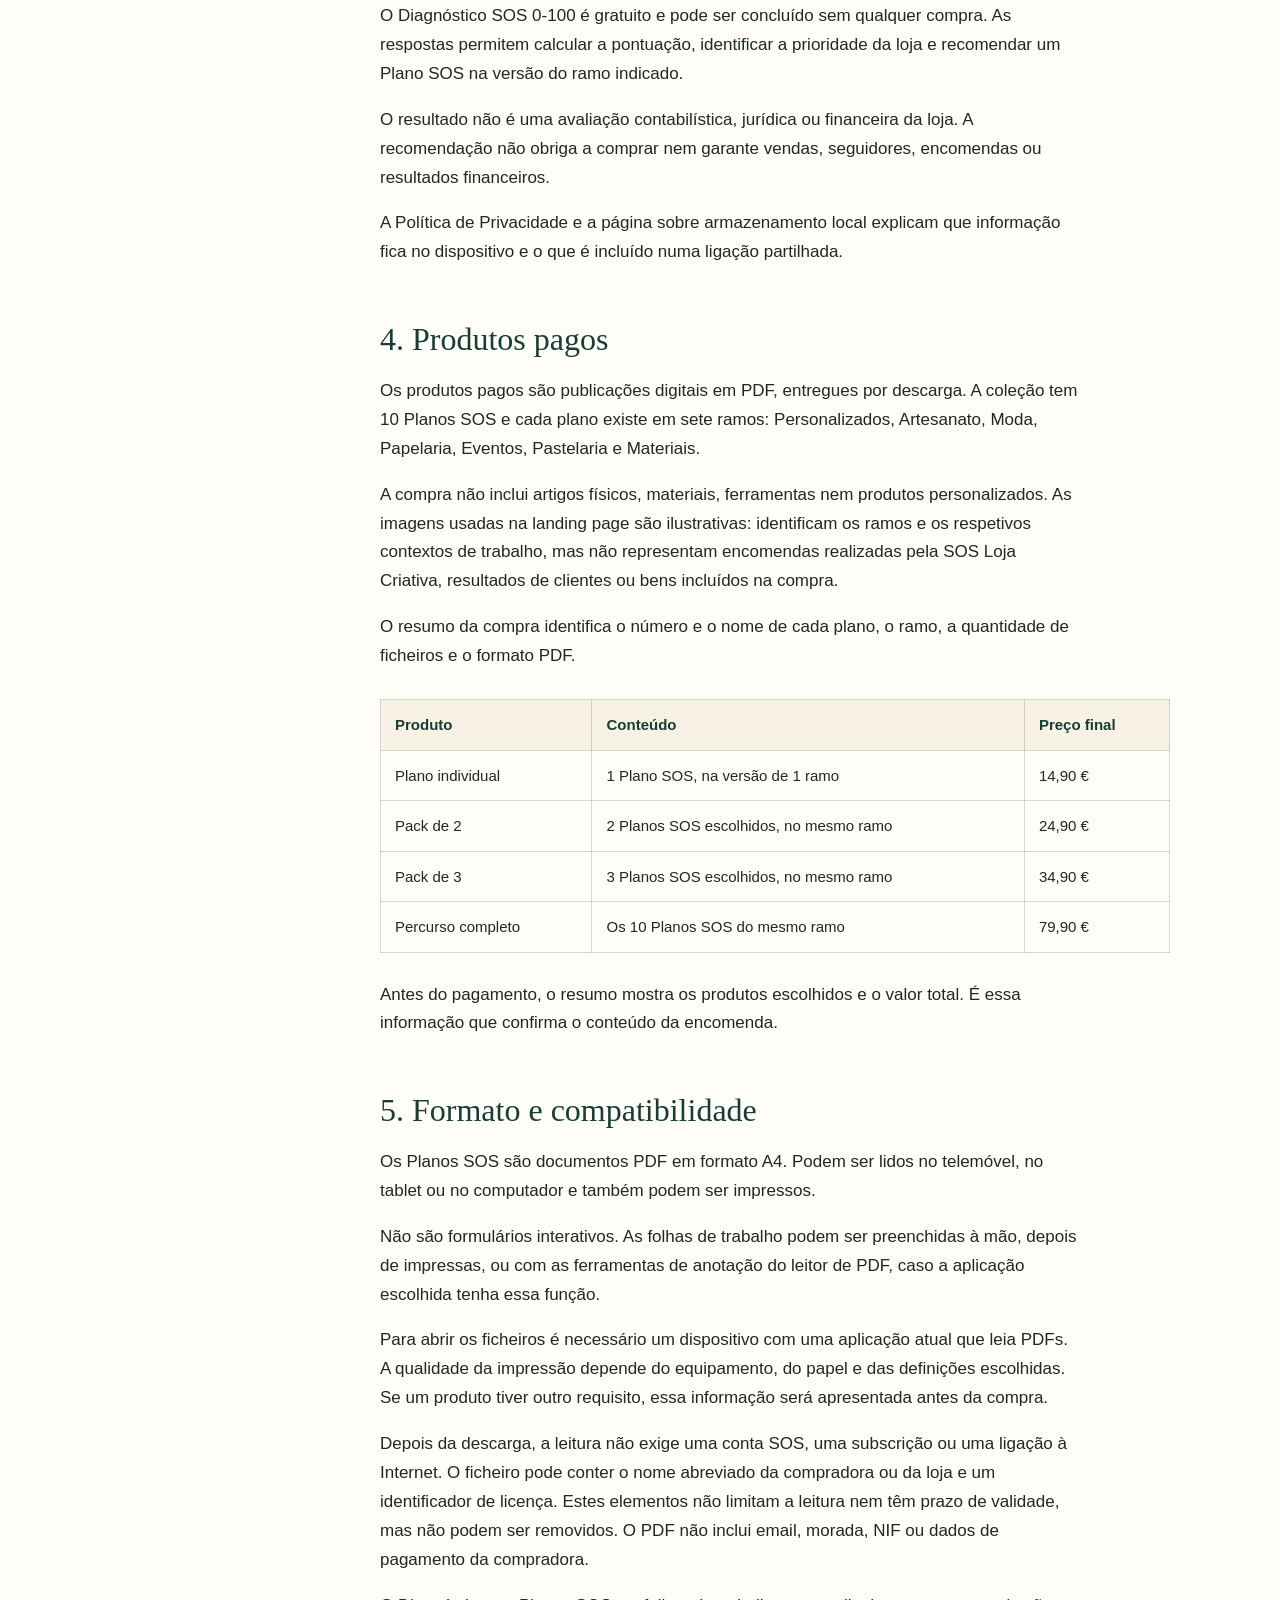
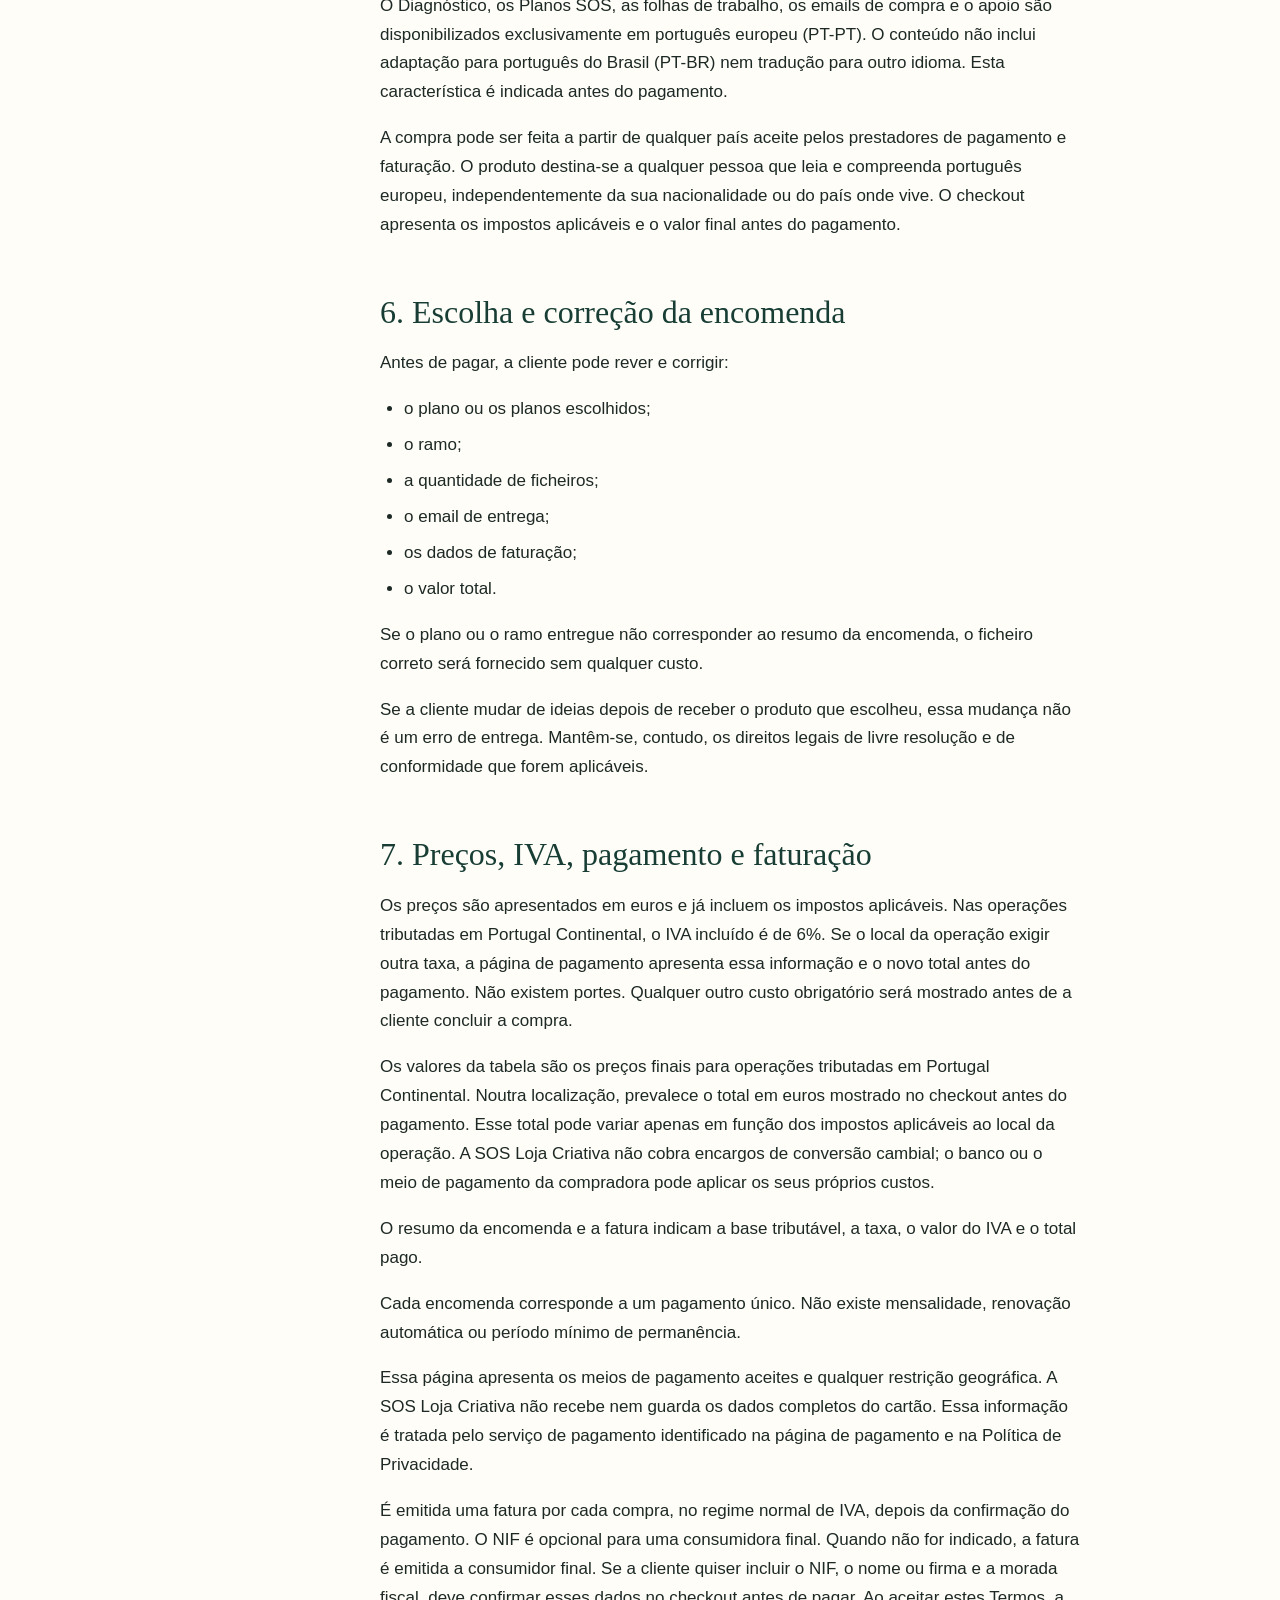
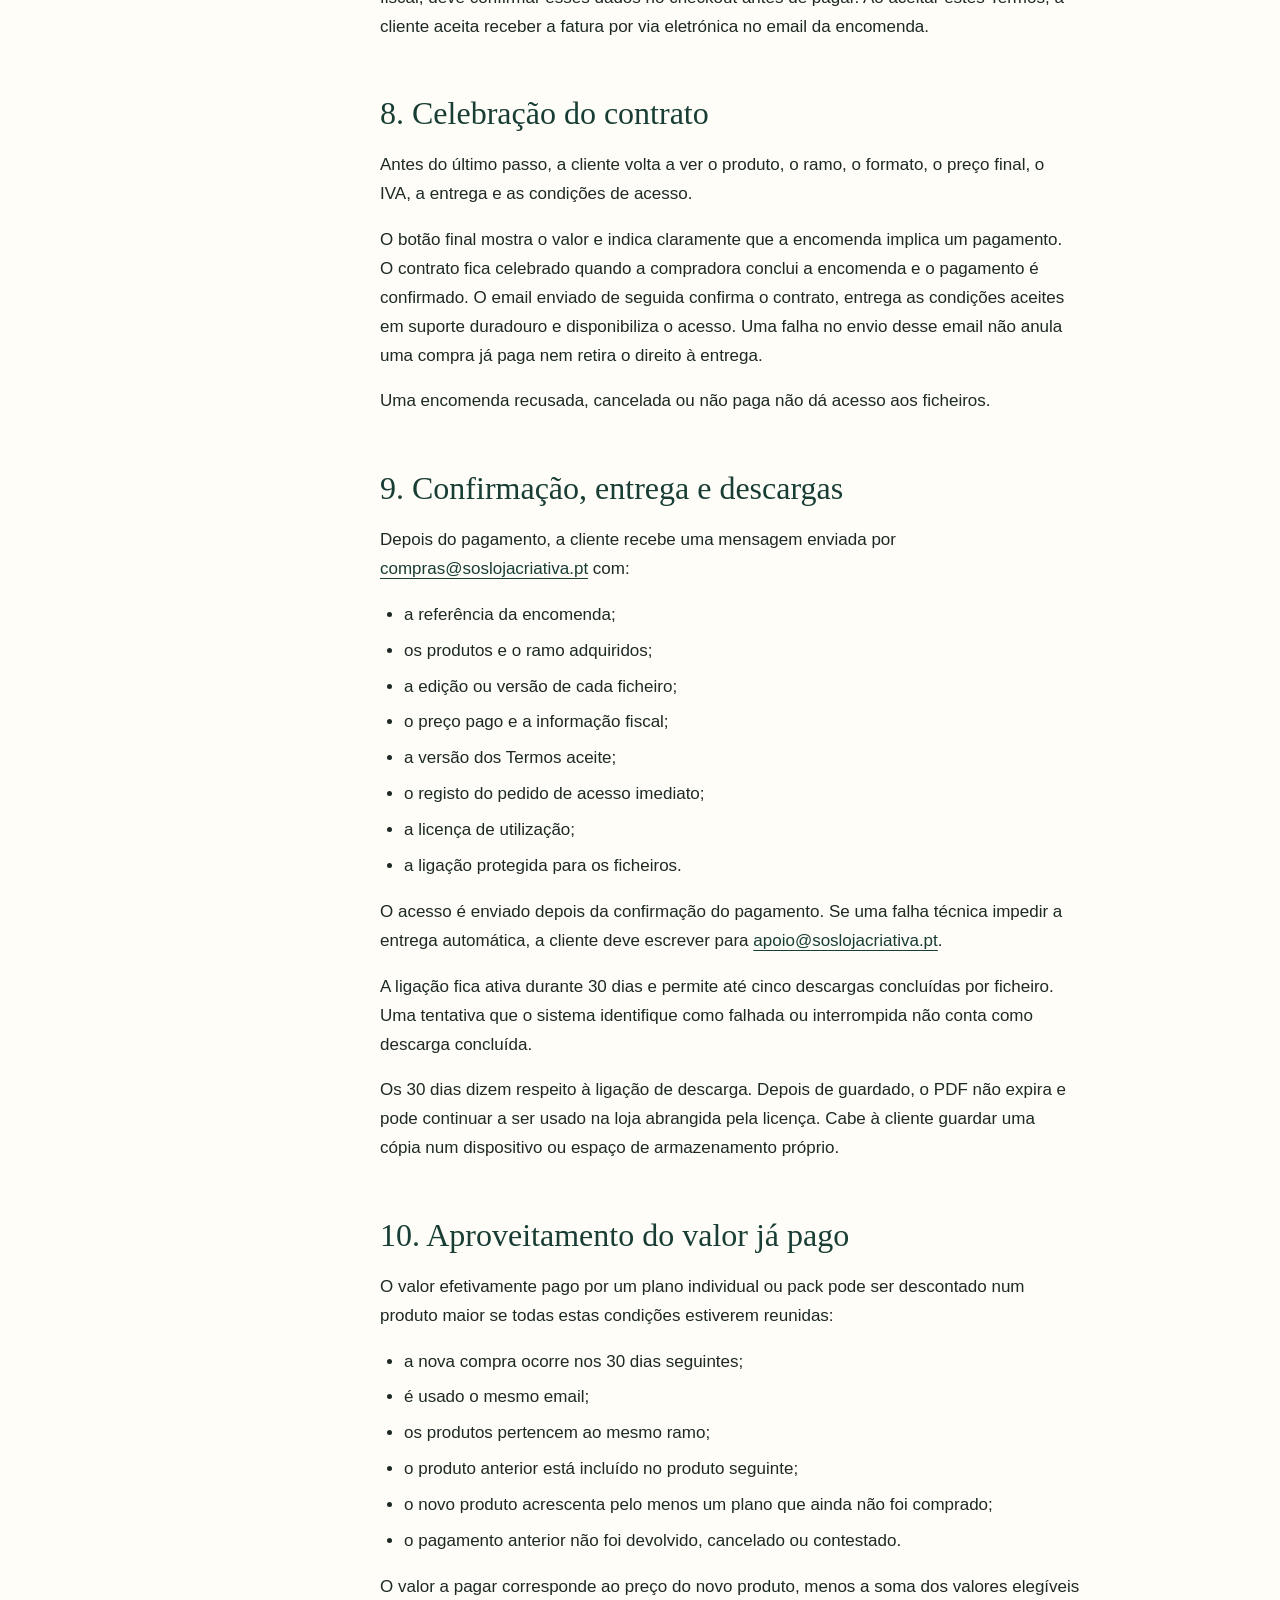
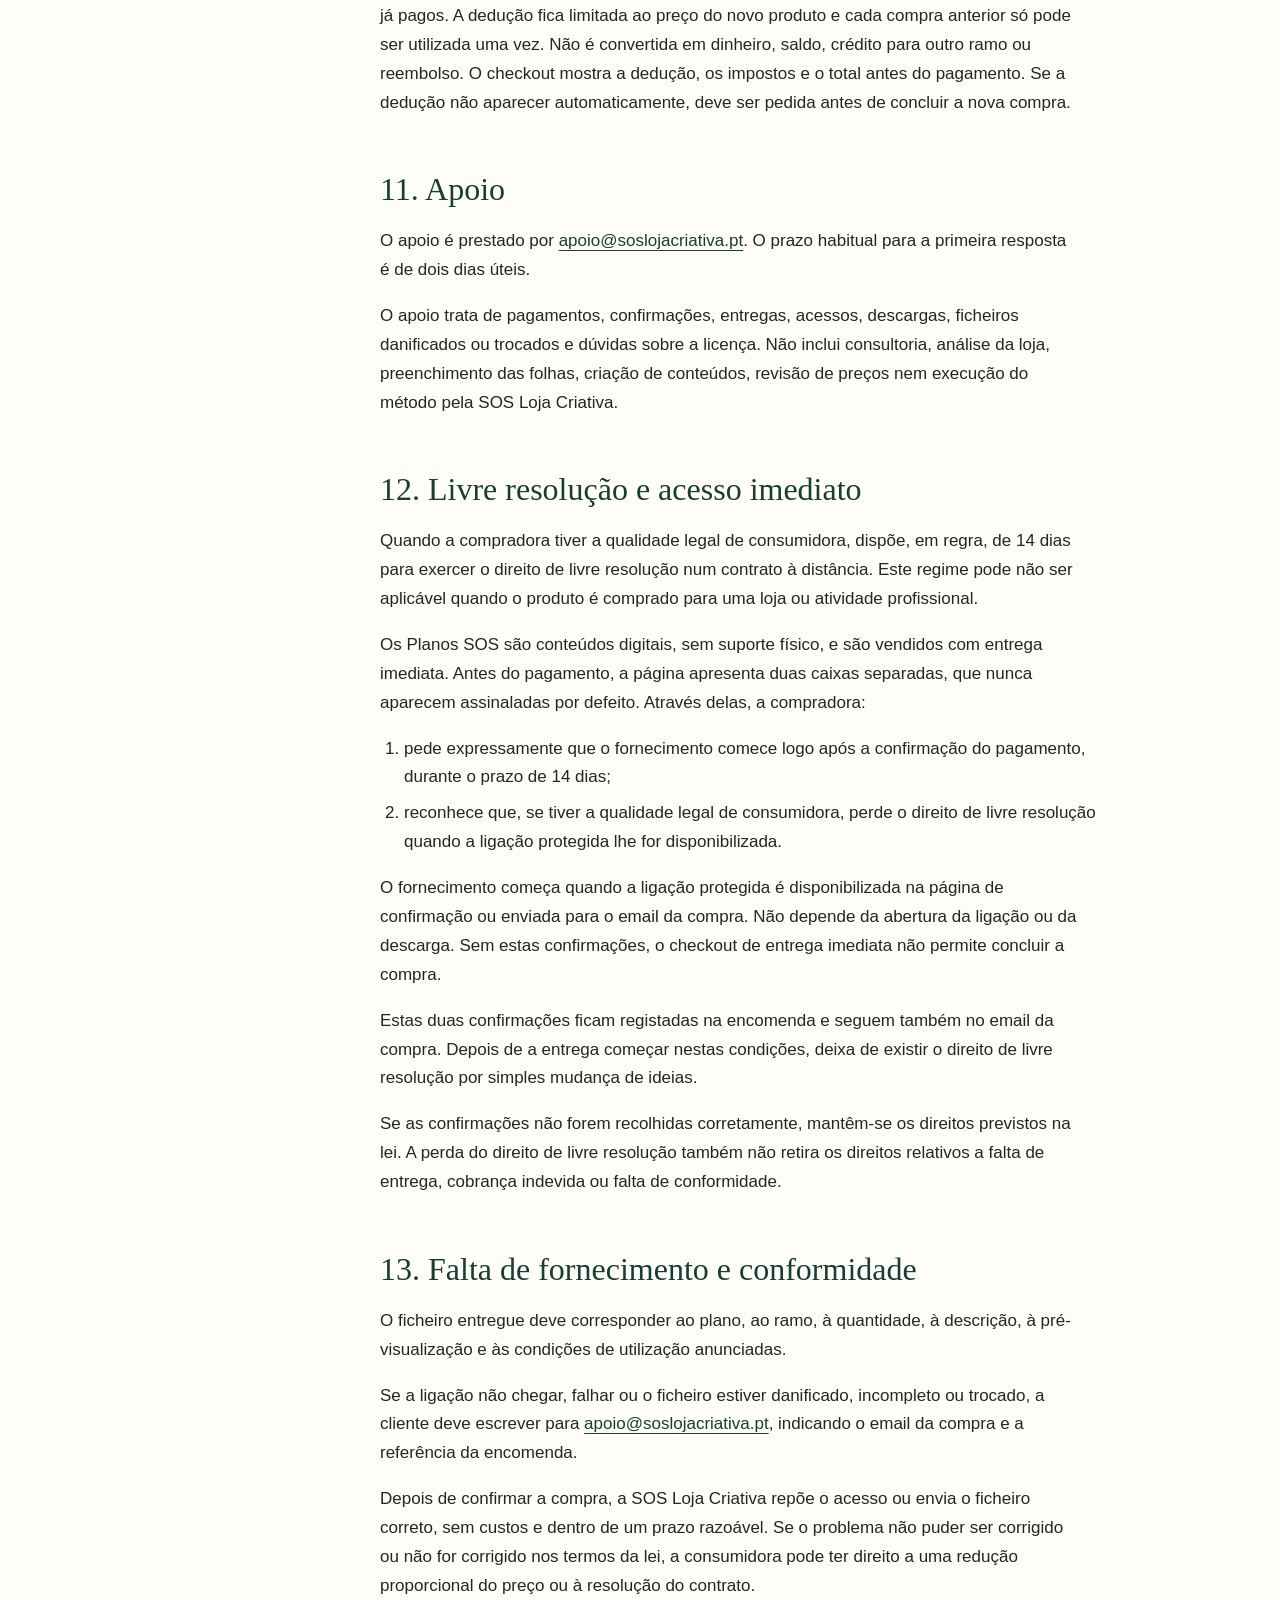
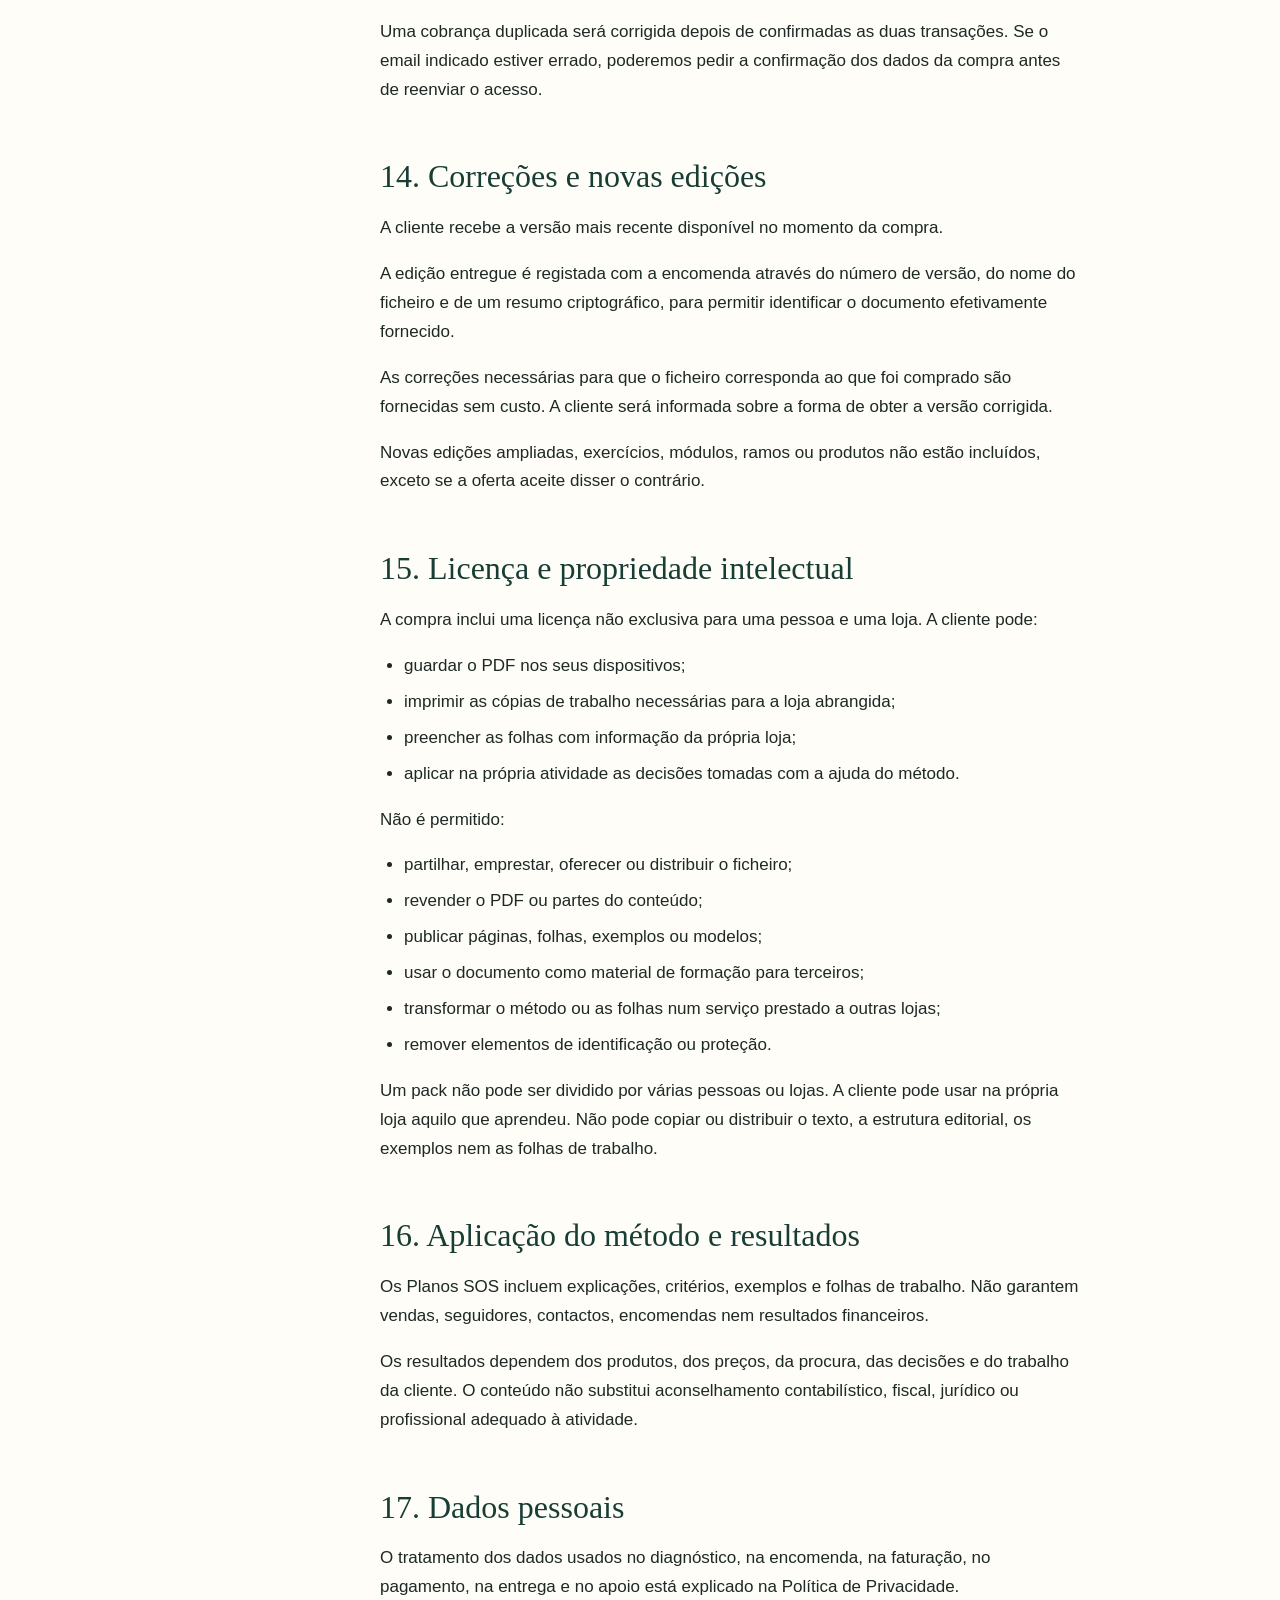
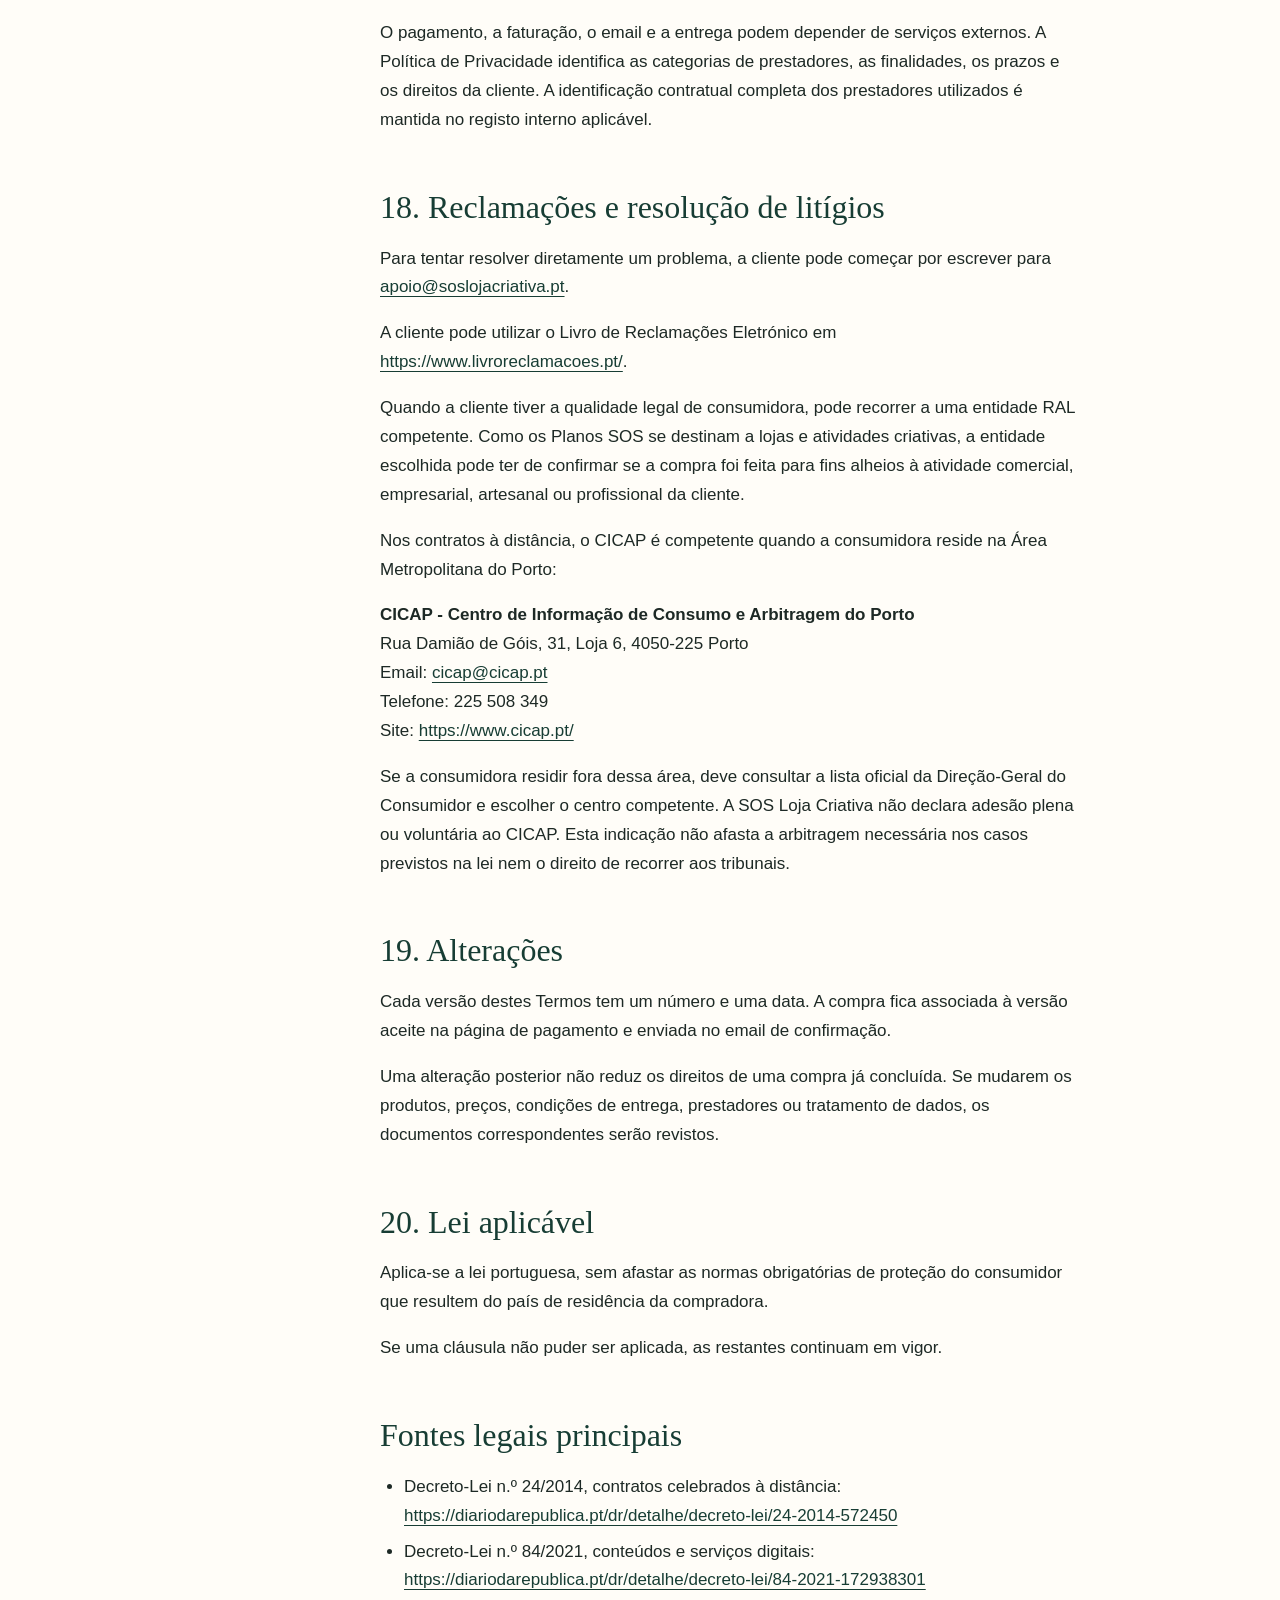
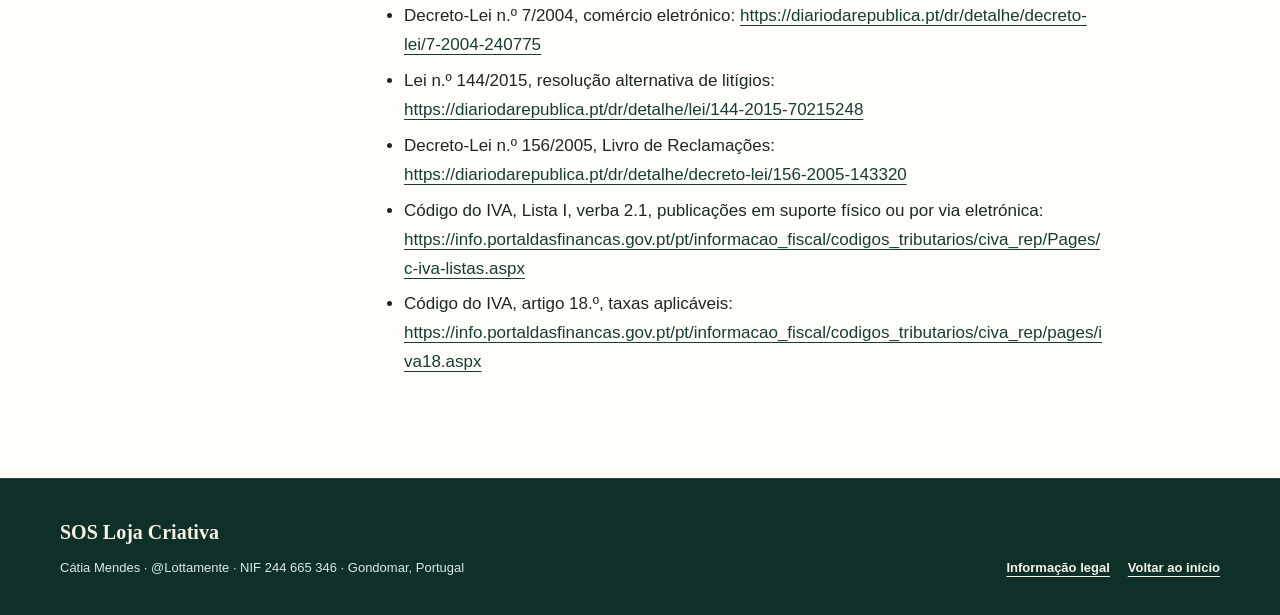
<file: legal/termos-e-condicoes.html>
<!doctype html>
<html lang="pt-PT">
<head>
  <meta charset="utf-8">
  <meta name="viewport" content="width=device-width, initial-scale=1">
  <meta name="description" content="As regras aplicáveis ao diagnóstico, à compra e à utilização dos Planos SOS.">
  <meta name="theme-color" content="#173d34">
  <title>Termos e Condições | SOS Loja Criativa</title>
  <link rel="icon" type="image/png" href="../assets/logo-icon.png">
  <link rel="stylesheet" href="styles.css?v=20260816-legal-6">
</head>
<body>
  <a class="skip-link" href="#conteudo">Saltar para o conteúdo</a>
  <header class="legal-header">
    <a class="legal-brand" href="../index.html" aria-label="SOS Loja Criativa, voltar à apresentação">
      <img src="../assets/logo-horizontal.png" alt="SOS Loja Criativa">
    </a>
    <a class="landing-link" href="../index.html">Voltar à apresentação</a>
  </header>

  <main id="conteudo" tabindex="-1">
    <section class="legal-hero">
      <div class="legal-width">
        <p class="legal-eyebrow">SOS Loja Criativa</p>
        <h1>Termos e Condições</h1>
        <p>As regras aplicáveis ao diagnóstico, à compra e à utilização dos Planos SOS.</p>
        <p class="legal-status"><strong>Versão documental 2.3.</strong> Informação revista em 16 de agosto de 2026.</p>
      </div>
    </section>

    <div class="legal-width legal-layout">
      <aside class="legal-aside">
        <nav class="legal-nav" aria-label="Documentação legal">
          <a class="legal-nav-home" href="index.html">Ver os seis documentos</a>
          <a href="informacao-antes-da-compra.html">Informação antes da compra</a>
<a href="termos-e-condicoes.html" aria-current="page">Termos e Condições</a>
<a href="politica-de-privacidade.html">Política de Privacidade</a>
<a href="cookies-e-armazenamento-local.html">Cookies e armazenamento local</a>
<a href="reclamacoes-e-ral.html">Reclamações e RAL</a>
<a href="declaracao-de-acessibilidade.html">Declaração de Acessibilidade</a>
        </nav>
      </aside>
      <article class="legal-article">
        <div class="document-meta"><span>Versão 2.3</span><span>Revisto em 16 de agosto de 2026</span></div>
        <h2>1. Quem vende</h2>
<p>Os Planos SOS são vendidos por:</p>
<ul>
<li><strong>Vendedora:</strong> Cátia Mendes</li>
<li><strong>Nome comercial associado:</strong> @Lottamente</li>
<li><strong>NIF:</strong> 244 665 346</li>
<li><strong>Morada:</strong> Avenida General Humberto Delgado, n.º 918, 4.º andar,
4420-155 São Cosme, Gondomar, Portugal</li>
<li><strong>Apoio:</strong> <a href="mailto:apoio@soslojacriativa.pt">apoio@soslojacriativa.pt</a></li>
<li><strong>Compras e entrega automática:</strong> <a href="mailto:compras@soslojacriativa.pt">compras@soslojacriativa.pt</a></li>
<li><strong>Atendimento:</strong> exclusivamente por email</li>
</ul>
<p>O atendimento é feito por email. Este canal permite acompanhar cada pedido e
manter um registo da resposta.</p>
<h2>2. Aplicação destes Termos</h2>
<p>Estes Termos regulam a utilização do site e do Diagnóstico SOS 0-100, bem como a
compra dos Planos SOS em formato digital.</p>
<p>Nestes Termos, “compradora” designa qualquer pessoa que conclua uma encomenda.
“Consumidora” designa apenas a pessoa singular que compra fora da sua atividade
comercial ou profissional e reúne essa qualidade perante a lei. Se a compra for
feita para uma loja ou atividade profissional, aplicam-se as condições
comerciais, a licença e os direitos previstos para essa relação, mas o regime de
proteção do consumidor pode não ser aplicável.</p>
<p>Antes de comprar, a cliente deve ler estes Termos, a Informação Antes da Compra
e a Política de Privacidade. A encomenda guarda a versão que foi aceite.</p>
<h2>3. Diagnóstico gratuito</h2>
<p>O Diagnóstico SOS 0-100 é gratuito e pode ser concluído sem qualquer compra. As
respostas permitem calcular a pontuação, identificar a prioridade da loja e
recomendar um Plano SOS na versão do ramo indicado.</p>
<p>O resultado não é uma avaliação contabilística, jurídica ou financeira da loja.
A recomendação não obriga a comprar nem garante vendas, seguidores, encomendas
ou resultados financeiros.</p>
<p>A Política de Privacidade e a página sobre armazenamento local explicam que
informação fica no dispositivo e o que é incluído numa ligação partilhada.</p>
<h2>4. Produtos pagos</h2>
<p>Os produtos pagos são publicações digitais em PDF, entregues por descarga. A
coleção tem 10 Planos SOS e cada plano existe em sete ramos: Personalizados,
Artesanato, Moda, Papelaria, Eventos, Pastelaria e Materiais.</p>
<p>A compra não inclui artigos físicos, materiais, ferramentas nem produtos
personalizados. As imagens usadas na landing page são ilustrativas: identificam
os ramos e os respetivos contextos de trabalho, mas não representam encomendas
realizadas pela SOS Loja Criativa, resultados de clientes ou bens incluídos na
compra.</p>
<p>O resumo da compra identifica o número e o nome de cada plano, o ramo, a
quantidade de ficheiros e o formato PDF.</p>
<div class="table-scroll" role="region" aria-label="Tabela com informação detalhada" tabindex="0"><table>
<thead>
<tr>
<th>Produto</th>
<th>Conteúdo</th>
<th align="right">Preço final</th>
</tr>
</thead>
<tbody><tr>
<td>Plano individual</td>
<td>1 Plano SOS, na versão de 1 ramo</td>
<td align="right">14,90 €</td>
</tr>
<tr>
<td>Pack de 2</td>
<td>2 Planos SOS escolhidos, no mesmo ramo</td>
<td align="right">24,90 €</td>
</tr>
<tr>
<td>Pack de 3</td>
<td>3 Planos SOS escolhidos, no mesmo ramo</td>
<td align="right">34,90 €</td>
</tr>
<tr>
<td>Percurso completo</td>
<td>Os 10 Planos SOS do mesmo ramo</td>
<td align="right">79,90 €</td>
</tr>
</tbody></table></div>
<p>Antes do pagamento, o resumo mostra os produtos escolhidos e o valor total. É
essa informação que confirma o conteúdo da encomenda.</p>
<h2>5. Formato e compatibilidade</h2>
<p>Os Planos SOS são documentos PDF em formato A4. Podem ser lidos no telemóvel,
no tablet ou no computador e também podem ser impressos.</p>
<p>Não são formulários interativos. As folhas de trabalho podem ser preenchidas à
mão, depois de impressas, ou com as ferramentas de anotação do leitor de PDF,
caso a aplicação escolhida tenha essa função.</p>
<p>Para abrir os ficheiros é necessário um dispositivo com uma aplicação atual que
leia PDFs. A qualidade da impressão depende do equipamento, do papel e das
definições escolhidas. Se um produto tiver outro requisito, essa informação será
apresentada antes da compra.</p>
<p>Depois da descarga, a leitura não exige uma conta SOS, uma subscrição ou uma
ligação à Internet. O ficheiro pode conter o nome abreviado da compradora ou da
loja e um identificador de licença. Estes elementos não limitam a leitura nem
têm prazo de validade, mas não podem ser removidos. O PDF não inclui email,
morada, NIF ou dados de pagamento da compradora.</p>
<p>O Diagnóstico, os Planos SOS, as folhas de trabalho, os emails de compra e o
apoio são disponibilizados exclusivamente em português europeu (PT-PT). O
conteúdo não inclui adaptação para português do Brasil (PT-BR) nem tradução para
outro idioma. Esta característica é indicada antes do pagamento.</p>
<p>A compra pode ser feita a partir de qualquer país aceite pelos prestadores de
pagamento e faturação. O produto destina-se a qualquer pessoa que leia e
compreenda português europeu, independentemente da sua nacionalidade ou do país
onde vive. O checkout apresenta os impostos aplicáveis e o valor final antes do
pagamento.</p>
<h2>6. Escolha e correção da encomenda</h2>
<p>Antes de pagar, a cliente pode rever e corrigir:</p>
<ul>
<li>o plano ou os planos escolhidos;</li>
<li>o ramo;</li>
<li>a quantidade de ficheiros;</li>
<li>o email de entrega;</li>
<li>os dados de faturação;</li>
<li>o valor total.</li>
</ul>
<p>Se o plano ou o ramo entregue não corresponder ao resumo da encomenda, o
ficheiro correto será fornecido sem qualquer custo.</p>
<p>Se a cliente mudar de ideias depois de receber o produto que escolheu, essa
mudança não é um erro de entrega. Mantêm-se, contudo, os direitos legais de livre
resolução e de conformidade que forem aplicáveis.</p>
<h2>7. Preços, IVA, pagamento e faturação</h2>
<p>Os preços são apresentados em euros e já incluem os impostos aplicáveis. Nas
operações tributadas em Portugal Continental, o IVA incluído é de 6%. Se o local
da operação exigir outra taxa, a página de pagamento apresenta essa informação e o novo
total antes do pagamento. Não existem portes. Qualquer outro custo obrigatório
será mostrado antes de a cliente concluir a compra.</p>
<p>Os valores da tabela são os preços finais para operações tributadas em Portugal
Continental. Noutra localização, prevalece o total em euros mostrado no checkout
antes do pagamento. Esse total pode variar apenas em função dos impostos
aplicáveis ao local da operação. A SOS Loja Criativa não cobra encargos de
conversão cambial; o banco ou o meio de pagamento da compradora pode aplicar os
seus próprios custos.</p>
<p>O resumo da encomenda e a fatura indicam a base tributável, a taxa, o valor do
IVA e o total pago.</p>
<p>Cada encomenda corresponde a um pagamento único. Não existe mensalidade,
renovação automática ou período mínimo de permanência.</p>
<p>Essa página apresenta os meios de pagamento aceites e qualquer restrição
geográfica. A SOS Loja Criativa não recebe nem guarda os dados completos do
cartão. Essa informação é tratada pelo serviço de pagamento identificado na
página de pagamento e na Política de Privacidade.</p>
<p>É emitida uma fatura por cada compra, no regime normal de IVA, depois da
confirmação do pagamento. O NIF é opcional para uma consumidora final. Quando
não for indicado, a fatura é emitida a consumidor final. Se a cliente quiser
incluir o NIF, o nome ou firma e a morada fiscal, deve confirmar esses dados no
checkout antes de pagar. Ao aceitar estes Termos, a cliente aceita receber a
fatura por via eletrónica no email da encomenda.</p>
<h2>8. Celebração do contrato</h2>
<p>Antes do último passo, a cliente volta a ver o produto, o ramo, o formato, o
preço final, o IVA, a entrega e as condições de acesso.</p>
<p>O botão final mostra o valor e indica claramente que a encomenda implica um
pagamento. O contrato fica celebrado quando a compradora conclui a encomenda e
o pagamento é confirmado. O email enviado de seguida confirma o contrato,
entrega as condições aceites em suporte duradouro e disponibiliza o acesso. Uma
falha no envio desse email não anula uma compra já paga nem retira o direito à
entrega.</p>
<p>Uma encomenda recusada, cancelada ou não paga não dá acesso aos ficheiros.</p>
<h2>9. Confirmação, entrega e descargas</h2>
<p>Depois do pagamento, a cliente recebe uma mensagem enviada por
<a href="mailto:compras@soslojacriativa.pt">compras@soslojacriativa.pt</a> com:</p>
<ul>
<li>a referência da encomenda;</li>
<li>os produtos e o ramo adquiridos;</li>
<li>a edição ou versão de cada ficheiro;</li>
<li>o preço pago e a informação fiscal;</li>
<li>a versão dos Termos aceite;</li>
<li>o registo do pedido de acesso imediato;</li>
<li>a licença de utilização;</li>
<li>a ligação protegida para os ficheiros.</li>
</ul>
<p>O acesso é enviado depois da confirmação do pagamento. Se uma falha técnica
impedir a entrega automática, a cliente deve escrever para
<a href="mailto:apoio@soslojacriativa.pt">apoio@soslojacriativa.pt</a>.</p>
<p>A ligação fica ativa durante 30 dias e permite até cinco descargas concluídas
por ficheiro. Uma tentativa que o sistema identifique como falhada ou
interrompida não conta como descarga concluída.</p>
<p>Os 30 dias dizem respeito à ligação de descarga. Depois de guardado, o PDF não
expira e pode continuar a ser usado na loja abrangida pela licença. Cabe à
cliente guardar uma cópia num dispositivo ou espaço de armazenamento próprio.</p>
<h2>10. Aproveitamento do valor já pago</h2>
<p>O valor efetivamente pago por um plano individual ou pack pode ser descontado
num produto maior se todas estas condições estiverem reunidas:</p>
<ul>
<li>a nova compra ocorre nos 30 dias seguintes;</li>
<li>é usado o mesmo email;</li>
<li>os produtos pertencem ao mesmo ramo;</li>
<li>o produto anterior está incluído no produto seguinte;</li>
<li>o novo produto acrescenta pelo menos um plano que ainda não foi comprado;</li>
<li>o pagamento anterior não foi devolvido, cancelado ou contestado.</li>
</ul>
<p>O valor a pagar corresponde ao preço do novo produto, menos a soma dos valores
elegíveis já pagos. A dedução fica limitada ao preço do novo produto e cada
compra anterior só pode ser utilizada uma vez. Não é convertida em dinheiro,
saldo, crédito para outro ramo ou reembolso. O checkout mostra a dedução, os
impostos e o total antes do pagamento. Se a dedução não aparecer
automaticamente, deve ser pedida antes de concluir a nova compra.</p>
<h2>11. Apoio</h2>
<p>O apoio é prestado por <a href="mailto:apoio@soslojacriativa.pt">apoio@soslojacriativa.pt</a>. O prazo habitual para a
primeira resposta é de dois dias úteis.</p>
<p>O apoio trata de pagamentos, confirmações, entregas, acessos, descargas,
ficheiros danificados ou trocados e dúvidas sobre a licença. Não inclui
consultoria, análise da loja, preenchimento das folhas, criação de conteúdos,
revisão de preços nem execução do método pela SOS Loja Criativa.</p>
<h2>12. Livre resolução e acesso imediato</h2>
<p>Quando a compradora tiver a qualidade legal de consumidora, dispõe, em regra,
de 14 dias para exercer o direito de livre resolução num contrato à distância.
Este regime pode não ser aplicável quando o produto é comprado para uma loja ou
atividade profissional.</p>
<p>Os Planos SOS são conteúdos digitais, sem suporte físico, e são vendidos com
entrega imediata. Antes do pagamento, a página apresenta duas caixas separadas,
que nunca aparecem assinaladas por defeito. Através delas, a compradora:</p>
<ol>
<li>pede expressamente que o fornecimento comece logo após a confirmação do
pagamento, durante o prazo de 14 dias;</li>
<li>reconhece que, se tiver a qualidade legal de consumidora, perde o direito de
livre resolução quando a ligação protegida lhe for disponibilizada.</li>
</ol>
<p>O fornecimento começa quando a ligação protegida é disponibilizada na página de
confirmação ou enviada para o email da compra. Não depende da abertura da
ligação ou da descarga. Sem estas confirmações, o checkout de entrega imediata
não permite concluir a compra.</p>
<p>Estas duas confirmações ficam registadas na encomenda e seguem também no email
da compra. Depois de a entrega começar nestas condições, deixa de existir o
direito de livre resolução por simples mudança de ideias.</p>
<p>Se as confirmações não forem recolhidas corretamente, mantêm-se os direitos
previstos na lei. A perda do direito de livre resolução também não retira os
direitos relativos a falta de entrega, cobrança indevida ou falta de conformidade.</p>
<h2>13. Falta de fornecimento e conformidade</h2>
<p>O ficheiro entregue deve corresponder ao plano, ao ramo, à quantidade, à
descrição, à pré-visualização e às condições de utilização anunciadas.</p>
<p>Se a ligação não chegar, falhar ou o ficheiro estiver danificado, incompleto ou
trocado, a cliente deve escrever para <a href="mailto:apoio@soslojacriativa.pt">apoio@soslojacriativa.pt</a>, indicando o
email da compra e a referência da encomenda.</p>
<p>Depois de confirmar a compra, a SOS Loja Criativa repõe o acesso ou envia o
ficheiro correto, sem custos e dentro de um prazo razoável. Se o problema não
puder ser corrigido ou não for corrigido nos termos da lei, a consumidora pode
ter direito a uma redução proporcional do preço ou à resolução do contrato.</p>
<p>Uma cobrança duplicada será corrigida depois de confirmadas as duas transações.
Se o email indicado estiver errado, poderemos pedir a confirmação dos dados da
compra antes de reenviar o acesso.</p>
<h2>14. Correções e novas edições</h2>
<p>A cliente recebe a versão mais recente disponível no momento da compra.</p>
<p>A edição entregue é registada com a encomenda através do número de versão, do
nome do ficheiro e de um resumo criptográfico, para permitir identificar o
documento efetivamente fornecido.</p>
<p>As correções necessárias para que o ficheiro corresponda ao que foi comprado
são fornecidas sem custo. A cliente será informada sobre a forma de obter a
versão corrigida.</p>
<p>Novas edições ampliadas, exercícios, módulos, ramos ou produtos não estão
incluídos, exceto se a oferta aceite disser o contrário.</p>
<h2>15. Licença e propriedade intelectual</h2>
<p>A compra inclui uma licença não exclusiva para uma pessoa e uma loja. A cliente
pode:</p>
<ul>
<li>guardar o PDF nos seus dispositivos;</li>
<li>imprimir as cópias de trabalho necessárias para a loja abrangida;</li>
<li>preencher as folhas com informação da própria loja;</li>
<li>aplicar na própria atividade as decisões tomadas com a ajuda do método.</li>
</ul>
<p>Não é permitido:</p>
<ul>
<li>partilhar, emprestar, oferecer ou distribuir o ficheiro;</li>
<li>revender o PDF ou partes do conteúdo;</li>
<li>publicar páginas, folhas, exemplos ou modelos;</li>
<li>usar o documento como material de formação para terceiros;</li>
<li>transformar o método ou as folhas num serviço prestado a outras lojas;</li>
<li>remover elementos de identificação ou proteção.</li>
</ul>
<p>Um pack não pode ser dividido por várias pessoas ou lojas. A cliente pode usar
na própria loja aquilo que aprendeu. Não pode copiar ou distribuir o texto, a
estrutura editorial, os exemplos nem as folhas de trabalho.</p>
<h2>16. Aplicação do método e resultados</h2>
<p>Os Planos SOS incluem explicações, critérios, exemplos e folhas de trabalho.
Não garantem vendas, seguidores, contactos, encomendas nem resultados financeiros.</p>
<p>Os resultados dependem dos produtos, dos preços, da procura, das decisões e do
trabalho da cliente. O conteúdo não substitui aconselhamento contabilístico,
fiscal, jurídico ou profissional adequado à atividade.</p>
<h2>17. Dados pessoais</h2>
<p>O tratamento dos dados usados no diagnóstico, na encomenda, na faturação, no
pagamento, na entrega e no apoio está explicado na Política de Privacidade.</p>
<p>O pagamento, a faturação, o email e a entrega podem depender de serviços
externos. A Política de Privacidade identifica as categorias de prestadores, as
finalidades, os prazos e os direitos da cliente. A identificação contratual
completa dos prestadores utilizados é mantida no registo interno aplicável.</p>
<h2>18. Reclamações e resolução de litígios</h2>
<p>Para tentar resolver diretamente um problema, a cliente pode começar por
escrever para <a href="mailto:apoio@soslojacriativa.pt">apoio@soslojacriativa.pt</a>.</p>
<p>A cliente pode utilizar o Livro de Reclamações Eletrónico em
<a href="https://www.livroreclamacoes.pt/">https://www.livroreclamacoes.pt/</a>.</p>
<p>Quando a cliente tiver a qualidade legal de consumidora, pode recorrer a uma
entidade RAL competente. Como os Planos SOS se destinam a lojas e atividades
criativas, a entidade escolhida pode ter de confirmar se a compra foi feita para
fins alheios à atividade comercial, empresarial, artesanal ou profissional da
cliente.</p>
<p>Nos contratos à distância, o CICAP é competente quando a consumidora reside na
Área Metropolitana do Porto:</p>
<p><strong>CICAP - Centro de Informação de Consumo e Arbitragem do Porto</strong><br>Rua Damião de Góis, 31, Loja 6, 4050-225 Porto<br>Email: <a href="mailto:cicap@cicap.pt">cicap@cicap.pt</a><br>Telefone: 225 508 349<br>Site: <a href="https://www.cicap.pt/">https://www.cicap.pt/</a></p>
<p>Se a consumidora residir fora dessa área, deve consultar a lista oficial da
Direção-Geral do Consumidor e escolher o centro competente. A SOS Loja Criativa
não declara adesão plena ou voluntária ao CICAP. Esta indicação não afasta a
arbitragem necessária nos casos previstos na lei nem o direito de recorrer aos
tribunais.</p>
<h2>19. Alterações</h2>
<p>Cada versão destes Termos tem um número e uma data. A compra fica associada à
versão aceite na página de pagamento e enviada no email de confirmação.</p>
<p>Uma alteração posterior não reduz os direitos de uma compra já concluída. Se
mudarem os produtos, preços, condições de entrega, prestadores ou tratamento de
dados, os documentos correspondentes serão revistos.</p>
<h2>20. Lei aplicável</h2>
<p>Aplica-se a lei portuguesa, sem afastar as normas obrigatórias de proteção do
consumidor que resultem do país de residência da compradora.</p>
<p>Se uma cláusula não puder ser aplicada, as restantes continuam em vigor.</p>
<h2>Fontes legais principais</h2>
<ul>
<li>Decreto-Lei n.º 24/2014, contratos celebrados à distância:
<a href="https://diariodarepublica.pt/dr/detalhe/decreto-lei/24-2014-572450">https://diariodarepublica.pt/dr/detalhe/decreto-lei/24-2014-572450</a></li>
<li>Decreto-Lei n.º 84/2021, conteúdos e serviços digitais:
<a href="https://diariodarepublica.pt/dr/detalhe/decreto-lei/84-2021-172938301">https://diariodarepublica.pt/dr/detalhe/decreto-lei/84-2021-172938301</a></li>
<li>Decreto-Lei n.º 7/2004, comércio eletrónico:
<a href="https://diariodarepublica.pt/dr/detalhe/decreto-lei/7-2004-240775">https://diariodarepublica.pt/dr/detalhe/decreto-lei/7-2004-240775</a></li>
<li>Lei n.º 144/2015, resolução alternativa de litígios:
<a href="https://diariodarepublica.pt/dr/detalhe/lei/144-2015-70215248">https://diariodarepublica.pt/dr/detalhe/lei/144-2015-70215248</a></li>
<li>Decreto-Lei n.º 156/2005, Livro de Reclamações:
<a href="https://diariodarepublica.pt/dr/detalhe/decreto-lei/156-2005-143320">https://diariodarepublica.pt/dr/detalhe/decreto-lei/156-2005-143320</a></li>
<li>Código do IVA, Lista I, verba 2.1, publicações em suporte físico ou por via
eletrónica:
<a href="https://info.portaldasfinancas.gov.pt/pt/informacao_fiscal/codigos_tributarios/civa_rep/Pages/c-iva-listas.aspx">https://info.portaldasfinancas.gov.pt/pt/informacao_fiscal/codigos_tributarios/civa_rep/Pages/c-iva-listas.aspx</a></li>
<li>Código do IVA, artigo 18.º, taxas aplicáveis:
<a href="https://info.portaldasfinancas.gov.pt/pt/informacao_fiscal/codigos_tributarios/civa_rep/pages/iva18.aspx">https://info.portaldasfinancas.gov.pt/pt/informacao_fiscal/codigos_tributarios/civa_rep/pages/iva18.aspx</a></li>
</ul>

      </article>
    </div>
  </main>

  <footer class="legal-footer">
    <div class="legal-width legal-footer-inner">
      <div>
        <strong>SOS Loja Criativa</strong>
        <p>Cátia Mendes · @Lottamente · NIF 244 665 346 · Gondomar, Portugal</p>
      </div>
      <div class="legal-footer-links">
        <a href="index.html">Informação legal</a>
        <a href="../index.html#inicio">Voltar ao início</a>
      </div>
    </div>
  </footer>
</body>
</html>
</file>
<file: styles.css>
:root {
  --green-950: #0b3129;
  --green-900: #103f34;
  --green-800: #175545;
  --green-700: #246b57;
  --green-100: #e8f0ec;
  --gold-700: #765016;
  --gold-600: #b98628;
  --gold-500: #c99a3f;
  --gold-200: #ead6a6;
  --gold-100: #f5ead0;
  --ivory: #f7f3e9;
  --paper: #fdfcf8;
  --white: #ffffff;
  --ink: #18362e;
  --muted: #5e6d67;
  --line: #d7d9d1;
  --rust: #944e3d;
  --shadow: 0 18px 52px rgba(11, 49, 41, 0.12);
  --content: 1160px;
}

* {
  box-sizing: border-box;
}

html {
  scroll-behavior: smooth;
  scroll-padding-top: 92px;
}

body {
  margin: 0;
  background: var(--paper);
  color: var(--ink);
  font-family: Arial, Helvetica, sans-serif;
  font-size: 17px;
  line-height: 1.6;
  letter-spacing: 0;
}

body,
button,
a {
  -webkit-tap-highlight-color: transparent;
}

button,
input {
  font: inherit;
}

img {
  max-width: 100%;
  display: block;
}

a {
  color: inherit;
}

h1,
h2,
h3,
p {
  margin-top: 0;
}

h1,
h2,
h3 {
  font-family: Georgia, "Times New Roman", serif;
  line-height: 1.12;
  letter-spacing: 0;
}

h1 {
  margin-bottom: 24px;
  font-size: clamp(48px, 7.2vw, 92px);
  font-weight: 500;
}

h2 {
  margin-bottom: 20px;
  font-size: clamp(34px, 4.6vw, 58px);
  font-weight: 500;
}

h3 {
  margin-bottom: 10px;
  font-size: 24px;
  font-weight: 600;
}

.skip-link {
  position: fixed;
  z-index: 1000;
  top: 10px;
  left: 10px;
  padding: 10px 14px;
  background: var(--white);
  color: var(--green-950);
  transform: translateY(-160%);
}

.skip-link:focus {
  transform: translateY(0);
}

.site-header {
  position: fixed;
  z-index: 100;
  top: 0;
  right: 0;
  left: 0;
  height: 78px;
  display: grid;
  grid-template-columns: 250px 1fr auto;
  align-items: center;
  gap: 28px;
  padding: 10px max(22px, calc((100% - var(--content)) / 2));
  border-bottom: 1px solid transparent;
  background: rgba(247, 243, 233, 0.92);
  backdrop-filter: blur(12px);
  transition: border-color 160ms ease, box-shadow 160ms ease;
}

.site-header.is-scrolled {
  border-color: rgba(157, 110, 29, 0.2);
  box-shadow: 0 6px 24px rgba(11, 49, 41, 0.08);
}

.header-actions {
  display: flex;
  align-items: center;
  gap: 10px;
}

.brand {
  width: 224px;
  display: block;
}

.brand img {
  width: 100%;
  height: 58px;
  object-fit: contain;
  object-position: left center;
}

.main-nav {
  display: flex;
  justify-content: center;
  gap: 22px;
}

.main-nav a {
  color: var(--green-900);
  font-size: 14px;
  font-weight: 700;
  text-decoration: none;
}

.main-nav a:hover {
  color: var(--gold-700);
}

.button {
  min-height: 54px;
  display: inline-flex;
  align-items: center;
  justify-content: center;
  padding: 13px 24px;
  border: 1px solid var(--green-900);
  border-radius: 6px;
  background: var(--green-900);
  color: var(--white);
  font-size: 16px;
  font-weight: 800;
  text-align: center;
  text-decoration: none;
  box-shadow: 0 10px 24px rgba(11, 49, 41, 0.16);
  transition: background 150ms ease, transform 150ms ease, box-shadow 150ms ease;
}

.button:hover {
  --sos-button-surface: var(--green-800);
  transform: translateY(-1px);
  box-shadow: 0 14px 28px rgba(11, 49, 41, 0.2);
}

.button:focus-visible,
.mobile-cta:focus-visible,
.text-link:focus-visible,
.main-nav a:focus-visible,
.branch-tab:focus-visible,
summary:focus-visible {
  outline: 3px solid var(--gold-500);
  outline-offset: 3px;
}

.button-small {
  min-height: 44px;
  padding: 10px 16px;
  font-size: 14px;
}

.button-gold {
  border-color: var(--gold-500);
  background: var(--gold-500);
  color: var(--green-950);
}

.button-gold:hover {
  --sos-button-surface: var(--gold-200);
}

.hero {
  position: relative;
  min-height: 890px;
  overflow: hidden;
  isolation: isolate;
  padding: 410px 24px 34px;
  background: var(--ivory);
  border-bottom: 1px solid var(--gold-200);
}

.hero::before {
  content: "";
  position: absolute;
  z-index: 2;
  inset: 28px;
  border: 1px solid rgba(157, 110, 29, 0.34);
  pointer-events: none;
}

.hero-logo-stage {
  position: absolute;
  z-index: 0;
  top: 70px;
  right: 0;
  left: 0;
  height: 340px;
  overflow: hidden;
  pointer-events: none;
}

.hero-logo {
  position: absolute;
  z-index: 2;
  top: 50%;
  left: 50%;
  width: clamp(310px, 28vw, 360px);
  aspect-ratio: 1600 / 1381;
  pointer-events: auto;
  touch-action: pan-y;
  transform: translate(-50%, -50%);
}

.hero-logo > .hero-logo-fallback,
.hero-logo > .hero-logo-reveal {
  position: absolute;
  inset: 0;
  width: 100%;
  height: 100%;
  display: block;
}

.hero-logo-fallback {
  object-fit: contain;
  filter: drop-shadow(0 5px 9px rgba(11, 49, 41, 0.13));
  opacity: 1;
  transition: opacity 420ms ease;
}

.hero-logo-reveal {
  -webkit-mask-image: radial-gradient(
    ellipse at center,
    #000 0%,
    #000 86%,
    transparent 100%
  );
  mask-image: radial-gradient(
    ellipse at center,
    #000 0%,
    #000 86%,
    transparent 100%
  );
  pointer-events: none;
  opacity: 0;
  transition: opacity 420ms ease;
}

.hero-logo.logo-reveal-active > .hero-logo-fallback {
  opacity: 0;
}

.hero-logo.logo-reveal-active > .hero-logo-reveal {
  opacity: 1;
}

.hero-logo.logo-reveal-settled > .hero-logo-fallback {
  opacity: 1;
}

.hero-logo.logo-reveal-settled > .hero-logo-reveal {
  opacity: 0;
}

.hero-logo-lens {
  position: absolute;
  z-index: 5;
  top: 0;
  left: 0;
  width: clamp(96px, 8vw, 112px);
  aspect-ratio: 1;
  overflow: hidden;
  border: 2px solid rgba(180, 135, 43, 0.96);
  border-radius: 50%;
  background: rgb(247, 241, 230);
  box-shadow:
    0 10px 22px rgba(23, 61, 52, 0.22),
    0 0 0 1px rgba(255, 255, 255, 0.92),
    inset 0 0 0 1px rgba(255, 255, 255, 0.9);
  opacity: 0;
  pointer-events: none;
  transform: scale(0.82);
  transition:
    opacity 160ms ease,
    transform 220ms cubic-bezier(0.22, 1, 0.36, 1);
  will-change: left, top, opacity, transform;
}

.hero-logo-lens::after {
  content: "";
  position: absolute;
  inset: 6px;
  border-top: 2px solid rgba(255, 255, 255, 0.94);
  border-radius: 50%;
  pointer-events: none;
  transform: rotate(-24deg);
}

.hero-logo-lens-image {
  position: absolute;
  inset: auto;
  max-width: none;
  object-fit: fill;
  filter: none;
  opacity: 1;
  transition: none;
}

.hero-logo.logo-lens-active .hero-logo-lens {
  opacity: 1;
  transform: scale(1);
}

.hero-inner {
  position: relative;
  z-index: 3;
  width: min(var(--content), 100%);
  margin: 0 auto;
  text-align: center;
}

.hero-copy {
  max-width: 960px;
  margin: 0 auto;
}

.hero-product-strip {
  overflow: hidden;
  padding: 22px 20px 24px;
  border-bottom: 1px solid var(--gold-200);
  background: #f7f1e6;
}

.plan-carousel {
  width: 100%;
  max-width: 100%;
  display: grid;
  grid-template-columns: minmax(0, 1fr);
  justify-items: center;
  gap: 7px;
  margin: 0 auto;
}

.plan-carousel-title {
  margin: 0;
  color: var(--gold-700);
  font-size: 12px;
  font-weight: 900;
  letter-spacing: 0.08em;
  line-height: 1.35;
  text-transform: uppercase;
}

.plan-carousel-row {
  width: 100%;
  max-width: 100%;
  min-width: 0;
  justify-self: stretch;
  min-height: 40px;
  display: flex;
  align-items: center;
  justify-content: center;
  gap: 20px;
  color: var(--green-900);
  font-size: clamp(16px, 1.65vw, 20px);
  font-weight: 800;
  line-height: 1.15;
}

.plan-carousel-prefix {
  width: 68px;
  flex: 0 0 auto;
}

.plan-carousel-prefix img {
  width: 100%;
  height: auto;
}

.plan-carousel-badge {
  min-width: 0;
  max-width: calc(100% - 88px);
  min-height: 38px;
  display: inline-flex;
  align-items: center;
  justify-content: center;
  overflow: hidden;
  padding: 5px 25px;
  border-radius: 64px;
  background: #f7f1e6;
  color: var(--gold-700);
  box-shadow: inset 0 0 0 1px rgba(180, 135, 43, 0.2);
  transition: width 450ms cubic-bezier(0.22, 1, 0.36, 1);
  white-space: nowrap;
}

.plan-carousel-text {
  max-width: 100%;
  display: inline-flex;
  align-items: center;
  white-space: nowrap;
}

.hero-inner h1 {
  max-width: 1040px;
  margin: 0 auto 16px;
  font-size: clamp(42px, 4.6vw, 60px);
  line-height: 1.02;
}

.eyebrow {
  margin-bottom: 12px;
  color: var(--gold-700);
  font-size: 12px;
  font-weight: 900;
  letter-spacing: 0.08em;
  text-transform: uppercase;
}

.eyebrow-light {
  color: var(--gold-200);
}

.hero-lead {
  max-width: 840px;
  margin: 0 auto 16px;
  color: #284b40;
  font-size: clamp(18px, 1.8vw, 22px);
  line-height: 1.45;
}

.hero-benefits {
  max-width: 860px;
  margin: 0 auto 22px;
  padding: 14px 0;
  border-top: 1px solid rgba(157, 110, 29, 0.3);
  border-bottom: 1px solid rgba(157, 110, 29, 0.3);
}

.hero-benefits > p {
  margin: 0 0 12px;
  color: var(--gold-700);
  font-size: 12px;
  font-weight: 900;
  letter-spacing: 0.08em;
  text-transform: uppercase;
}

.hero-benefits ul {
  display: grid;
  grid-template-columns: repeat(3, minmax(0, 1fr));
  gap: 18px;
  margin: 0;
  padding: 0;
  list-style: none;
}

.hero-benefits li {
  position: relative;
  padding-left: 25px;
  color: var(--green-950);
  font-size: 15px;
  font-weight: 800;
  line-height: 1.35;
  text-align: left;
}

.hero-benefits li::before {
  content: "✓";
  position: absolute;
  top: 0;
  left: 0;
  color: var(--gold-700);
  font-weight: 900;
}

.hero-actions {
  display: flex;
  align-items: center;
  justify-content: center;
  gap: 24px;
}

.text-link {
  min-height: 44px;
  display: inline-flex;
  align-items: center;
  justify-content: center;
  color: var(--green-900);
  font-weight: 800;
  text-underline-offset: 5px;
}

.hero-trust {
  max-width: 720px;
  margin: 16px auto 0;
  padding-top: 14px;
  border-top: 1px solid rgba(157, 110, 29, 0.35);
  color: var(--muted);
  font-size: 17px;
  font-weight: 700;
  line-height: 1.45;
}

.hero-trust strong {
  color: var(--green-900);
  font-weight: 900;
}

.visually-hidden {
  position: absolute !important;
  width: 1px !important;
  height: 1px !important;
  overflow: hidden !important;
  clip: rect(0 0 0 0) !important;
  clip-path: inset(50%) !important;
  white-space: nowrap !important;
}

.section-inner {
  width: min(var(--content), calc(100% - 44px));
  margin: 0 auto;
}

.band {
  background: var(--ivory);
}

.recognition {
  padding: 84px 0;
}

.recognition-grid {
  display: grid;
  grid-template-columns: 0.9fr 1.1fr;
  gap: 76px;
  align-items: start;
}

.recognition-grid h2 {
  margin-bottom: 0;
}

.recognition-copy {
  padding-left: 28px;
  border-left: 3px solid var(--gold-500);
  color: #395149;
  font-size: 19px;
}

.recognition-copy p:last-child {
  margin-bottom: 0;
}

.convergence-preview {
  position: relative;
  min-height: 520px;
  display: none;
  overflow: hidden;
  isolation: isolate;
  background: var(--green-900);
  color: var(--white);
}

html.has-convergence-preview .convergence-preview {
  display: block;
}

.convergence-preview::before {
  content: "";
  position: absolute;
  z-index: 2;
  inset: 0;
  background: linear-gradient(
    90deg,
    rgba(16, 63, 52, 0.99) 0%,
    rgba(16, 63, 52, 0.97) 32%,
    rgba(16, 63, 52, 0.86) 50%,
    rgba(16, 63, 52, 0.2) 72%,
    rgba(16, 63, 52, 0.03) 100%
  );
  pointer-events: none;
}

.convergence-preview::after {
  content: "";
  position: absolute;
  z-index: 5;
  right: 0;
  bottom: 0;
  left: 0;
  height: 1px;
  background: rgba(234, 214, 166, 0.55);
}

.convergence-canvas {
  position: absolute;
  z-index: 1;
  inset: 0;
  pointer-events: none;
}

.convergence-canvas canvas {
  width: 100%;
  height: 100%;
  display: block;
}

.convergence-inner {
  position: relative;
  z-index: 4;
  min-height: 520px;
  display: flex;
  align-items: center;
  padding: 72px 0;
}

.convergence-copy {
  max-width: 550px;
}

.convergence-copy h2 {
  margin-bottom: 22px;
  color: var(--white);
  font-size: clamp(40px, 4.4vw, 58px);
}

.convergence-copy > p:last-of-type {
  margin-bottom: 0;
  color: rgba(255, 255, 255, 0.84);
  font-size: 18px;
  line-height: 1.62;
}

.convergence-direction {
  max-width: 430px;
  display: grid;
  grid-template-columns: auto 1fr auto;
  gap: 16px;
  align-items: center;
  margin-top: 32px;
  color: var(--gold-200);
  font-size: 13px;
  font-weight: 900;
  letter-spacing: 0.07em;
  text-transform: uppercase;
}

.convergence-direction i {
  height: 1px;
  display: block;
  background: linear-gradient(90deg, rgba(234, 214, 166, 0.22), var(--gold-500));
}

.convergence-direction strong {
  color: var(--gold-500);
}

.process,
.branches,
.responsibility,
.pricing {
  padding: 110px 0;
}

.section-heading {
  max-width: 840px;
  margin-bottom: 54px;
}

.section-heading.narrow {
  max-width: 650px;
}

.section-heading > p:last-child {
  max-width: 760px;
  margin-bottom: 0;
  color: var(--muted);
  font-size: 19px;
}

.steps {
  margin: 0;
  padding: 0;
  border-top: 1px solid var(--line);
  list-style: none;
  display: grid;
  grid-template-columns: repeat(4, 1fr);
}

.steps li {
  min-width: 0;
  padding: 30px 24px 0;
  border-right: 1px solid var(--line);
}

.steps li:first-child {
  padding-left: 0;
}

.steps li:last-child {
  padding-right: 0;
  border-right: 0;
}

.step-number {
  display: block;
  margin-bottom: 42px;
  color: var(--gold-700);
  font-family: Georgia, "Times New Roman", serif;
  font-size: 25px;
}

.steps h3 {
  font-size: 23px;
}

.steps p {
  margin-bottom: 0;
  color: var(--muted);
  font-size: 15px;
}

.band-dark {
  position: relative;
  padding: 74px 0;
  overflow: hidden;
  isolation: isolate;
  background: var(--green-900);
  color: var(--white);
}

.diagnostic-layout {
  display: grid;
  grid-template-columns: 1fr auto;
  gap: 60px;
  align-items: center;
}

.diagnostic-layout h2 {
  margin-bottom: 14px;
}

.diagnostic-layout p:last-child {
  max-width: 720px;
  margin-bottom: 0;
  color: #dce8e3;
}

.diagnostic-action {
  min-width: 270px;
  display: grid;
  justify-items: center;
  gap: 18px;
  padding-left: 48px;
  border-left: 1px solid rgba(234, 214, 166, 0.42);
}

.large-number {
  color: var(--gold-200);
  font-family: Georgia, "Times New Roman", serif;
  font-size: 52px;
}

.branches {
  overflow: hidden;
}

.branch-tabs {
  width: 100%;
  display: flex;
  gap: 8px;
  overflow-x: auto;
  padding: 0 0 12px;
  scroll-snap-type: x proximity;
  scrollbar-width: none;
}

.branch-tabs::-webkit-scrollbar {
  display: none;
}

.branch-tab {
  min-height: 46px;
  flex: 0 0 auto;
  scroll-snap-align: start;
  padding: 10px 16px;
  border: 1px solid var(--line);
  border-radius: 5px;
  background: var(--white);
  color: var(--green-900);
  font-size: 14px;
  font-weight: 800;
  cursor: pointer;
}

.branch-tab.is-active {
  border-color: var(--green-900);
  --sos-button-surface: var(--green-900);
  color: var(--white);
}

.branch-stage {
  scroll-margin-top: 8px;
  min-height: 480px;
  display: grid;
  grid-template-columns: minmax(340px, 0.95fr) minmax(0, 1.05fr);
  gap: 72px;
  align-items: center;
  margin-top: 32px;
  padding: 48px 0;
  border-top: 1px solid var(--gold-200);
  border-right: 0;
  border-bottom: 1px solid var(--gold-200);
  border-left: 0;
  border-radius: 0;
  background: transparent;
}

.branch-image-wrap {
  min-height: 0;
  aspect-ratio: 3 / 2;
  overflow: hidden;
  border: 1px solid var(--gold-200);
  border-radius: 4px;
  background: #e7e3d9;
}

.branch-image-wrap img {
  width: 100%;
  height: 100%;
  object-fit: cover;
  opacity: 1;
  transform: scale(1);
  transition: opacity 150ms ease, transform 240ms ease;
}

.branch-image-wrap img.is-changing {
  opacity: 0;
  transform: scale(1.01);
}

.branch-kicker {
  margin-bottom: 10px;
  color: var(--rust);
  font-size: 14px;
  font-weight: 900;
  text-transform: uppercase;
}

.branch-copy h3 {
  font-size: clamp(30px, 3.4vw, 46px);
}

.branch-copy > p {
  color: var(--muted);
}

.branch-visual-note {
  max-width: 860px;
  margin-top: 14px;
  color: var(--muted);
  font-size: 14px;
}

.branch-example {
  margin: 26px 0 0;
  padding: 18px 0 0;
  border-top: 1px solid var(--gold-200);
}

.deliverables {
  padding: 110px 0 120px;
}

.preview-layout {
  display: grid;
  grid-template-columns: minmax(0, 1.08fr) minmax(360px, 0.92fr);
  gap: 90px;
  align-items: center;
}

.preview-stack {
  display: grid;
  grid-template-columns: repeat(2, minmax(0, 1fr));
  gap: 20px;
  align-items: start;
  padding: 24px 24px 18px;
  border-top: 1px solid #c9c0ad;
  border-bottom: 1px solid #c9c0ad;
  background: #e7e1d6;
}

.preview-stack:focus-visible {
  outline: 3px solid var(--green-950);
  outline-offset: 4px;
}

.preview-page {
  margin: 0;
}

.preview-sheet {
  display: block;
  overflow: hidden;
  border: 1px solid rgba(79, 75, 66, 0.22);
  border-radius: 2px;
  background: var(--white);
  box-shadow: 0 14px 28px rgba(43, 51, 46, 0.16);
}

.preview-trigger {
  position: relative;
  color: inherit;
  cursor: zoom-in;
  text-decoration: none;
  touch-action: manipulation;
  transition: border-color 180ms ease, box-shadow 180ms ease, transform 180ms ease;
}

.preview-trigger:hover {
  border-color: rgba(180, 135, 43, 0.72);
  box-shadow: 0 18px 34px rgba(43, 51, 46, 0.22);
  transform: translateY(-3px);
}

.preview-trigger:focus-visible {
  outline: 3px solid var(--gold-500);
  outline-offset: 4px;
}

.preview-open-label {
  position: absolute;
  right: 10px;
  bottom: 10px;
  padding: 7px 9px;
  border: 1px solid rgba(234, 214, 166, 0.52);
  border-radius: 2px;
  background: rgba(10, 47, 40, 0.94);
  color: var(--white);
  box-shadow: 0 5px 14px rgba(10, 47, 40, 0.24);
  font-size: 10px;
  font-weight: 800;
  line-height: 1;
  text-transform: uppercase;
}

.preview-sheet img {
  width: 100%;
  height: auto;
}

.preview-page figcaption {
  margin-top: 10px;
  color: #5f615b;
  font-size: 12px;
  font-weight: 800;
  text-transform: uppercase;
}

.deliverable-list {
  border-top: 1px solid var(--line);
}

.deliverable-list > div {
  display: grid;
  grid-template-columns: 42px 1fr;
  column-gap: 18px;
  padding: 24px 0;
  border-bottom: 1px solid var(--line);
}

.deliverable-list span {
  grid-row: 1 / 3;
  color: var(--gold-700);
  font-family: Georgia, "Times New Roman", serif;
  font-size: 19px;
}

.deliverable-list h3,
.deliverable-list p {
  margin-bottom: 0;
}

.deliverable-list p {
  color: var(--muted);
  font-size: 15px;
}

.responsibility-grid {
  display: grid;
  grid-template-columns: 1fr 1fr;
  gap: 0;
  border-top: 1px solid var(--line);
  border-bottom: 1px solid var(--line);
}

.responsibility-grid > div {
  padding: 38px 44px 40px 0;
}

.responsibility-grid > div + div {
  padding-right: 0;
  padding-left: 44px;
  border-left: 1px solid var(--line);
}

.responsibility-grid h3 {
  margin-bottom: 20px;
}

.responsibility-grid ul {
  margin: 0;
  padding: 0;
  list-style: none;
}

.responsibility-grid li {
  position: relative;
  margin-top: 13px;
  padding-left: 25px;
}

.responsibility-grid li::before {
  position: absolute;
  top: 0;
  left: 0;
  font-weight: 900;
}

.included li::before {
  content: "✓";
  color: var(--green-700);
}

.not-included li::before {
  content: "×";
  color: var(--rust);
}

.your-work {
  max-width: 820px;
  margin: 48px auto 0;
  padding: 26px 30px;
  border-left: 4px solid var(--gold-500);
  background: var(--gold-100);
}

.your-work p:last-child {
  margin-bottom: 0;
}

.plan-showcase {
  position: relative;
  isolation: isolate;
  overflow: hidden;
  padding: 110px 0;
  background: var(--green-900);
  color: var(--white);
}

.sos-flow-canvas {
  position: absolute;
  z-index: 0;
  inset: 0;
  width: 100%;
  height: 100%;
  display: block;
  opacity: 0.66;
  pointer-events: none;
}

.plan-showcase-inner {
  position: relative;
  z-index: 2;
}

.plan-showcase-heading {
  max-width: 850px;
}

.plan-showcase-heading .eyebrow {
  color: var(--gold-200);
}

.plan-showcase-heading h2 {
  color: var(--white);
}

.plan-showcase-heading > p:last-child {
  color: #dce8e3;
}

.plan-cover-list {
  display: grid;
  grid-template-columns: repeat(5, minmax(0, 1fr));
  gap: 18px;
  margin: 48px 0 0;
  padding: 0;
  list-style: none;
}

.plan-cover-list li {
  min-width: 0;
}

.plan-cover {
  position: relative;
  width: 100%;
  display: block;
  overflow: hidden;
  padding: 0;
  border: 1px solid rgba(180, 135, 43, 0.56);
  border-radius: 4px;
  background: var(--ivory);
  color: var(--green-950);
  text-align: left;
  box-shadow: 0 16px 34px rgba(4, 28, 23, 0.2);
  cursor: pointer;
  transition:
    transform 260ms cubic-bezier(0.22, 1, 0.36, 1),
    border-color 220ms ease,
    box-shadow 260ms ease;
}

.plan-cover-media {
  position: relative;
  display: block;
  aspect-ratio: 0.707;
  overflow: hidden;
  background: var(--ivory);
}

.plan-cover-media::after {
  content: "";
  position: absolute;
  inset: 0;
  border: 1px solid rgba(255, 255, 255, 0.38);
  pointer-events: none;
}

.plan-cover-media img {
  width: 100%;
  height: 100%;
  display: block;
  object-fit: cover;
  transition: transform 420ms cubic-bezier(0.22, 1, 0.36, 1);
}

.plan-cover-label {
  min-height: 68px;
  display: grid;
  grid-template-columns: auto minmax(0, 1fr);
  gap: 8px;
  align-items: start;
  padding: 12px 11px 13px;
  border-top: 1px solid rgba(180, 135, 43, 0.34);
}

.plan-cover-code {
  padding-top: 2px;
  color: var(--gold-700);
  font-size: 10px;
  font-weight: 900;
  white-space: nowrap;
}

.plan-cover strong {
  color: var(--green-900);
  font-size: 13px;
  line-height: 1.25;
  overflow-wrap: anywhere;
}

.plan-cover:hover,
.plan-cover:focus-visible {
  border-color: var(--gold-200);
  box-shadow:
    0 20px 42px rgba(4, 28, 23, 0.28),
    0 0 0 2px rgba(180, 135, 43, 0.3);
  transform: translateY(-5px);
}

.plan-cover:hover .plan-cover-media img,
.plan-cover:focus-visible .plan-cover-media img,
.plan-cover.is-active .plan-cover-media img {
  transform: scale(1.018);
}

.plan-cover:focus-visible {
  outline: 3px solid var(--gold-200);
  outline-offset: 3px;
}

.plan-cover.is-active {
  border: 3px solid var(--gold-500);
  box-shadow:
    0 22px 46px rgba(4, 28, 23, 0.34),
    0 0 26px rgba(180, 135, 43, 0.2);
  transform: translateY(-7px);
}

.plan-detail {
  display: grid;
  grid-template-columns: minmax(230px, 0.65fr) minmax(0, 1.35fr);
  gap: 34px 58px;
  align-items: start;
  margin-top: 56px;
  padding: 34px 0;
  border-top: 1px solid rgba(180, 135, 43, 0.7);
  border-bottom: 1px solid rgba(180, 135, 43, 0.34);
}

.plan-detail-code {
  margin: 0 0 8px;
  color: var(--gold-200);
  font-size: 13px;
  font-weight: 900;
}

.plan-detail-heading h3 {
  margin: 0;
  color: var(--white);
  font-size: 32px;
  line-height: 1.08;
}

.plan-detail-branch {
  margin: 18px 0 0;
  color: #dce8e3;
  font-size: 14px;
}

.plan-detail-branch strong {
  color: var(--gold-200);
}

.plan-detail-grid {
  display: grid;
  grid-template-columns: repeat(3, minmax(0, 1fr));
  gap: 0;
}

.plan-detail-grid > div {
  min-width: 0;
  padding: 0 22px;
  border-left: 1px solid rgba(180, 135, 43, 0.34);
}

.plan-detail-grid > div:first-child {
  padding-left: 0;
  border-left: 0;
}

.plan-detail-grid span {
  display: block;
  margin-bottom: 9px;
  color: var(--gold-200);
  font-size: 11px;
  font-weight: 900;
  text-transform: uppercase;
}

.plan-detail-grid p {
  margin: 0;
  color: #edf3f0;
  font-size: 15px;
  line-height: 1.55;
}

.plan-detail-cta {
  grid-column: 2;
  justify-self: start;
}

.pricing {
  background: var(--paper);
}

.pricing-layout {
  display: grid;
  grid-template-columns: 1.25fr 0.75fr;
  gap: 92px;
  align-items: center;
}

.pricing-copy h2 {
  font-size: clamp(38px, 5vw, 64px);
}

.pricing-copy > p:not(.eyebrow) {
  max-width: 690px;
  color: var(--muted);
}

.pricing-note {
  display: grid;
  gap: 3px;
  margin-top: 30px;
  padding: 20px 22px;
  border-left: 4px solid var(--gold-500);
  background: var(--gold-100);
}

.pricing-note span {
  color: var(--muted);
  font-size: 15px;
}

.price-panel {
  padding: 36px;
  border: 1px solid var(--gold-200);
  border-radius: 8px;
  background: var(--ivory);
  box-shadow: var(--shadow);
}

.price-label {
  margin-bottom: 10px;
  color: var(--green-700);
  font-size: 13px;
  font-weight: 900;
  text-transform: uppercase;
}

.price {
  margin-bottom: 18px;
  color: var(--green-950);
  font-family: Georgia, "Times New Roman", serif;
  font-size: 66px;
  line-height: 1;
}

.price span {
  font-size: 34px;
}

.price-panel .button {
  width: 100%;
  margin: 14px 0;
}

.price-panel small {
  display: block;
  color: var(--muted);
  text-align: center;
}

.pack-strip {
  display: grid;
  grid-template-columns: repeat(3, 1fr);
  margin-top: 68px;
  border-top: 1px solid var(--line);
  border-bottom: 1px solid var(--line);
}

.pack-strip div {
  display: grid;
  gap: 4px;
  padding: 22px;
  border-right: 1px solid var(--line);
}

.pack-strip div:first-child {
  padding-left: 0;
}

.pack-strip div:nth-child(3) {
  padding-right: 0;
  border-right: 0;
}

.pack-strip span {
  color: var(--gold-700);
  font-family: Georgia, "Times New Roman", serif;
  font-size: 25px;
}

.pack-strip > p {
  grid-column: 1 / -1;
  margin: 0;
  padding: 18px 0;
  border-top: 1px solid var(--line);
  color: var(--muted);
  font-size: 14px;
}

.purchase-facts {
  display: grid;
  grid-template-columns: repeat(5, minmax(0, 1fr));
  margin-top: 34px;
  border-top: 1px solid var(--line);
  border-bottom: 1px solid var(--line);
}

.purchase-facts > div {
  display: grid;
  align-content: start;
  gap: 7px;
  min-width: 0;
  padding: 20px 18px;
  border-right: 1px solid var(--line);
}

.purchase-facts > div:first-child {
  padding-left: 0;
}

.purchase-facts > div:last-child {
  padding-right: 0;
  border-right: 0;
}

.purchase-facts strong {
  color: var(--green-900);
  font-size: 13px;
  text-transform: uppercase;
}

.purchase-facts span {
  color: var(--muted);
  font-size: 14px;
  overflow-wrap: anywhere;
}

.faq {
  padding: 110px 0;
}

.faq-layout {
  display: grid;
  grid-template-columns: 0.7fr 1.3fr;
  gap: 90px;
}

.faq-list {
  border-top: 1px solid var(--line);
}

.faq-list details {
  border-bottom: 1px solid var(--line);
}

.faq-list summary {
  position: relative;
  padding: 22px 48px 22px 0;
  color: var(--green-900);
  font-weight: 800;
  cursor: pointer;
  list-style: none;
}

.faq-list summary::-webkit-details-marker {
  display: none;
}

.faq-list summary::after {
  content: "+";
  position: absolute;
  top: 16px;
  right: 6px;
  color: var(--gold-700);
  font-family: Georgia, "Times New Roman", serif;
  font-size: 28px;
}

.faq-list details[open] summary::after {
  content: "−";
}

.faq-list details p {
  max-width: 720px;
  margin: 0;
  padding: 0 48px 22px 0;
  color: var(--muted);
}

.final-cta {
  position: relative;
  padding: 92px 0;
  overflow: hidden;
  isolation: isolate;
  background: var(--green-950);
  color: var(--white);
  text-align: center;
}

body.preview-reader-open {
  overflow: hidden;
}

.preview-reader {
  width: 100vw;
  max-width: none;
  height: 100dvh;
  max-height: none;
  margin: 0;
  padding: 0;
  overflow: hidden;
  border: 0;
  background: #0a2f28;
  color: var(--white);
}

.preview-reader::backdrop {
  background: rgba(5, 18, 15, 0.82);
  backdrop-filter: blur(4px);
}

.preview-reader-shell {
  display: grid;
  grid-template-rows: auto minmax(0, 1fr);
  width: 100%;
  height: 100%;
  min-height: 0;
}

.preview-reader-header {
  position: sticky;
  z-index: 2;
  top: 0;
  display: flex;
  gap: 24px;
  align-items: center;
  justify-content: space-between;
  min-height: 86px;
  padding: 16px clamp(18px, 4vw, 58px);
  border-bottom: 1px solid rgba(234, 214, 166, 0.34);
  background: rgba(10, 47, 40, 0.98);
}

.preview-reader-header p {
  margin: 0 0 3px;
  color: var(--gold-300);
  font-size: 11px;
  font-weight: 800;
  text-transform: uppercase;
}

.preview-reader-header h2 {
  margin: 0;
  color: var(--white);
  font-size: clamp(24px, 3vw, 36px);
}

.preview-reader-actions {
  display: flex;
  gap: 12px;
  align-items: center;
  flex: 0 0 auto;
}

.preview-reader-actions a {
  color: var(--gold-200);
  font-size: 14px;
  font-weight: 800;
}

.preview-reader-actions button {
  display: grid;
  width: 48px;
  height: 48px;
  padding: 0;
  border: 1px solid rgba(234, 214, 166, 0.62);
  border-radius: 2px;
  background: transparent;
  color: var(--white);
  cursor: pointer;
  place-items: center;
  font: 300 34px/1 Arial, sans-serif;
}

.preview-reader-actions button:hover {
  border-color: var(--gold-300);
  background: rgba(234, 214, 166, 0.12);
}

.preview-reader-viewport {
  overflow: auto;
  padding: clamp(18px, 3vw, 42px);
  text-align: center;
  overscroll-behavior: contain;
  -webkit-overflow-scrolling: touch;
}

.preview-reader-viewport img {
  display: block;
  width: min(100%, 1100px);
  height: auto;
  margin: 0 auto;
  background: var(--ivory);
  box-shadow: 0 18px 58px rgba(0, 0, 0, 0.38);
}

.final-cta .section-inner {
  position: relative;
  z-index: 2;
  max-width: 780px;
}

.sos-rain-canvas {
  position: absolute;
  z-index: 0;
  inset: 0;
  width: 100%;
  height: 100%;
  display: block;
  pointer-events: none;
  opacity: 0.74;
  mix-blend-mode: screen;
}

.convergence-preview > .sos-rain-canvas {
  z-index: 3;
  opacity: 0.42;
}

.band-dark > .section-inner {
  position: relative;
  z-index: 2;
}

.final-cta img {
  width: 78px;
  height: 78px;
  margin: 0 auto 18px;
  object-fit: contain;
}

.final-cta h2 {
  margin-bottom: 12px;
}

.final-cta p:not(.eyebrow) {
  margin-bottom: 28px;
  color: #dce8e3;
  font-size: 20px;
}

.site-footer {
  width: min(var(--content), calc(100% - 44px));
  display: grid;
  grid-template-columns: 1fr auto;
  gap: 40px;
  align-items: end;
  margin: 0 auto;
  padding: 50px 0;
  color: var(--muted);
  font-size: 13px;
}

.site-footer img {
  width: 210px;
  height: 72px;
  object-fit: contain;
  object-position: left center;
}

.site-footer p {
  max-width: 480px;
  margin-bottom: 0;
}

.footer-meta {
  display: grid;
  justify-items: end;
  gap: 16px;
  text-align: right;
}

.footer-links {
  max-width: 720px;
  display: flex;
  flex-wrap: wrap;
  justify-content: flex-end;
  gap: 10px 18px;
}

.footer-links a {
  color: var(--green);
  font-weight: 800;
  text-decoration-thickness: 1px;
  text-underline-offset: 5px;
}

.footer-links a:hover,
.footer-links a:focus-visible {
  color: var(--gold-dark);
}

.pricing-legal-entry {
  display: flex;
  justify-content: center;
  flex-wrap: wrap;
  gap: 10px 26px;
  padding-top: 24px;
  padding-bottom: 4px;
  text-align: center;
}

.pricing-legal-entry .text-link,
.footer-legal-link {
  color: var(--green);
  font-weight: 800;
  text-decoration-thickness: 1px;
  text-underline-offset: 5px;
}

.footer-legal-link:hover,
.footer-legal-link:focus-visible {
  color: var(--gold-dark);
}

.back-to-top {
  min-width: 168px;
}

.mobile-cta {
  display: none;
}

@media (max-width: 980px) {
  .site-header {
    grid-template-columns: 210px 1fr auto;
  }

  .main-nav {
    display: none;
  }

  .purchase-facts {
    grid-template-columns: repeat(2, minmax(0, 1fr));
  }

  .purchase-facts > div,
  .purchase-facts > div:first-child,
  .purchase-facts > div:last-child {
    padding: 18px;
    border-right: 1px solid var(--line);
    border-bottom: 1px solid var(--line);
  }

  .purchase-facts > div:nth-child(2n) {
    border-right: 0;
  }

  .purchase-facts > div:last-child {
    border-bottom: 0;
  }

  .hero {
    min-height: 930px;
    padding: 440px 24px 36px;
  }

  .hero-logo-stage {
    top: 76px;
    right: 0;
    left: 0;
    height: 350px;
  }

  .hero-logo {
    width: min(390px, 46vw);
  }

  .hero-inner h1 {
    max-width: 760px;
  }

  .steps {
    grid-template-columns: repeat(2, 1fr);
    row-gap: 36px;
  }

  .steps li:nth-child(2) {
    border-right: 0;
  }

  .steps li:nth-child(3) {
    padding-left: 0;
  }

  .branch-stage,
  .preview-layout,
  .pricing-layout,
  .faq-layout {
    gap: 54px;
  }

  .preview-layout {
    grid-template-columns: 1fr;
  }

  .preview-stack {
    width: min(720px, 100%);
    margin: 0 auto;
  }
}

@media (max-width: 760px) {
  html {
    scroll-padding-top: 116px;
  }

  body {
    padding-bottom: 0;
    font-size: 16px;
  }

  .preview-reader-header {
    min-height: 72px;
    gap: 12px;
    padding: 12px;
  }

  .preview-reader-header p {
    display: none;
  }

  .preview-reader-header h2 {
    font-size: 20px;
  }

  .preview-reader-actions {
    gap: 8px;
  }

  .preview-reader-actions a {
    font-size: 12px;
  }

  .preview-reader-actions button {
    width: 44px;
    height: 44px;
  }

  .preview-reader-viewport {
    padding: 12px;
  }

  .purchase-facts {
    grid-template-columns: 1fr;
  }

  .purchase-facts > div,
  .purchase-facts > div:first-child,
  .purchase-facts > div:last-child,
  .purchase-facts > div:nth-child(2n) {
    padding: 16px 0;
    border-right: 0;
    border-bottom: 1px solid var(--line);
  }

  .purchase-facts > div:last-child {
    border-bottom: 0;
  }

  .footer-links {
    justify-content: flex-start;
  }

  h1 {
    font-size: 50px;
  }

  h2 {
    font-size: 36px;
  }

  .site-header {
    height: 106px;
    grid-template-columns: 1fr auto;
    grid-template-rows: 48px 34px;
    column-gap: 8px;
    row-gap: 6px;
    padding: 6px 12px 8px;
  }

  .site-header .brand {
    width: 142px;
    grid-column: 1;
    grid-row: 1;
  }

  .brand img {
    height: 44px;
  }

  .site-header .button {
    min-height: 40px;
    display: inline-flex;
    padding: 8px 10px;
    font-size: 12px;
    white-space: nowrap;
  }

  .header-actions {
    grid-column: 2;
    grid-row: 1;
    gap: 0;
  }

  .main-nav {
    width: 100%;
    min-width: 0;
    display: flex;
    grid-column: 1 / -1;
    grid-row: 2;
    justify-content: flex-start;
    gap: 12px;
    overflow-x: auto;
    padding: 0 2px 4px;
    scroll-snap-type: x proximity;
    scrollbar-width: none;
  }

  .main-nav::-webkit-scrollbar {
    display: none;
  }

  .main-nav a {
    flex: 0 0 auto;
    scroll-snap-align: start;
    font-size: 12px;
    line-height: 30px;
    white-space: nowrap;
  }

  .hero {
    min-height: 790px;
    padding: 292px 18px 22px;
  }

  .hero::before {
    inset: 12px;
  }

  .hero-logo-stage {
    top: 112px;
    right: 0;
    left: 0;
    height: 170px;
  }

  .hero-logo {
    width: min(180px, 58vw);
  }

  .hero-logo-lens {
    width: 82px;
  }

  .plan-carousel {
    gap: 5px;
  }

  .plan-carousel-title {
    font-size: 11px;
  }

  .plan-carousel-row {
    width: 100%;
    min-height: 36px;
    gap: 8px;
    font-size: 14px;
  }

  .plan-carousel-prefix {
    width: 50px;
  }

  .plan-carousel-badge {
    min-height: 34px;
    max-width: calc(100% - 58px);
    padding: 4px 8px;
  }

  .hero-inner h1 {
    font-size: clamp(32px, 9.6vw, 39px);
    line-height: 1.04;
  }

  .hero-lead {
    margin-bottom: 16px;
    font-size: 15px;
  }

  .hero-benefits {
    padding: 12px 0;
  }

  .hero-benefits ul {
    gap: 8px;
  }

  .hero-benefits li {
    padding: 26px 4px 0;
    font-size: 13px;
    line-height: 1.3;
    text-align: center;
  }

  .hero-benefits li::before {
    top: 0;
    right: 0;
    margin: auto;
  }

  .hero-actions {
    align-items: stretch;
    flex-direction: column;
    gap: 14px;
  }

  .hero-actions .button {
    width: 100%;
  }

  .hero-actions .text-link {
    display: none;
  }

  .text-link {
    text-align: center;
  }

  .hero-trust {
    margin-top: 14px;
    padding-top: 12px;
    font-size: 15px;
  }

  .section-inner {
    width: min(100% - 28px, var(--content));
  }

  .recognition,
  .process,
  .branches,
  .responsibility,
  .pricing,
  .deliverables,
  .plan-showcase,
  .faq {
    padding: 72px 0;
  }

  .recognition {
    padding-top: 54px;
  }

  .recognition-grid,
  .diagnostic-layout,
  .branch-stage,
  .responsibility-grid,
  .pricing-layout,
  .faq-layout {
    grid-template-columns: 1fr;
  }

  .recognition-grid {
    gap: 30px;
  }

  .recognition-copy {
    padding-left: 18px;
    font-size: 17px;
  }

  .section-heading {
    margin-bottom: 38px;
  }

  .section-heading > p:last-child {
    font-size: 17px;
  }

  .steps {
    grid-template-columns: 1fr;
  }

  .steps li,
  .steps li:first-child,
  .steps li:nth-child(3) {
    padding: 22px 0;
    border-right: 0;
    border-bottom: 1px solid var(--line);
  }

  .steps li:last-child {
    border-bottom: 0;
  }

  .step-number {
    margin-bottom: 18px;
  }

  .diagnostic-layout {
    gap: 30px;
  }

  .diagnostic-action {
    min-width: 0;
    justify-items: stretch;
    padding: 26px 0 0;
    border-top: 1px solid rgba(234, 214, 166, 0.42);
    border-left: 0;
  }

  .large-number {
    text-align: center;
  }

  .branch-stage {
    min-height: 0;
    gap: 28px;
    margin-top: 0;
    padding: 26px 0 20px;
    border-bottom: 0;
  }

  .branch-tabs {
    margin-top: 0;
    padding: 18px 0 12px;
    border-top: 1px solid var(--gold-200);
  }

  .branch-tab {
    min-height: 50px;
  }

  .branch-image-wrap {
    width: 100%;
  }

  .branch-copy h3 {
    font-size: 31px;
  }

  .preview-stack {
    grid-auto-flow: column;
    grid-auto-columns: min(82%, 330px);
    grid-template-columns: none;
    gap: 12px;
    overflow-x: auto;
    padding: 14px 14px 12px;
    scroll-snap-type: x mandatory;
    scrollbar-width: thin;
  }

  .preview-page {
    scroll-snap-align: start;
  }

  .responsibility-grid {
    border-bottom: 0;
  }

  .responsibility-grid > div,
  .responsibility-grid > div + div {
    padding: 28px 0;
    border-bottom: 1px solid var(--line);
    border-left: 0;
  }

  .your-work {
    margin-top: 36px;
    padding: 22px 20px;
  }

  .plan-cover-list {
    grid-auto-flow: column;
    grid-auto-columns: 184px;
    grid-template-columns: none;
    gap: 12px;
    overflow-x: auto;
    margin-right: -14px;
    margin-left: -14px;
    padding: 8px 14px 18px;
    scroll-padding-inline: 14px;
    scroll-snap-type: x mandatory;
    scrollbar-width: none;
  }

  .plan-cover-list::-webkit-scrollbar {
    display: none;
  }

  .plan-cover-list li {
    scroll-snap-align: start;
  }

  .plan-cover-label {
    min-height: 64px;
    padding: 11px 10px 12px;
  }

  .plan-detail {
    grid-template-columns: 1fr;
    gap: 28px;
    margin-top: 38px;
  }

  .plan-detail-heading h3 {
    font-size: 28px;
  }

  .plan-detail-grid {
    grid-template-columns: 1fr;
  }

  .plan-detail-grid > div,
  .plan-detail-grid > div:first-child {
    padding: 18px 0;
    border-top: 1px solid rgba(180, 135, 43, 0.3);
    border-left: 0;
  }

  .plan-detail-grid > div:first-child {
    padding-top: 0;
    border-top: 0;
  }

  .plan-detail-cta {
    grid-column: 1;
    width: 100%;
  }

  .pricing-layout {
    gap: 44px;
  }

  .price-panel {
    padding: 28px 22px;
  }

  .pack-strip {
    grid-template-columns: 1fr;
  }

  .pack-strip div,
  .pack-strip div:first-child,
  .pack-strip div:nth-child(3) {
    padding: 18px 0;
    border-right: 0;
    border-bottom: 1px solid var(--line);
  }

  .pack-strip > p {
    grid-column: auto;
    border-top: 0;
  }

  .faq-layout {
    gap: 14px;
  }

  .site-footer {
    width: min(100% - 28px, var(--content));
    grid-template-columns: 1fr;
    gap: 24px;
    padding: 38px 0;
  }

  .footer-meta {
    justify-items: start;
    text-align: left;
  }

  .mobile-cta {
    position: fixed;
    z-index: 120;
    right: 10px;
    bottom: calc(10px + env(safe-area-inset-bottom, 0px));
    left: 10px;
    min-height: 52px;
    display: none;
    align-items: center;
    justify-content: center;
    border: 1px solid var(--gold-500);
    border-radius: 6px;
    background: var(--green-900);
    color: var(--white);
    font-weight: 900;
    text-decoration: none;
    box-shadow: 0 12px 30px rgba(11, 49, 41, 0.26);
    opacity: 0;
    pointer-events: none;
    transform: translateY(calc(100% + 18px));
    transition: opacity 180ms ease, transform 220ms ease;
  }

  .mobile-cta.is-visible {
    opacity: 1;
    pointer-events: auto;
    transform: translateY(0);
  }
}

@media (max-width: 390px) {
  h1 {
    font-size: 43px;
  }

  h2 {
    font-size: 32px;
  }

  .brand {
    width: 164px;
  }

  .main-nav {
    gap: 8px;
  }

  .main-nav a {
    font-size: 11px;
  }

  .preview-stack {
    grid-auto-columns: 88%;
  }
}

@media (max-width: 760px) {
  .convergence-preview,
  .convergence-inner {
    min-height: 610px;
  }

  .convergence-preview::before {
    background: linear-gradient(
      180deg,
      rgba(16, 63, 52, 0.99) 0%,
      rgba(16, 63, 52, 0.97) 48%,
      rgba(16, 63, 52, 0.72) 64%,
      rgba(16, 63, 52, 0.08) 100%
    );
  }

  .convergence-inner {
    align-items: flex-start;
    padding: 54px 0 280px;
  }

  .convergence-copy h2 {
    margin-bottom: 18px;
    font-size: 36px;
  }

  .convergence-copy > p:last-of-type {
    font-size: 16px;
    line-height: 1.55;
  }

  .convergence-direction {
    gap: 10px;
    margin-top: 24px;
    font-size: 11px;
  }
}

@property --sos-button-angle {
  syntax: "<angle>";
  inherits: false;
  initial-value: 0deg;
}

:is(.button, .branch-tab, .mobile-cta) {
  --sos-button-angle: 0deg;
  --sos-button-surface: var(--green-900);
  --sos-button-border: rgba(180, 135, 43, 0.28);
  --sos-button-highlight: rgba(255, 232, 174, 0.98);
  --sos-button-accent: rgba(180, 135, 43, 0.94);
  --sos-button-aura: rgba(180, 135, 43, 0.5);
  isolation: isolate;
  overflow: hidden;
  border-width: 3px;
  border-color: transparent;
  background:
    linear-gradient(var(--sos-button-surface), var(--sos-button-surface)) padding-box,
    conic-gradient(
        from var(--sos-button-angle),
        var(--sos-button-border) 0deg,
        var(--sos-button-border) 205deg,
        rgba(255, 255, 255, 0.34) 236deg,
        var(--sos-button-accent) 270deg,
        var(--sos-button-highlight) 306deg,
        var(--sos-button-accent) 336deg,
        var(--sos-button-border) 360deg
      )
      border-box;
  animation: sos-button-border-turn 3.6s linear infinite;
  transition:
    transform 380ms cubic-bezier(0.22, 1, 0.36, 1),
    box-shadow 380ms ease,
    color 180ms ease;
}

.button,
.branch-tab {
  position: relative;
}

:is(.button, .branch-tab, .mobile-cta)::after {
  content: "";
  position: absolute;
  z-index: 1;
  inset: 3px;
  border-radius: inherit;
  background: rgba(255, 255, 255, 0.62);
  -webkit-mask-image: url("data:image/svg+xml,%3Csvg xmlns='http://www.w3.org/2000/svg' width='28' height='24' viewBox='0 0 28 24'%3E%3Cpath fill='black' d='m14 5 .8 2.2L17 8l-2.2.8L14 11l-.8-2.2L11 8l2.2-.8L14 5Zm9 7 .55 1.45L25 14l-1.45.55L23 16l-.55-1.45L21 14l1.45-.55L23 12ZM5 14l.7 1.8 1.8.7-1.8.7L5 19l-.7-1.8-1.8-.7 1.8-.7L5 14Z'/%3E%3C/svg%3E");
  mask-image: url("data:image/svg+xml,%3Csvg xmlns='http://www.w3.org/2000/svg' width='28' height='24' viewBox='0 0 28 24'%3E%3Cpath fill='black' d='m14 5 .8 2.2L17 8l-2.2.8L14 11l-.8-2.2L11 8l2.2-.8L14 5Zm9 7 .55 1.45L25 14l-1.45.55L23 16l-.55-1.45L21 14l1.45-.55L23 12ZM5 14l.7 1.8 1.8.7-1.8.7L5 19l-.7-1.8-1.8-.7 1.8-.7L5 14Z'/%3E%3C/svg%3E");
  -webkit-mask-repeat: repeat;
  mask-repeat: repeat;
  -webkit-mask-size: 28px 24px;
  mask-size: 28px 24px;
  opacity: 0;
  pointer-events: none;
  transition: opacity 420ms ease;
}

.button-effect-label {
  position: relative;
  z-index: 2;
  display: block;
}

.button:hover,
.button:focus-visible,
.branch-tab:hover,
.branch-tab:focus-visible,
.mobile-cta:hover,
.mobile-cta:focus-visible {
  transform: translateY(-2px) scale(1.035);
  box-shadow:
    0 10px 24px rgba(11, 49, 41, 0.18),
    0 0 20px var(--sos-button-aura);
}

:is(.button, .branch-tab, .mobile-cta):is(:hover, :focus-visible)::after {
  opacity: 0.28;
}

:is(.button, .branch-tab, .mobile-cta):active {
  transform: translateY(0) scale(0.985);
  transition-duration: 90ms;
}

.button {
  --sos-button-surface: var(--green-900);
}

.button:hover,
.button:focus-visible {
  --sos-button-surface: var(--green-800);
  box-shadow:
    0 14px 28px rgba(11, 49, 41, 0.2),
    0 0 22px var(--sos-button-aura);
}

.button-gold {
  --sos-button-surface: var(--gold-500);
  --sos-button-border: rgba(23, 61, 52, 0.3);
  --sos-button-highlight: rgba(112, 157, 143, 0.98);
  --sos-button-accent: rgba(23, 61, 52, 0.94);
  --sos-button-aura: rgba(23, 61, 52, 0.4);
}

.button-gold:hover,
.button-gold:focus-visible {
  --sos-button-surface: var(--gold-200);
}

.branch-tab {
  --sos-button-surface: var(--white);
  --sos-button-border: rgba(180, 135, 43, 0.26);
  --sos-button-highlight: rgba(255, 232, 174, 0.98);
  --sos-button-accent: rgba(180, 135, 43, 0.94);
  --sos-button-aura: rgba(180, 135, 43, 0.42);
}

.branch-tab.is-active {
  --sos-button-surface: var(--green-900);
  --sos-button-border: rgba(180, 135, 43, 0.28);
  --sos-button-accent: rgba(180, 135, 43, 0.94);
  --sos-button-highlight: rgba(255, 232, 174, 0.98);
  --sos-button-aura: rgba(180, 135, 43, 0.48);
}

.mobile-cta {
  --sos-button-surface: var(--green-900);
}

@keyframes sos-button-border-turn {
  to {
    --sos-button-angle: 360deg;
  }
}

@media (prefers-reduced-motion: reduce) {
  html:not(.motion-enabled) {
    scroll-behavior: auto;
  }

  html:not(.motion-enabled) *,
  html:not(.motion-enabled) *::before,
  html:not(.motion-enabled) *::after {
    animation-duration: 0.01ms !important;
    animation-iteration-count: 1 !important;
    transition-duration: 0.01ms !important;
  }
}

:is(a, button, summary, [tabindex]:not([tabindex="-1"])):focus-visible {
  outline: 3px solid var(--white);
  outline-offset: 2px;
  box-shadow: 0 0 0 6px var(--green-950) !important;
}
.hero { min-height: 0; padding: 392px 24px 48px; }
.hero-logo-stage { top: 98px; height: 270px; overflow: visible; z-index: 2; }
.hero-logo { width: 300px; }
.hero-logo-lens { width: 126px; }
.hero-inner h1 { font-size: clamp(38px, 4.5vw, 58px); max-width: 820px; margin-inline: auto; }
.hero-product { max-width: 720px; margin: 18px auto 24px; font-size: 17px; line-height: 1.6; }
.hero-product strong { display: block; margin-top: 8px; }
.hero-product a { font-size: 14px; text-underline-offset: 3px; }
.plan-purchase { display: grid; gap: 14px; margin-top: 28px; padding-top: 24px; border-top: 1px solid var(--gold-200); }
.plan-purchase label { font-weight: 700; }
.plan-purchase select { max-width: 420px; min-height: 48px; padding: 10px; background: var(--white); color: var(--green-950); border: 1px solid var(--gold-200); border-radius: 4px; font: inherit; }
.plan-purchase p { margin: 0; line-height: 1.6; }
.plan-purchase .button { justify-self: start; }
.creator-note { padding: 32px 0; }
@media (max-width: 760px) { .creator-note { padding: 20px 0; } }
.creator-note h2 { font-size: clamp(28px, 4vw, 38px); }
.creator-note p { max-width: 780px; line-height: 1.7; }
.price-panel > .text-link { display: block; margin-top: 20px; }
@media (max-width: 760px) {
  .hero { padding: 326px 18px 30px; }
  .hero-logo-stage { top: 116px; height: 188px; }
  .hero-logo { width: 200px; }
  .hero-logo-lens { width: 94px; }
  .hero-inner h1 { font-size: 34px; }
  .hero-lead { font-size: 16px; }
  .hero-product { font-size: 16px; }
  .hero-actions .text-link { display: block; font-size: 15px; }
  .hero-copy > .eyebrow { font-size: 12px; }
  .plan-purchase select { width: 100%; }
  .plan-purchase .button { width: 100%; }
}

/* Light and depth stay behind the copy; only small decorative layers move. */
.hero::after {
  content: "";
  position: absolute;
  z-index: 0;
  inset: -8%;
  pointer-events: none;
  background:
    radial-gradient(ellipse at 14% 36%, rgba(202, 161, 78, .18), transparent 40%),
    radial-gradient(ellipse at 91% 70%, rgba(55, 109, 83, .12), transparent 39%);
  transform: translate3d(0, 0, 0);
}
.motion-enabled .hero::after { animation: sos-light-drift 19s ease-in-out infinite alternate; }
.hero-atmosphere { position: absolute; inset: 0; z-index: 1; width: 100%; height: 100%; pointer-events: none; }
.hero-logo::after {
  content: "";
  position: absolute;
  inset: 0;
  z-index: 4;
  pointer-events: none;
  background: linear-gradient(112deg, transparent 38%, rgba(255, 243, 191, .88) 49%, transparent 60%);
  background-size: 340% 100%;
  background-position: 150% 0;
  -webkit-mask: url("assets/logo-vertical.svg") center / contain no-repeat;
  mask: url("assets/logo-vertical.svg") center / contain no-repeat;
  mix-blend-mode: soft-light;
  opacity: 0;
}
.motion-enabled .hero-logo.logo-reveal-settled::after { animation: sos-logo-light 11s ease-in-out infinite; }
.plan-cover { transition: transform 480ms cubic-bezier(.22,1,.36,1), box-shadow 480ms ease; }
@media (hover: hover) and (pointer: fine) {
  .plan-cover:hover { transform: translateY(-5px); box-shadow: 0 18px 32px rgba(11,49,41,.16); }
}
@keyframes sos-light-drift {
  from { transform: translate3d(-2%, -1%, 0) scale(1); opacity: .65; }
  to { transform: translate3d(2%, 2%, 0) scale(1.04); opacity: 1; }
}
@keyframes sos-logo-light {
  0%, 62% { background-position: 150% 0; opacity: 0; }
  67% { opacity: .85; }
  86% { background-position: -50% 0; opacity: .85; }
  91%, 100% { background-position: -50% 0; opacity: 0; }
}

.offer-comparison { margin-top: 64px; padding-top: 40px; border-top: 1px solid var(--gold-200); }
.comparison-heading { max-width: 790px; margin-bottom: 28px; }
.comparison-heading h2 { font-size: clamp(30px, 3.5vw, 42px); }
.comparison-heading > p:last-child { color: var(--muted); }
.offer-comparison-grid { display: grid; grid-template-columns: repeat(4, minmax(0, 1fr)); gap: 16px; }
.offer-card { display: flex; flex-direction: column; min-width: 0; padding: 24px 20px; border: 1px solid var(--gold-200); border-radius: 8px; background: var(--ivory); }
.offer-card h3 { margin: 0 0 14px; font-size: 23px; }
.offer-card p { margin: 0 0 16px; font-size: 15px; line-height: 1.6; }
.offer-card .offer-count { color: var(--green-700); font-weight: 700; font-size: 13px; }
.offer-card .offer-price { font-family: Georgia, serif; font-size: 36px; line-height: 1.1; color: var(--green-950); }
.offer-card .offer-example { color: var(--muted); padding-top: 12px; border-top: 1px solid var(--line); }
.offer-card .button { width: 100%; min-height: 48px; margin-top: auto; padding: 12px 8px; font-size: 14px; text-align: center; }
.comparison-conditions { margin-top: 24px; max-width: 860px; }
.comparison-conditions p { margin: 8px 0; font-size: 15px; color: var(--muted); }
.comparison-conditions strong { color: var(--ink); }
.mobile-cta-selection { position: relative; z-index: 2; font-size: 13px; font-weight: 500; line-height: 1.35; }
.mobile-cta-selection[hidden] { display: none; }
@media (max-width: 1050px) {
  .offer-comparison-grid { grid-template-columns: repeat(2, minmax(0, 1fr)); }
}
@media (max-width: 760px) {
  body { padding-bottom: calc(98px + env(safe-area-inset-bottom, 0px)); }
  .offer-comparison { margin-top: 36px; padding-top: 28px; }
  .offer-comparison-grid { grid-template-columns: 1fr; }
  .offer-card { padding: 24px; }
  .mobile-cta { flex-direction: column; gap: 3px; padding: 10px 14px; font-size: 15px; }
  .mobile-cta.is-visible { display: flex; }
  .preview-reader-open .mobile-cta { display: none; }
}
</file>
<file: diagnostico/landing-integration.css>
.landing-return {
  position: fixed;
  z-index: 80;
  right: 14px;
  top: 76px;
  min-height: 40px;
  display: inline-flex;
  align-items: center;
  padding: 8px 12px;
  border: 1px solid #b9852f;
  border-radius: 5px;
  background: rgba(251, 250, 247, 0.96);
  color: #0d4938;
  font: 700 13px/1.2 Arial, Helvetica, sans-serif;
  text-decoration: none;
  box-shadow: 0 8px 20px rgba(13, 73, 56, 0.12);
}
.landing-return:focus-visible {
  outline: 3px solid rgba(185, 133, 47, 0.4);
  outline-offset: 2px;
}
@media (max-width: 700px) {
  .landing-return {
    top: 104px;
    right: 8px;
    min-height: 36px;
    padding: 7px 9px;
    font-size: 12px;
  }
}
@media print {
  .landing-return { display: none !important; }
}
</file>
<file: legal/styles.css>
:root {
  --green: #173d34;
  --green-deep: #0f3029;
  --gold: #b4872b;
  --gold-dark: #87631d;
  --ivory: #f7f1e6;
  --paper: #fffdf8;
  --ink: #1d2925;
  --muted: #5d6863;
  --line: rgba(23, 61, 52, 0.18);
  --width: 1160px;
}

* {
  box-sizing: border-box;
}

html {
  scroll-behavior: smooth;
}

body {
  min-width: 280px;
  margin: 0;
  background: var(--paper);
  color: var(--ink);
  font-family: Arial, Helvetica, sans-serif;
  font-size: 17px;
  line-height: 1.7;
}

a {
  color: var(--green);
  text-underline-offset: 4px;
}

a:hover {
  color: var(--gold-dark);
}

a:focus-visible,
button:focus-visible {
  outline: 3px solid rgba(180, 135, 43, 0.48);
  outline-offset: 4px;
}

.skip-link {
  position: fixed;
  z-index: 100;
  left: 16px;
  top: 12px;
  padding: 10px 14px;
  background: var(--paper);
  color: var(--green);
  font-weight: 800;
  transform: translateY(-160%);
}

.skip-link:focus {
  transform: translateY(0);
}

.legal-width {
  width: min(var(--width), calc(100% - 48px));
  margin-inline: auto;
}

.legal-header {
  min-height: 84px;
  display: flex;
  align-items: center;
  justify-content: space-between;
  gap: 24px;
  padding: 10px max(24px, calc((100% - var(--width)) / 2));
  border-bottom: 1px solid var(--line);
  background: rgba(255, 253, 248, 0.96);
}

.legal-brand {
  display: inline-flex;
  align-items: center;
}

.legal-brand img {
  width: 210px;
  height: 64px;
  object-fit: contain;
  object-position: left center;
}

.landing-link {
  font-size: 14px;
  font-weight: 800;
}

.legal-hero {
  padding: 70px 0 62px;
  border-bottom: 1px solid rgba(247, 241, 230, 0.14);
  background: var(--green);
  color: var(--ivory);
}

.legal-eyebrow {
  margin: 0 0 12px;
  color: var(--gold-dark);
  font-size: 13px;
  font-weight: 900;
  letter-spacing: 0;
  text-transform: uppercase;
}

.legal-hero .legal-eyebrow {
  color: #e5c778;
}

.legal-hero h1 {
  max-width: 850px;
  margin: 0;
  font-family: Georgia, "Times New Roman", serif;
  font-size: clamp(40px, 7vw, 72px);
  font-weight: 500;
  line-height: 1.04;
}

.legal-hero > .legal-width > p:not(.legal-eyebrow, .legal-status) {
  max-width: 760px;
  margin: 22px 0 0;
  color: #e7eee9;
  font-size: 19px;
}

.legal-status {
  max-width: 850px;
  margin: 28px 0 0;
  padding: 16px 18px;
  border-left: 3px solid var(--gold);
  background: rgba(255, 255, 255, 0.07);
  color: #f7f1e6;
  font-size: 14px;
}

.legal-directory-section {
  padding: 64px 0 82px;
}

.legal-directory {
  margin: 0;
  padding: 0;
  border-top: 1px solid var(--line);
  list-style: none;
}

.legal-directory li {
  border-bottom: 1px solid var(--line);
}

.legal-directory a {
  min-height: 116px;
  display: grid;
  grid-template-columns: 52px minmax(0, 1fr) auto;
  gap: 24px;
  align-items: center;
  padding: 24px 8px;
  color: var(--ink);
  text-decoration: none;
}

.legal-directory a:hover {
  color: var(--green);
  background: rgba(247, 241, 230, 0.55);
}

.legal-directory-number {
  color: var(--gold-dark);
  font-family: Georgia, "Times New Roman", serif;
  font-size: 22px;
}

.legal-directory-copy {
  display: grid;
  gap: 4px;
}

.legal-directory-copy strong {
  font-family: Georgia, "Times New Roman", serif;
  font-size: 25px;
  font-weight: 600;
}

.legal-directory-copy span {
  max-width: 700px;
  color: var(--muted);
  font-size: 15px;
}

.legal-directory-action {
  color: var(--green);
  font-size: 14px;
  font-weight: 800;
}

.seller-summary {
  display: grid;
  grid-template-columns: minmax(220px, 0.7fr) minmax(0, 1.3fr);
  gap: 70px;
  margin-top: 76px;
  padding-top: 46px;
  border-top: 2px solid var(--gold);
}

.seller-summary h2 {
  margin: 0;
  color: var(--green);
  font-family: Georgia, "Times New Roman", serif;
  font-size: 34px;
  font-weight: 500;
  line-height: 1.15;
}

.seller-summary dl {
  margin: 0;
}

.seller-summary dl div {
  display: grid;
  grid-template-columns: 150px minmax(0, 1fr);
  gap: 20px;
  padding: 12px 0;
  border-bottom: 1px solid var(--line);
}

.seller-summary dt {
  color: var(--muted);
  font-size: 14px;
  font-weight: 800;
}

.seller-summary dd {
  min-width: 0;
  margin: 0;
  overflow-wrap: anywhere;
}

.legal-layout {
  display: grid;
  grid-template-columns: 250px minmax(0, 1fr);
  gap: 70px;
  align-items: start;
  padding-top: 62px;
  padding-bottom: 84px;
}

.legal-aside {
  position: sticky;
  top: 28px;
}

.legal-nav {
  display: grid;
  border-top: 1px solid var(--line);
}

.legal-nav a {
  padding: 11px 4px;
  border-bottom: 1px solid var(--line);
  color: var(--muted);
  font-size: 13px;
  font-weight: 700;
  line-height: 1.35;
  text-decoration: none;
}

.legal-nav a:hover,
.legal-nav a[aria-current="page"] {
  color: var(--green);
}

.legal-nav a[aria-current="page"] {
  border-left: 3px solid var(--gold);
  padding-left: 10px;
}

.legal-nav .legal-nav-home {
  color: var(--green);
  font-weight: 900;
}

.legal-article {
  min-width: 0;
  max-width: 790px;
}

.document-meta {
  display: flex;
  flex-wrap: wrap;
  gap: 8px 20px;
  margin-bottom: 42px;
  padding-bottom: 18px;
  border-bottom: 1px solid var(--line);
  color: var(--muted);
  font-size: 13px;
  font-weight: 700;
}

.legal-article h2 {
  margin: 54px 0 18px;
  color: var(--green);
  font-family: Georgia, "Times New Roman", serif;
  font-size: 32px;
  font-weight: 500;
  line-height: 1.18;
}

.legal-article h2:first-of-type {
  margin-top: 0;
}

.legal-article h3 {
  margin: 34px 0 10px;
  color: var(--green-deep);
  font-size: 19px;
  line-height: 1.3;
}

.legal-article p,
.legal-article li {
  max-width: 74ch;
}

.legal-article a {
  overflow-wrap: anywhere;
}

.legal-article ul,
.legal-article ol {
  padding-left: 24px;
}

.legal-article li + li {
  margin-top: 7px;
}

.legal-article blockquote {
  margin: 26px 0;
  padding: 14px 18px;
  border-left: 3px solid var(--gold);
  background: var(--ivory);
}

.legal-article code {
  padding: 2px 5px;
  border-radius: 3px;
  background: var(--ivory);
  color: var(--green-deep);
  overflow-wrap: anywhere;
  word-break: break-word;
}

.legal-article table {
  width: 100%;
  min-width: 620px;
  margin: 0;
  border-collapse: collapse;
  font-size: 15px;
}

.table-scroll {
  width: 100%;
  max-width: 100%;
  margin: 28px 0;
  overflow-x: auto;
  overscroll-behavior-inline: contain;
  -webkit-overflow-scrolling: touch;
}

.table-scroll:focus-visible {
  outline: 3px solid rgba(180, 135, 43, 0.48);
  outline-offset: 3px;
}

.legal-article th,
.legal-article td {
  padding: 12px 14px;
  border: 1px solid var(--line);
  text-align: left;
  vertical-align: top;
}

.legal-article th {
  background: var(--ivory);
  color: var(--green);
}

.legal-article hr {
  margin: 50px 0;
  border: 0;
  border-top: 1px solid var(--line);
}

.legal-footer {
  padding: 36px 0;
  border-top: 1px solid rgba(247, 241, 230, 0.14);
  background: var(--green-deep);
  color: #dce8e3;
  font-size: 13px;
}

.legal-footer-inner {
  display: flex;
  justify-content: space-between;
  gap: 40px;
  align-items: end;
}

.legal-footer strong {
  color: var(--ivory);
  font-family: Georgia, "Times New Roman", serif;
  font-size: 20px;
}

.legal-footer p {
  max-width: 680px;
  margin: 8px 0 0;
}

.legal-footer-links {
  display: flex;
  flex-wrap: wrap;
  justify-content: flex-end;
  gap: 18px;
}

.legal-footer a {
  color: var(--ivory);
  font-weight: 800;
}

@media (max-width: 820px) {
  .legal-width {
    width: min(100% - 30px, var(--width));
  }

  .legal-header {
    min-height: 74px;
    padding-inline: 15px;
  }

  .legal-brand img {
    width: 168px;
    height: 52px;
  }

  .legal-hero {
    padding: 50px 0 46px;
  }

  .legal-hero h1 {
    font-size: 42px;
  }

  .legal-directory-section {
    padding: 38px 0 58px;
  }

  .legal-directory a {
    min-height: 0;
    grid-template-columns: 38px minmax(0, 1fr);
    gap: 12px;
    padding: 22px 2px;
  }

  .legal-directory-action {
    grid-column: 2;
  }

  .legal-directory-copy strong {
    font-size: 21px;
  }

  .seller-summary {
    grid-template-columns: 1fr;
    gap: 26px;
    margin-top: 54px;
  }

  .seller-summary dl div {
    grid-template-columns: 1fr;
    gap: 2px;
  }

  .legal-layout {
    grid-template-columns: 1fr;
    gap: 38px;
    padding-top: 38px;
    padding-bottom: 58px;
  }

  .legal-aside {
    position: static;
  }

  .legal-nav {
    grid-template-columns: repeat(2, minmax(0, 1fr));
  }

  .legal-nav a {
    min-height: 52px;
    display: flex;
    align-items: center;
    padding: 9px 10px;
    border-right: 1px solid var(--line);
  }

  .legal-nav a[aria-current="page"] {
    border-left: 3px solid var(--gold);
    padding-left: 10px;
  }

  .legal-article h2 {
    margin-top: 44px;
    font-size: 28px;
  }

  .legal-footer-inner {
    display: grid;
    gap: 22px;
  }

  .legal-footer-links {
    justify-content: flex-start;
  }
}

@media (max-width: 430px) {
  body {
    font-size: 16px;
  }

  .legal-brand img {
    width: 142px;
  }

  .landing-link {
    max-width: 110px;
    text-align: right;
  }

  .legal-hero h1 {
    font-size: 36px;
  }

  .legal-nav {
    grid-template-columns: 1fr;
  }

  .legal-nav a {
    border-right: 0;
  }
}

@media print {
  .skip-link,
  .legal-header,
  .legal-aside,
  .legal-footer {
    display: none !important;
  }

  body {
    background: #fff;
    color: #000;
    font-size: 11pt;
  }

  .legal-hero {
    padding: 0 0 24px;
    border-bottom: 1px solid #777;
    background: #fff;
    color: #000;
  }

  .legal-hero h1,
  .legal-hero > .legal-width > p:not(.legal-eyebrow, .legal-status) {
    color: #000;
  }

  .legal-status,
  .legal-eyebrow {
    display: none;
  }

  .legal-layout {
    display: block;
    padding: 24px 0 0;
  }

  .legal-article {
    max-width: none;
  }
}
</file>
